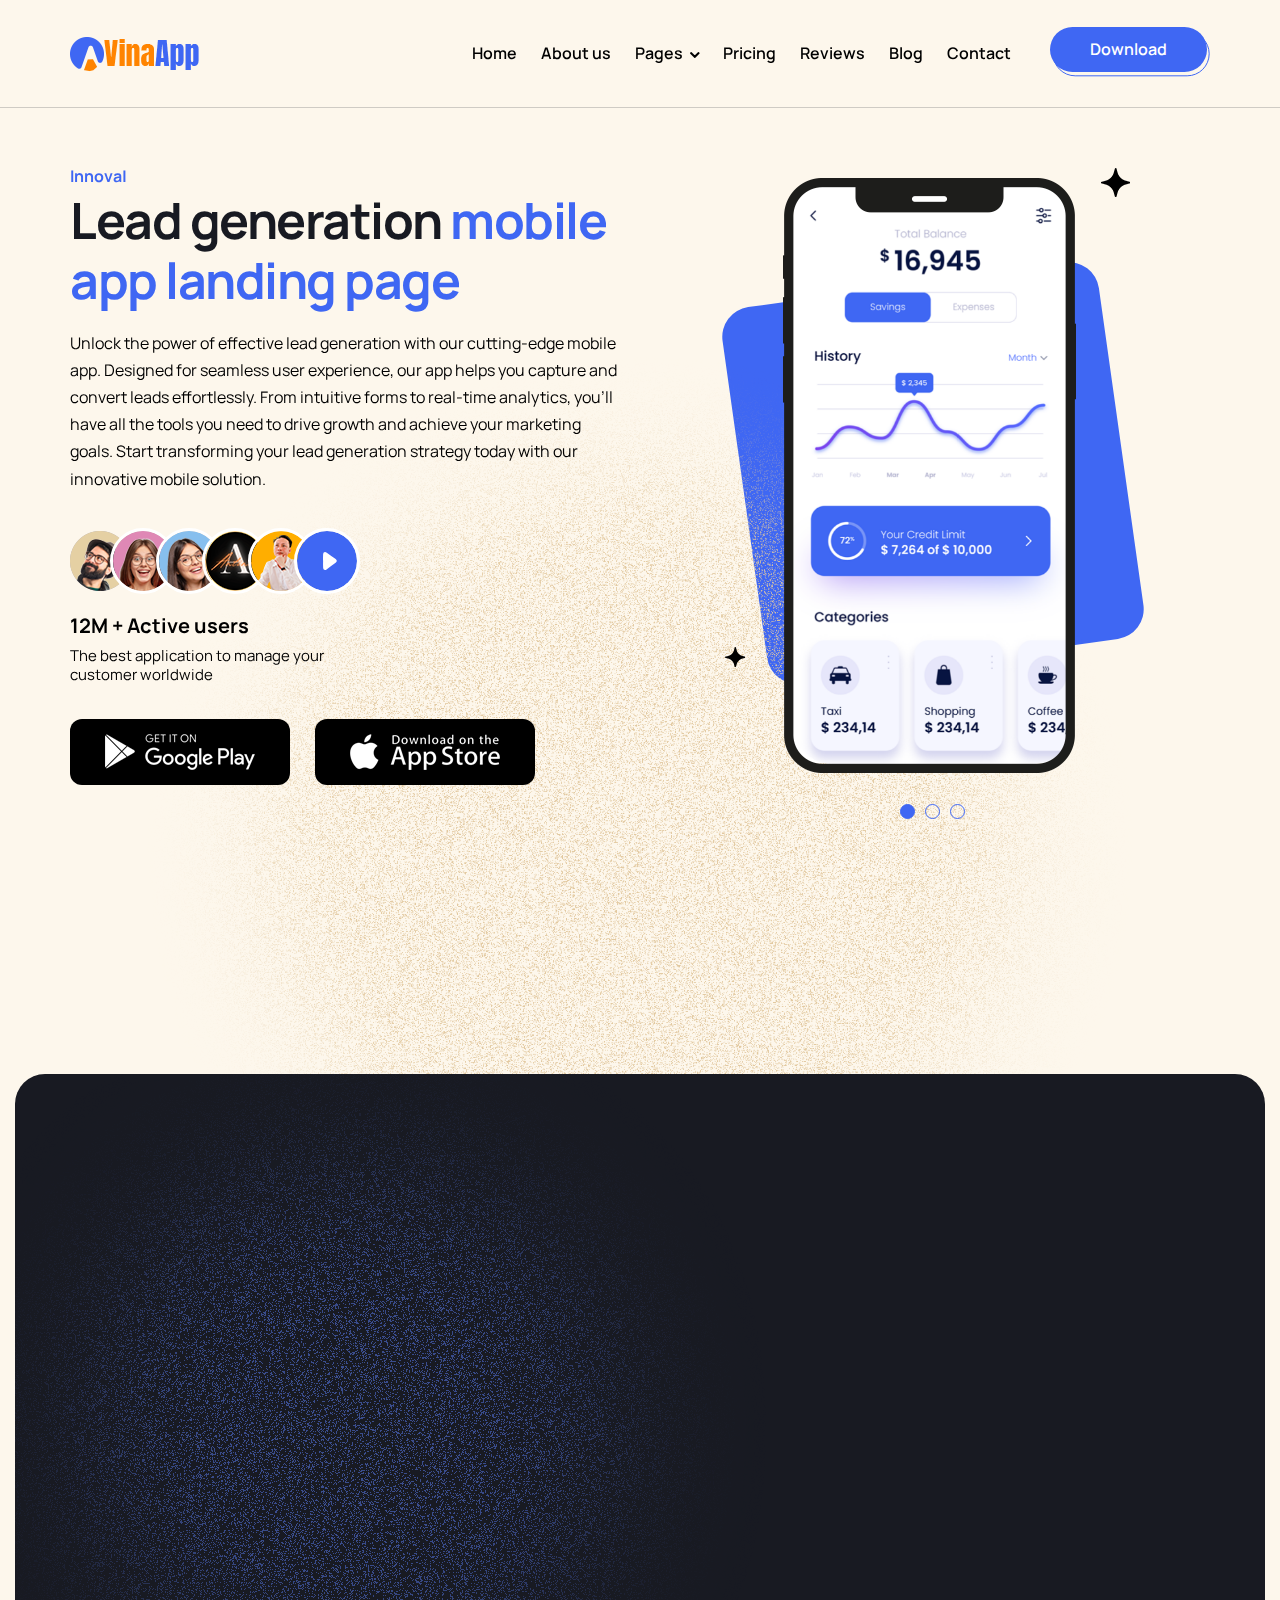
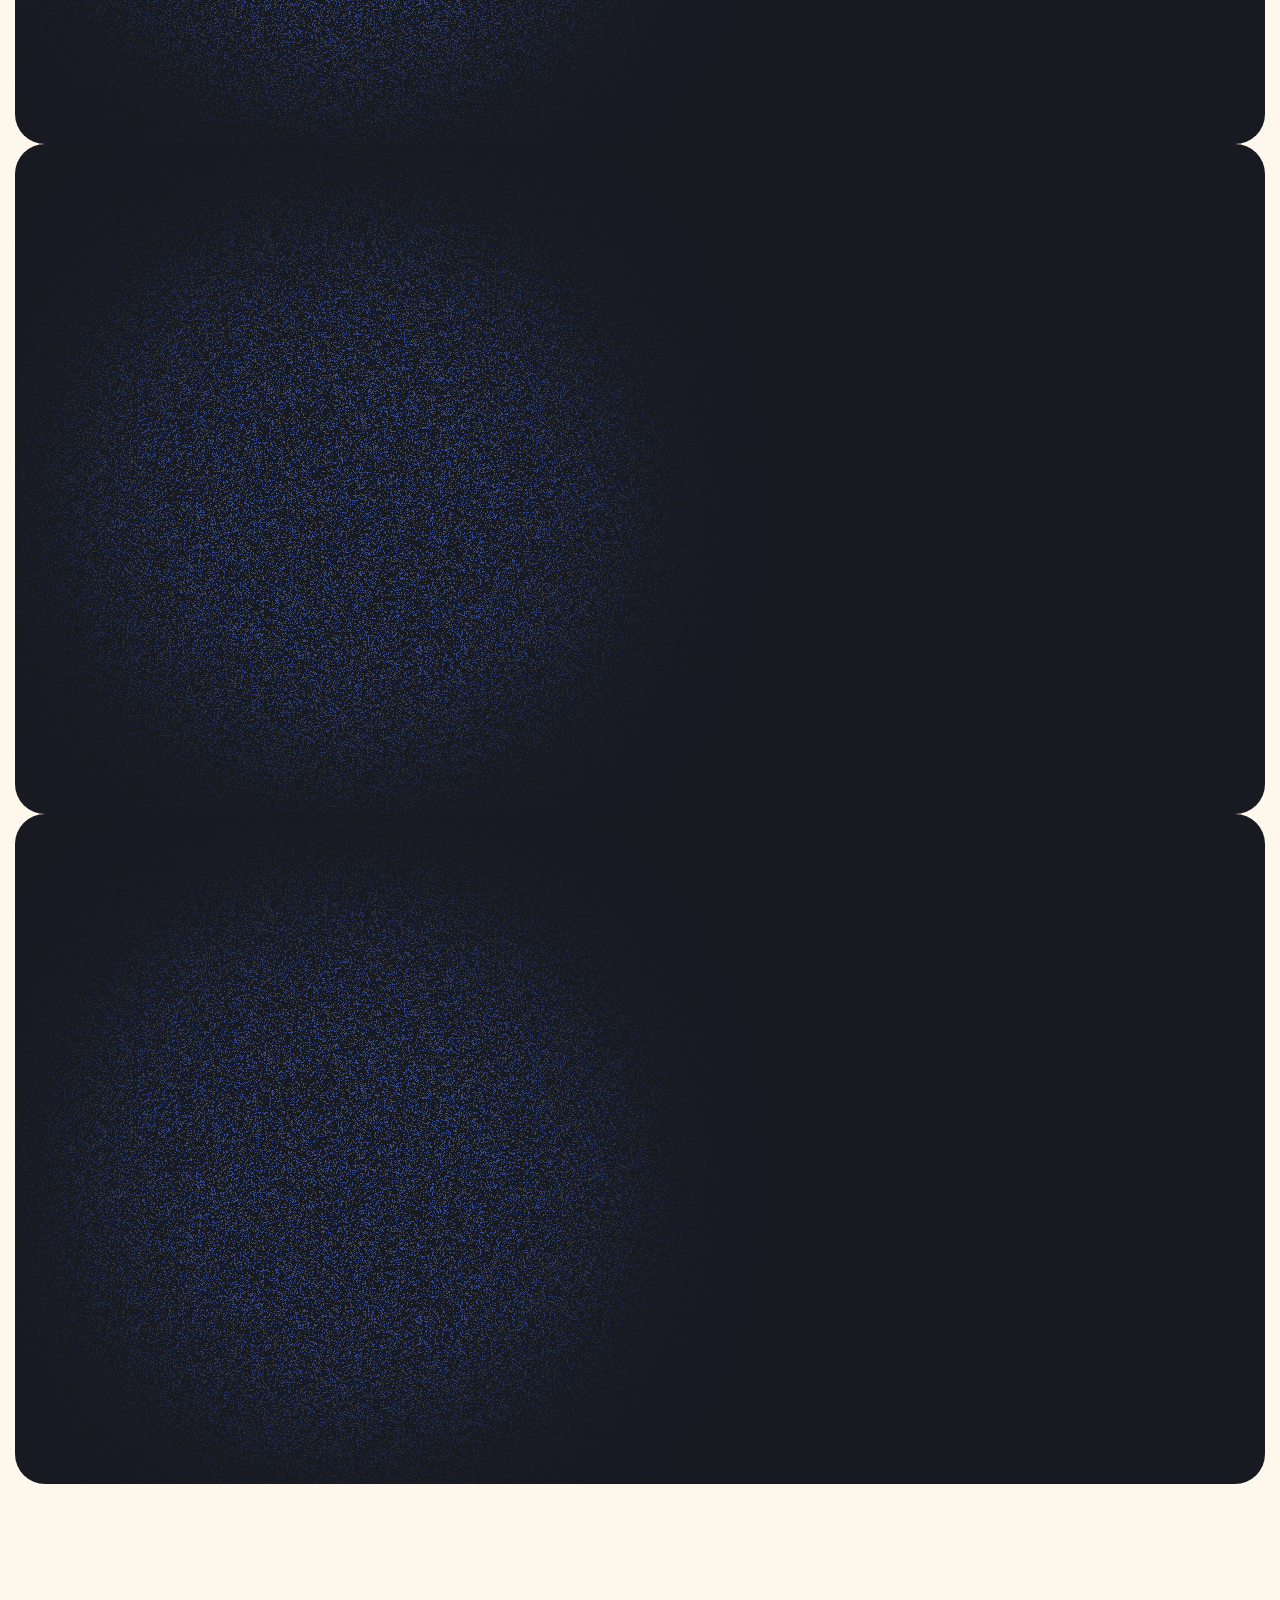
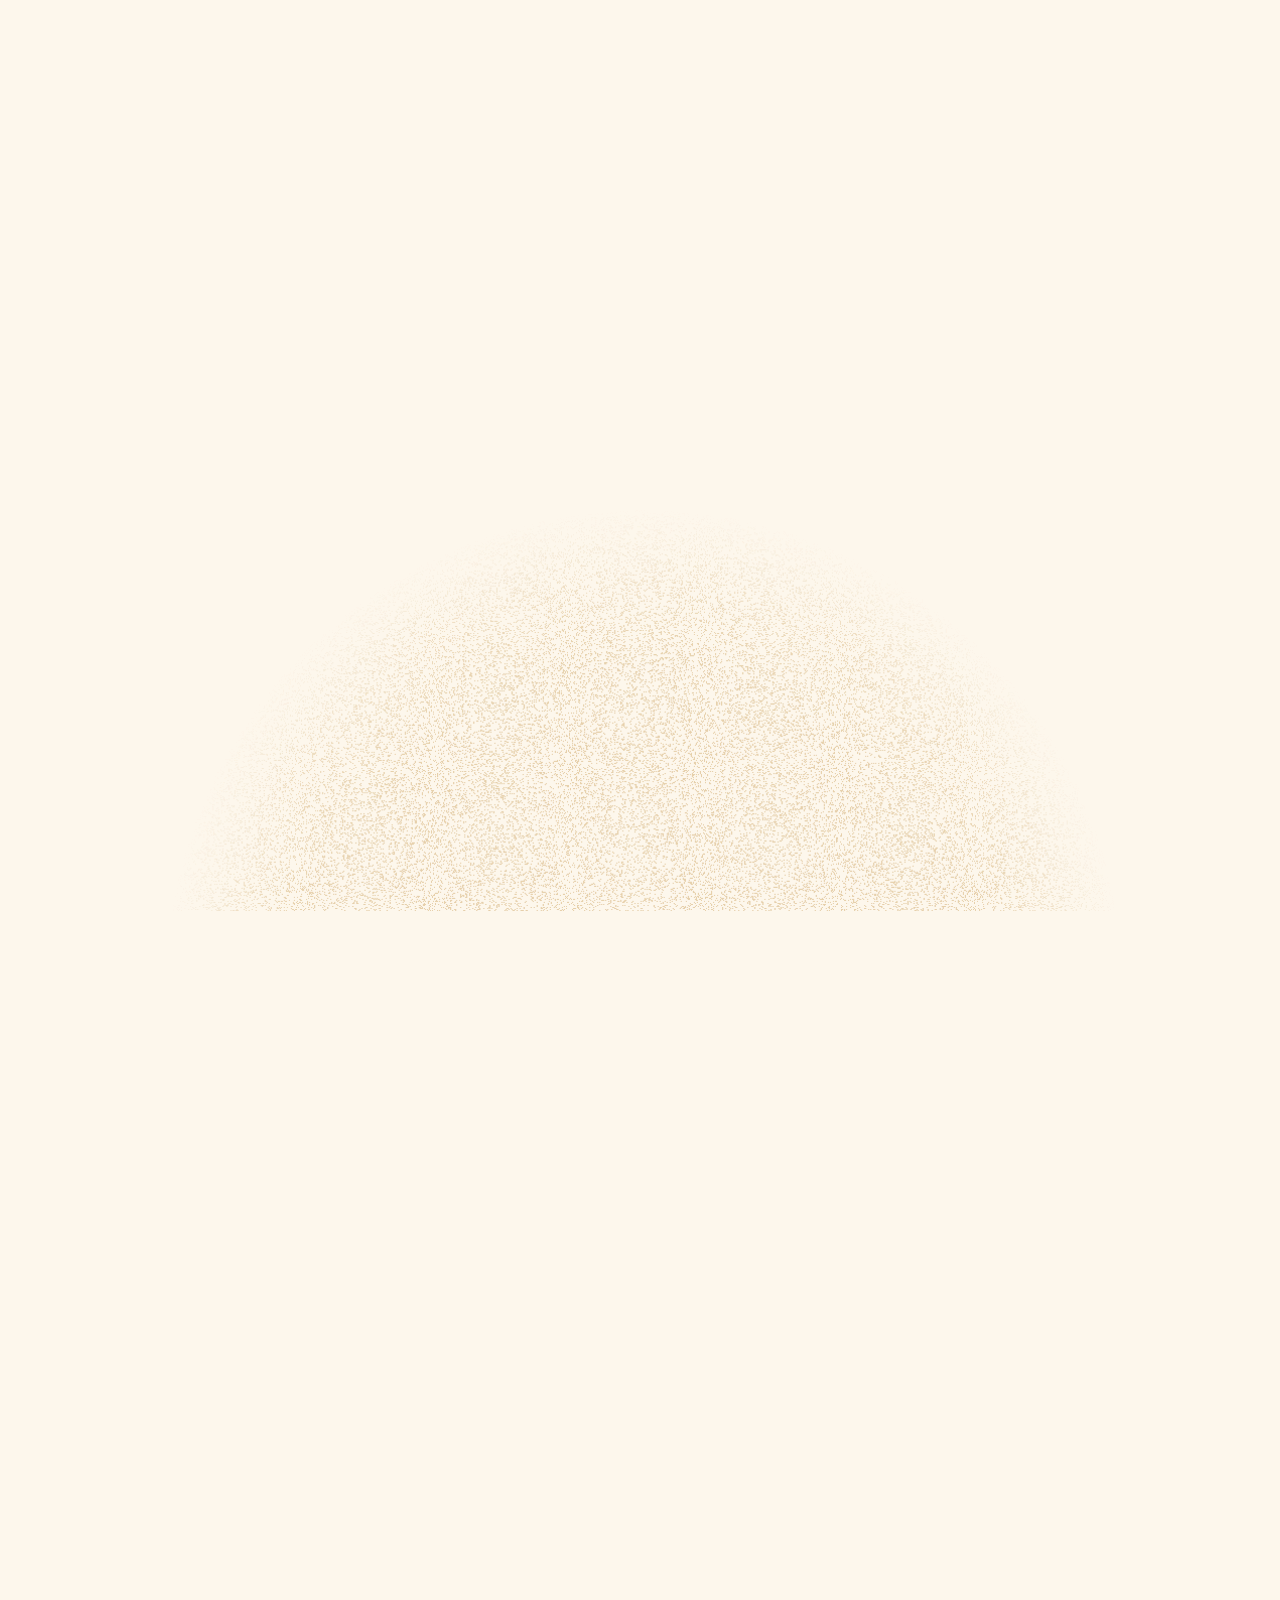
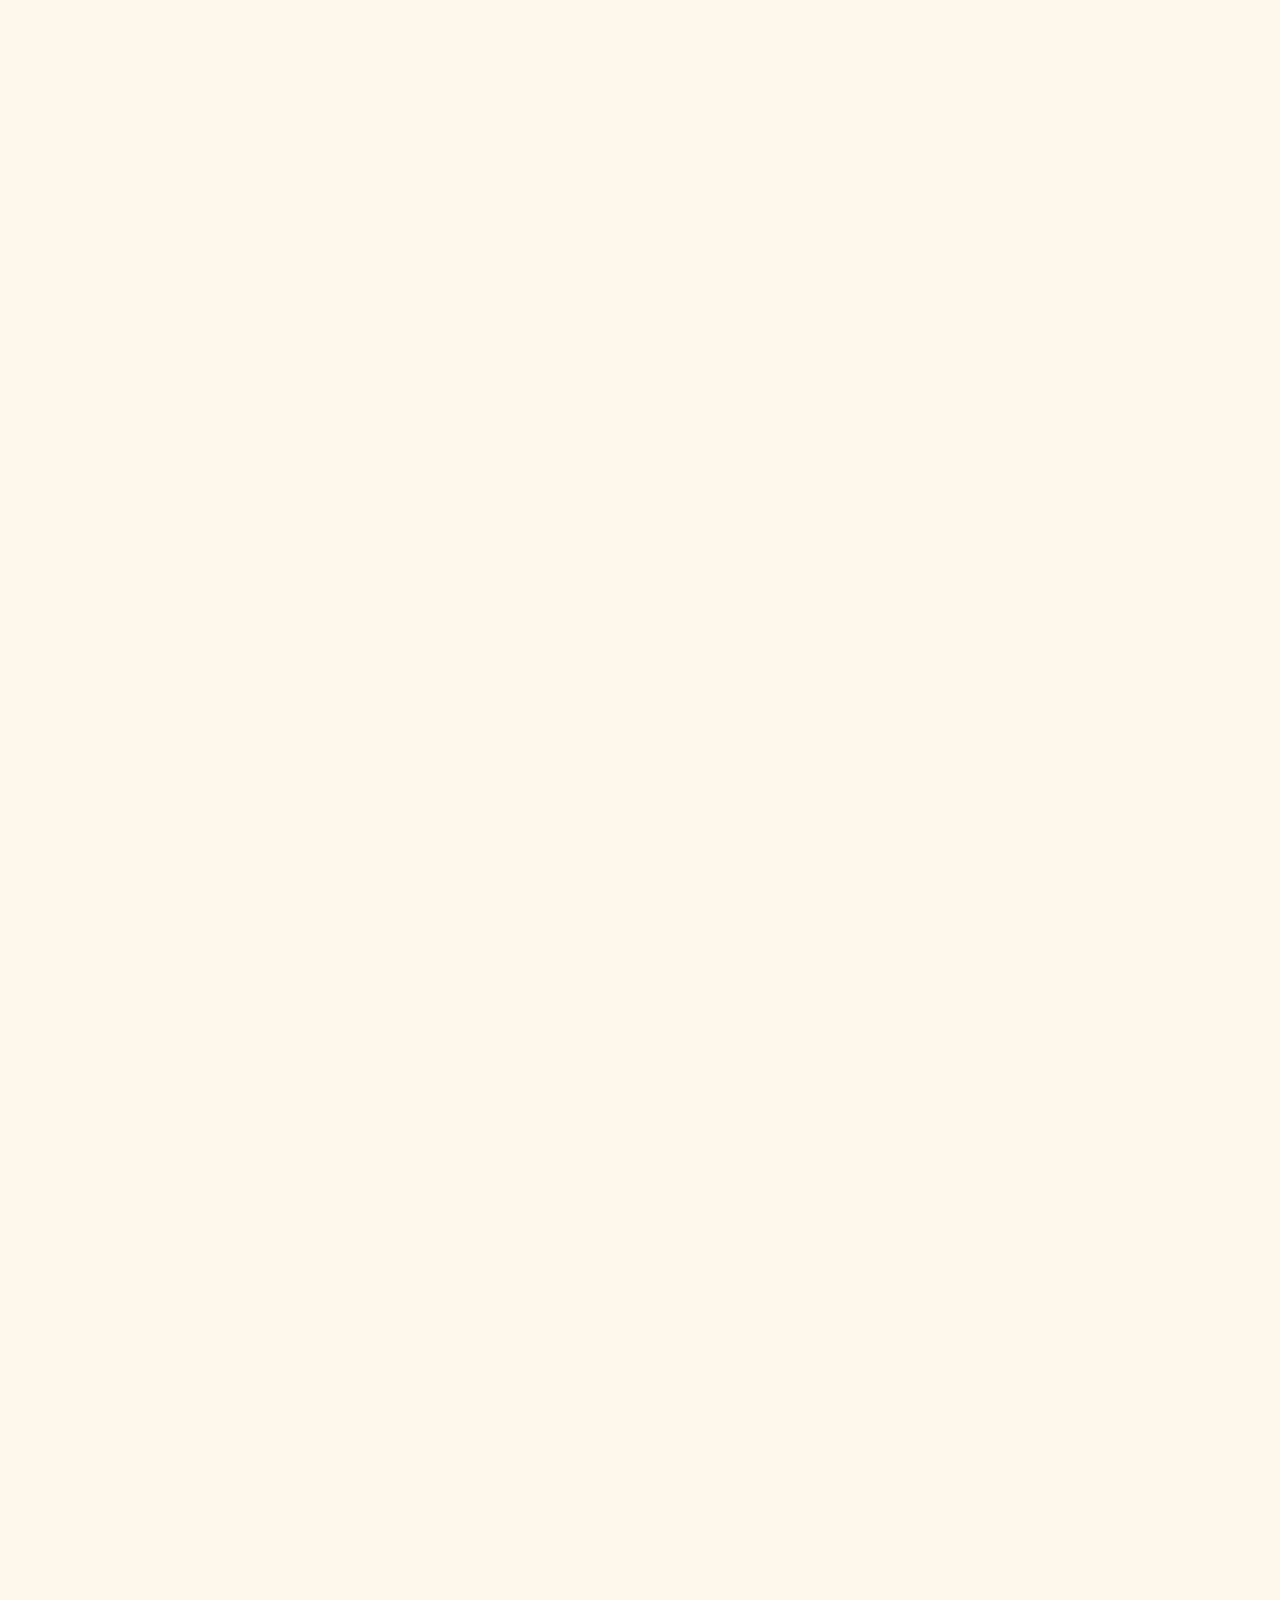
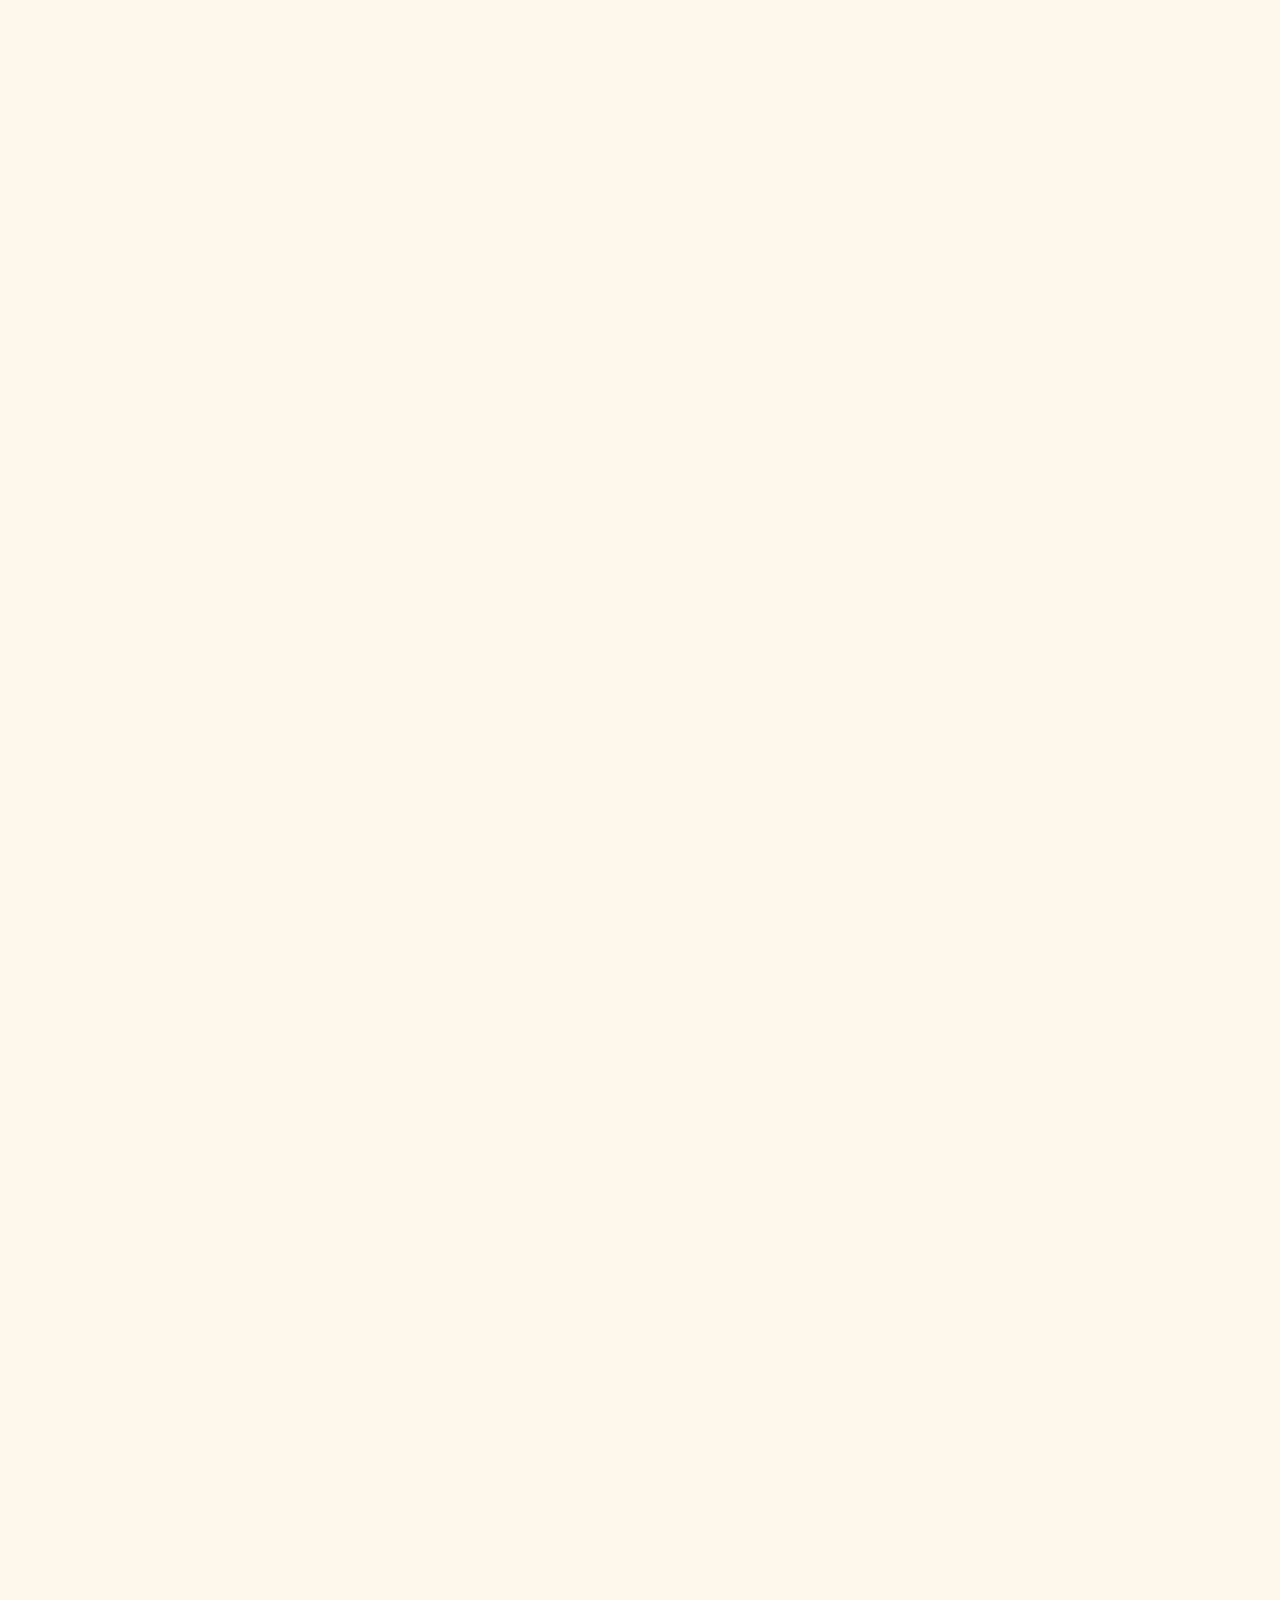
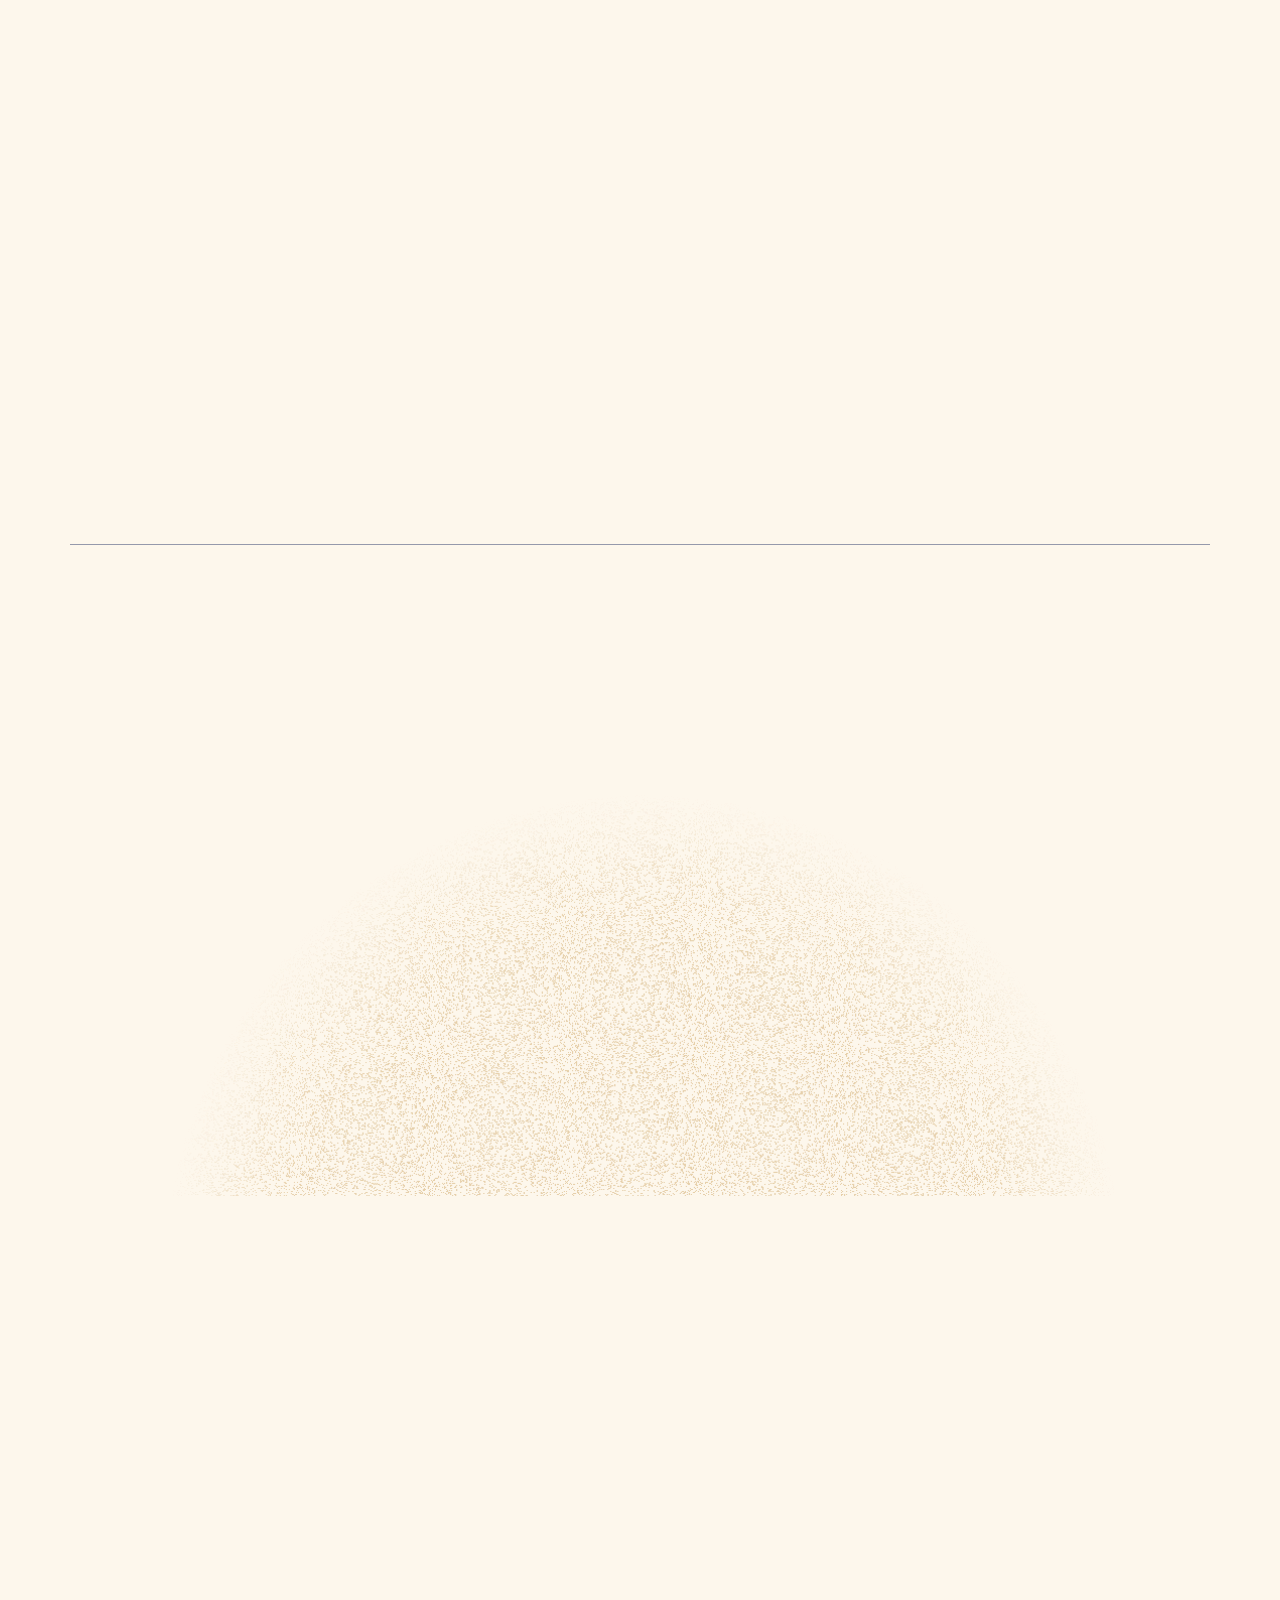
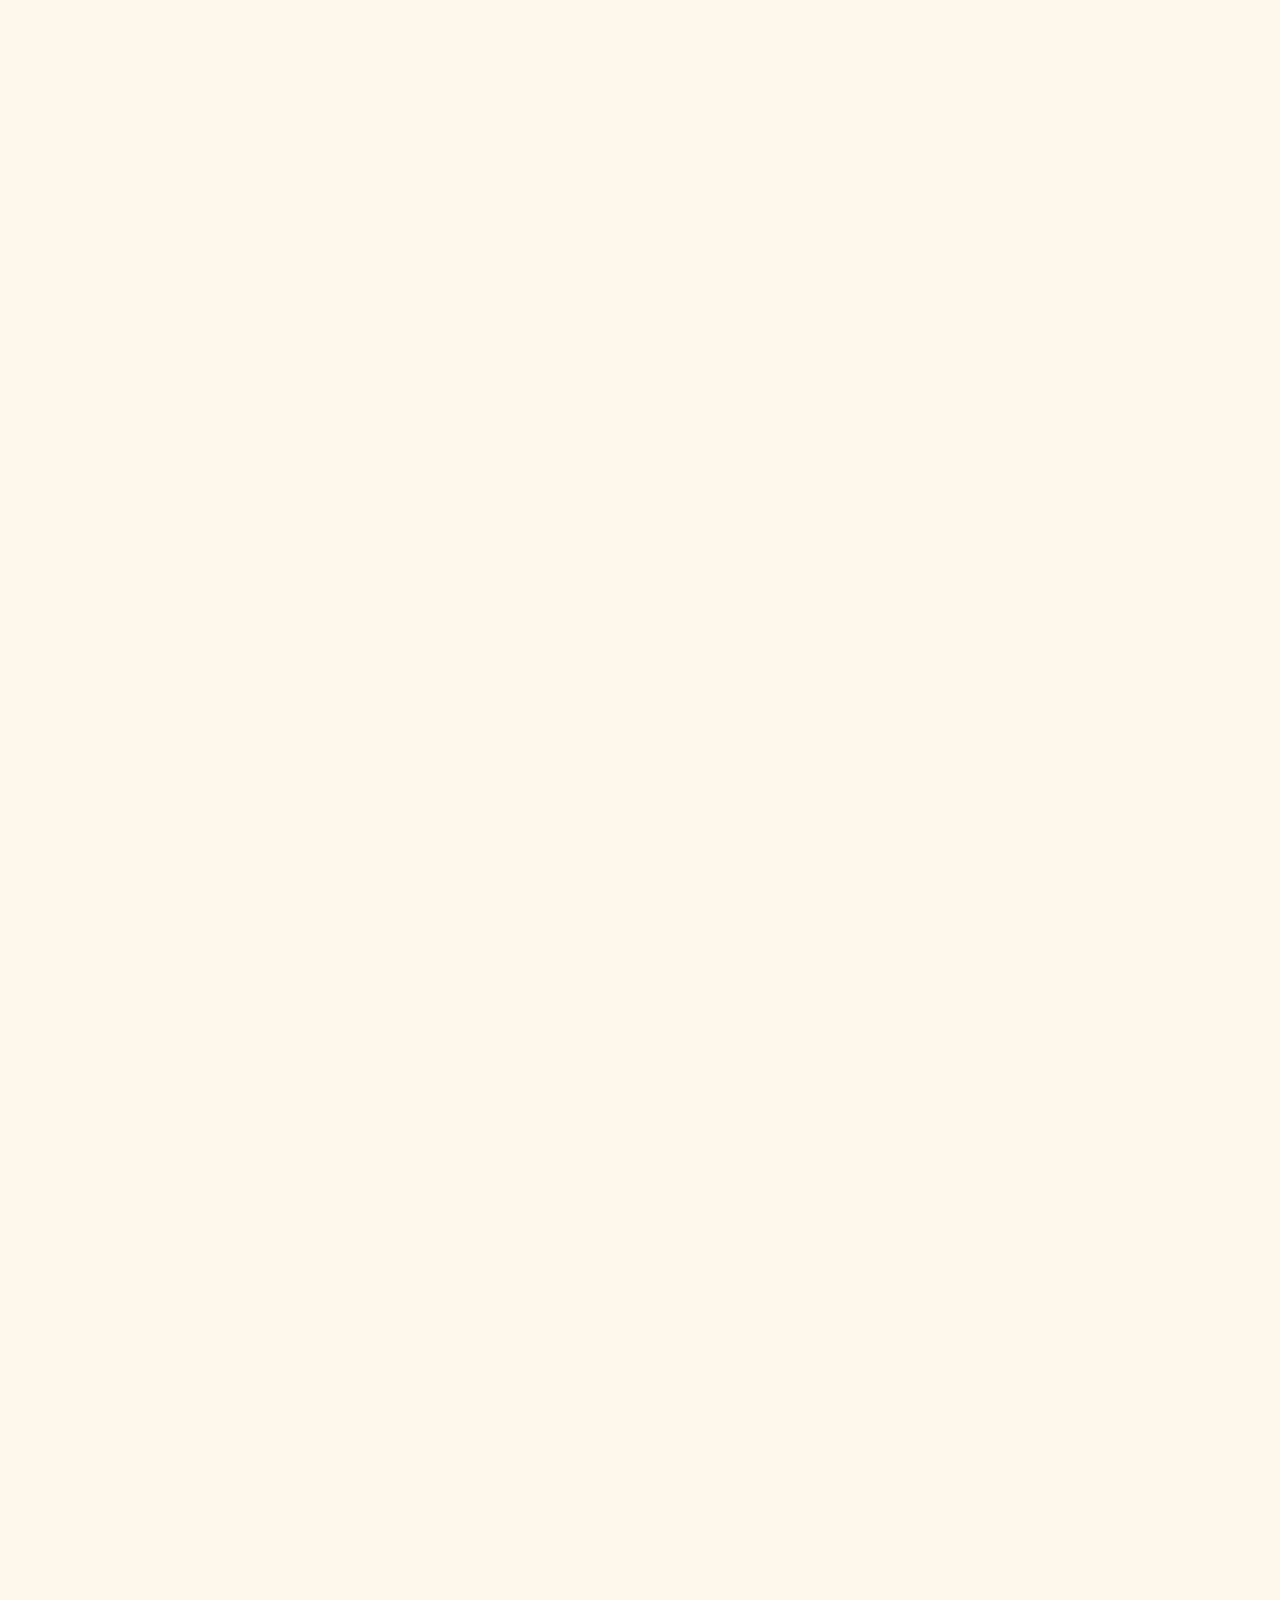
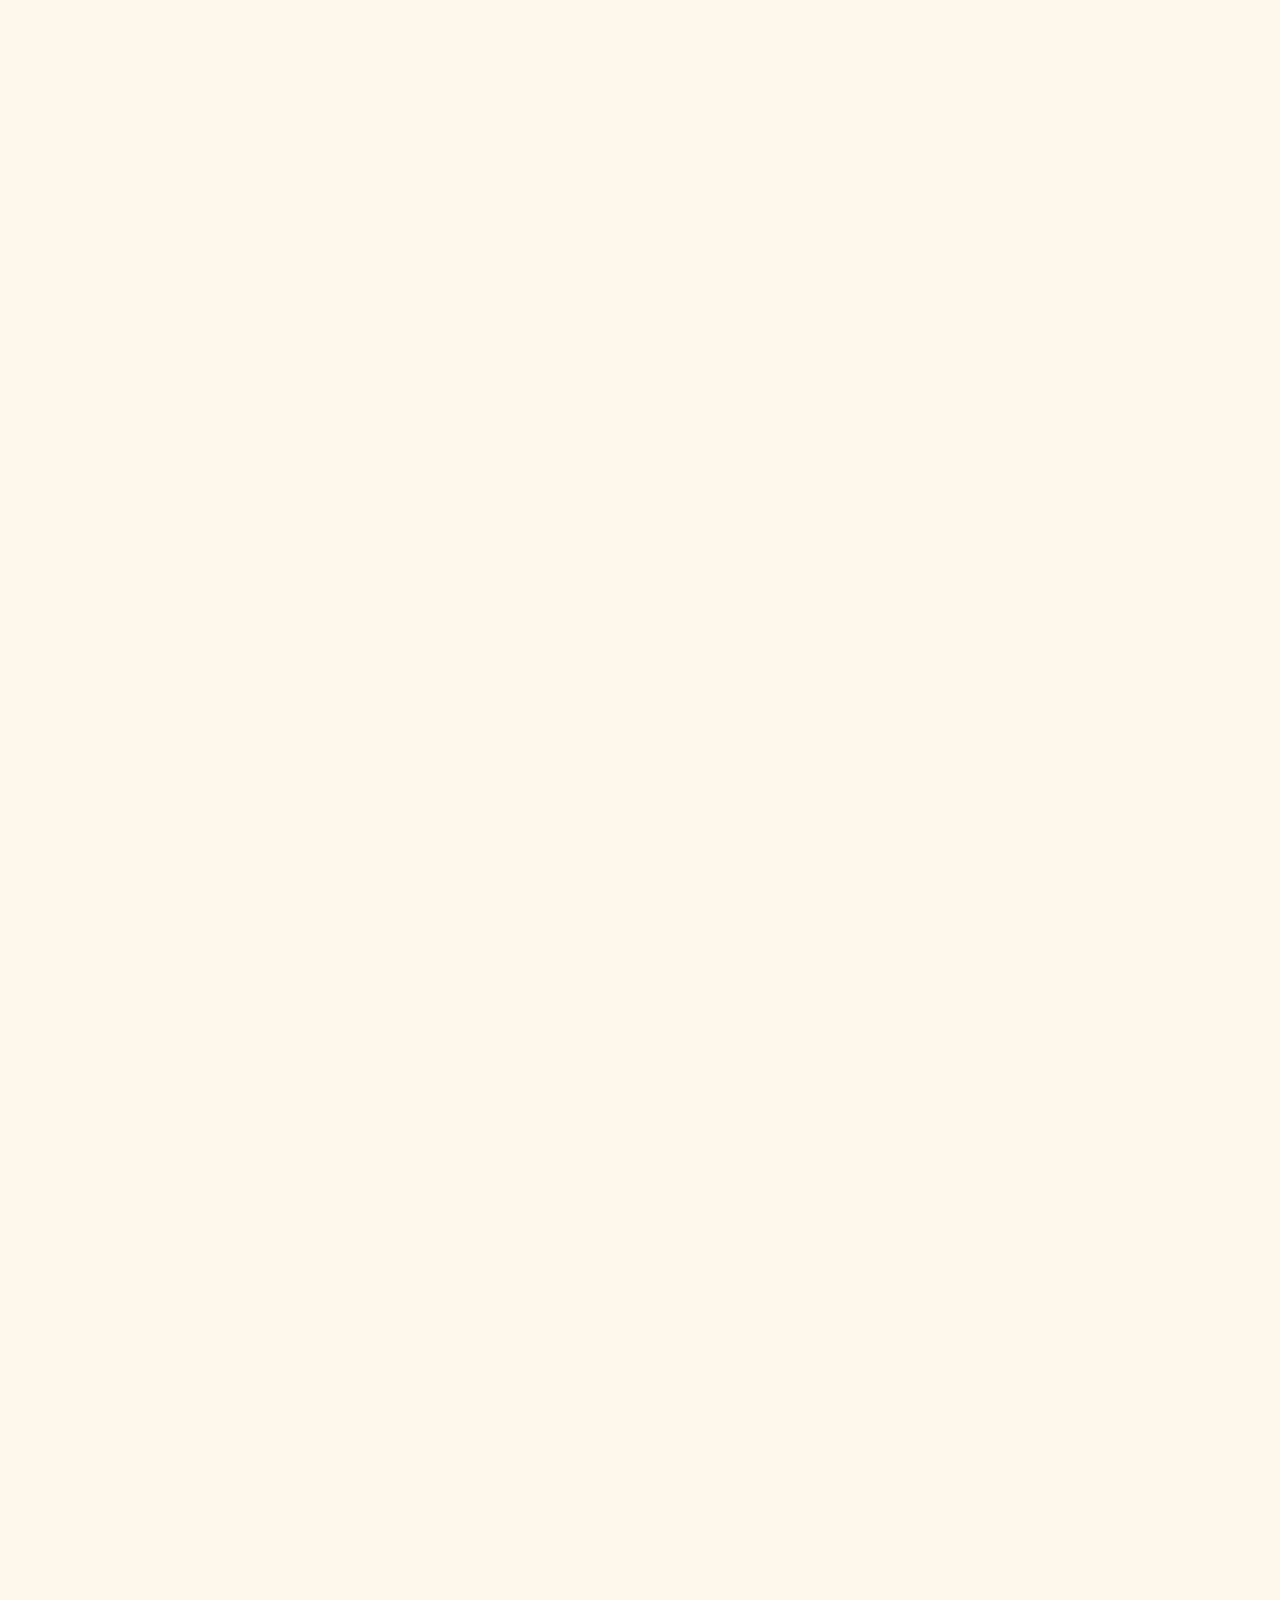
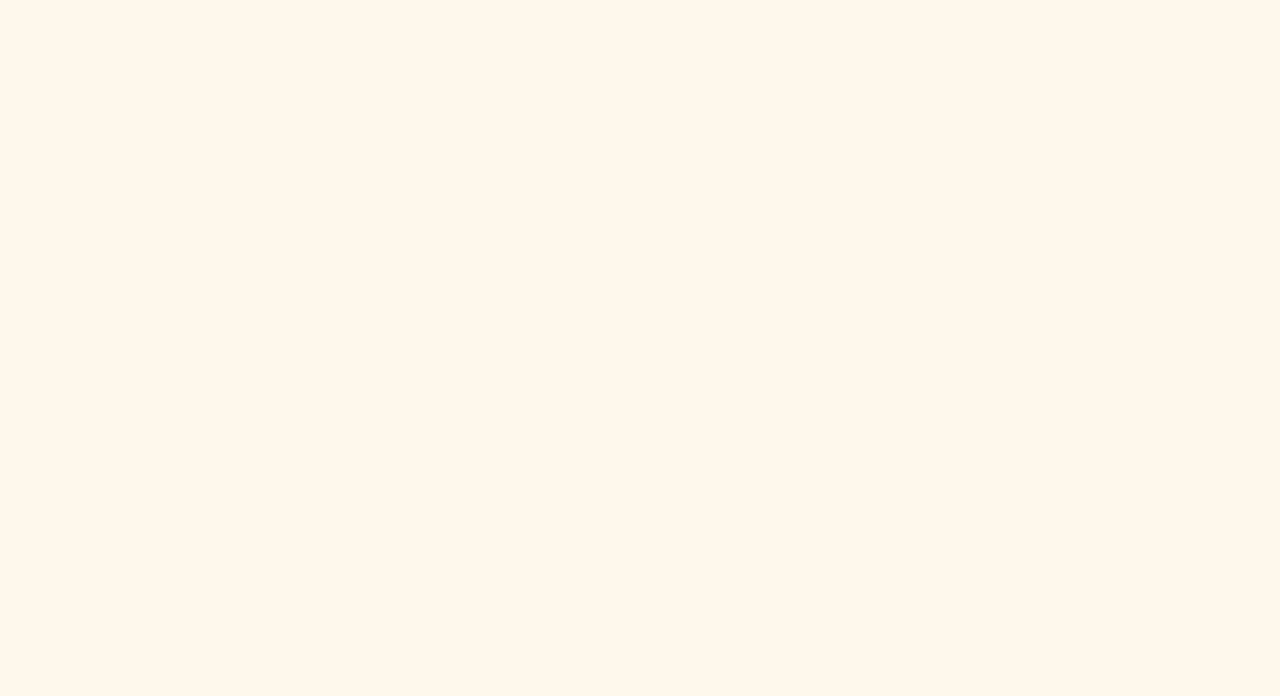
<file: index.html>
<!DOCTYPE html>
<html lang="en">

<head>

  <meta charset="UTF-8">
  <meta http-equiv="X-UA-Compatible" content="IE=edge">
  <meta name="viewport" content="width=device-width, initial-scale=1.0">
  <title>VinaApp</title>

  <!-- icofont-css-link -->
  <link rel="stylesheet" href="css/icofont.min.css">
  <!-- Owl-Carosal-Style-link -->
  <link rel="stylesheet" href="css/owl.carousel.min.css">
  <!-- Bootstrap-Style-link -->
  <link rel="stylesheet" href="css/bootstrap.min.css">
  <!-- Aos-Style-link -->
  <link rel="stylesheet" href="css/aos.css">
  <!-- Coustome-Style-link -->
  <link rel="stylesheet" href="css/style.css">
  <!-- Responsive-Style-link -->
  <link rel="stylesheet" href="css/responsive.css">
  <!-- Favicon -->
  <link rel="shortcut icon" href="images/favicon.png" type="image/x-icon">

</head>

<body>

  <!-- Preloader -->
  <div id="preloader">
    <div id="loader"></div>
  </div>

  <!-- Header Start -->
  <header>
    <!-- container start -->
    <div class="container">
      <!-- navigation bar -->
      <nav class="navbar navbar-expand-lg">
           <a class="navbar-brand" href="index.html">
          <img src="images/logo.png" alt="VinaApp IT Solutions">
        </a>
        <button class="navbar-toggler" type="button" data-toggle="collapse" data-target="#navbarSupportedContent"
          aria-controls="navbarSupportedContent" aria-expanded="false" aria-label="Toggle navigation">
          <span class="navbar-toggler-icon">
            <!-- <i class="icofont-navigation-menu ico_menu"></i> -->
            <span class="toggle-wrap">
              <span class="toggle-bar"></span>
            </span>
          </span>
        </button>

        <div class="collapse navbar-collapse" id="navbarSupportedContent">
          <ul class="navbar-nav ml-auto">

          	<!-- secondery menu start -->
            <li class="nav-item">
              <a class="nav-link" href="index.html">Home</a>
            </li>
            <!-- secondery menu end -->


            <li class="nav-item">
              <a class="nav-link" href="about.html">About us</a>
            </li>

            <!-- secondery menu start -->
            <li class="nav-item has_dropdown">
              <a class="nav-link" href="#">Pages</a>
              <span class="drp_btn"><i class="icofont-rounded-down"></i></span>
              <div class="sub_menu">
                <ul>
                  <li><a href="blog-list.html">Blog List</a></li>
                  <li><a href="blog-detail.html">Single Blog</a></li>
                  <li><a href="sign-in.html">Sign In</a></li>
                  <li><a href="sign-up.html">Sign Up</a></li>
                </ul>
              </div>
            </li>
            <!-- secondery menu end -->


            <li class="nav-item">
              <a class="nav-link" href="pricing.html">Pricing</a>
            </li>
            <li class="nav-item">
              <a class="nav-link" href="reviews.html">Reviews</a>
            </li>
            <li class="nav-item">
              <a class="nav-link" href="blog-list.html">Blog</a>
            </li>
            <li class="nav-item">
              <a class="nav-link" href="contact.html">Contact</a>
            </li>
            <li class="nav-item">
              <div class="btn_block">
                <a class="nav-link dark_btn" href="contact.html">Download</a>
                <div class="btn_bottom"></div>
              </div>
            </li>
          </ul>
        </div>
      </nav>
      <!-- navigation end -->
    </div>
    <!-- container end -->
  </header>

  <!-- Banner-Section-Start -->
  <section class="banner_section">
    <!-- container start -->
    <div class="container">
      <!-- row start -->
      <div class="row">
        <div class="col-lg-6 col-md-12" data-aos="fade-up" data-aos-duration="1500">
          <!-- banner text -->
          <div class="banner_text">
            <!-- typed text -->
            <div class="type-wrap">
              <!-- add static words/sentences here (i.e. text that you don't want to be removed)-->
              <span id="typed" style="white-space:pre;" class="typed">
              </span>
            </div>
            <!-- h1 -->
            <h1>Lead generation <span>mobile
                app landing page</span></h1>
            <!-- p -->
            <p>
              Unlock the power of effective lead generation with our cutting-edge mobile app. Designed for seamless user experience, our app helps you capture and convert leads effortlessly. From intuitive forms to real-time analytics, you'll have all the tools you need to drive growth and achieve your marketing goals. Start transforming your lead generation strategy today with our innovative mobile solution.
            </p>
          </div>

          <!-- users -->
          <div class="used_app">
            <ul>
              <li><img src="images/banavt1.png" alt="image"></li>
              <li><img src="images/banavt2.png" alt="image"></li>
              <li><img src="images/banavt3.png" alt="image"></li>
              <li><img src="images/banavt4.png" alt="image"></li>
              <li><img src="images/banavt5.png" alt="image"></li>
              <li>
                <a href="#" class="popup-youtube play-button"
                  data-url="https://www.youtube.com/embed/YkmD6qmlOmw?autoplay=1&mute=1" data-toggle="modal" data-target="#myModal" title="XJj2PbenIsU"><img src="images/play.svg" alt="img"></a>
              </li>
            </ul>
            <h3>12M + Active users</h3>
            <p>The best application to manage your <br> customer worldwide</p>
          </div>

          <!-- app buttons -->
          <ul class="app_btn">
            <li>
              <a href="#">
                <img class="blue_img" src="images/googleplay.png" alt="image">
              </a>
            </li>
            <li>
              <a href="#">
                <img class="blue_img" src="images/appstorebtn.png" alt="image">
              </a>
            </li>
          </ul>
        </div>

        <!-- banner slides start -->
        <div class="col-lg-6 col-md-12" >
          <div class="banner_slider">
            <div class="left_icon">
              <img src="images/smallStar.png" alt="image">
            </div>
            <div class="right_icon">
              <img src="images/bigstar.png" alt="image">
            </div>
            <div id="frmae_slider" class="owl-carousel owl-theme">
              <div class="item">
                <div class="slider_img">
                  <img src="images/bannerScreen.png" alt="image">
                </div>
              </div>
              <div class="item">
                <div class="slider_img">
                  <img src="images/bannerScreen2.png" alt="image">
                </div>
              </div>
              <div class="item">
                <div class="slider_img">
                  <img src="images/bannerScreen3.png" alt="image">
                </div>
              </div>
            </div>
            <div class="slider_frame">
              <img src="images/iphonescren.png" alt="image">
            </div>
          </div>
        </div>
        <!-- banner slides end -->

      </div>
      <!-- row end -->
      <!-- Spin Diveder Start -->
      <div class="spinBlock" data-aos="fade-up" data-aos-duration="1500">
        <span class="star"><img src="images/smallStar.png" alt="image"></span>
        <div class="spin_box" id="scrollButton">
          <span class="downsign">
            <i class="icofont-long-arrow-down"></i>
          </span>
          <div class="spin-text">
            <img src="images/12mtext.png" alt="image">
          </div>
        </div>
        <span class="star"><img src="images/smallStar.png" alt="image"></span>
      </div>
      <!-- Spin Diveder End -->
    </div>
    <!-- container end -->
  </section>
  <!-- Banner-Section-end -->

  <!-- Task-App-Section-Start -->
  <section class="row_am task_app_section">
    <!-- Task Block start -->
    <div class="task_block">
      <div class="dotes_blue"><img src="images/blue_dotes.png" alt="image"></div>
      <!-- row start -->
      <div class="row">
        <div class="col-md-6">
          <!-- task images -->
          <div class="task_img" data-aos="fade-in" data-aos-duration="1500">
            <div class="frame_img">
              <img src="images/feature1a.png" alt="image">
            </div>
            <div class="screen_img">
              <img class="moving_animation" src="images/feature1b.png" alt="image">
            </div>
          </div>
        </div>
        <div class="col-md-6">
          <!-- task text -->
          <div class="task_text">
            <div class="section_title white_text" data-aos="fade-up" data-aos-duration="1500" data-aos-delay="100">
              <span class="title_badge">Unique Features</span>
              <span class="icon">
                <img src="images/feature-icon1.png" alt="image">
              </span>
              <!-- h2 -->
              <h2>TStreamline Task Creation and Management</h2>
              <!-- p -->
              <p>
                Effortlessly create and manage tasks with our intuitive platform. Designed to simplify your workflow, our tool lets you organize, assign, and track tasks with ease. Enjoy seamless integration, real-time updates, and efficient task management to boost productivity and keep your projects on track. Transform how you handle tasks and achieve your goals with ease.
              </p>
            </div>
          </div>
        </div>
      </div>
      <!-- row end -->
    </div>
    <!-- Task Block end -->
    <!-- Task Block start -->
    <div class="task_block">
      <div class="dotes_blue"><img src="images/blue_dotes.png" alt="image"></div>
      <!-- row start -->
      <div class="row">
        <div class="col-md-6">
          <!-- task images -->
          <div class="task_img" data-aos="fade-in" data-aos-duration="1500">
            <div class="frame_img">
              <img src="images/feature2a.png" alt="image">
            </div>
            <div class="screen_img">
              <img class="moving_animation" src="images/feature2b.png" alt="image">
            </div>
          </div>
        </div>
        <div class="col-md-6">
          <!-- task text -->
          <div class="task_text">
            <div class="section_title white_text" data-aos="fade-up" data-aos-duration="1500" data-aos-delay="100">
              <span class="title_badge">Unique Features</span>
              <span class="icon">
                <img src="images/feature-icon2.png" alt="image">
              </span>
              <!-- h2 -->
              <h2>Transform Your Brand with Digital Marketing</h2>
              <!-- p -->
              <p>
                Unlock the full potential of your brand with our comprehensive digital marketing services. From targeted advertising and social media management to content creation and email campaigns, our strategies are designed to boost your online presence and drive engagement. Leverage data-driven insights and innovative techniques to reach your audience effectively and achieve measurable results. Partner with us to elevate your digital marketing and stand out in the competitive landscape.
              </p>
            </div>
          </div>
        </div>
      </div>
      <!-- row end -->
    </div>
    <!-- Task Block end -->
    <!-- Task Block start -->
    <div class="task_block">
      <div class="dotes_blue"><img src="images/blue_dotes.png" alt="image"></div>
      <!-- row start -->
      <div class="row">
        <div class="col-md-6">
          <!-- task images -->
          <div class="task_img" data-aos="fade-in" data-aos-duration="1500">
            <div class="frame_img">
              <img src="images/feature3a.png" alt="image">
            </div>
            <div class="screen_img">
              <img class="moving_animation" src="images/feature3b.png" alt="image">
            </div>
          </div>
        </div>
        <div class="col-md-6">
          <!-- task text -->
          <div class="task_text">
            <div class="section_title white_text" data-aos="fade-up" data-aos-duration="1500" data-aos-delay="100">
              <span class="title_badge">Unique Features</span>
              <span class="icon">
                <img src="images/feature-icon3.png" alt="image">
              </span>
              <!-- h2 -->
              <h2>Enhance Your Online Visibility with Expert SEO</h2>
              <!-- p -->
              <p>
                Maximize your website’s potential with our expert SEO services. Our tailored approach focuses on optimizing your site’s performance, improving search engine rankings, and driving organic traffic. Through thorough keyword research, on-page optimization, and link-building strategies, we ensure your website stands out in search results and attracts the right audience. Invest in our SEO expertise to enhance your online presence and achieve long-term growth.
              </p>
            </div>
          </div>
        </div>
      </div>
      <!-- row end -->
    </div>
    <!-- Task Block end -->
  </section>
  <!-- Task-App-Section-end -->

  <!-- Page Wraper -->
  <div class="page_wrapper">

    <!-- About Us Start-->
    <section class="about_section row_am">
      <div class="container">
        <div class="section_title" data-aos="fade-up" data-aos-duration="1500">
          <span class="title_badge mb-1">About us</span>
          <h2>Application with the best <img src="images/mobileicon.png" alt="image"> user <br>
            interface convert <span><img src="images/usericon.png" alt="image"> visitor</span> into <span><img
                src="images/magnet.png" alt="image"> leads</span></h2>
        </div>
        <div class="row">
          <div class="col-lg-4 col-md-6">
            <ul class="app_statstic" id="counter" data-aos="fade-in" data-aos-duration="1500">
              <li data-aos="fade-up" data-aos-duration="1500">
                <div class="text">
                  <p><span class="counter-value" data-count="17">0</span><span>M+</span></p>
                  <p>Download</p>
                </div>
              </li>
              <li data-aos="fade-up" data-aos-duration="1500">
                <div class="text">
                  <p><span class="counter-value" data-count="2300">1500</span><span>+</span></p>
                  <p>Reviews</p>
                </div>
              </li>
              <li data-aos="fade-up" data-aos-duration="1500">
                <div class="text">
                  <p><span class="counter-value" data-count="150">0</span><span>+</span></p>
                  <p>Countries</p>
                </div>
              </li>
              <li data-aos="fade-up" data-aos-duration="1500">
                <div class="text">
                  <p><span class="counter-value" data-count="08">0 </span><span>M+</span></p>
                  <p>Followers</p>
                </div>
              </li>
            </ul>
          </div>
          <div class="col-lg-4 col-md-6">
            <div class="abtImg text-center" data-aos="fade-up" data-aos-duration="1500">
              <img src="images/appscreen.png" alt="image">
            </div>
          </div>
          <div class="col-lg-4">
            <p data-aos="fade-up" data-aos-duration="1500">Elevate your user experience with our cutting-edge application designed to transform visitors into valuable leads. Featuring a top-tier image user interface, our platform engages users with visually compelling design and intuitive navigation. Seamlessly capture and convert visitor interest into actionable leads with ease. Discover the power of exceptional design in driving conversions and enhancing your business growth.</p>
            <div class="video_block" data-aos="fade-up" data-aos-duration="1500">
              <img class="thumbnil" src="images/applicationvideothumb.png" alt="image">
              <div class="playBtn">
                <a href="#" class="popup-youtube play-button play_icon"
                  data-url="https://www.youtube.com/embed/YkmD6qmlOmw?autoplay=1&mute=1" data-toggle="modal" data-target="#myModal" title="XJj2PbenIsU"><img src="images/play_white.svg" alt="img"></a>
                <img class="spin_text" src="images/playvideotext.png" alt="image">
              </div>
            </div>
            <div class="btn_block" data-aos="fade-up" data-aos-duration="1500">
              <a href="contact.html" class="btn puprple_btn ml-0">START FREE TRIAL</a>
              <div class="btn_bottom"></div>
            </div>
          </div>
        </div>
      </div>
    </section>
    <!-- About Us End -->

    <!-- Text List flow Section Start -->
    <div class="text_list_section row_am" data-aos="fade-in" data-aos-duration="1500">
      <div class="container">
        <span class="title_badge down_fix">Why choose our app</span>
      </div>
      <div class="slider_block">
        <div class="owl-carousel owl-theme" id="text_list_flow">
          <div class="item">
            <div class="text_block">
              <span>Multiple campaigns </span>
              <span class="mark_star">•</span>
            </div>
          </div>
          <div class="item">
            <div class="text_block">
              <span>User friendly</span>
              <span class="mark_star">•</span>
            </div>
          </div>
          <div class="item">
            <div class="text_block">
              <span>Advanced analytics </span>
              <span class="mark_star">•</span>
            </div>
          </div>
          <div class="item">
            <div class="text_block">
              <span> Task management</span>
              <span class="mark_star">•</span>
            </div>
          </div>
          <div class="item">
            <div class="text_block">
              <span> Event Scheduler</span>
              <span class="mark_star">•</span>
            </div>
          </div>
          <div class="item">
            <div class="text_block">
              <span> Group Video Calls</span>
              <span class="mark_star">•</span>
            </div>
          </div>
          <div class="item">
            <div class="text_block">
              <span>Live Chat</span>
              <span class="mark_star">•</span>
            </div>
          </div>
          <div class="item">
            <div class="text_block">
              <span>Activity Streem</span>
              <span class="mark_star">•</span>
            </div>
          </div>
        </div>
      </div>
    </div>
    <!-- Text List flow Section End -->

    <!-- Service Section Start -->
    <section class="row_am service_section">
      <div class="container">
        <div class="section_title" data-aos="fade-up" data-aos-duration="1500">
          <span class="title_badge mb-1">Services</span>
          <h2>Premium <span>services</span> of <br>
            our application</h2>
        </div>
        <div class="row service_blocks">
          <div class="col-md-6">
            <div class="service_text" data-aos="fade-up" data-aos-duration="1500">
              <div class="service_badge"><i class="icofont-tasks-alt"></i>
                <span>Task Manage</span>
              </div>
              <h2><span>Task creation</span> & manage <br>
                Simplify your workflow</h2>
              <p>Elevate your business with our premium services, combining cutting-edge technology with a user-friendly design. Experience enhanced performance and efficiency that drives success.</p>
              <ul class="listing_block">
                <li>
                  <div class="icon">
                    <span><i class="icofont-ui-check"></i></span>
                  </div>
                  <div class="text">
                    <h3>Automate all task</h3>
                    <p>Streamline your workflow by automating tasks, saving time, and boosting productivity effortlessly.</p>
                  </div>
                </li>
                <li>
                  <div class="icon">
                    <span><i class="icofont-ui-check"></i></span>
                  </div>
                  <div class="text">
                    <h3>Get notified</h3>
                    <p>Stay updated with instant alerts, keeping you informed and responsive in real-time.</p>
                  </div>
                </li>
              </ul>
              <div class="btn_block">
                <a href="contact.html" class="btn puprple_btn ml-0">Start Free Trial</a>
                <div class="btn_bottom"></div>
              </div>
            </div>
          </div>
          <div class="col-md-6">
            <div class="img" data-aos="fade-up" data-aos-duration="1500">
              <img src="images/service1.png" alt="image">
            </div>
          </div>
        </div>
        <div class="row service_blocks flex-row-reverse">
          <div class="col-md-6">
            <div class="service_text right_side" data-aos="fade-up" data-aos-duration="1500">
              <div class="service_badge"><i class="icofont-ui-clock"></i>
                <span>Schedule Meeting</span>
              </div>
              <h2><span>Manage project</span> and
                Track Progress</h2>
              <p>Keep your projects on course with powerful tools for seamless management and real-time tracking.</p>
              <ul class="feature_list">
                <li>
                  <div class="icon">
                    <span><i class="icofont-check-circled"></i></span>
                  </div>
                  <div class="text">
                    <p>Project Planning and Organization</p>
                  </div>
                </li>
                <li>
                  <div class="icon">
                    <span><i class="icofont-check-circled"></i></span>
                  </div>
                  <div class="text">
                    <p>Real-Time Tracking and Reporting</p>
                  </div>
                </li>
                <li>
                  <div class="icon">
                    <span><i class="icofont-check-circled"></i></span>
                  </div>
                  <div class="text">
                    <p>Team Collaboration and Communication</p>
                  </div>
                </li>
              </ul>
              <div class="btn_block">
                <a href="contact.html" class="btn puprple_btn ml-0">Start Free Trial</a>
                <div class="btn_bottom"></div>
              </div>
            </div>
          </div>
          <div class="col-md-6">
            <div class="img" data-aos="fade-up" data-aos-duration="1500">
              <img src="images/service2.png" alt="image">
            </div>
          </div>
        </div>
        <div class="row service_blocks">
          <div class="col-md-6">
            <div class="service_text" data-aos="fade-up" data-aos-duration="1500">
              <div class="service_badge"><i class="icofont-list"></i> <span>History</span></div>
              <h2><span>Manage with Confidence</span> The Power of History in Our App</h2>
              <p>Our app’s history feature is designed to empower you with the tools needed to manage projects effectively. By providing a detailed record of actions, it ensures that you have full visibility and control over every aspect of your work.</p>
              <ul class="feature_list">
                <li>
                  <div class="icon">
                    <span><i class="icofont-check-circled"></i></span>
                  </div>
                  <div class="text">
                    <p>Comprehensive Activity Logs</p>
                  </div>
                </li>
                <li>
                  <div class="icon">
                    <span><i class="icofont-check-circled"></i></span>
                  </div>
                  <div class="text">
                    <p>Track Progress Over Time</p>
                  </div>
                </li>
                <li>
                  <div class="icon">
                    <span><i class="icofont-check-circled"></i></span>
                  </div>
                  <div class="text">
                    <p>Enhance Accountability and Transparency</p>
                  </div>
                </li>
              </ul>
              <div class="btn_block">
                <a href="#" class="btn puprple_btn ml-0">Start Free Trial</a>
                <div class="btn_bottom"></div>
              </div>
            </div>
          </div>
          <div class="col-md-6">
            <div class="img" data-aos="fade-up" data-aos-duration="1500">
              <img src="images/service3.png" alt="image">
            </div>
          </div>
        </div>
      </div>
    </section>
    <!-- Service Section End -->

    <!-- How It Work Section Start -->
    <section class="how_it_section white_text">
      <div class="how_it_inner" data-aos="fade-in" data-aos-duration="1500">
        <div class="dotes_blue"><img src="images/blue_dotes.png" alt="image"></div>
        <div class="container">
          <div class="section_title" data-aos="fade-up" data-aos-duration="1500">
            <span class="title_badge">Quick & easy</span>
            <h2>How it works in 3 steps</h2>
          </div>
          <div class="row">
            <div class="col-md-4">
              <div class="steps_block step_border" data-aos="fade-up" data-aos-duration="1500">
                <div class="steps">
                  <div class="icon">
                    <img src="images/howstep1.png" alt="image">
                  </div>
                  <div class="text">
                    <h3>Download app</h3>
                    <ul class="social">
                      <li><a href="#"><i class="icofont-brand-android-robot"></i></a></li>
                      <li><a href="#"><i class="icofont-brand-apple"></i></a></li>
                      <li><a href="#"><i class="icofont-brand-windows"></i></a></li>
                    </ul>
                    <p>Download App. It will work for <br> Android, Mac &
                      Windows</p>
                  </div>
                </div>
                <span class="step">01</span>
              </div>
            </div>
            <div class="col-md-4">
              <div class="steps_block step_border" data-aos="fade-up" data-aos-duration="1500">
                <div class="steps">
                  <div class="icon">
                    <img src="images/howstep2.png" alt="image">
                  </div>
                  <div class="text">
                    <h3>Create account</h3>
                    <span class="tag_text">Free for 14 days</span>
                    <p>Our app is FREE for 14 days, Sign up free <br> for
                      trial
                      period</p>
                  </div>
                </div>
                <span class="step">02</span>
              </div>
            </div>
            <div class="col-md-4">
              <div class="steps_block" data-aos="fade-up" data-aos-duration="1500">
                <div class="steps">
                  <div class="icon">
                    <img src="images/howstep3.png" alt="image">
                  </div>
                  <div class="text">
                    <h3>Enjoy the app</h3>
                    <span class="tag_text">Read FAQs for any query</span>
                    <p>Enjoy our app & share <br> most amazing app experience</p>
                  </div>
                </div>
                <span class="step">03</span>
              </div>
            </div>
          </div>
          <div class="text-center">
            <div class="btn_block">
              <a href="contact.html" class="btn puprple_btn ml-0">Get started now</a>
              <div class="btn_bottom"></div>
            </div>
          </div>
        </div>
      </div>
    </section>
    <!-- How It Work Section End -->
  </div>
  <!-- Wraper End -->

  <!-- Positive Reviews Section Start -->
  <section class="review_section row_am">
    <div class="container">
      <div class="positive_inner">
        <div class="row">
          <div class="col-md-6 sticky-top">
            <div class="sidebar_text" data-aos="fade-up" data-aos-duration="1500">
              <div class="section_title text-left">
                <span class="title_badge">Reviews</span>
                <h2><span>Positive reviews </span> <br>
                  of our clients</h2>
              </div>
              <div class="google_rating">
                <div class="star">
                  <span><i class="icofont-star"></i></span>
                  <span><i class="icofont-star"></i></span>
                  <span><i class="icofont-star"></i></span>
                  <span><i class="icofont-star"></i></span>
                  <span><i class="icofont-star"></i></span>
                </div>
                <p>4.5/5.0 Rated on <img class="img-fluid" src="images/google.png" alt="image"></p>
              </div>
              <div class="user_review">
                <p>1399 <a href="#">Total user reviews <i class="icofont-arrow-right"></i></a></p>
              </div>
              <div class="smiley_icon"><img src="images/smily.png" alt="image"></div>
            </div>
          </div>
          <div class="col-md-6">
            <div class="review_side">
              <div class="review_block" data-aos="fade-up" data-aos-duration="1500">
                <div class="coustomer_info">
                  <div class="avtar">
                    <img src="images/review1.png" alt="image">
                    <div class="text">
                      <h3>Willium Joy</h3>
                      <span>Smartbrain Tech</span>
                    </div>
                  </div>
                  <div class="star">
                    <span><i class="icofont-star"></i></span>
                    <span><i class="icofont-star"></i></span>
                    <span><i class="icofont-star"></i></span>
                    <span><i class="icofont-star"></i></span>
                    <span><i class="icofont-star"></i></span>
                  </div>
                </div>
                <p>Game-changer! This app has completely transformed the way I manage my projects. The intuitive design and powerful features make it a must-have for anyone looking to boost productivity. Highly recommended!</p>
              </div>
              <div class="review_block" data-aos="fade-up" data-aos-duration="1500">
                <div class="coustomer_info">
                  <div class="avtar">
                    <img src="images/review2..png" alt="image">
                    <div class="text">
                      <h3>John Due</h3>
                      <span>Corporate Agency</span>
                    </div>
                  </div>
                  <div class="star">
                    <span><i class="icofont-star"></i></span>
                    <span><i class="icofont-star"></i></span>
                    <span><i class="icofont-star"></i></span>
                    <span><i class="icofont-star"></i></span>
                    <span><i class="icofont-star"></i></span>
                  </div>
                </div>
                <p>I've tried many apps, but this one stands out. The seamless integration with my workflow and the real-time updates keep me on top of everything. It's like having a personal assistant in my pocket!</p>
              </div>
              <div class="review_block" data-aos="fade-up" data-aos-duration="1500">
                <div class="coustomer_info">
                  <div class="avtar">
                    <img src="images/review3..png" alt="image">
                    <div class="text">
                      <h3>Maria</h3>
                      <span>Company Inc</span>
                    </div>
                  </div>
                  <div class="star">
                    <span><i class="icofont-star"></i></span>
                    <span><i class="icofont-star"></i></span>
                    <span><i class="icofont-star"></i></span>
                    <span><i class="icofont-star"></i></span>
                    <span><i class="icofont-star"></i></span>
                  </div>
                </div>
                <p>Absolutely love this app! The user interface is sleek, and the features are incredibly robust. Whether I'm tracking tasks or collaborating with my team, this app makes everything so much easier. It's a tech marvel!</p>
              </div>
            </div>
          </div>
        </div>
      </div>
    </div>
  </section>
  <!-- Positive Reviews Section End -->

  <!-- Page Wraper -->
  <div class="page_wrapper">

    <!-- Our Client -->
    <section class="row_am our_client">
      <div class="container">
        <div class="section_title" data-aos="fade-up" data-aos-duration="1500">
          <span class="title_badge">Our clients</span>
          <h2>
            <span class="d-block">3500+ companies</span>
            using our applicaion
          </h2>
        </div>
        <!-- Our Client List -->
        <ul class="client_list">
          <li>
            <div class="client_logo" data-aos="fade-up" data-aos-duration="1500">
              <img src="images/paypal.png" alt="image">
            </div>
          </li>
          <li>
            <div class="client_logo" data-aos="fade-up" data-aos-duration="1500">
              <img src="images/spoty.png" alt="image">
            </div>
          </li>
          <li>
            <div class="client_logo" data-aos="fade-up" data-aos-duration="1500">
              <img src="images/shopboat.png" alt="image">
            </div>
          </li>
          <li>
            <div class="client_logo" data-aos="fade-up" data-aos-duration="1500">
              <img src="images/slack.png" alt="image">
            </div>
          </li>
          <li>
            <div class="client_logo" data-aos="fade-up" data-aos-duration="1500">
              <img src="images/envato.png" alt="image">
            </div>
          </li>
          <li>
            <div class="client_logo" data-aos="fade-up" data-aos-duration="1500">
              <img src="images/jquery.png" alt="image">
            </div>
          </li>
          <li>
            <div class="client_logo" data-aos="fade-up" data-aos-duration="1500">
              <img src="images/woocommerce.png" alt="image">
            </div>
          </li>
          <li>
            <div class="client_logo" data-aos="fade-up" data-aos-duration="1500">
              <img src="images/themeforest.png" alt="image">
            </div>
          </li>
        </ul>
      </div>
    </section>

    <!-- Pricing-Section -->
    <section class="row_am pricing_section white_text" data-aos="fade-in" data-aos-duration="1500">
      <div class="pricing_inner">
        <!-- container start -->
        <div class="container">
          <div class="dotes_blue"><img src="images/blue_dotes.png" alt="image"></div>
          <div class="section_title" data-aos="fade-up" data-aos-duration="1500" data-aos-delay="300">
            <span class="title_badge">Pricing</span>
            <h2>Choose your plan</h2>
          </div>

          <!-- Pricing Table Tabs -->
          <ul class="nav nav-tabs" id="myTab" role="tablist" data-aos="fade-up" data-aos-duration="1500">
            <li class="nav-item" role="presentation">
              <button class="nav-link active" id="monthly-tab" data-toggle="tab" data-target="#monthly" type="button"
                role="tab" aria-controls="monthly" aria-selected="true">Monthly</button>
            </li>
            <li class="nav-item" role="presentation">
              <button class="nav-link" id="yearly-tab" data-toggle="tab" data-target="#yearly" type="button" role="tab"
                aria-controls="yearly" aria-selected="false">Yearly</button>
            </li>
          </ul>

          <!-- Tabing Details -->
          <div class="tab-content" id="myTabContent">
            <div class="tab-pane fade show active" id="monthly" role="tabpanel" aria-labelledby="monthly-tab">
              <!-- pricing box  monthly start -->
              <div class="pricing_pannel">
                <div class="row">
                  <div class="col-md-4">
                    <div class="pannel_block" data-aos="fade-up" data-aos-duration="1500">
                      <div class="heading">
                        <h3>Free</h3>
                        <span>For single users</span>
                      </div>
                      <div class="pricing">
                        <h3>$15 <span>/month</span></h3>
                      </div>
                      <ul class="features">
                        <li>
                          <span class="icon"><i class="icofont-check-circled"></i></span>
                          <p>Up to 15 GB cloud storage</p>
                        </li>
                        <li>
                          <span class="icon"><i class="icofont-check-circled"></i></span>
                          <p>30 day chat history</p>
                        </li>
                        <li>
                          <span class="icon"><i class="icofont-close-circled"></i></span>
                          <p>Data security</p>
                        </li>
                        <li>
                          <span class="icon"><i class="icofont-close-circled"></i></span>
                          <p>5 People access</p>
                        </li>
                        <li>
                          <span class="icon"><i class="icofont-close-circled"></i></span>
                          <p>24/7 Support</p>
                        </li>
                      </ul>
                      <div class="btn_block">
                        <a href="contact.html" class="btn puprple_btn ml-0">Choose Plan</a>
                        <div class="btn_bottom"></div>
                      </div>
                    </div>
                  </div>
                  <div class="col-md-4">
                    <div class="pannel_block highlited_block" data-aos="fade-up" data-aos-duration="1500">
                      <div class="heading">
                        <h3>Premium</h3>
                        <span>For agencies</span>
                        <span class="offer">Save 50%</span>
                      </div>
                      <div class="pricing">
                        <h3>$45 <span>/month</span></h3>
                      </div>
                      <ul class="features">
                        <li>
                          <span class="icon"><i class="icofont-check-circled"></i></span>
                          <p>Up to 15 GB cloud storage</p>
                        </li>
                        <li>
                          <span class="icon"><i class="icofont-check-circled"></i></span>
                          <p>30 day chat history</p>
                        </li>
                        <li>
                          <span class="icon"><i class="icofont-check-circled"></i></span>
                          <p>Data security</p>
                        </li>
                        <li>
                          <span class="icon"><i class="icofont-check-circled"></i></span>
                          <p>5 People access</p>
                        </li>
                        <li>
                          <span class="icon"><i class="icofont-check-circled"></i></span>
                          <p>24/7 Support</p>
                        </li>
                      </ul>
                      <div class="btn_block white_btn">
                        <a href="contact.html" class="btn puprple_btn ml-0">Choose Plan</a>
                        <div class="btn_bottom"></div>
                      </div>
                    </div>
                  </div>
                  <div class="col-md-4">
                    <div class="pannel_block" data-aos="fade-up" data-aos-duration="1500">
                      <div class="heading">
                        <h3>Standard</h3>
                        <span>For team</span>
                      </div>
                      <div class="pricing">
                        <h3>$30 <span>/month</span></h3>
                      </div>
                      <ul class="features">
                        <li>
                          <span class="icon"><i class="icofont-check-circled"></i></span>
                          <p>Up to 15 GB cloud storage</p>
                        </li>
                        <li>
                          <span class="icon"><i class="icofont-check-circled"></i></span>
                          <p>30 day chat history</p>
                        </li>
                        <li>
                          <span class="icon"><i class="icofont-check-circled"></i></span>
                          <p>Data security</p>
                        </li>
                        <li>
                          <span class="icon"><i class="icofont-close-circled"></i></span>
                          <p>5 People access</p>
                        </li>
                        <li>
                          <span class="icon"><i class="icofont-close-circled"></i></span>
                          <p>24/7 Support</p>
                        </li>
                      </ul>
                      <div class="btn_block">
                        <a href="contact.html" class="btn puprple_btn ml-0">Choose Plan</a>
                        <div class="btn_bottom"></div>
                      </div>
                    </div>
                  </div>
                </div>
              </div>
            </div>

            <!-- pricing box monthly end -->
            <!-- pricing box yearly start -->
            <div class="tab-pane fade" id="yearly" role="tabpanel" aria-labelledby="yearly-tab">
              <div class="row">
                <div class="col-md-4">
                  <div class="pannel_block">
                    <div class="heading">
                      <h3>Free</h3>
                      <span>For single users</span>
                    </div>
                    <div class="pricing">
                      <h3>$99 <span>/month</span></h3>
                    </div>
                    <ul class="features">
                      <li>
                        <span class="icon"><i class="icofont-check-circled"></i></span>
                        <p>Up to 15 GB cloud storage</p>
                      </li>
                      <li>
                        <span class="icon"><i class="icofont-check-circled"></i></span>
                        <p>30 day chat history</p>
                      </li>
                      <li>
                        <span class="icon"><i class="icofont-close-circled"></i></span>
                        <p>Data security</p>
                      </li>
                      <li>
                        <span class="icon"><i class="icofont-close-circled"></i></span>
                        <p>5 People access</p>
                      </li>
                      <li>
                        <span class="icon"><i class="icofont-close-circled"></i></span>
                        <p>24/7 Support</p>
                      </li>
                    </ul>
                    <a href="contact.html" class="btn puprple_btn ml-0">Choose Plan</a>
                  </div>
                </div>
                <div class="col-md-4">
                  <div class="pannel_block highlited_block">
                    <div class="heading">
                      <h3>Premium</h3>
                      <span>For agencies</span>
                      <span class="offer">Save 50%</span>
                    </div>
                    <div class="pricing">
                      <h3>$399 <span>/month</span></h3>
                    </div>
                    <ul class="features">
                      <li>
                        <span class="icon"><i class="icofont-check-circled"></i></span>
                        <p>Up to 15 GB cloud storage</p>
                      </li>
                      <li>
                        <span class="icon"><i class="icofont-check-circled"></i></span>
                        <p>30 day chat history</p>
                      </li>
                      <li>
                        <span class="icon"><i class="icofont-check-circled"></i></span>
                        <p>Data security</p>
                      </li>
                      <li>
                        <span class="icon"><i class="icofont-check-circled"></i></span>
                        <p>5 People access</p>
                      </li>
                      <li>
                        <span class="icon"><i class="icofont-check-circled"></i></span>
                        <p>24/7 Support</p>
                      </li>
                    </ul>
                    <div class="btn_block white_btn">
                      <a href="contact.html" class="btn puprple_btn ml-0">Choose Plan</a>
                      <div class="btn_bottom"></div>
                    </div>
                  </div>
                </div>
                <div class="col-md-4">
                  <div class="pannel_block">
                    <div class="heading">
                      <h3>Standard</h3>
                      <span>For team</span>
                    </div>
                    <div class="pricing">
                      <h3>$299 <span>/month</span></h3>
                    </div>
                    <ul class="features">
                      <li>
                        <span class="icon"><i class="icofont-check-circled"></i></span>
                        <p>Up to 15 GB cloud storage</p>
                      </li>
                      <li>
                        <span class="icon"><i class="icofont-check-circled"></i></span>
                        <p>30 day chat history</p>
                      </li>
                      <li>
                        <span class="icon"><i class="icofont-check-circled"></i></span>
                        <p>Data security</p>
                      </li>
                      <li>
                        <span class="icon"><i class="icofont-close-circled"></i></span>
                        <p>5 People access</p>
                      </li>
                      <li>
                        <span class="icon"><i class="icofont-close-circled"></i></span>
                        <p>24/7 Support</p>
                      </li>
                    </ul>
                    <a href="contact.html" class="btn puprple_btn ml-0">Choose Plan</a>
                  </div>
                </div>
              </div>
            </div>
            <!-- pricing box yearly end -->

            <p class="contact_text text-center" data-aos="fade-up" data-aos-duration="1500">Not
              sure what to choose ? <a href="#">contact us</a> for custom packages</p>
          </div>
        </div>
      </div>
      <!-- container start end -->
    </section>
    <!-- Pricing-Section end -->

    <!-- Beautifull-interface-Section start -->
    <section class="row_am interface_section">
      <!-- container start -->
      <div class="container-fluid">
        <div class="section_title" data-aos="fade-up" data-aos-duration="1500" data-aos-delay="300">
          <span class="title_badge">App screens</span>
          <h2>Userfriendly <span>interface</span> design</h2>
        </div>

        <!-- screen slider start -->
        <div class="screen_slider" data-aos="fade-up" data-aos-duration="1500">
          <div id="screen_slider" class="owl-carousel owl-theme">
            <div class="item">
              <div class="screen_frame_img">
                <img src="images/intrscrn1.png" alt="image">
              </div>
            </div>
            <div class="item">
              <div class="screen_frame_img">
                <img src="images/intrscrn2.png" alt="image">
              </div>
            </div>
            <div class="item">
              <div class="screen_frame_img">
                <img src="images/intrscrn3.png" alt="image">
              </div>
            </div>
            <div class="item">
              <div class="screen_frame_img">
                <img src="images/intrscrn4.png" alt="image">
              </div>
            </div>
            <div class="item">
              <div class="screen_frame_img">
                <img src="images/intrscrn5.png" alt="image">
              </div>
            </div>
            <div class="item">
              <div class="screen_frame_img">
                <img src="images/intrscrn2.png" alt="image">
              </div>
            </div>
          </div>
        </div>
        <!-- screen slider end -->
      </div>
      <!-- container end -->
    </section>
    <!-- Beautifull-interface-Section end -->

    <!-- Text List flow Section Start -->
    <div class="text_list_section row_am downaload_section" data-aos="fade-in" data-aos-duration="1500">
      <div class="container">
        <div class="yellow_dotes">
          <img src="images/yellow_dotes.png" alt="image">
        </div>
        <div class="center_screen">
          <div class="img">
            <img src="images/downloadScreen.png" alt="image">
          </div>
          <!-- app buttons -->
          <ul class="app_btn">
            <li>
              <a href="#">
                <img class="blue_img" src="images/googleplay.png" alt="image">
              </a>
            </li>
            <li>
              <a href="#">
                <img class="blue_img" src="images/appstorebtn.png" alt="image">
              </a>
            </li>
          </ul>
        </div>
      </div>
      <div class="background_slider">
        <div class="dowanload_slider">
          <div class="downlist">
            <div class="text_block">
              <span>Download </span>
              <span class="mark_star">•</span>
            </div>
            <div class="text_block">
              <span>Download </span>
              <span class="mark_star">•</span>
            </div>
            <div class="text_block">
              <span>Download </span>
              <span class="mark_star">•</span>
            </div>
            <div class="text_block">
              <span>Download </span>
              <span class="mark_star">•</span>
            </div>
            <div class="text_block">
              <span>Download </span>
              <span class="mark_star">•</span>
            </div>
          </div>
        </div>
        <div class="slider_block">
          <div class="owl-carousel owl-theme" id="text_list_flow_download">
            <div class="item">
              <div class="text_block">
                <span>Download </span>
                <span class="mark_star">•</span>
              </div>
            </div>
            <div class="item">
              <div class="text_block">
                <span>Download </span>
                <span class="mark_star">•</span>
              </div>
            </div>
            <div class="item">
              <div class="text_block">
                <span>Download </span>
                <span class="mark_star">•</span>
              </div>
            </div>
            <div class="item">
              <div class="text_block">
                <span>Download </span>
                <span class="mark_star">•</span>
              </div>
            </div>
            <div class="item">
              <div class="text_block">
                <span>Download </span>
                <span class="mark_star">•</span>
              </div>
            </div>
            <div class="item">
              <div class="text_block">
                <span>Download </span>
                <span class="mark_star">•</span>
              </div>
            </div>
          </div>
        </div>
        <div class="dowanload_slider">
          <div class="downlist">
            <div class="text_block">
              <span>Download </span>
              <span class="mark_star">•</span>
            </div>
            <div class="text_block">
              <span>Download </span>
              <span class="mark_star">•</span>
            </div>
            <div class="text_block">
              <span>Download </span>
              <span class="mark_star">•</span>
            </div>
            <div class="text_block">
              <span>Download </span>
              <span class="mark_star">•</span>
            </div>
          </div>
        </div>
      </div>
    </div>
    <!-- Text List flow Section End -->

    <!-- Blog Section Start -->
    <section class="blog_section row_am">
      <div class="container">
        <div class="section_title" data-aos="fade-up" data-aos-duration="1500">
          <span class="title_badge">Lates updates</span>
          <h2>Our latest <span>blog post</span></h2>
        </div>
        <div class="blog_listing">
          <div class="blog_post" data-aos="fade-up" data-aos-duration="1500">
            <a href="#" class="img">
              <img src="images/blog1.png" alt="image">
            </a>
            <div class="text">
              <ul class="blog_info">
                <li>May 12, 2023</li>
                <li>Mobile app</li>
                <li>5 Comments</li>
              </ul>
              <h3><a href="#">Effective ways to monetize mobile
                  apps for better perfomance</a></h3>
              <div class="tag_more">
                <span class="tag">Mobile app</span>
                <a href="#">Read more <i class="icofont-arrow-right"></i></a>
              </div>
            </div>
          </div>
          <div class="blog_post" data-aos="fade-up" data-aos-duration="1500">
            <a href="#" class="img">
              <img src="images/blog2.png" alt="image">
            </a>
            <div class="text">
              <ul class="blog_info">
                <li>May 12, 2023</li>
                <li>Mobile app</li>
                <li>5 Comments</li>
              </ul>
              <h3><a href="#">Why you our app, top 5 reason to
                  choose our app</a></h3>
              <div class="tag_more">
                <span class="tag">User experience</span>
                <a href="#">Read more <i class="icofont-arrow-right"></i></a>
              </div>
            </div>
          </div>
        </div>
      </div>
    </section>
    <!-- Blog Section End -->

    <!-- Footer-Section start -->
    <footer class="white_text" data-aos="fade-in" data-aos-duration="1500">
      <div class="container">
        <div class="row">
          <div class="col-md-6">
            <div class="logo_side">
              <div class="logo">
                <a href="#">
                  <img src="images/ft_logo.png" alt="Logo">
                </a>
              </div>
              <div class="news_letter">
                <h3>Subscribe newsletter</h3>
                <p>Be the first to recieve all latest post in your inbox</p>
                <form>
                  <div class="form-group">
                    <input type="email" class="form-control" placeholder="Enter your email">
                    <button class="btn"><i class="icofont-paper-plane"></i></button>
                  </div>
                  <p class="note">By clicking send link you agree to receive message.</p>
                </form>
              </div>
              <ul class="contact_info">
                <li><a href="mailto:info@vina.us.kg">info@vina.us.kg</a></li>
                <li><a href="tel:+84914336884">+84-914-336 884</a></li>
              </ul>
              <ul class="social_media">
                <li><a href="https://www.facebook.com/antinetsm"><i class="icofont-facebook"></i></a></li>
                <li><a href="https://www.youtube.com/@antinetsm"><i class="icofont-youtube"></i></a></li>
                <li><a href="https://about.me/antinet"><i class="icofont-info"></i></a></li>
                <li><a href="https://www.pinterest.com/antinetsm"><i class="icofont-pinterest"></i></a></li>
              </ul>
            </div>
          </div>
          <div class="col-md-6">
            <div class="download_side">
              <h3>Download app</h3>
              <ul class="app_btn">
                <li>
                  <a href="#">
                    <img class="blue_img" src="images/googleplay.png" alt="image">
                  </a>
                </li>
                <li>
                  <a href="#">
                    <img class="blue_img" src="images/appstorebtn.png" alt="image">
                  </a>
                </li>
              </ul>
            </div>
          </div>
        </div>
      </div>
      <div class="footer_bottom">
        <div class="container">
          <div class="ft_inner">
            <div class="copy_text">
              <p>© Copyrights 2023. All rights reserved.</p>
            </div>
            <ul class="links">
              <li><a href="index.html">Home</a></li>
              <li><a href="about.html">About us</a></li>
              <li><a href="pricing.html">Pricing</a></li>
              <li><a href="blog-list.html">Blog</a></li>
              <li><a href="contact.html">Contact us</a></li>
            </ul>
            <div class="design_by">
              <p>Designed by <a href="https://www.vina.us.kg" target="blank">Antinet℠</a></p>
            </div>
          </div>
        </div>
      </div>
    </footer>
    <!-- Footer-Section end -->

    <!-- go top button -->
    <div class="go_top" id="Gotop">
      <span><i class="icofont-arrow-up"></i></span>
    </div>

    <!-- Video Model Start -->
    <div class="modal fade youtube-video" id="myModal" tabindex="-1" role="dialog">
      <div class="modal-dialog" role="document">
        <div class="modal-content">
          <button id="close-video" type="button" class="button btn btn-default text-right" data-dismiss="modal">
            <i class="icofont-close-line-circled"></i>
          </button>
          <div class="modal-body">
            <div id="video-container" class="video-container">
              <iframe id="youtubevideo" width="640" height="360" allowfullscreen></iframe>
            </div>
          </div>
          <div class="modal-footer">
          </div>
        </div>
      </div>
    </div>
    <!-- Video Model End -->
  </div>
  <!-- Page-wrapper-End -->

  <!-- Jquery-js-Link -->
  <script src="js/jquery.js"></script>
  <!-- owl-js-Link -->
  <script src="js/owl.carousel.min.js"></script>
  <!-- bootstrap-js-Link -->
  <script src="js/bootstrap.min.js"></script>
  <!-- aos-js-Link -->
  <script src="js/aos.js"></script>
  <!-- Typed Js Cdn -->
  <script src='js/typed.min.js'></script>
  <!-- main-js-Link -->
  <script src="js/main.js"></script>

  <script>
    $("#typed").typed({
      strings: ["Innovate your future with us", "Technology that sets you apart", "Unlock limitless possibilities"],
      typeSpeed: 100,
      startDelay: 0,
      backSpeed: 60,
      backDelay: 2000,
      loop: true,
      cursorChar: "|",
      contentType: 'html'
    });

    // Fixed Discount Dish JS
    $(document).ready(function () {
      let cardBlock = document.querySelectorAll('.task_block');
      let topStyle = 120;

      cardBlock.forEach((card) => {
        card.style.top = `${topStyle}px`;
        topStyle += 30;
      })

    }
    );

    // Scroll Down Window 
    $(document).ready(function () {
      // Attach a click event handler to the button
      $('#scrollButton').click(function () {
        // Scroll down smoothly 200 pixels from the current position
        $('html, body').animate({ scrollTop: $(window).scrollTop() + 600 }, 800); // Adjust the speed (800ms) as needed
      });
    });

  </script>

</body>

</html>
</file>
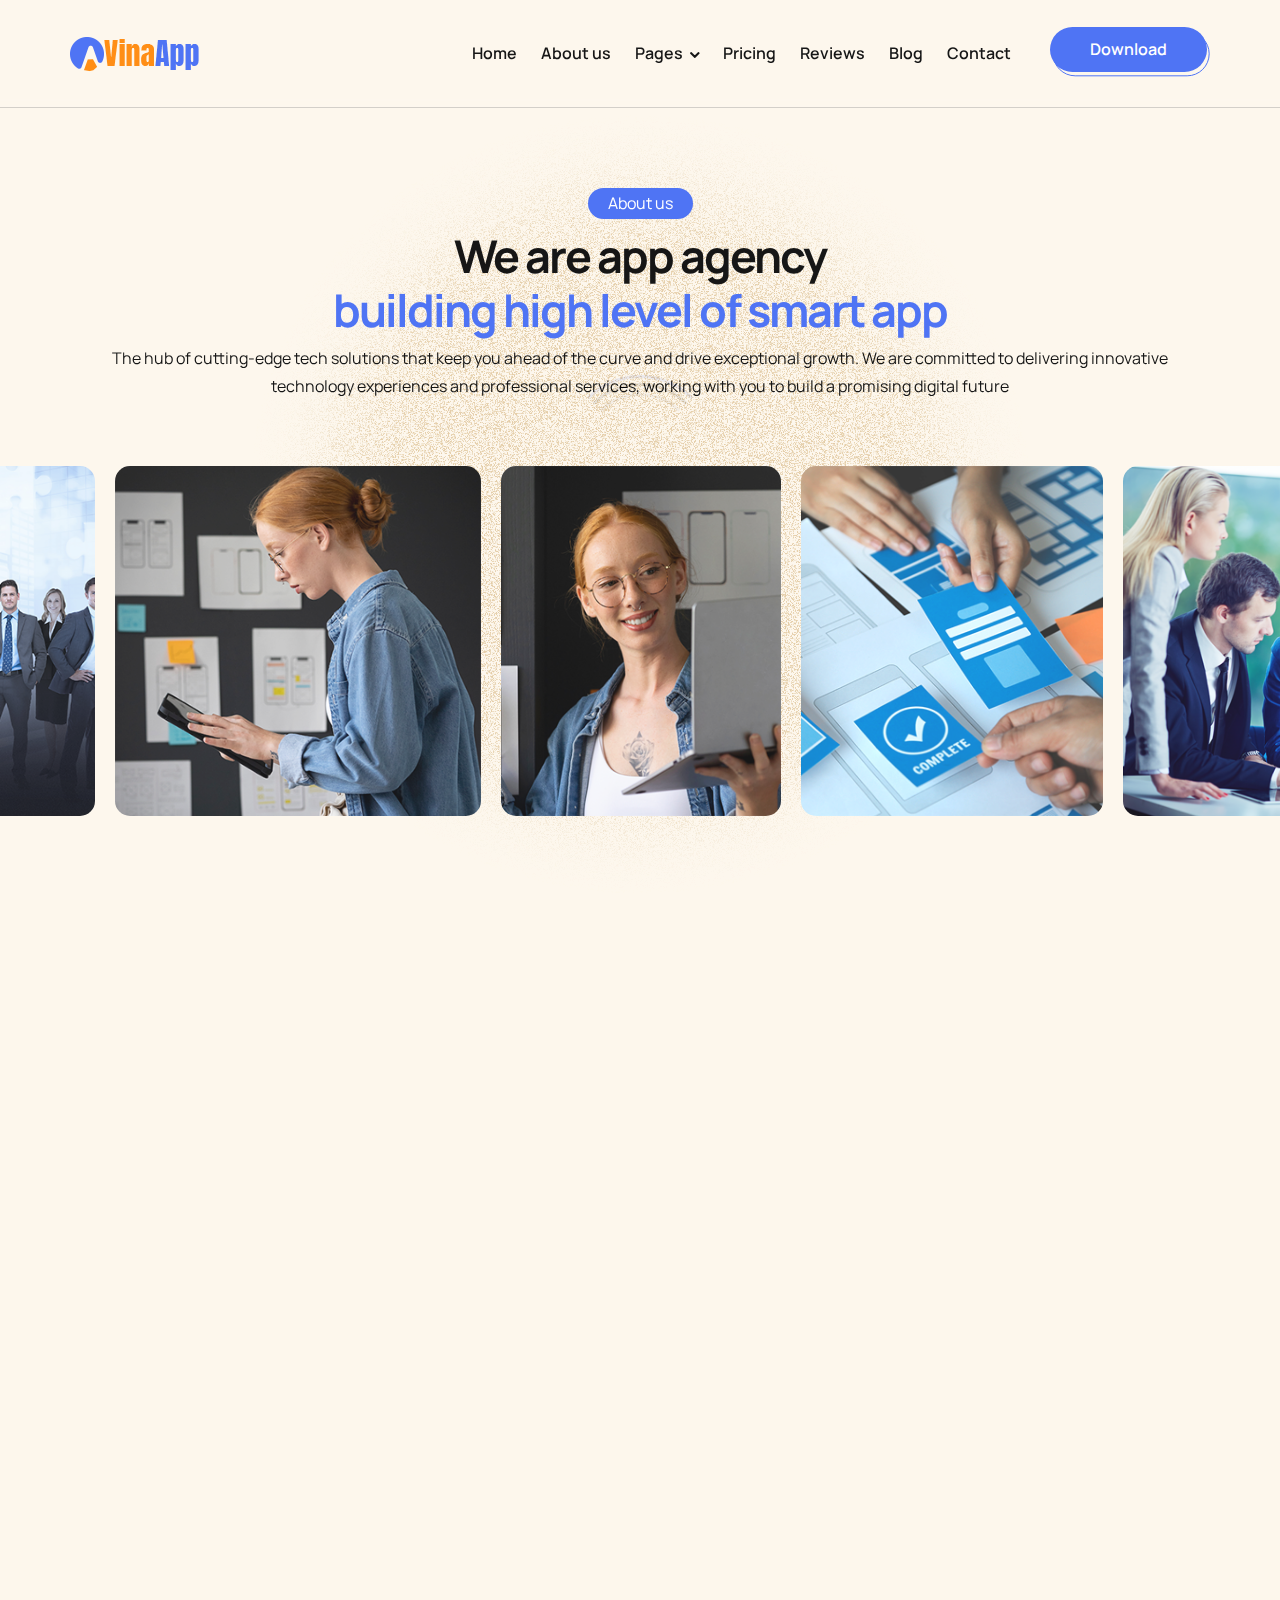
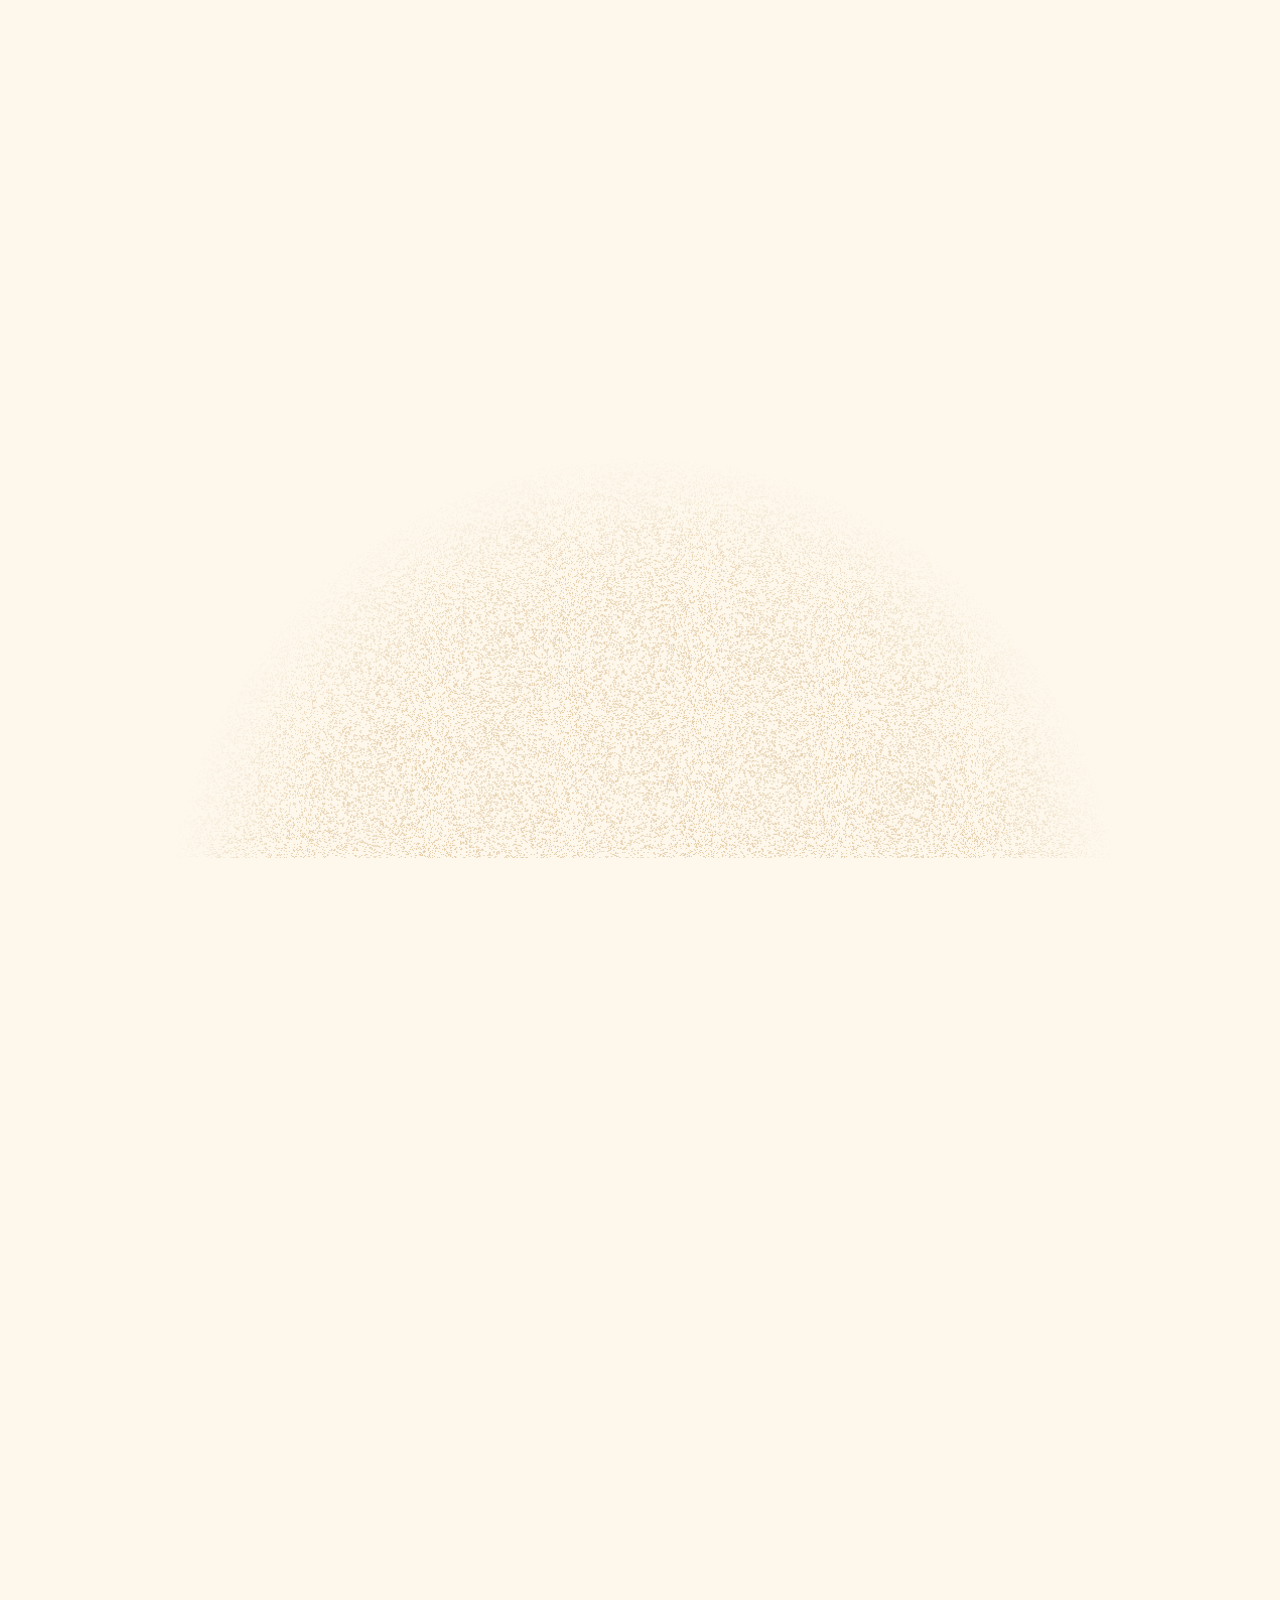
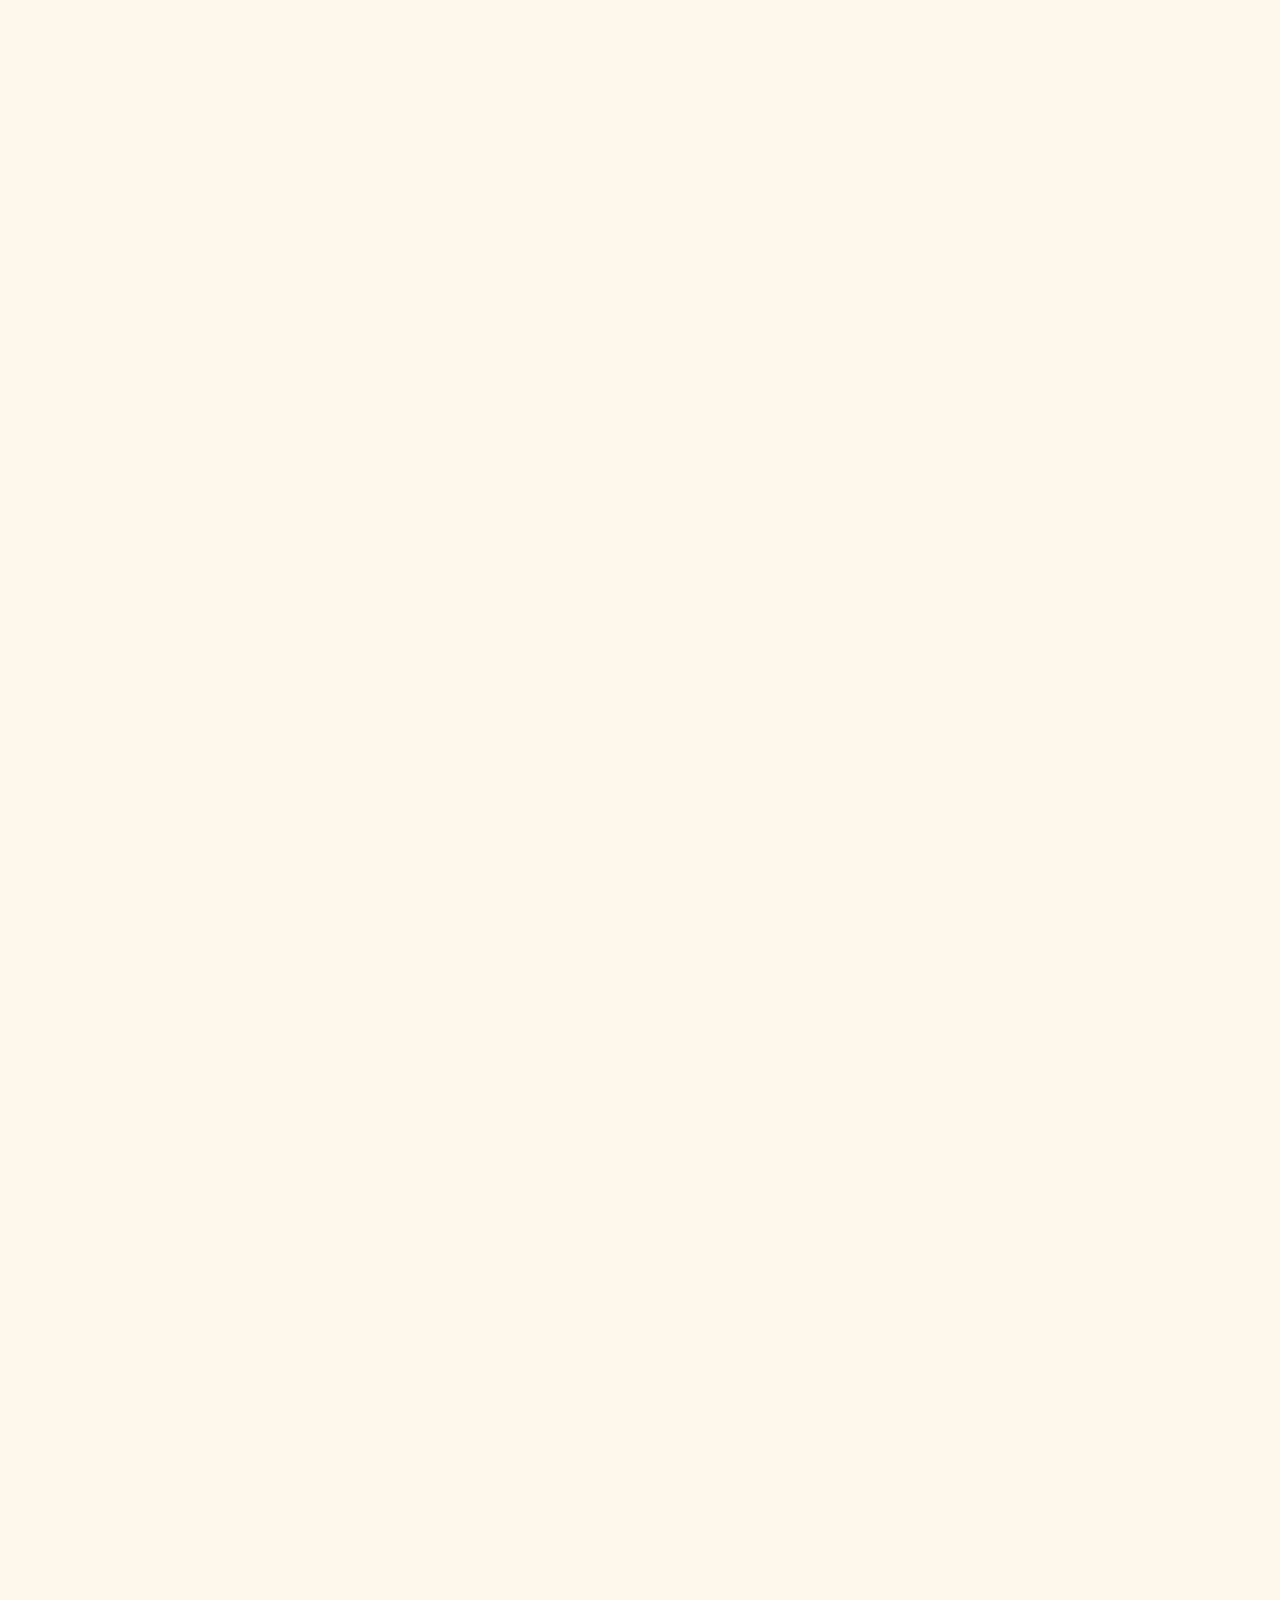
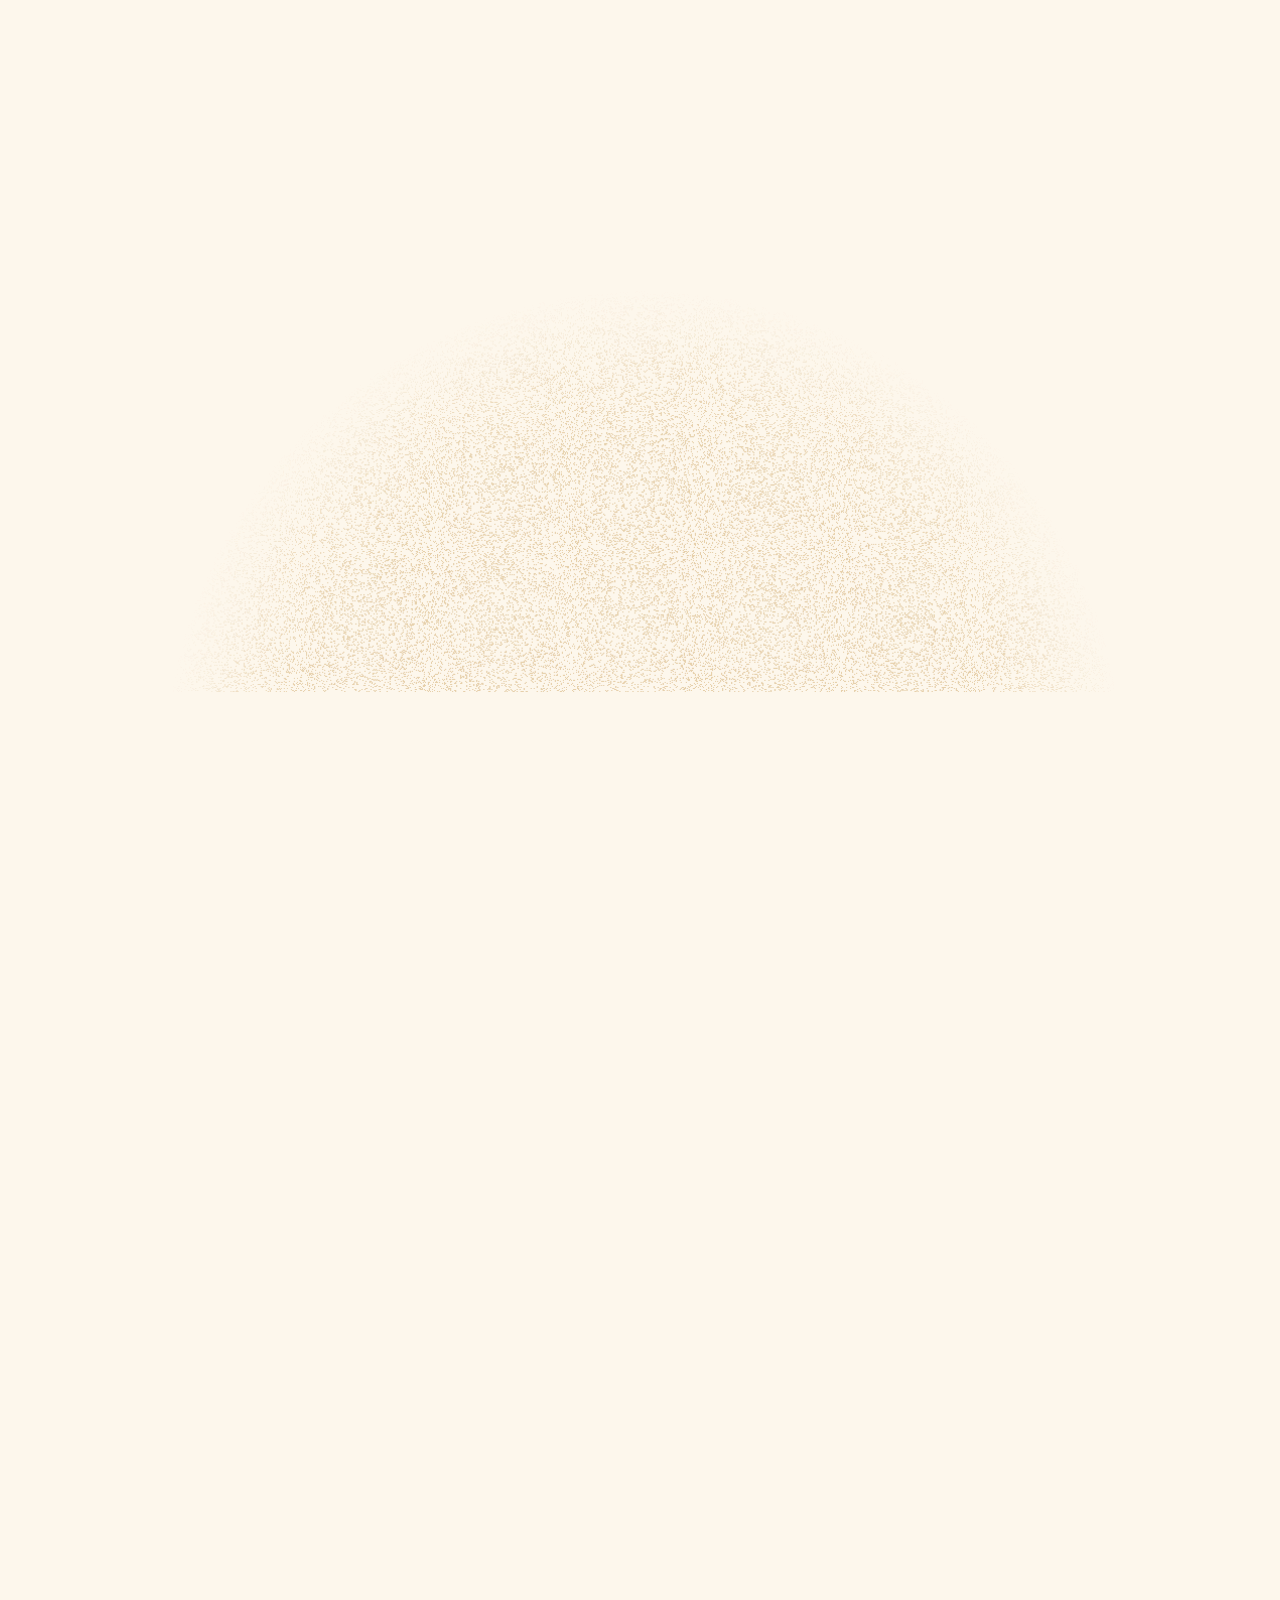
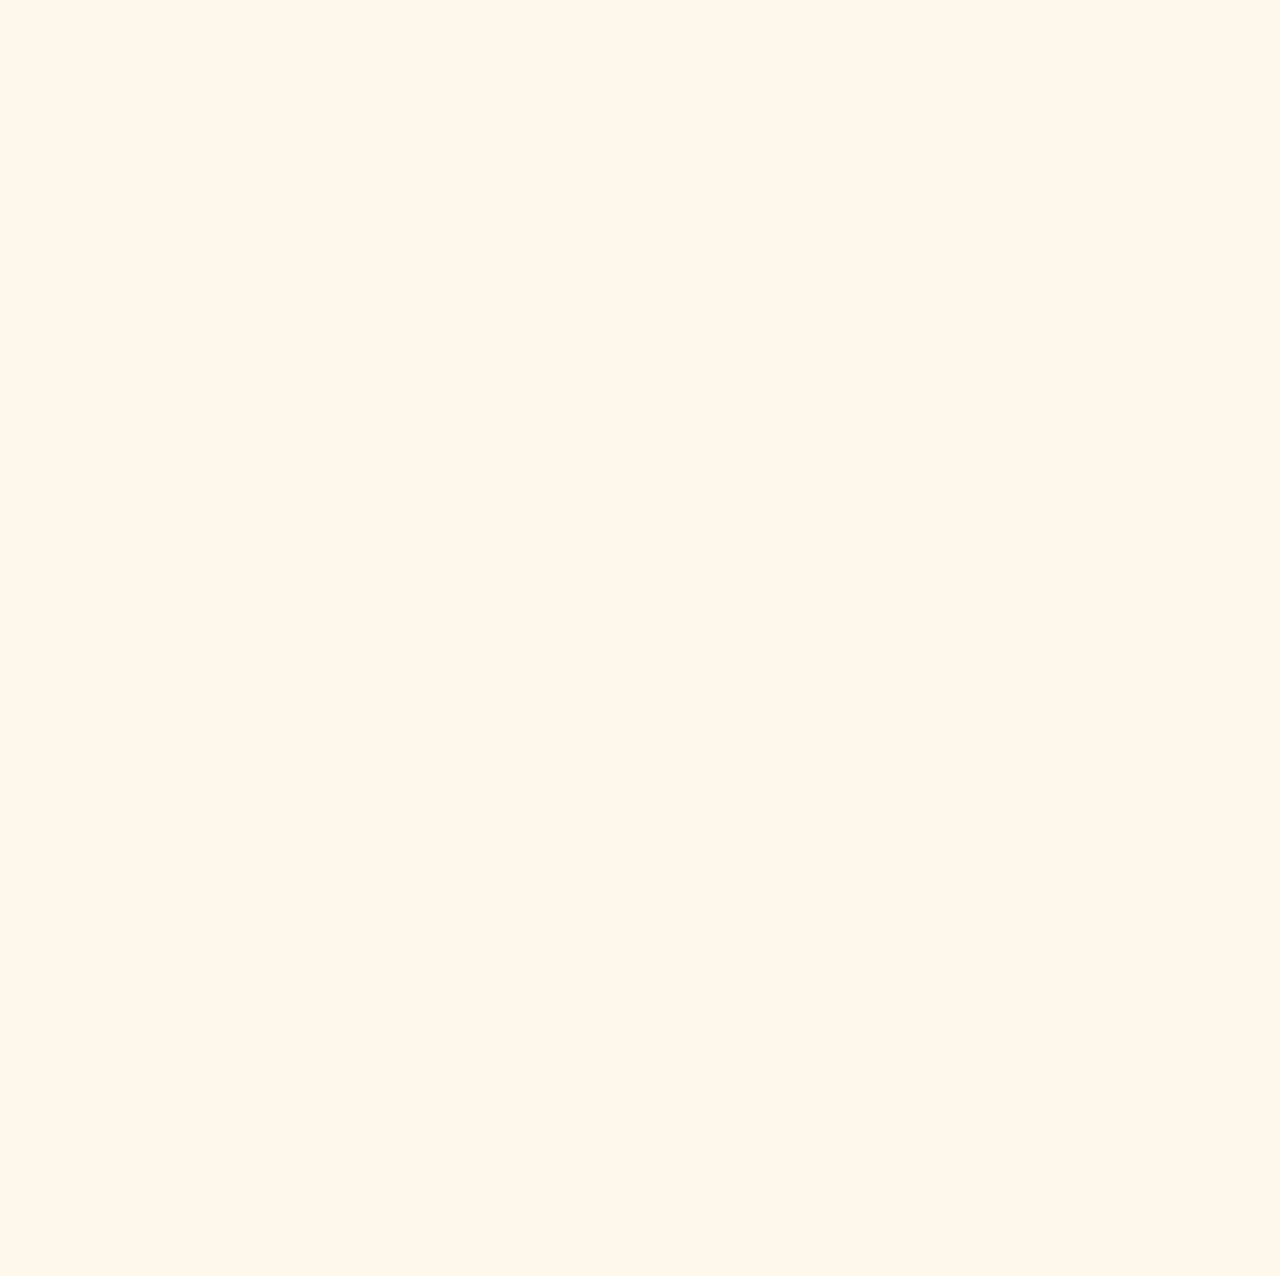
<file: about.html>
<!DOCTYPE html>
<html lang="en">

<head>

  <meta charset="UTF-8">
  <meta http-equiv="X-UA-Compatible" content="IE=edge">
  <meta name="viewport" content="width=device-width, initial-scale=1.0">
  <title>About Us</title>

  <!-- icofont-css-link -->
  <link rel="stylesheet" href="css/icofont.min.css">
  <!-- Owl-Carosal-Style-link -->
  <link rel="stylesheet" href="css/owl.carousel.min.css">
  <!-- Bootstrap-Style-link -->
  <link rel="stylesheet" href="css/bootstrap.min.css">
  <!-- Aos-Style-link -->
  <link rel="stylesheet" href="css/aos.css">
  <!-- Coustome-Style-link -->
  <link rel="stylesheet" href="css/style.css">
  <!-- Responsive-Style-link -->
  <link rel="stylesheet" href="css/responsive.css">
  <!-- Favicon -->
  <link rel="shortcut icon" href="images/favicon.png" type="image/x-icon">

</head>

<body>

  <!-- Preloader -->
  <div id="preloader">
    <div id="loader"></div>
  </div>

  <!-- Header Start -->
  <header>
    <!-- container start -->
    <div class="container">
      <!-- navigation bar -->
      <nav class="navbar navbar-expand-lg">
        <a class="navbar-brand" href="index.html">
          <img src="images/logo.png" alt="VinaApp IT Solutions">
        </a>
        <button class="navbar-toggler" type="button" data-toggle="collapse" data-target="#navbarSupportedContent"
          aria-controls="navbarSupportedContent" aria-expanded="false" aria-label="Toggle navigation">
          <span class="navbar-toggler-icon">
            <!-- <i class="icofont-navigation-menu ico_menu"></i> -->
            <span class="toggle-wrap">
              <span class="toggle-bar"></span>
            </span>
          </span>
        </button>

        <div class="collapse navbar-collapse" id="navbarSupportedContent">
          <ul class="navbar-nav ml-auto">

          	<!-- secondery menu start -->
            <li class="nav-item">
              <a class="nav-link" href="index.html">Home</a>
            </li>
            <!-- secondery menu end -->
            
            <li class="nav-item">
              <a class="nav-link" href="about.html">About us</a>
            </li>
            <!-- secondery menu start -->
            <li class="nav-item has_dropdown">
              <a class="nav-link" href="#">Pages</a>
              <span class="drp_btn"><i class="icofont-rounded-down"></i></span>
              <div class="sub_menu">
                <ul>
                  <li><a href="blog-list.html">Blog List</a></li>
                  <li><a href="blog-detail.html">Single Blog</a></li>
                  <li><a href="sign-in.html">Sign In</a></li>
                  <li><a href="sign-up.html">Sign Up</a></li>
                </ul>
              </div>
            </li>
            <!-- secondery menu end -->

            <li class="nav-item">
              <a class="nav-link" href="pricing.html">Pricing</a>
            </li>
            <li class="nav-item">
              <a class="nav-link" href="reviews.html">Reviews</a>
            </li>
            <li class="nav-item">
              <a class="nav-link" href="blog-list.html">Blog</a>
            </li>
            <li class="nav-item">
              <a class="nav-link" href="contact.html">Contact</a>
            </li>
            <li class="nav-item">
              <div class="btn_block">
                <a class="nav-link dark_btn" href="contact.html">Download</a>
                <div class="btn_bottom"></div>
              </div>
            </li>
          </ul>
        </div>
      </nav>
      <!-- navigation end -->
    </div>
    <!-- container end -->
  </header>

  <!-- Page-wrapper-Start -->
  <div class="page_wrapper">

    <!-- About Us Section Start -->
    <section class="about_us_section">
      <div class="container">
        <div class="section_title" data-aos="fade-up" data-aos-duration="1500">
          <span class="title_badge">About us</span>
          <h2>We are app agency <br> <span>building high level of smart app</span> </h2>
          <p>The hub of cutting-edge tech solutions that keep you ahead of the curve and drive exceptional growth. We are committed to delivering innovative technology experiences and professional services, working with you to build a promising digital future</p>
        </div>
      </div>
      <div class="about_slider row_am" data-aos="fade-in" data-aos-duration="1500">
        <div class="owl-carousel owl-theme" id="about_slider">
          <div class="item">
            <div class="abt_slides">
              <img src="images/abtslide_1.png" alt="image">
            </div>
          </div>
          <div class="item">
            <div class="abt_slides">
              <img src="images/abtslide_2.png" alt="image">
            </div>
          </div>
          <div class="item">
            <div class="abt_slides">
              <img src="images/abtslide_3.png" alt="image">
            </div>
          </div>
          <div class="item">
            <div class="abt_slides">
              <img src="images/abtslide_4.png" alt="image">
            </div>
          </div>
          <div class="item">
            <div class="abt_slides">
              <img src="images/abtslide_5.png" alt="image">
            </div>
          </div>
          <div class="item">
            <div class="abt_slides">
              <img src="images/abtslide_4.png" alt="image">
            </div>
          </div>
        </div>
      </div>
      <div class="container">
        <div class="row abt_text" data-aos="fade-up" data-aos-duration="1500">
          <div class="col-md-5">
            <h2><span>Our story</span> behind our
              success & achievement</h2>
          </div>
          <div class="col-md-7">
            <p>From humble beginnings, we've always been driven by a passion for innovation and a commitment to excellence. Our journey started with a simple idea: to create technology that empowers and transforms lives. Through relentless dedication and a customer-first approach, we have grown into a leading force in the industry. Every challenge has been an opportunity to learn, evolve, and push the boundaries of what's possible. Our success is a testament to the hard work of our team and the trust our clients have placed in us. As we continue to innovate and achieve, we remain focused on our mission: to make a meaningful impact in the digital world.</p>
          </div>
        </div>
      </div>
    </section>
    <!-- About Us Section End -->

    <!-- Why Choose Us Section Start -->
    <section class="why_choose row_am white_text" data-aos="fade-in" data-aos-duration="1500">
      <div class="why_choose_inner">
        <div class="dotes_blue"><img src="images/blue_dotes.png" alt="image"></div>
        <div class="container">
          <div class="section_title" data-aos="fade-up" data-aos-duration="1500">
            <span class="title_badge">Why choos us</span>
            <h2>Company statistics</h2>
          </div>
          <div class="company_statistics">
            <ul class="app_statstic" id="counter" data-aos="fade-in" data-aos-duration="1500">
              <li data-aos="fade-up" data-aos-duration="1500">
                <div class="text">
                  <p><span class="counter-value" data-count="150">0</span><span>+</span></p>
                  <p>Countries</p>
                </div>
              </li>
              <li data-aos="fade-up" data-aos-duration="1500">
                <div class="text">
                  <p><span class="counter-value" data-count="2300">1500</span><span>+</span></p>
                  <p>Reviews</p>
                </div>
              </li>
              <li data-aos="fade-up" data-aos-duration="1500">
                <div class="text">
                  <p><span class="counter-value" data-count="08">0 </span><span>M+</span></p>
                  <p>Followers</p>
                </div>
              </li>
              <li data-aos="fade-up" data-aos-duration="1500">
                <div class="text">
                  <p><span class="counter-value" data-count="17">0</span><span>M+</span></p>
                  <p>Download</p>
                </div>
              </li>
            </ul>
          </div>
        </div>
      </div>
    </section>
    <!-- Why Choose Us Section End -->

    <!-- Our Value Section Start -->
    <section class="our_value_section row_am">
      <div class="container">
        <div class="section_title" data-aos="fade-up" data-aos-duration="1500">
          <span class="title_badge">Our values</span>
          <h2><span>Our values</span> driven by relations</h2>
        </div>
        <!-- Value Slider Start -->
        <div class="value_slider" data-aos="fade-in" data-aos-duration="1500">
          <div class="owl-carousel owl-theme" id="value_slider">
            <div class="item">
              <div class="value_block">
                <div class="icon">
                  <img src="images/ourvalue_1.png" alt="image">
                </div>
                <div class="text">
                  <h3>Skilled Team</h3>
                  <p>Lorem Ipsum is simply dummy
                    text of the printing and typtting industry lorem Ipsum has.
                  </p>
                </div>
              </div>
            </div>
            <div class="item">
              <div class="value_block">
                <div class="icon">
                  <img src="images/ourvalue_2.png" alt="image">
                </div>
                <div class="text">
                  <h3>Creative Thinking</h3>
                  <p>Lorem Ipsum is simply dummy
                    text of the printing and typtting industry lorem Ipsum has.
                  </p>
                </div>
              </div>
            </div>
            <div class="item">
              <div class="value_block">
                <div class="icon">
                  <img src="images/ourvalue_3.png" alt="image">
                </div>
                <div class="text">
                  <h3>Growth Support</h3>
                  <p>Lorem Ipsum is simply dummy
                    text of the printing and typtting industry lorem Ipsum has.
                  </p>
                </div>
              </div>
            </div>
            <div class="item">
              <div class="value_block">
                <div class="icon">
                  <img src="images/ourvalue_1.png" alt="image">
                </div>
                <div class="text">
                  <h3>Skilled Team</h3>
                  <p>Lorem Ipsum is simply dummy
                    text of the printing and typtting industry lorem Ipsum has.
                  </p>
                </div>
              </div>
            </div>
          </div>
        </div>
        <!-- Value Slider End -->
      </div>
    </section>
    <!-- Our Value Section End -->

    <!-- Text List flow Section Start -->
    <div class="text_list_section row_am" data-aos="fade-in" data-aos-duration="1500">
      <div class="container">
        <span class="title_badge down_fix">Why choose our app</span>
      </div>
      <div class="slider_block">
        <div class="owl-carousel owl-theme" id="text_list_flow">
          <div class="item">
            <div class="text_block">
              <span>Multiple campaigns </span>
              <span class="mark_star">•</span>
            </div>
          </div>
          <div class="item">
            <div class="text_block">
              <span>User friendly</span>
              <span class="mark_star">•</span>
            </div>
          </div>
          <div class="item">
            <div class="text_block">
              <span>Advanced analytics </span>
              <span class="mark_star">•</span>
            </div>
          </div>
          <div class="item">
            <div class="text_block">
              <span> Task management</span>
              <span class="mark_star">•</span>
            </div>
          </div>
          <div class="item">
            <div class="text_block">
              <span> Event Scheduler</span>
              <span class="mark_star">•</span>
            </div>
          </div>
          <div class="item">
            <div class="text_block">
              <span> Group Video Calls</span>
              <span class="mark_star">•</span>
            </div>
          </div>
          <div class="item">
            <div class="text_block">
              <span>Live Chat</span>
              <span class="mark_star">•</span>
            </div>
          </div>
          <div class="item">
            <div class="text_block">
              <span>Activity Streem</span>
              <span class="mark_star">•</span>
            </div>
          </div>
        </div>
      </div>
    </div>
    <!-- Text List flow Section End -->

    <!-- Why We Uniqiue Section Start -->
    <section class="unique_section white_text" style="display: none;">
      <div class="unique_inner">
        <div class="dotes_blue"><img src="images/blue_dotes.png" alt="image"></div>
        <div class="container">
          <div class="section_title" data-aos="fade-up" data-aos-duration="1500">
            <span class="title_badge">Benifits from Us</span>
            <h2>Why we are Uqnqiue</h2>
          </div>
          <div class="row">
            <div class="col-lg-3 col-md-6 mb_5" data-aos="fade-up" data-aos-duration="1500">
              <div class="unique_box">
                <div class="text">
                  <h3>Custom analytics</h3>
                  <p>Lorem Ipsum is simply my text of the printing.</p>
                </div>
                <div class="img_block">
                  <img src="images/unique_1.png" alt="image">
                </div>
              </div>
            </div>
            <div class="col-lg-6 col-md-6 mb_5" data-aos="fade-up" data-aos-duration="1500">
              <div class="unique_box">
                <div class="text">
                  <h3>Schedule meeting</h3>
                  <p>Lorem Ipsum is simply my text of the printing and typtting.</p>
                </div>
                <div class="img_block">
                  <img src="images/unique_2.png" alt="image">
                </div>
              </div>
            </div>
            <div class="col-lg-3 col-md-6 mb_5" data-aos="fade-up" data-aos-duration="1500">
              <div class="unique_box">
                <div class="text">
                  <h3>Easy setup</h3>
                  <p>Lorem Ipsum is simply my text of the printing.</p>
                </div>
                <div class="img_block">
                  <img src="images/unique_3.png" alt="image">
                </div>
              </div>
            </div>
            <div class="col-lg-6 col-md-6 mb_5" data-aos="fade-up" data-aos-duration="1500">
              <div class="unique_box">
                <div class="text">
                  <h3>Connect multiple apps</h3>
                  <p>Lorem Ipsum is simply my text of the printing and typtting.</p>
                </div>
                <div class="img_block">
                  <div class="img">
                    <img src="images/unique_4.png" alt="image">
                  </div>
                  <div class="img">
                    <img src="images/unique_5.png" alt="image">
                  </div>
                </div>
              </div>
            </div>
            <div class="col-lg-3 col-md-6 mb_5" data-aos="fade-up" data-aos-duration="1500">
              <div class="unique_box">
                <div class="text">
                  <h3>Payment transfer</h3>
                  <p>Lorem Ipsum is simply my text of the printing.</p>
                </div>
                <div class="img_block">
                  <img src="images/unique_6.png" alt="image">
                </div>
              </div>
            </div>
            <div class="col-lg-3 col-md-6 mb_5" data-aos="fade-up" data-aos-duration="1500">
              <div class="unique_box">
                <div class="text">
                  <h3>Task management</h3>
                  <p>Lorem Ipsum is simply my text of the printing.</p>
                </div>
                <div class="img_block">
                  <img src="images/unique_7.png" alt="image">
                </div>
              </div>
            </div>
          </div>
        </div>
      </div>
    </section>
    <!-- Why We Uniqiue Section End -->

    <!-- Service Section Start -->
    <section class="row_am service_section about_service">
      <div class="container">
        <div class="row service_blocks">
          <div class="col-md-6">
            <div class="service_text" data-aos="fade-up" data-aos-duration="1500">
              <div class="service_badge"><i class="icofont-gear"></i>
                <span>Process</span>
              </div>
              <h2><span>Overviews</span> how we develope lorem </h2>
              <p>Lorem Ipsum is simply dummy text of the printing and typtting
                industry lorem Ipsum has been the
                industrys standard dummy text ever since.</p>
              <ul class="feature_list">
                <li>
                  <div class="icon">
                    <span><i class="icofont-check-circled"></i></span>
                  </div>
                  <div class="text">
                    <p>Lorem Ipsum is simply dummy text</p>
                  </div>
                </li>
                <li>
                  <div class="icon">
                    <span><i class="icofont-check-circled"></i></span>
                  </div>
                  <div class="text">
                    <p>The printing and typesetting industry lorem</p>
                  </div>
                </li>
                <li>
                  <div class="icon">
                    <span><i class="icofont-check-circled"></i></span>
                  </div>
                  <div class="text">
                    <p>Has been the industrys dummy</p>
                  </div>
                </li>
                <li>
                  <div class="icon">
                    <span><i class="icofont-check-circled"></i></span>
                  </div>
                  <div class="text">
                    <p>Text ever since the when an unknown </p>
                  </div>
                </li>
              </ul>
              <div class="btn_block">
                <a href="contact.html" class="btn puprple_btn ml-0">Start Free Trial</a>
                <div class="btn_bottom"></div>
              </div>
            </div>
          </div>
          <div class="col-md-6">
            <div class="img video_player" data-aos="fade-up" data-aos-duration="1500">
              <img src="images/process.png" alt="image">
              <a href="#" class="popup-youtube play-button play_icon"
                data-url="https://www.youtube.com/embed/YkmD6qmlOmw?autoplay=1&mute=1" data-toggle="modal" data-target="#myModal" title="XJj2PbenIsU"><img src="images/play_white.svg" alt="img"></a>
            </div>
          </div>
        </div>
        <div class="row service_blocks flex-row-reverse">
          <div class="col-md-6">
            <div class="service_text right_side" data-aos="fade-up" data-aos-duration="1500">
              <div class="service_badge"><i class="icofont-ui-messaging"></i>
                <span>Comunication</span>
              </div>
              <h2><span>Client comunication</span> for best results</h2>
              <p>Lorem Ipsum is simply dummy text of the printing and typesetting industry lorem Ipsum has been the
                industrys standard dummy..</p>
              <ul class="feature_list">
                <li>
                  <div class="icon">
                    <span><i class="icofont-check-circled"></i></span>
                  </div>
                  <div class="text">
                    <p>Lorem Ipsum is simply dummy text</p>
                  </div>
                </li>
                <li>
                  <div class="icon">
                    <span><i class="icofont-check-circled"></i></span>
                  </div>
                  <div class="text">
                    <p>The printing and typesetting industry lorem</p>
                  </div>
                </li>
                <li>
                  <div class="icon">
                    <span><i class="icofont-check-circled"></i></span>
                  </div>
                  <div class="text">
                    <p>Has been the industrys dummy</p>
                  </div>
                </li>
              </ul>
              <div class="btn_block">
                <a href="contact.html" class="btn puprple_btn ml-0">Start Free Trial</a>
                <div class="btn_bottom"></div>
              </div>
            </div>
          </div>
          <div class="col-md-6">
            <div class="img" data-aos="fade-up" data-aos-duration="1500">
              <img src="images/communication.png" alt="image">
            </div>
          </div>
        </div>
      </div>
    </section>
    <!-- Service Section End -->

    <!-- Testimonial Section Start -->
    <section class="testimonial_section white_text" data-aos="fade-in" data-aos-duration="1500">
      <div class="title">
        <div class="star">
          <span><i class="icofont-star"></i></span>
          <span><i class="icofont-star"></i></span>
          <span><i class="icofont-star"></i></span>
          <span><i class="icofont-star"></i></span>
          <span><i class="icofont-star"></i></span>
        </div>
        <span class="sub_title">4.9 / 5.0 Rated on App store</span>
      </div>
      <div class="testimonial_inner">
        <div class="dotes_blue"><img src="images/blue_dotes.png" alt="image"></div>
        <div class="container">
          <div class="testimonial_slides">
            <div class="owl-carousel owl-theme" id="testimonial_slider">
              <div class="item">
                <div class="testimonial_box">
                  <div class="testi_img">
                    <img class="user_img" src="images/testimonial_01.png" alt="image">
                    <a href="#" class="popup-youtube play-button play_icon"
                      data-url="https://www.youtube.com/embed/YkmD6qmlOmw?autoplay=1&mute=1" data-toggle="modal" data-target="#myModal" title="XJj2PbenIsU"><img src="images/play_white.svg" alt="img"></a>
                  </div>
                  <div class="testi_text">
                    <div class="star">
                      <span><i class="icofont-star"></i></span>
                      <span><i class="icofont-star"></i></span>
                      <span><i class="icofont-star"></i></span>
                      <span><i class="icofont-star"></i></span>
                      <span><i class="icofont-star"></i></span>
                    </div>
                    <p>Lorem Ipsum is simply dummy text of the printing and typesetting industry lorem Ipsum has been
                      the
                      standard dummy.</p>
                    <div class="user_info">
                      <h3>Willium Joy, </h3>
                      <span>Smartbrain Tech</span>
                    </div>
                  </div>
                </div>
              </div>

              <div class="item">
                <div class="testimonial_box">
                  <div class="testi_img">
                    <img class="user_img" src="images/testimonial_02.png" alt="image">
                    <a href="#" class="popup-youtube play-button play_icon"
                      data-url="https://www.youtube.com/embed/YkmD6qmlOmw?autoplay=1&mute=1" data-toggle="modal" data-target="#myModal" title="XJj2PbenIsU"><img src="images/play_white.svg" alt="img"></a>
                  </div>
                  <div class="testi_text">
                    <div class="star">
                      <span><i class="icofont-star"></i></span>
                      <span><i class="icofont-star"></i></span>
                      <span><i class="icofont-star"></i></span>
                      <span><i class="icofont-star"></i></span>
                      <span><i class="icofont-star"></i></span>
                    </div>
                    <p>Lorem Ipsum is simply dummy text of the printing and typesetting industry lorem Ipsum has been
                      the
                      standard dummy.</p>
                    <div class="user_info">
                      <h3>Willium Joy, </h3>
                      <span>Smartbrain Tech</span>
                    </div>
                  </div>
                </div>
              </div>

              <div class="item">
                <div class="testimonial_box">
                  <div class="testi_img">
                    <img class="user_img" src="images/testimonial_03.png" alt="image">
                    <a href="#" class="popup-youtube play-button play_icon"
                      data-url="https://www.youtube.com/embed/YkmD6qmlOmw?autoplay=1&mute=1" data-toggle="modal" data-target="#myModal" title="XJj2PbenIsU"><img src="images/play_white.svg" alt="img"></a>
                  </div>
                  <div class="testi_text">
                    <div class="star">
                      <span><i class="icofont-star"></i></span>
                      <span><i class="icofont-star"></i></span>
                      <span><i class="icofont-star"></i></span>
                      <span><i class="icofont-star"></i></span>
                      <span><i class="icofont-star"></i></span>
                    </div>
                    <p>Lorem Ipsum is simply dummy text of the printing and typesetting industry lorem Ipsum has been
                      the
                      standard dummy.</p>
                    <div class="user_info">
                      <h3>Willium Joy, </h3>
                      <span>Smartbrain Tech</span>
                    </div>
                  </div>
                </div>
              </div>


            </div>
          </div>
          <div class="client_logo_slider">
            <div class="owl-carousel owl-theme" id="client_slider">
              <div class="item">
                <div class="img">
                  <img src="images/paypal.png" alt="image">
                </div>
              </div>
              <div class="item">
                <div class="img">
                  <img src="images/spoty.png" alt="image">
                </div>
              </div>
              <div class="item">
                <div class="img">
                  <img src="images/shopboat.png" alt="image">
                </div>
              </div>
              <div class="item">
                <div class="img">
                  <img src="images/slack.png" alt="image">
                </div>
              </div>
              <div class="item">
                <div class="img">
                  <img src="images/envato.png" alt="image">
                </div>
              </div>
              <div class="item">
                <div class="img">
                  <img src="images/jquery.png" alt="image">
                </div>
              </div>
              <div class="item">
                <div class="img">
                  <img src="images/woocommerce.png" alt="image">
                </div>
              </div>
              <div class="item">
                <div class="img">
                  <img src="images/themeforest.png" alt="image">
                </div>
              </div>
            </div>
          </div>
        </div>
      </div>
    </section>
    <!-- Testimonial Section End -->

    <!--Experts Team Section Start  -->
    <section class="row_am experts_team_section">
      <div class="container">
        <div class="section_title" data-aos="fade-up" data-aos-duration="1500">
          <span class="title_badge">Experts</span>
          <h2>Meet <span>our team</span></h2>
        </div>
        <div class="row">
          <div class="col-md-4" data-aos="fade-up" data-aos-duration="1500" data-aos-delay="100">
            <div class="experts_box">
              <img src="images/team_01.png" alt="image">
              <div class="text">
                <h3>Antinet℠</h3>
                <span>CEO & Managing Director</span>
                <ul class="social_media">
                  <li><a href="#"><i class="icofont-facebook"></i></a></li>
                  <li><a href="#"><i class="icofont-twitter"></i></a></li>
                  <li><a href="#"><i class="icofont-instagram"></i></a></li>
                </ul>
              </div>
            </div>
          </div>
          <div class="col-md-4" data-aos="fade-up" data-aos-duration="1500" data-aos-delay="200">
            <div class="experts_box">
              <img src="images/team_02.png" alt="image">
              <div class="text">
                <h3>Averill Rack</h3>
                <span>Team Lead</span>
                <ul class="social_media">
                  <li><a href="#"><i class="icofont-facebook"></i></a></li>
                  <li><a href="#"><i class="icofont-twitter"></i></a></li>
                  <li><a href="#"><i class="icofont-instagram"></i></a></li>
                </ul>
              </div>
            </div>
          </div>
          <div class="col-md-4" data-aos="fade-up" data-aos-duration="1500" data-aos-delay="300">
            <div class="experts_box">
              <img src="images/team_03.png" alt="image">
              <div class="text">
                <h3>Geo Back</h3>
                <span>Product Manager</span>
                <ul class="social_media">
                  <li><a href="#"><i class="icofont-facebook"></i></a></li>
                  <li><a href="#"><i class="icofont-twitter"></i></a></li>
                  <li><a href="#"><i class="icofont-instagram"></i></a></li>
                </ul>
              </div>
            </div>
          </div>
        </div>
      </div>
    </section>
    <!--Experts Team Section End  -->

    <!-- FAQ Tab Section Start -->
    <section class="row_am faq_section">
      <div class="container">
        <div class="section_title" data-aos="fade-up" data-aos-duration="1500">
          <span class="title_badge">Question & Answer</span>
          <h2><span>FAQs</span> - Frequently Asked Questions</h2>
        </div>
        <ul class="nav nav-tabs" id="myTab" role="tablist" data-aos="fade-up" data-aos-duration="1500">
          <li class="nav-item" role="presentation">
            <button class="nav-link active" id="genral-tab" data-toggle="tab" data-target="#genral" type="button"
              role="tab" aria-controls="genral" aria-selected="true">Genral</button>
          </li>
          <li class="nav-item" role="presentation">
            <button class="nav-link" id="pricing-tab" data-toggle="tab" data-target="#pricing" type="button" role="tab"
              aria-controls="pricing" aria-selected="false">Pricing</button>
          </li>
          <li class="nav-item" role="presentation">
            <button class="nav-link" id="account-tab" data-toggle="tab" data-target="#account" type="button" role="tab"
              aria-controls="account" aria-selected="false">Account</button>
          </li>
          <li class="nav-item" role="presentation">
            <button class="nav-link" id="returns-tab" data-toggle="tab" data-target="#returns" type="button" role="tab"
              aria-controls="returns" aria-selected="false">Returns Policy</button>
          </li>
          <li class="nav-item" role="presentation">
            <button class="nav-link" id="support-tab" data-toggle="tab" data-target="#support" type="button" role="tab"
              aria-controls="support" aria-selected="false">Technical Support</button>
          </li>
        </ul>
        <div class="tab-content" id="myTabContent" data-aos="fade-up" data-aos-duration="1500">
          <div class="tab-pane fade show active" id="genral" role="tabpanel" aria-labelledby="genral-tab">
            <div class="accordion" id="accordionExample">
              <div class="row">
                <div class="col-md-6">
                  <div class="card">
                    <div class="card-header" id="headingOne">
                      <h2 class="mb-0">
                        <button class="btn btn-link btn-block text-left" type="button" data-toggle="collapse"
                          data-target="#collapseOne" aria-expanded="true" aria-controls="collapseOne">
                          How app will useful for my business ?
                          <span class="icons">
                            <i class="icofont-plus"></i>
                            <i class="icofont-minus"></i>
                          </span>
                        </button>
                      </h2>
                    </div>
                    <div id="collapseOne" class="collapse show" aria-labelledby="headingOne"
                      data-parent="#accordionExample">
                      <div class="card-body">
                        Lorem Ipsum is simply dummy text of the printing and typesetting industry lorem Ipsu m has been
                        the industrys standard dummy text ever since the when an unknown printer.
                      </div>
                    </div>
                  </div>
                  <div class="card">
                    <div class="card-header" id="headingTwo">
                      <h2 class="mb-0">
                        <button class="btn btn-link btn-block text-left collapsed" type="button" data-toggle="collapse"
                          data-target="#collapseTwo" aria-expanded="false" aria-controls="collapseTwo">
                          What support i will get in premium package?
                          <span class="icons">
                            <i class="icofont-plus"></i>
                            <i class="icofont-minus"></i>
                          </span>
                        </button>
                      </h2>
                    </div>
                    <div id="collapseTwo" class="collapse" aria-labelledby="headingTwo" data-parent="#accordionExample">
                      <div class="card-body">
                        Some placeholder content for the second accordion panel. This panel is
                        hidden by
                        default.
                      </div>
                    </div>
                  </div>
                  <div class="card">
                    <div class="card-header" id="headingThree">
                      <h2 class="mb-0">
                        <button class="btn btn-link btn-block text-left collapsed" type="button" data-toggle="collapse"
                          data-target="#collapseThree" aria-expanded="false" aria-controls="collapseThree">
                          Can i get update for free ?
                          <span class="icons">
                            <i class="icofont-plus"></i>
                            <i class="icofont-minus"></i>
                          </span>
                        </button>
                      </h2>
                    </div>
                    <div id="collapseThree" class="collapse" aria-labelledby="headingThree"
                      data-parent="#accordionExample">
                      <div class="card-body">
                        And lastly, the placeholder content for the third and final accordion panel.
                        This
                        panel is hidden by default.
                      </div>
                    </div>
                  </div>
                  <div class="card">
                    <div class="card-header" id="headingfour">
                      <h2 class="mb-0">
                        <button class="btn btn-link btn-block text-left collapsed" type="button" data-toggle="collapse"
                          data-target="#collapsefour" aria-expanded="false" aria-controls="collapsefour">
                          How to setup account ?
                          <span class="icons">
                            <i class="icofont-plus"></i>
                            <i class="icofont-minus"></i>
                          </span>
                        </button>
                      </h2>
                    </div>
                    <div id="collapsefour" class="collapse" aria-labelledby="headingfour"
                      data-parent="#accordionExample">
                      <div class="card-body">
                        Some placeholder content for the second accordion panel. This panel is
                        hidden by
                        default.
                      </div>
                    </div>
                  </div>
                </div>
                <div class="col-md-6">
                  <div class="card">
                    <div class="card-header" id="headingfive">
                      <h2 class="mb-0">
                        <button class="btn btn-link btn-block text-left collapsed" type="button" data-toggle="collapse"
                          data-target="#collapsefive" aria-expanded="false" aria-controls="collapsefive">
                          Is there any hidden cost?
                          <span class="icons">
                            <i class="icofont-plus"></i>
                            <i class="icofont-minus"></i>
                          </span>
                        </button>
                      </h2>
                    </div>
                    <div id="collapsefive" class="collapse" aria-labelledby="headingfive"
                      data-parent="#accordionExample">
                      <div class="card-body">
                        Some placeholder content for the second accordion panel. This panel is
                        hidden by
                        default.
                      </div>
                    </div>
                  </div>
                  <div class="card">
                    <div class="card-header" id="headingsix">
                      <h2 class="mb-0">
                        <button class="btn btn-link btn-block text-left collapsed" type="button" data-toggle="collapse"
                          data-target="#collapsesix" aria-expanded="false" aria-controls="collapsesix">
                          What is process to get refund ?
                          <span class="icons">
                            <i class="icofont-plus"></i>
                            <i class="icofont-minus"></i>
                          </span>
                        </button>
                      </h2>
                    </div>
                    <div id="collapsesix" class="collapse" aria-labelledby="headingsix" data-parent="#accordionExample">
                      <div class="card-body">
                        And lastly, the placeholder content for the third and final accordion panel.
                        This
                        panel is hidden by default.
                      </div>
                    </div>
                  </div>
                  <div class="card">
                    <div class="card-header" id="headingseven">
                      <h2 class="mb-0">
                        <button class="btn btn-link btn-block text-left collapsed" type="button" data-toggle="collapse"
                          data-target="#collapseseven" aria-expanded="false" aria-controls="collapseseven">
                          How to setup account ?
                          <span class="icons">
                            <i class="icofont-plus"></i>
                            <i class="icofont-minus"></i>
                          </span>
                        </button>
                      </h2>
                    </div>
                    <div id="collapseseven" class="collapse" aria-labelledby="headingseven"
                      data-parent="#accordionExample">
                      <div class="card-body">
                        And lastly, the placeholder content for the third and final accordion panel.
                        This
                        panel is hidden by default.
                      </div>
                    </div>
                  </div>
                  <div class="card">
                    <div class="card-header" id="headingeight">
                      <h2 class="mb-0">
                        <button class="btn btn-link btn-block text-left collapsed" type="button" data-toggle="collapse"
                          data-target="#collapseeight" aria-expanded="false" aria-controls="collapseeight">
                          What is process to get refund ?
                          <span class="icons">
                            <i class="icofont-plus"></i>
                            <i class="icofont-minus"></i>
                          </span>
                        </button>
                      </h2>
                    </div>
                    <div id="collapseeight" class="collapse" aria-labelledby="headingeight"
                      data-parent="#accordionExample">
                      <div class="card-body">
                        And lastly, the placeholder content for the third and final accordion panel.
                        This
                        panel is hidden by default.
                      </div>
                    </div>
                  </div>
                  <div class="card">
                    <div class="card-header" id="headingnine">
                      <h2 class="mb-0">
                        <button class="btn btn-link btn-block text-left collapsed" type="button" data-toggle="collapse"
                          data-target="#collapsenine" aria-expanded="false" aria-controls="collapsenine">
                          Is there any discount on packages ?
                          <span class="icons">
                            <i class="icofont-plus"></i>
                            <i class="icofont-minus"></i>
                          </span>
                        </button>
                      </h2>
                    </div>
                    <div id="collapsenine" class="collapse" aria-labelledby="headingnine"
                      data-parent="#accordionExample">
                      <div class="card-body">
                        And lastly, the placeholder content for the third and final accordion panel.
                        This
                        panel is hidden by default.
                      </div>
                    </div>
                  </div>
                </div>
              </div>
            </div>
          </div>
          <div class="tab-pane fade" id="pricing" role="tabpanel" aria-labelledby="pricing-tab">
            <h2>FAQ Content Gose Here...</h2>
          </div>
          <div class="tab-pane fade" id="account" role="tabpanel" aria-labelledby="account-tab">
            <h2>FAQ Content Gose Here...</h2>
          </div>
          <div class="tab-pane fade" id="returns" role="tabpanel" aria-labelledby="returns-tab">
            <h2>FAQ Content Gose Here...</h2>
          </div>
          <div class="tab-pane fade" id="support" role="tabpanel" aria-labelledby="support-tab">
            <h2>FAQ Content Gose Here...</h2>
          </div>
        </div>
      </div>
    </section>
    <!-- FAQ Tab Section End -->

    <!-- App-Download-Section-Start -->
    <section class="row_am download_app">
      <!-- Task Block start -->
      <div class="task_block" data-aos="fade-up" data-aos-duration="1500">
        <div class="dotes_blue"><img src="images/blue_dotes.png" alt="image"></div>
        <!-- row start -->
        <div class="row">
          <div class="col-md-6">
            <!-- task text -->
            <div class="task_text">
              <div class="section_title white_text" data-aos="fade-up" data-aos-duration="1500" data-aos-delay="100">
                <span class="title_badge">Download</span>
                <h2>Our app is available for
                  Android & iOS</h2>
                <p>
                  Lorem Ipsum is simply dummy text of the printing
                  indus orem Ipsum has been the industrys.
                </p>
              </div>
              <!-- app buttons -->
              <ul class="app_btn" data-aos="fade-up" data-aos-duration="1500">
                <li>
                  <a href="#">
                    <img class="blue_img" src="images/black_google_play.png" alt="image">
                  </a>
                </li>
                <li>
                  <a href="#">
                    <img class="blue_img" src="images/black_appstore.png" alt="image">
                  </a>
                </li>
              </ul>
            </div>
          </div>
          <div class="col-md-6">
            <!-- task images -->
            <div class="task_img" data-aos="fade-in" data-aos-duration="1500">
              <div class="frame_img">
                <img src="images/our_app.png" alt="image">
              </div>
            </div>
          </div>
        </div>
        <!-- row end -->
      </div>
      <!-- Task Block end -->
    </section>
    <!-- App-Download-Section-end -->

    <!-- Footer-Section start -->
    <footer class="white_text" data-aos="fade-in" data-aos-duration="1500">
      <div class="container">
        <div class="row">
          <div class="col-md-6">
            <div class="logo_side">
              <div class="logo">
                <a href="#">
                  <img src="images/ft_logo.png" alt="Logo">
                </a>
              </div>
              <div class="news_letter">
                <h3>Subscribe newsletter</h3>
                <p>Be the first to recieve all latest post in your inbox</p>
                <form>
                  <div class="form-group">
                    <input type="email" class="form-control" placeholder="Enter your email">
                    <button class="btn"><i class="icofont-paper-plane"></i></button>
                  </div>
                  <p class="note">By clicking send link you agree to receive message.</p>
                </form>
              </div>
              <ul class="contact_info">
                <li><a href="mailto:info@vina.us.kg">info@vina.us.kg</a></li>
                <li><a href="tel:+84914336884">+84-914-336 884</a></li>
              </ul>
              <ul class="social_media">
                <li><a href="https://www.facebook.com/antinetsm"><i class="icofont-facebook"></i></a></li>
                <li><a href="https://www.youtube.com/@antinetsm"><i class="icofont-youtube"></i></a></li>
                <li><a href="https://about.me/antinet"><i class="icofont-info"></i></a></li>
                <li><a href="https://www.pinterest.com/antinetsm"><i class="icofont-pinterest"></i></a></li>
              </ul>
            </div>
          </div>
          <div class="col-md-6">
            <div class="download_side">
              <h3>Download app</h3>
              <ul class="app_btn">
                <li>
                  <a href="#">
                    <img class="blue_img" src="images/googleplay.png" alt="image">
                  </a>
                </li>
                <li>
                  <a href="#">
                    <img class="blue_img" src="images/appstorebtn.png" alt="image">
                  </a>
                </li>
              </ul>
            </div>
          </div>
        </div>
      </div>
      <div class="footer_bottom">
        <div class="container">
          <div class="ft_inner">
            <div class="copy_text">
              <p>© Copyrights 2023. All rights reserved.</p>
            </div>
            <ul class="links">
              <li><a href="index.html">Home</a></li>
              <li><a href="about.html">About us</a></li>
              <li><a href="pricing.html">Pricing</a></li>
              <li><a href="blog-list.html">Blog</a></li>
              <li><a href="contact.html">Contact us</a></li>
            </ul>
            <div class="design_by">
              <p>Designed by <a href="https://www.vina.us.kg" target="blank">Antinet℠</a></p>
            </div>
          </div>
        </div>
      </div>
    </footer>
    <!-- Footer-Section end -->

    <!-- go top button -->
    <div class="go_top" id="Gotop">
      <span><i class="icofont-arrow-up"></i></span>
    </div>

    <!-- VIDEO MODAL -->
    <div class="modal fade youtube-video" id="myModal" tabindex="-1" role="dialog">
      <div class="modal-dialog" role="document">
        <div class="modal-content">
          <button id="close-video" type="button" class="button btn btn-default text-right" data-dismiss="modal">
            <i class="icofont-close-line-circled"></i>
          </button>
          <div class="modal-body">
            <div id="video-container" class="video-container">
              <iframe id="youtubevideo" width="640" height="360" allowfullscreen></iframe>
            </div>
          </div>
          <div class="modal-footer">
          </div>
        </div>
      </div>
    </div>


  </div>
  <!-- Page-wrapper-End -->

  <!-- Jquery-js-Link -->
  <script src="js/jquery.js"></script>
  <!-- owl-js-Link -->
  <script src="js/owl.carousel.min.js"></script>
  <!-- bootstrap-js-Link -->
  <script src="js/bootstrap.min.js"></script>
  <!-- aos-js-Link -->
  <script src="js/aos.js"></script>
  <!-- main-js-Link -->
  <script src="js/main.js"></script>

</body>

</html>
</file>
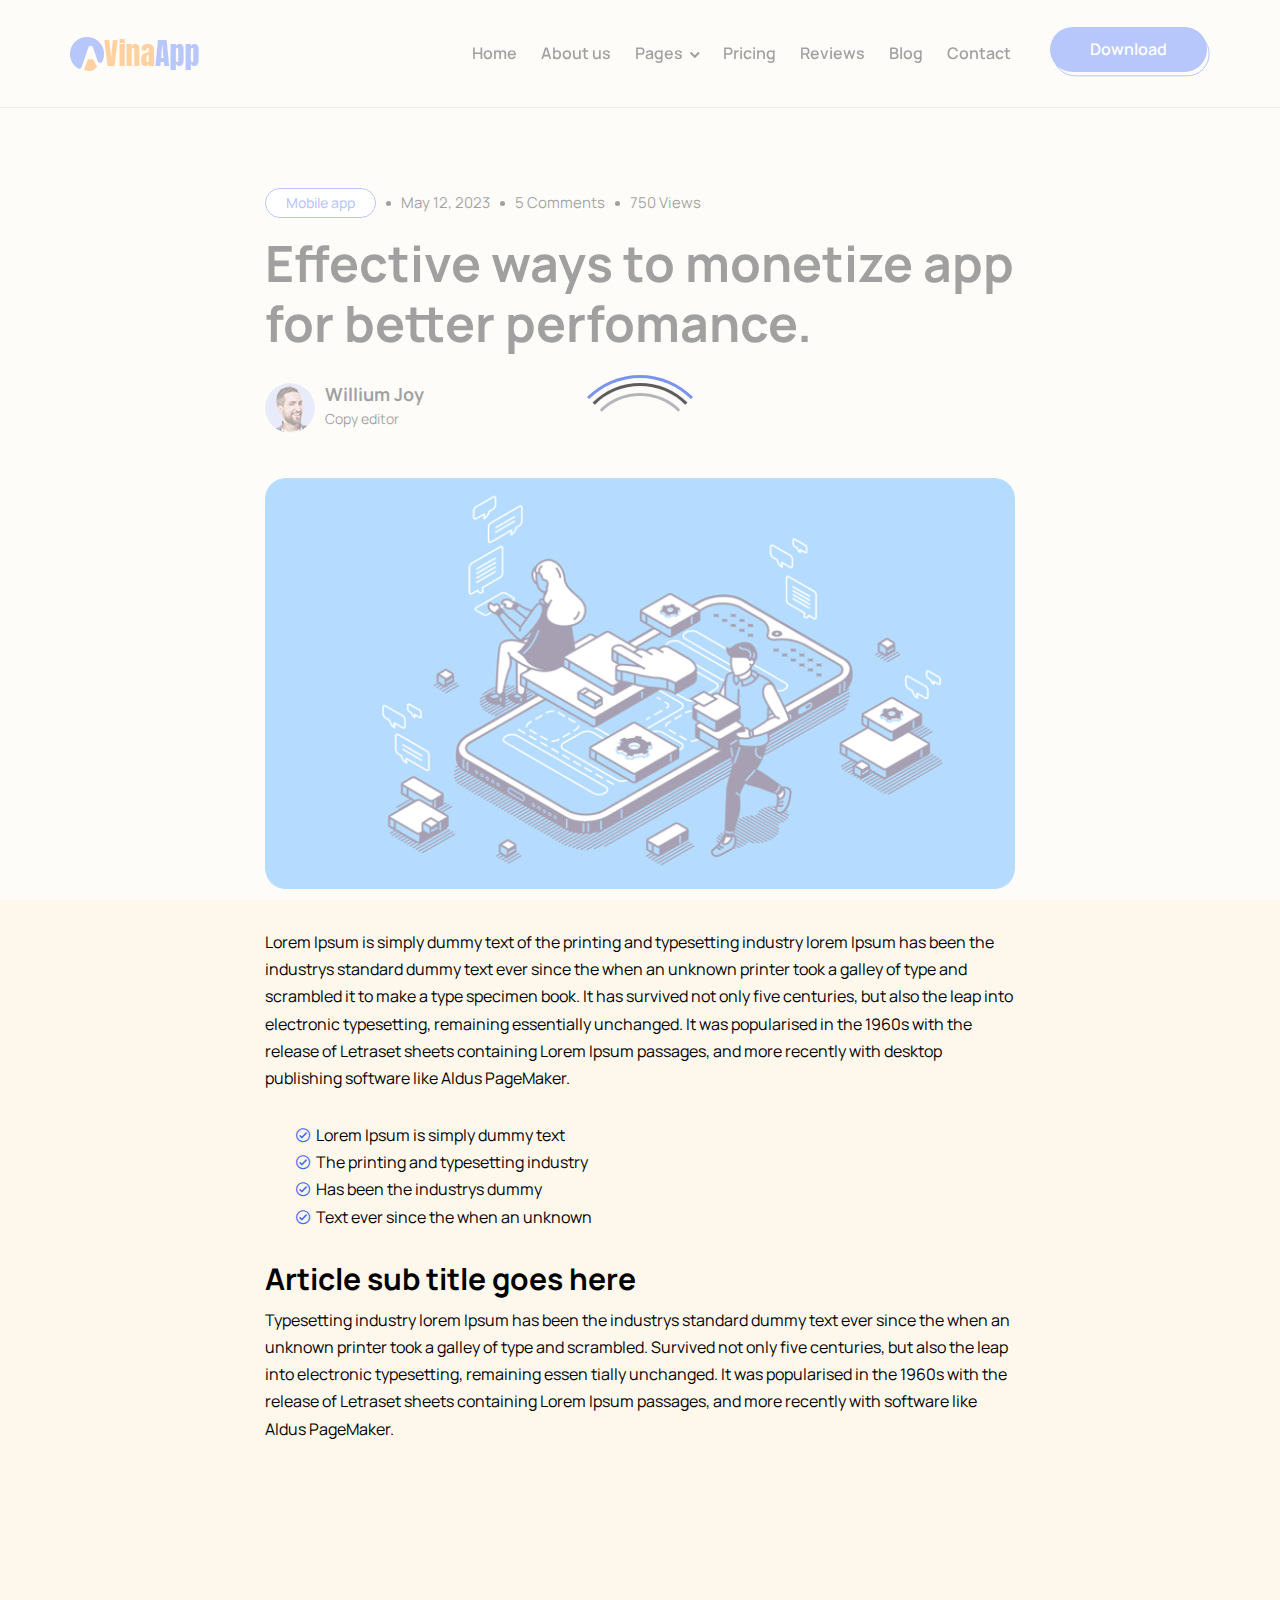
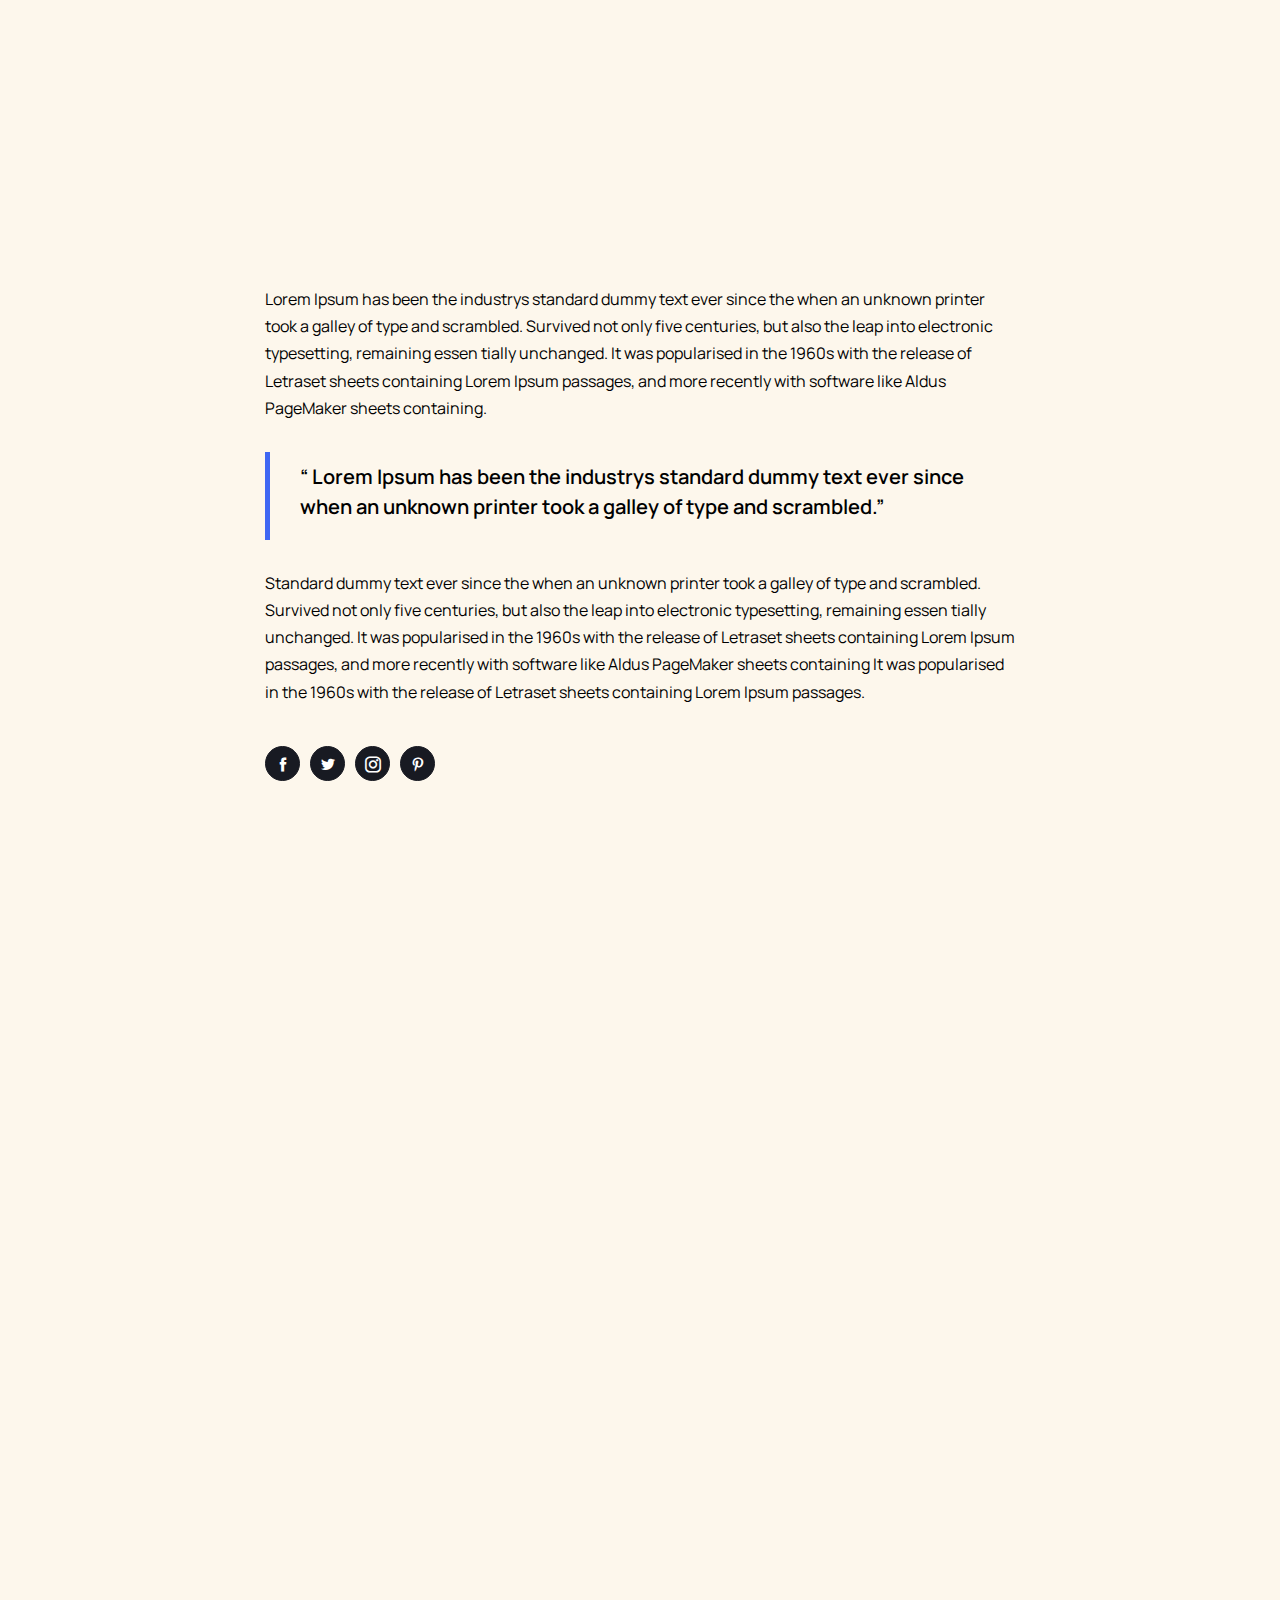
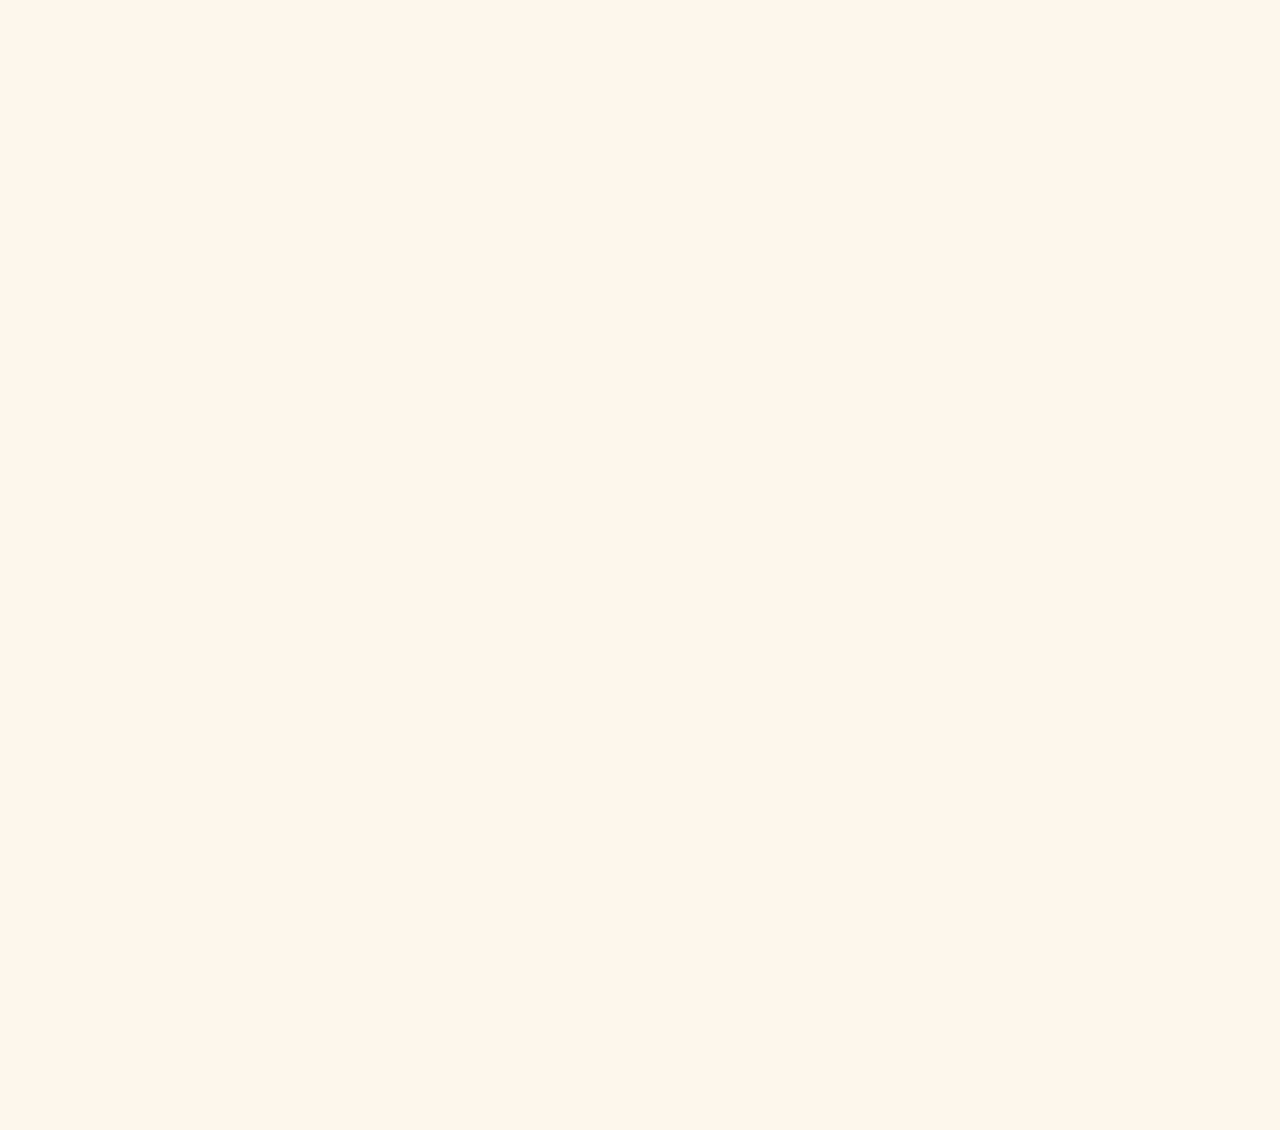
<file: blog-detail.html>
<!DOCTYPE html>
<html lang="en">

<head>

  <meta charset="UTF-8">
  <meta http-equiv="X-UA-Compatible" content="IE=edge">
  <meta name="viewport" content="width=device-width, initial-scale=1.0">
  <title>Latest blog post</title>

  <!-- icofont-css-link -->
  <link rel="stylesheet" href="css/icofont.min.css">
  <!-- Owl-Carosal-Style-link -->
  <link rel="stylesheet" href="css/owl.carousel.min.css">
  <!-- Bootstrap-Style-link -->
  <link rel="stylesheet" href="css/bootstrap.min.css">
  <!-- Aos-Style-link -->
  <link rel="stylesheet" href="css/aos.css">
  <!-- Coustome-Style-link -->
  <link rel="stylesheet" href="css/style.css">
  <!-- Responsive-Style-link -->
  <link rel="stylesheet" href="css/responsive.css">
  <!-- Favicon -->
  <link rel="shortcut icon" href="images/favicon.png" type="image/x-icon">

</head>

<body>


  <!-- Preloader -->
  <div id="preloader">
    <div id="loader"></div>
  </div>

  <!-- Header Start -->
  <header>
    <!-- container start -->
    <div class="container">
      <!-- navigation bar -->
      <nav class="navbar navbar-expand-lg">
           <a class="navbar-brand" href="index.html">
          <img src="images/logo.png" alt="VinaApp IT Solutions">
        </a>
        <button class="navbar-toggler" type="button" data-toggle="collapse" data-target="#navbarSupportedContent"
          aria-controls="navbarSupportedContent" aria-expanded="false" aria-label="Toggle navigation">
          <span class="navbar-toggler-icon">
            <!-- <i class="icofont-navigation-menu ico_menu"></i> -->
            <span class="toggle-wrap">
              <span class="toggle-bar"></span>
            </span>
          </span>
        </button>

        <div class="collapse navbar-collapse" id="navbarSupportedContent">
          <ul class="navbar-nav ml-auto">

          	<!-- secondery menu start -->
            <li class="nav-item">
              <a class="nav-link" href="index.html">Home</a>
            </li>
            <!-- secondery menu end -->
            
            <li class="nav-item">
              <a class="nav-link" href="about.html">About us</a>
            </li>
            <!-- secondery menu start -->
            <li class="nav-item has_dropdown">
              <a class="nav-link" href="#">Pages</a>
              <span class="drp_btn"><i class="icofont-rounded-down"></i></span>
              <div class="sub_menu">
                <ul>
                  <li><a href="blog-list.html">Blog List</a></li>
                  <li><a href="blog-detail.html">Single Blog</a></li>
                  <li><a href="sign-in.html">Sign In</a></li>
                  <li><a href="sign-up.html">Sign Up</a></li>
                </ul>
              </div>
            </li>
            <!-- secondery menu end -->

            <li class="nav-item">
              <a class="nav-link" href="pricing.html">Pricing</a>
            </li>
            <li class="nav-item">
              <a class="nav-link" href="reviews.html">Reviews</a>
            </li>
            <li class="nav-item">
              <a class="nav-link" href="blog-list.html">Blog</a>
            </li>
            <li class="nav-item">
              <a class="nav-link" href="contact.html">Contact</a>
            </li>
            <li class="nav-item">
              <div class="btn_block">
                <a class="nav-link dark_btn" href="contact.html">Download</a>
                <div class="btn_bottom"></div>
              </div>
            </li>
          </ul>
        </div>
      </nav>
      <!-- navigation end -->
    </div>
    <!-- container end -->
  </header>

  <!-- Page-wrapper-Start -->
  <div class="page_wrapper">

    <!-- Blog Detail Section Start -->
    <section class="blog_detail_section">
      <div class="container container-sm">
        <div class="blog_head">
          <div class="tags_info">
            <span class="tag">Mobile app</span>
            <ul class="blog_info">
              <li>May 12, 2023</li>
              <li>5 Comments</li>
              <li>750 Views</li>
            </ul>
          </div>
          <h1>Effective ways to monetize app for better perfomance.</h1>
          <div class="avtar">
            <img src="images/authore_01.png" alt="image">
            <div class="text">
              <h3>Willium Joy</h3>
              <span>Copy editor</span>
            </div>
          </div>
        </div>
        <div class="blog_body">
          <div class="img" data-aos="fade-in" data-aos-duration="1500">
            <img src="images/blog_single_01.png" alt="image">
          </div>
          <p>Lorem Ipsum is simply dummy text of the printing and typesetting industry lorem Ipsum has been the
            industrys standard dummy text ever since the when an unknown printer took a galley of type and scrambled it
            to make a type specimen book. It has survived not only five centuries, but also the leap into electronic
            typesetting, remaining essentially unchanged. It was popularised in the 1960s with the release of Letraset
            sheets containing Lorem Ipsum passages, and more recently with desktop publishing software like Aldus
            PageMaker.</p>
          <ul class="listings">
            <li>
              <span class="icon"><i class="icofont-check-circled"></i></span>
              <p>Lorem Ipsum is simply dummy text</p>
            </li>
            <li>
              <span class="icon"><i class="icofont-check-circled"></i></span>
              <p>The printing and typesetting industry</p>
            </li>
            <li>
              <span class="icon"><i class="icofont-check-circled"></i></span>
              <p>Has been the industrys dummy</p>
            </li>
            <li>
              <span class="icon"><i class="icofont-check-circled"></i></span>
              <p>Text ever since the when an unknown</p>
            </li>
          </ul>
          <h2>Article sub title goes here</h2>
          <p>Typesetting industry lorem Ipsum has been the industrys standard dummy text ever since the when an unknown
            printer took a galley of type and scrambled. Survived not only five centuries, but also the leap into
            electronic typesetting, remaining essen tially unchanged. It was popularised in the 1960s with the release
            of Letraset sheets containing Lorem Ipsum passages, and more recently with software like Aldus PageMaker.
          </p>
          <div class="yt_video" data-aos="fade-in" data-aos-duration="1500">
            <iframe src="https://www.youtube.com/embed/YkmD6qmlOmw?autoplay=1&amp;loop=1&amp;playlist=YkmD6qmlOmw&amp;mute=1" title="Antinet SM"
              allow="accelerometer; autoplay; clipboard-write; encrypted-media; gyroscope; picture-in-picture; web-share"
              allowfullscreen></iframe>
          </div>
          <p>
            Lorem Ipsum has been the industrys standard dummy text ever since the when an unknown printer took a galley
            of type and scrambled. Survived not only five centuries, but also the leap into electronic typesetting,
            remaining essen tially unchanged. It was popularised in the 1960s with the release of Letraset sheets
            containing Lorem Ipsum passages, and more recently with software like Aldus PageMaker sheets containing.
          </p>
          <div class="highlight_text">
            <h3>“ Lorem Ipsum has been the industrys standard dummy text ever since
              when an unknown printer took a galley of type and scrambled.”</h3>
          </div>
          <p>
            Standard dummy text ever since the when an unknown printer took a galley of type and scrambled. Survived not
            only five centuries, but also the leap into electronic typesetting, remaining essen tially unchanged. It was
            popularised in the 1960s with the release of Letraset sheets containing Lorem Ipsum passages, and more
            recently with software like Aldus PageMaker sheets containing It was popularised in the 1960s with the
            release of Letraset sheets containing Lorem Ipsum passages.
          </p>
          <ul class="social_media">
            <li><a href="#"><i class="icofont-facebook"></i></a></li>
            <li><a href="#"><i class="icofont-twitter"></i></a></li>
            <li><a href="#"><i class="icofont-instagram"></i></a></li>
            <li><a href="#"><i class="icofont-pinterest"></i></a></li>
          </ul>
        </div>
      </div>
    </section>
    <!-- Blog Detail Section End -->

    <!-- Comment Section -->
    <section class="row_am comment_section pb-0" data-aos="fade-up" data-aos-duration="1500">
      <div class="container container-sm">
        <div class="section_title">
          <h2>5 Comments</h2>
        </div>
        <ul>
          <li>
            <div class="authore_info">
              <div class="avtar">
                <img src="images/blog_d01.png" alt="image">
              </div>
              <div class="text">
                <span>1 day ago</span>
                <h4>Thomas </h4>
              </div>
            </div>
            <div class="comment">
              <p>Lorem Ipsum has been the industrys standard dummy text ever since the when an unknown printer took a
                galley of type and scrambled. Survived not.</p>
            </div>
          </li>
          <li class="replay_comment">
            <div class="authore_info">
              <div class="avtar">
                <img src="images/blog_d02.png" alt="image">
              </div>
              <div class="text">
                <span>1 day ago</span>
                <h4>Shaily</h4>
              </div>
            </div>
            <div class="comment">
              <p>Industrys standard dummy text ever since the when an unknown printer took.</p>
            </div>
          </li>
          <li>
            <div class="authore_info">
              <div class="avtar">
                <img src="images/blog_d03.png" alt="image">
              </div>
              <div class="text">
                <span>2 days ago</span>
                <h4>Willium Joe</h4>
              </div>
            </div>
            <div class="comment">
              <p>Has been the industrys standard dummy text ever since the when an unknown printer took a galley of type
                and scrambled. Survived not only five centuries.</p>
            </div>
          </li>
        </ul>
      </div>
    </section>

    <!-- Comment Form Section -->
    <section class="row_am comment_form_section" data-aos="fade-up" data-aos-duration="1500">
      <div class="container container-sm">
        <div class="section_title">
          <h2>Leave a comment</h2>
          <p>Your email address will not be published. Required fields are marked *</p>
        </div>
        <form>
          <div class="row">
            <div class="col-md-6">
              <div class="form-group">
                <input type="text" class="form-control" placeholder="Name *">
              </div>
            </div>
            <div class="col-md-6">
              <div class="form-group">
                <input type="email" class="form-control" placeholder="Email *">
              </div>
            </div>
            <div class="col-md-6">
              <div class="form-group">
                <input type="text" class="form-control" placeholder="Phone">
              </div>
            </div>
            <div class="col-md-6">
              <div class="form-group">
                <input type="text" class="form-control" placeholder="Website  ">
              </div>
            </div>
            <div class="col-md-12">
              <div class="form-group">
                <textarea class="form-control" placeholder="Comments"></textarea>
              </div>
            </div>
            <div class="col-md-12 text-right">
              <div class="btn_block">
                <button class="btn puprple_btn ml-0">Submit</button>
                <div class="btn_bottom"></div>
              </div>
            </div>
          </div>
        </form>
      </div>
    </section>

    <!-- Footer-Section start -->
    <footer class="white_text" data-aos="fade-in" data-aos-duration="1500">
      <div class="container">
        <div class="row">
          <div class="col-md-6">
            <div class="logo_side">
              <div class="logo">
                <a href="#">
                  <img src="images/ft_logo.png" alt="Logo">
                </a>
              </div>
              <div class="news_letter">
                <h3>Subscribe newsletter</h3>
                <p>Be the first to recieve all latest post in your inbox</p>
                <form>
                  <div class="form-group">
                    <input type="email" class="form-control" placeholder="Enter your email">
                    <button class="btn"><i class="icofont-paper-plane"></i></button>
                  </div>
                  <p class="note">By clicking send link you agree to receive message.</p>
                </form>
              </div>
              <ul class="contact_info">
                <li><a href="mailto:info@vina.us.kg">info@vina.us.kg</a></li>
                <li><a href="tel:+84914336884">+84-914-336 884</a></li>
              </ul>
              <ul class="social_media">
                <li><a href="https://www.facebook.com/antinetsm"><i class="icofont-facebook"></i></a></li>
                <li><a href="https://www.youtube.com/@antinetsm"><i class="icofont-youtube"></i></a></li>
                <li><a href="https://about.me/antinet"><i class="icofont-info"></i></a></li>
                <li><a href="https://www.pinterest.com/antinetsm"><i class="icofont-pinterest"></i></a></li>
              </ul>
            </div>
          </div>
          <div class="col-md-6">
            <div class="download_side">
              <h3>Download app</h3>
              <ul class="app_btn">
                <li>
                  <a href="#">
                    <img class="blue_img" src="images/googleplay.png" alt="image">
                  </a>
                </li>
                <li>
                  <a href="#">
                    <img class="blue_img" src="images/appstorebtn.png" alt="image">
                  </a>
                </li>
              </ul>
            </div>
          </div>
        </div>
      </div>
      <div class="footer_bottom">
        <div class="container">
          <div class="ft_inner">
            <div class="copy_text">
              <p>© Copyrights 2023. All rights reserved.</p>
            </div>
            <ul class="links">
              <li><a href="index.html">Home</a></li>
              <li><a href="about.html">About us</a></li>
              <li><a href="pricing.html">Pricing</a></li>
              <li><a href="blog-list.html">Blog</a></li>
              <li><a href="contact.html">Contact us</a></li>
            </ul>
            <div class="design_by">
              <p>Designed by <a href="https://www.vina.us.kg" target="blank">Antinet℠</a></p>
            </div>
          </div>
        </div>
      </div>
    </footer>
    <!-- Footer-Section end -->

    <!-- go top button -->
    <div class="go_top" id="Gotop">
      <span><i class="icofont-arrow-up"></i></span>
    </div>

  </div>
  <!-- Page-wrapper-End -->

  <!-- Jquery-js-Link -->
  <script src="js/jquery.js"></script>
  <!-- owl-js-Link -->
  <script src="js/owl.carousel.min.js"></script>
  <!-- bootstrap-js-Link -->
  <script src="js/bootstrap.min.js"></script>
  <!-- aos-js-Link -->
  <script src="js/aos.js"></script>
  <!-- main-js-Link -->
  <script src="js/main.js"></script>


</body>

</html>
</file>
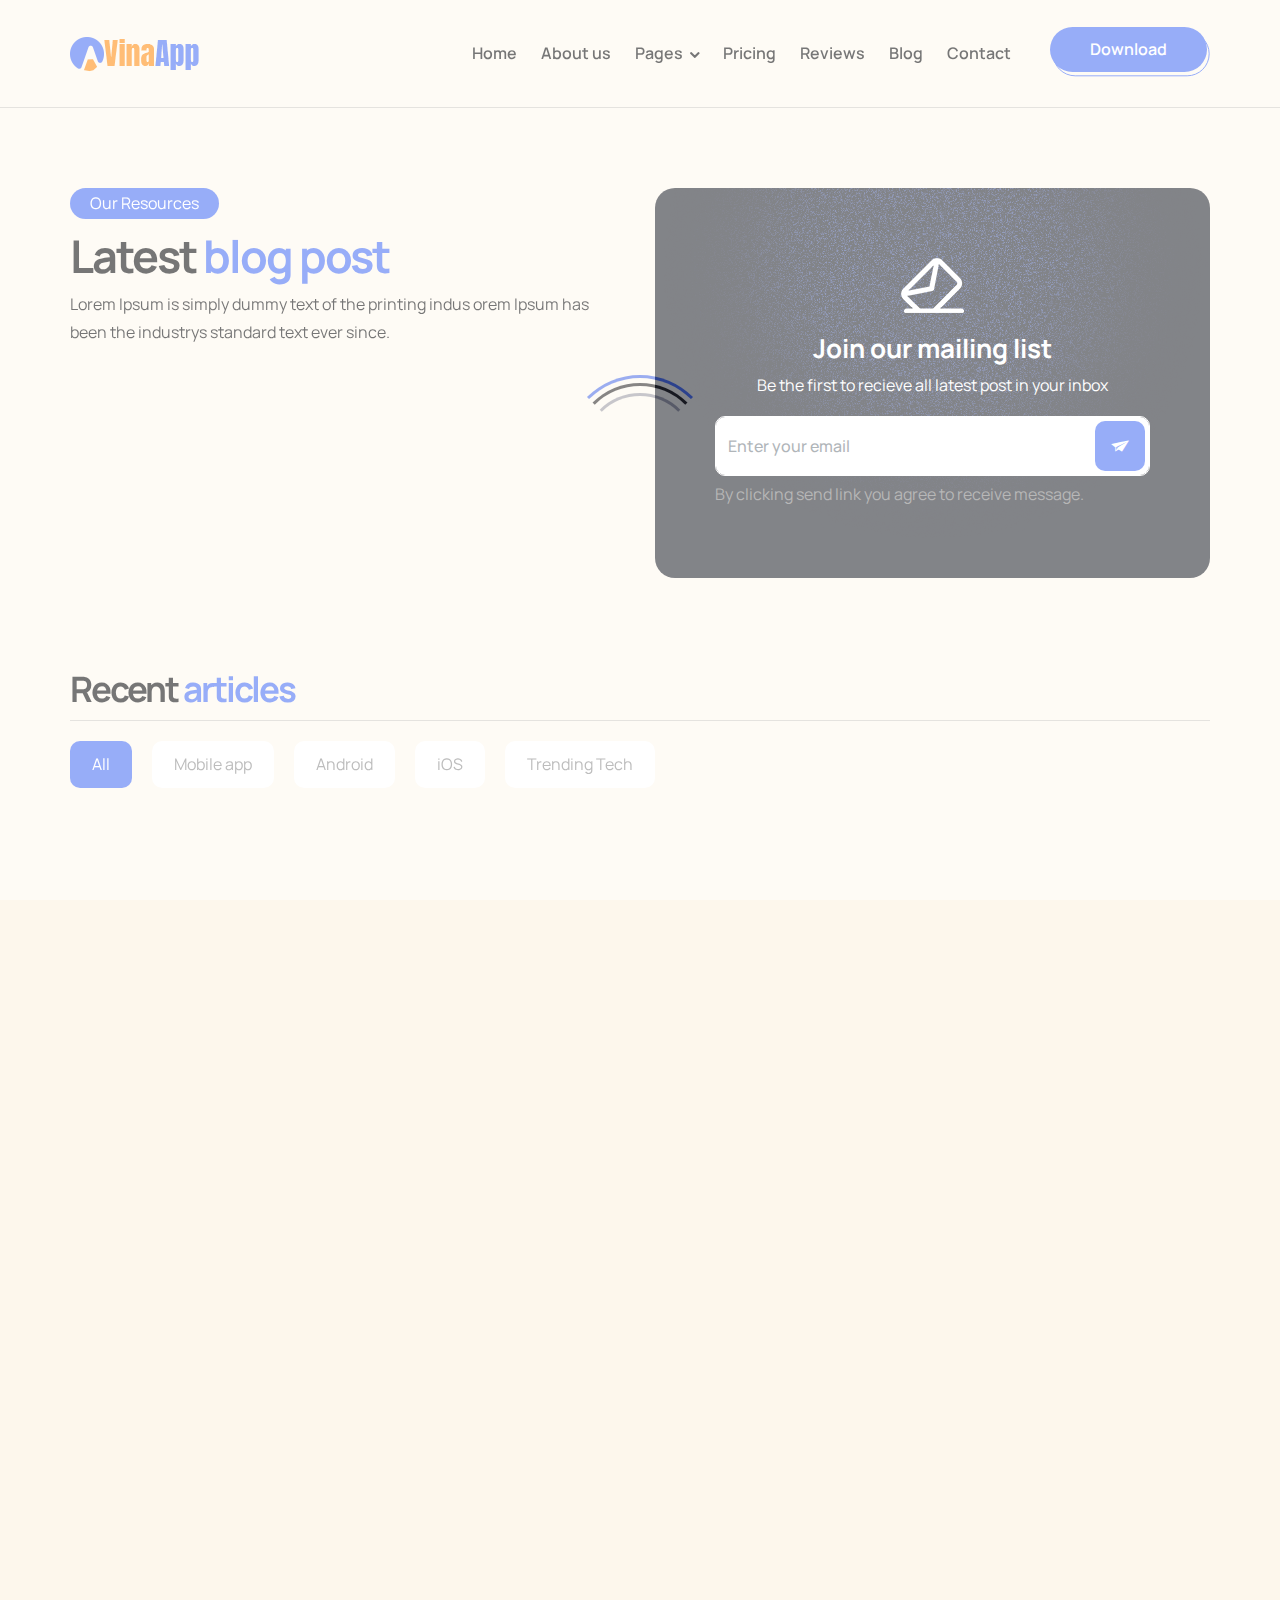
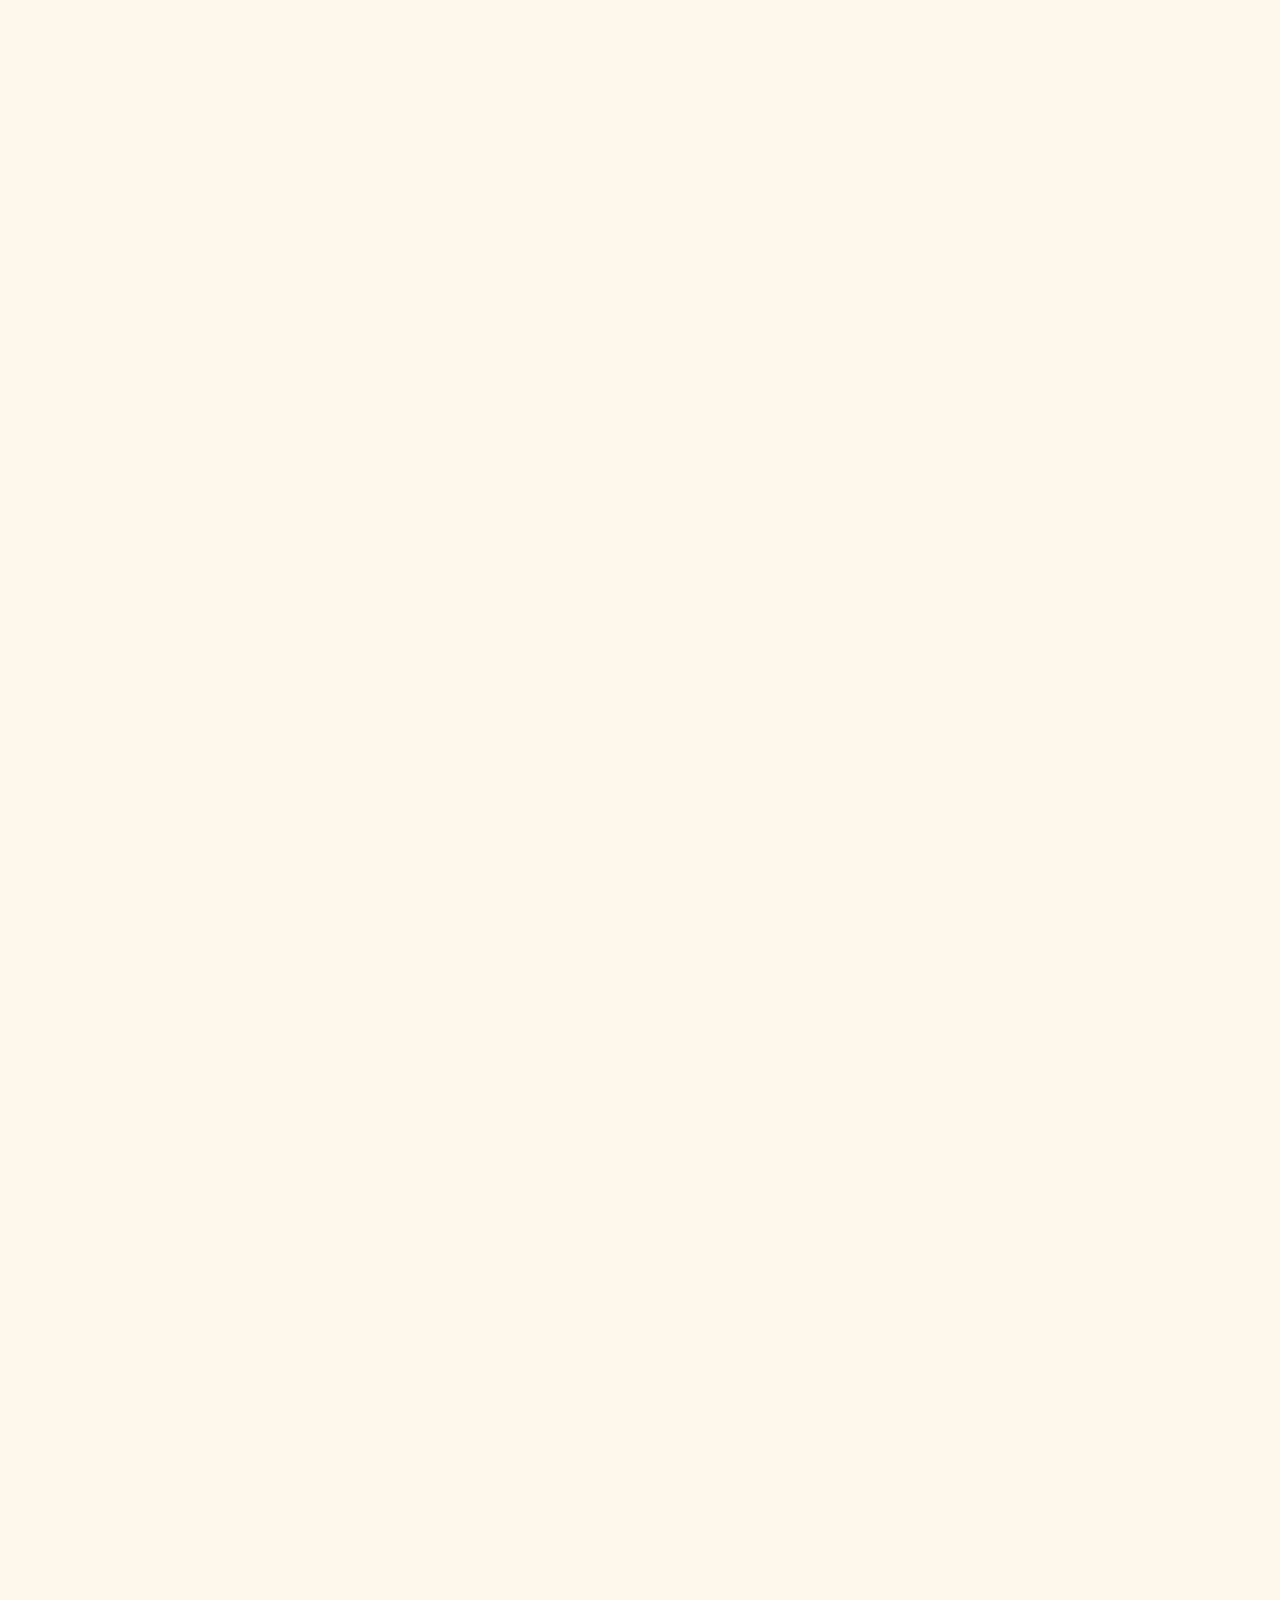
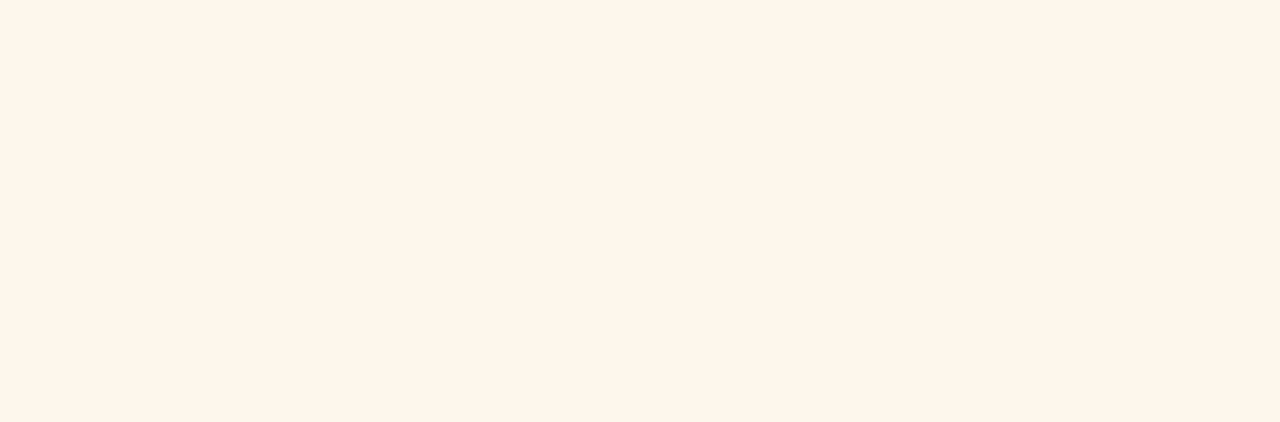
<file: blog-list.html>
<!DOCTYPE html>
<html lang="en">



<head>

  <meta charset="UTF-8">
  <meta http-equiv="X-UA-Compatible" content="IE=edge">
  <meta name="viewport" content="width=device-width, initial-scale=1.0">
  <title>Latest blog post</title>

  <!-- icofont-css-link -->
  <link rel="stylesheet" href="css/icofont.min.css">
  <!-- Owl-Carosal-Style-link -->
  <link rel="stylesheet" href="css/owl.carousel.min.css">
  <!-- Bootstrap-Style-link -->
  <link rel="stylesheet" href="css/bootstrap.min.css">
  <!-- Aos-Style-link -->
  <link rel="stylesheet" href="css/aos.css">
  <!-- Coustome-Style-link -->
  <link rel="stylesheet" href="css/style.css">
  <!-- Responsive-Style-link -->
  <link rel="stylesheet" href="css/responsive.css">
  <!-- Favicon -->
  <link rel="shortcut icon" href="images/favicon.png" type="image/x-icon">

</head>

<body>

  <!-- Preloader -->
  <div id="preloader">
    <div id="loader"></div>
  </div>

  <!-- Header Start -->
  <header>
    <!-- container start -->
    <div class="container">
      <!-- navigation bar -->
      <nav class="navbar navbar-expand-lg">
           <a class="navbar-brand" href="index.html">
          <img src="images/logo.png" alt="VinaApp IT Solutions">
        </a>
        <button class="navbar-toggler" type="button" data-toggle="collapse" data-target="#navbarSupportedContent"
          aria-controls="navbarSupportedContent" aria-expanded="false" aria-label="Toggle navigation">
          <span class="navbar-toggler-icon">
            <!-- <i class="icofont-navigation-menu ico_menu"></i> -->
            <span class="toggle-wrap">
              <span class="toggle-bar"></span>
            </span>
          </span>
        </button>

        <div class="collapse navbar-collapse" id="navbarSupportedContent">
          <ul class="navbar-nav ml-auto">

          	<!-- secondery menu start -->
            <li class="nav-item">
              <a class="nav-link" href="index.html">Home</a>
            </li>
            <!-- secondery menu end -->
            
            <li class="nav-item">
              <a class="nav-link" href="about.html">About us</a>
            </li>
            <!-- secondery menu start -->
            <li class="nav-item has_dropdown">
              <a class="nav-link" href="#">Pages</a>
              <span class="drp_btn"><i class="icofont-rounded-down"></i></span>
              <div class="sub_menu">
                <ul>
                  <li><a href="blog-list.html">Blog List</a></li>
                  <li><a href="blog-detail.html">Single Blog</a></li>
                  <li><a href="sign-in.html">Sign In</a></li>
                  <li><a href="sign-up.html">Sign Up</a></li>
                </ul>
              </div>
            </li>
            <!-- secondery menu end -->

            <li class="nav-item">
              <a class="nav-link" href="pricing.html">Pricing</a>
            </li>
            <li class="nav-item">
              <a class="nav-link" href="reviews.html">Reviews</a>
            </li>
            <li class="nav-item">
              <a class="nav-link" href="blog-list.html">Blog</a>
            </li>
            <li class="nav-item">
              <a class="nav-link" href="contact.html">Contact</a>
            </li>
            <li class="nav-item">
              <div class="btn_block">
                <a class="nav-link dark_btn" href="contact.html">Download</a>
                <div class="btn_bottom"></div>
              </div>
            </li>
          </ul>
        </div>
      </nav>
      <!-- navigation end -->
    </div>
    <!-- container end -->
  </header>

  <!-- Page-wrapper-Start -->
  <div class="page_wrapper">

    <!-- Our Resource Section Start -->
    <section class="our_resource">
      <div class="container">
        <div class="row">
          <div class="col-md-6">
            <div class="section_title" data-aos="fade-up" data-aos-duration="1500">
              <span class="title_badge">Our Resources</span>
              <h2>Latest <span>blog post</span></h2>
              <p>Lorem Ipsum is simply dummy text of the printing indus orem Ipsum has been the industrys standard text
                ever since.</p>
            </div>
          </div>
          <div class="col-md-6">
            <div class="mail_block white_text" data-aos="fade-up" data-aos-duration="1500">
              <div class="dotes_blue"><img src="images/blue_dotes.png" alt="image"></div>
              <div class="text">
                <span class="icon"><img src="images/email_icon.png" alt="image"></span>
                <h3>Join our mailing list</h3>
                <p>Be the first to recieve all latest post in your inbox</p>
                <form>
                  <div class="form-group">
                    <input type="email" class="form-control" placeholder="Enter your email">
                    <button class="btn"><i class="icofont-paper-plane"></i></button>
                  </div>
                  <p class="note">By clicking send link you agree to receive message.</p>
                </form>
              </div>
            </div>
          </div>
        </div>
      </div>
    </section>
    <!-- Our Resource Section End -->

    <!-- Recent Articles Section Start -->
    <section class="articles_section row_am">
      <div class="container">
        <div class="section_title" data-aos="fade-up" data-aos-duration="1500">
          <h2>Recent <span>articles</span></h2>
        </div>
        <ul class="filter_tags" data-aos="fade-up" data-aos-duration="1500">
          <li><a href="#" class="active">All</a></li>
          <li><a href="#">Mobile app</a></li>
          <li><a href="#">Android</a></li>
          <li><a href="#">iOS</a></li>
          <li><a href="#">Trending Tech</a></li>
        </ul>
        <div class="blog_listings">
          <div class="listing_block" data-aos="fade-up" data-aos-duration="1500">
            <a href="blog-detail.html" class="img">
              <img src="images/blog1.png" alt="image">
            </a>
            <div class="blog_text">
              <span class="tag">Mobile app</span>
              <h2><a href="blog-detail.html">Effective ways to monetize mobile apps for better perfomance</a></h2>
              <a href="blog-detail.html">Read more <i class="icofont-arrow-right"></i></a>
            </div>
            <div class="authore_info">
              <ul class="blog_info">
                <li>May 12, 2023</li>
                <li>5 Comments</li>
                <li>750 Views</li>
              </ul>
              <div class="avtar">
                <img src="images/authore_01.png" alt="image">
                <div class="text">
                  <h3>Willium Joy</h3>
                  <span>Copy editor</span>
                </div>
              </div>
            </div>
          </div>
          <div class="listing_block" data-aos="fade-up" data-aos-duration="1500">
            <a href="#" class="img">
              <img src="images/blog2.png" alt="image">
            </a>
            <div class="blog_text">
              <span class="tag">User experience</span>
              <h2><a href="#">Why you our app, top 5 reason to choose our app</a></h2>
              <a href="#">Read more <i class="icofont-arrow-right"></i></a>
            </div>
            <div class="authore_info">
              <ul class="blog_info">
                <li>May 12, 2023</li>
                <li>5 Comments</li>
                <li>520 Views</li>
              </ul>
              <div class="avtar">
                <img src="images/authore_02.png" alt="image">
                <div class="text">
                  <h3>Philip Jose</h3>
                  <span>Tech manager</span>
                </div>
              </div>
            </div>
          </div>
          <div class="listing_block" data-aos="fade-up" data-aos-duration="1500">
            <a href="#" class="img">
              <img src="images/blog_list3.png" alt="image">
            </a>
            <div class="blog_text">
              <span class="tag">Mobile app</span>
              <h2><a href="#">How to use mobile
                  application with best
                  performance lorem...</a></h2>
              <a href="#">Read more <i class="icofont-arrow-right"></i></a>
            </div>
            <div class="authore_info">
              <ul class="blog_info">
                <li>May 12, 2023</li>
                <li>5 Comments</li>
                <li>333 Views</li>
              </ul>
              <div class="avtar">
                <img src="images/authore_01.png" alt="image">
                <div class="text">
                  <h3>Willium Joy</h3>
                  <span>Copy editor</span>
                </div>
              </div>
            </div>
          </div>
          <div class="listing_block" data-aos="fade-up" data-aos-duration="1500">
            <a href="#" class="img">
              <img src="images/blog_list4.png" alt="image">
            </a>
            <div class="blog_text">
              <span class="tag">User experience</span>
              <h2><a href="#">Why you our app, top 5 reason to choose our app</a></h2>
              <a href="#">Read more <i class="icofont-arrow-right"></i></a>
            </div>
            <div class="authore_info">
              <ul class="blog_info">
                <li>May 12, 2023</li>
                <li>5 Comments</li>
                <li>421 Views</li>
              </ul>
              <div class="avtar">
                <img src="images/authore_02.png" alt="image">
                <div class="text">
                  <h3>Philip Jose</h3>
                  <span>Tech manager</span>
                </div>
              </div>
            </div>
          </div>
          <div class="listing_block" data-aos="fade-up" data-aos-duration="1500">
            <a href="#" class="img">
              <img src="images/blog1.png" alt="image">
            </a>
            <div class="blog_text">
              <span class="tag">Mobile app</span>
              <h2><a href="#">Effective ways to monetize mobile apps for better perfomance</a></h2>
              <a href="#">Read more <i class="icofont-arrow-right"></i></a>
            </div>
            <div class="authore_info">
              <ul class="blog_info">
                <li>May 12, 2023</li>
                <li>5 Comments</li>
                <li>750 Views</li>
              </ul>
              <div class="avtar">
                <img src="images/authore_01.png" alt="image">
                <div class="text">
                  <h3>Philip Jose</h3>
                  <span>Tech manager</span>
                </div>
              </div>
            </div>
          </div>
          <div class="listing_block" data-aos="fade-up" data-aos-duration="1500">
            <a href="#" class="img">
              <img src="images/blog2.png" alt="image">
            </a>
            <div class="blog_text">
              <span class="tag">User experience</span>
              <h2><a href="#">Why you our app, top 5 reason to choose our app</a></h2>
              <a href="#">Read more <i class="icofont-arrow-right"></i></a>
            </div>
            <div class="authore_info">
              <ul class="blog_info">
                <li>May 12, 2023</li>
                <li>5 Comments</li>
                <li>520 Views</li>
              </ul>
              <div class="avtar">
                <img src="images/authore_02.png" alt="image">
                <div class="text">
                  <h3>Philip Jose</h3>
                  <span>Tech manager</span>
                </div>
              </div>
            </div>
          </div>
        </div>
        <!-- Pagination -->
        <div class="pagination_block" data-aos="fade-in" data-aos-duration="1500">
          <ul>
            <li><a href="#" class="prev"><i class="icofont-arrow-left"></i> Prev</a></li>
            <li><a href="#">1</a></li>
            <li><a href="#" class="active">2</a></li>
            <li><a href="#">3</a></li>
            <li><a href="#">4</a></li>
            <li><a href="#">5</a></li>
            <li><a href="#">6</a></li>
            <li><a href="#" class="next">Next <i class="icofont-arrow-right"></i></a></li>
          </ul>
        </div>
      </div>
    </section>
    <!-- Recent Articles Section End -->

    <!-- Footer-Section start -->
    <footer class="white_text" data-aos="fade-in" data-aos-duration="1500">
      <div class="container">
        <div class="row">
          <div class="col-md-6">
            <div class="logo_side">
              <div class="logo">
                <a href="#">
                  <img src="images/ft_logo.png" alt="Logo">
                </a>
              </div>
              <div class="news_letter">
                <h3>Subscribe newsletter</h3>
                <p>Be the first to recieve all latest post in your inbox</p>
                <form>
                  <div class="form-group">
                    <input type="email" class="form-control" placeholder="Enter your email">
                    <button class="btn"><i class="icofont-paper-plane"></i></button>
                  </div>
                  <p class="note">By clicking send link you agree to receive message.</p>
                </form>
              </div>
              <ul class="contact_info">
                <li><a href="mailto:info@vina.us.kg">info@vina.us.kg</a></li>
                <li><a href="tel:+84914336884">+84-914-336 884</a></li>
              </ul>
              <ul class="social_media">
                <li><a href="https://www.facebook.com/antinetsm"><i class="icofont-facebook"></i></a></li>
                <li><a href="https://www.youtube.com/@antinetsm"><i class="icofont-youtube"></i></a></li>
                <li><a href="https://about.me/antinet"><i class="icofont-info"></i></a></li>
                <li><a href="https://www.pinterest.com/antinetsm"><i class="icofont-pinterest"></i></a></li>
              </ul>
            </div>
          </div>
          <div class="col-md-6">
            <div class="download_side">
              <h3>Download app</h3>
              <ul class="app_btn">
                <li>
                  <a href="#">
                    <img class="blue_img" src="images/googleplay.png" alt="image">
                  </a>
                </li>
                <li>
                  <a href="#">
                    <img class="blue_img" src="images/appstorebtn.png" alt="image">
                  </a>
                </li>
              </ul>
            </div>
          </div>
        </div>
      </div>
      <div class="footer_bottom">
        <div class="container">
          <div class="ft_inner">
            <div class="copy_text">
              <p>© Copyrights 2023. All rights reserved.</p>
            </div>
            <ul class="links">
              <li><a href="index.html">Home</a></li>
              <li><a href="about.html">About us</a></li>
              <li><a href="pricing.html">Pricing</a></li>
              <li><a href="blog-list.html">Blog</a></li>
              <li><a href="contact.html">Contact us</a></li>
            </ul>
            <div class="design_by">
              <p>Designed by <a href="https://www.vina.us.kg" target="blank">Antinet℠</a></p>
            </div>
          </div>
        </div>
      </div>
    </footer>
    <!-- Footer-Section end -->

    <!-- go top button -->
    <div class="go_top" id="Gotop">
      <span><i class="icofont-arrow-up"></i></span>
    </div>

  </div>
  <!-- Page-wrapper-End -->

  <!-- Jquery-js-Link -->
  <script src="js/jquery.js"></script>
  <!-- owl-js-Link -->
  <script src="js/owl.carousel.min.js"></script>
  <!-- bootstrap-js-Link -->
  <script src="js/bootstrap.min.js"></script>
  <!-- aos-js-Link -->
  <script src="js/aos.js"></script>
  <!-- main-js-Link -->
  <script src="js/main.js"></script>

</body>



</html>
</file>
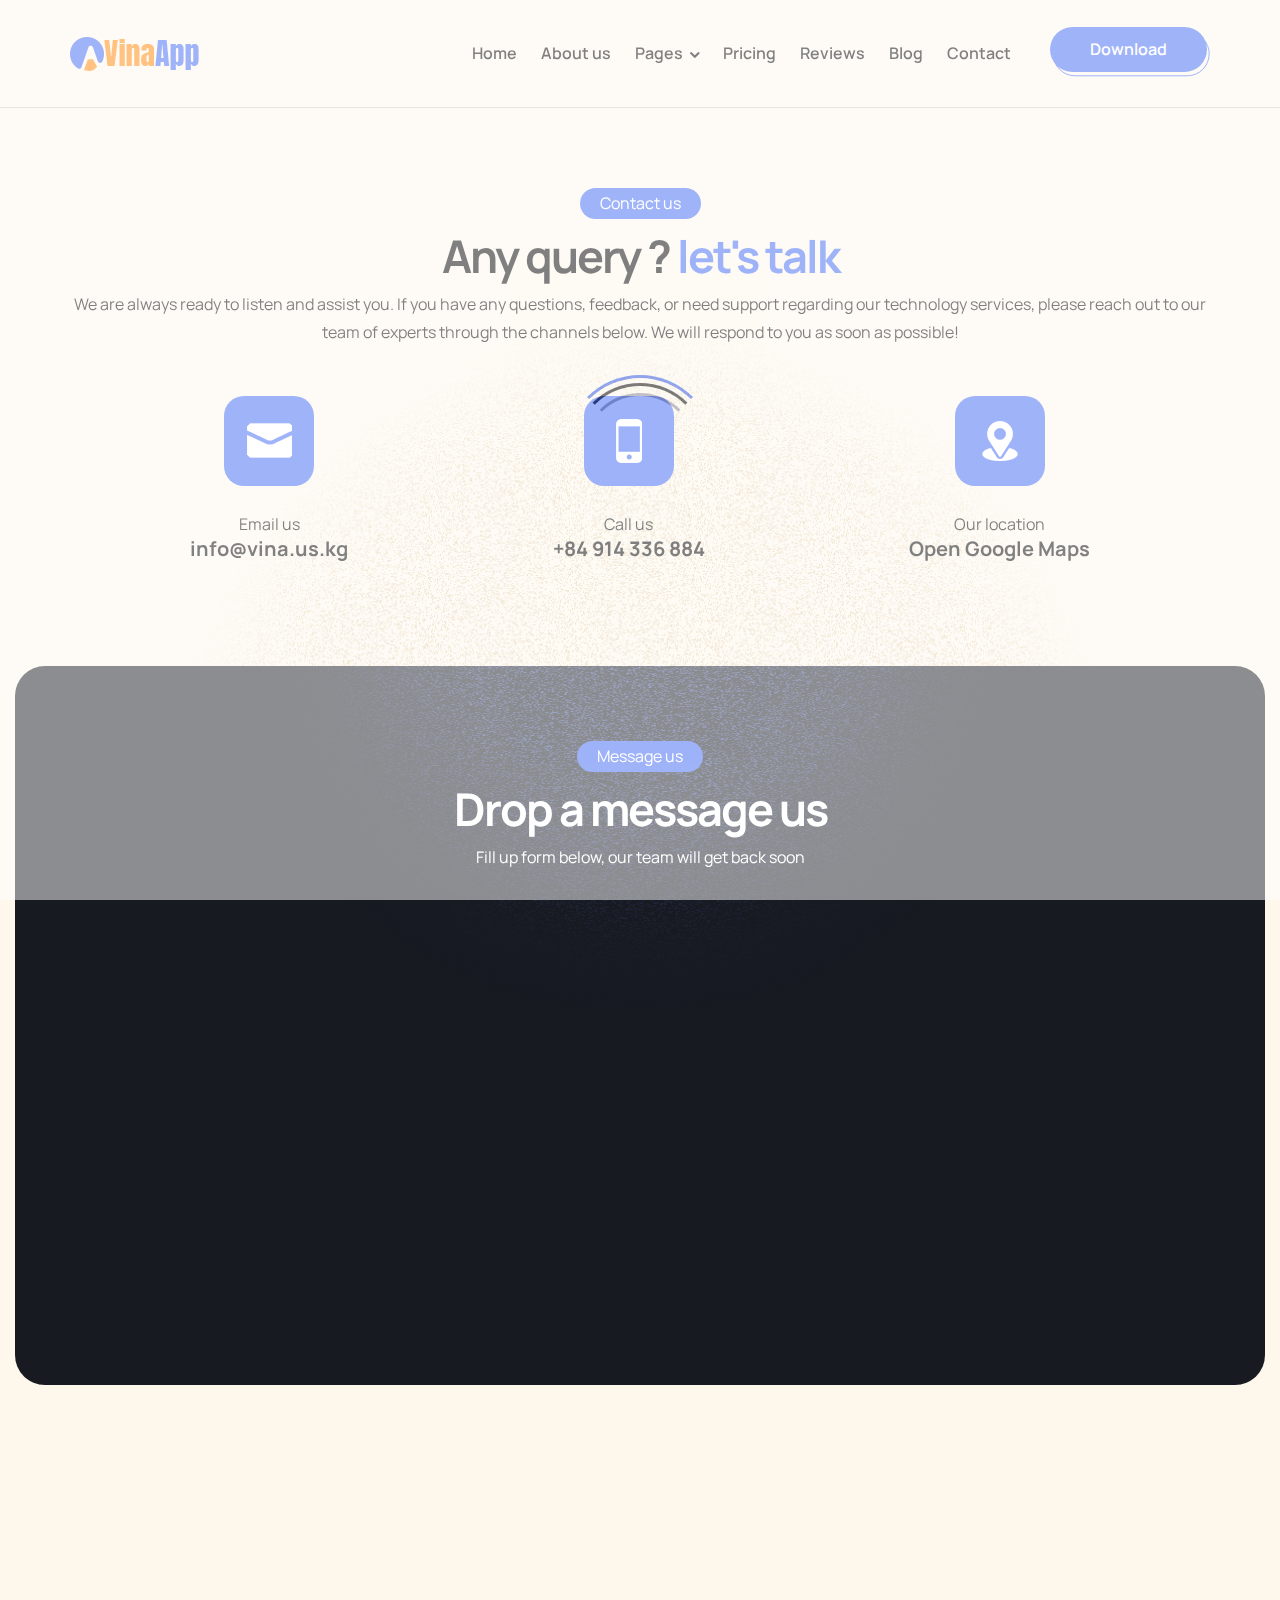
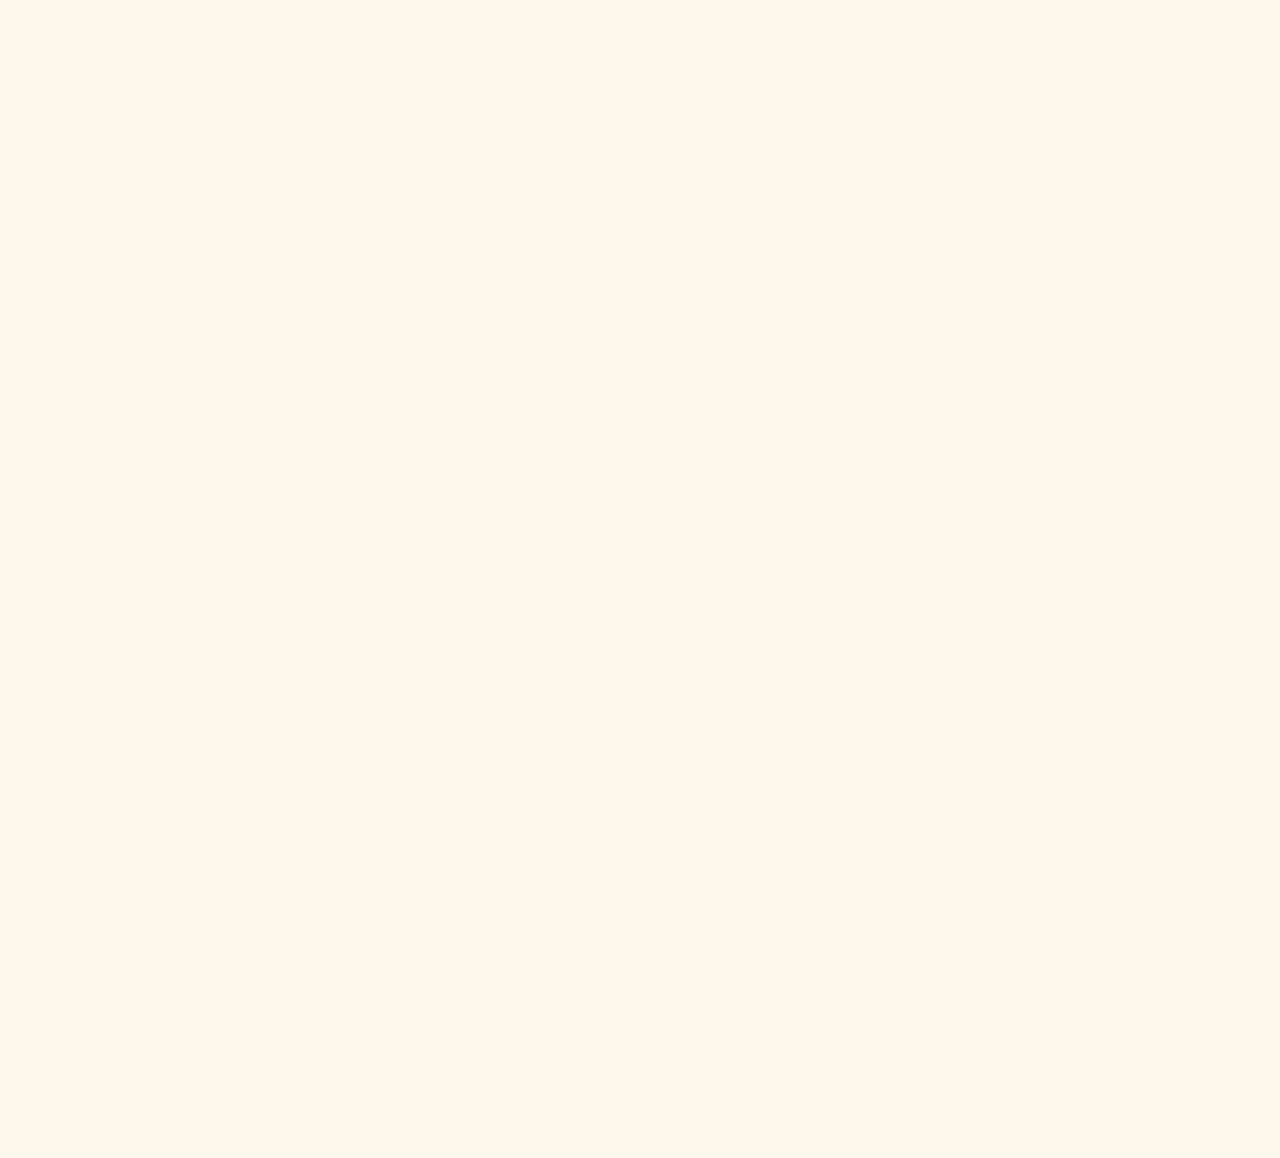
<file: contact.html>
<!DOCTYPE html>
<html lang="en">

<head>

  <meta charset="UTF-8">
  <meta http-equiv="X-UA-Compatible" content="IE=edge">
  <meta name="viewport" content="width=device-width, initial-scale=1.0">
  <title>Contact us</title>

  <!-- icofont-css-link -->
  <link rel="stylesheet" href="css/icofont.min.css">
  <!-- Owl-Carosal-Style-link -->
  <link rel="stylesheet" href="css/owl.carousel.min.css">
  <!-- Bootstrap-Style-link -->
  <link rel="stylesheet" href="css/bootstrap.min.css">
  <!-- Aos-Style-link -->
  <link rel="stylesheet" href="css/aos.css">
  <!-- Coustome-Style-link -->
  <link rel="stylesheet" href="css/style.css">
  <!-- Responsive-Style-link -->
  <link rel="stylesheet" href="css/responsive.css">
  <!-- Favicon -->
  <link rel="shortcut icon" href="images/favicon.png" type="image/x-icon">

</head>

<body>


  <!-- Preloader -->
  <div id="preloader">
    <div id="loader"></div>
  </div>

  <!-- Header Start -->
  <header>
    <!-- container start -->
    <div class="container">
      <!-- navigation bar -->
      <nav class="navbar navbar-expand-lg">
           <a class="navbar-brand" href="index.html">
          <img src="images/logo.png" alt="VinaApp IT Solutions">
        </a>
        <button class="navbar-toggler" type="button" data-toggle="collapse" data-target="#navbarSupportedContent"
          aria-controls="navbarSupportedContent" aria-expanded="false" aria-label="Toggle navigation">
          <span class="navbar-toggler-icon">
            <!-- <i class="icofont-navigation-menu ico_menu"></i> -->
            <span class="toggle-wrap">
              <span class="toggle-bar"></span>
            </span>
          </span>
        </button>

        <div class="collapse navbar-collapse" id="navbarSupportedContent">
          <ul class="navbar-nav ml-auto">

          	<!-- secondery menu start -->
            <li class="nav-item">
              <a class="nav-link" href="index.html">Home</a>
            </li>
            <!-- secondery menu end -->
            
            <li class="nav-item">
              <a class="nav-link" href="about.html">About us</a>
            </li>
            <!-- secondery menu start -->
            <li class="nav-item has_dropdown">
              <a class="nav-link" href="#">Pages</a>
              <span class="drp_btn"><i class="icofont-rounded-down"></i></span>
              <div class="sub_menu">
                <ul>
                  <li><a href="blog-list.html">Blog List</a></li>
                  <li><a href="blog-detail.html">Single Blog</a></li>
                  <li><a href="sign-in.html">Sign In</a></li>
                  <li><a href="sign-up.html">Sign Up</a></li>
                </ul>
              </div>
            </li>
            <!-- secondery menu end -->

            <li class="nav-item">
              <a class="nav-link" href="pricing.html">Pricing</a>
            </li>
            <li class="nav-item">
              <a class="nav-link" href="reviews.html">Reviews</a>
            </li>
            <li class="nav-item">
              <a class="nav-link" href="blog-list.html">Blog</a>
            </li>
            <li class="nav-item">
              <a class="nav-link" href="contact.html">Contact</a>
            </li>
            <li class="nav-item">
              <div class="btn_block">
                <a class="nav-link dark_btn" href="contact.html">Download</a>
                <div class="btn_bottom"></div>
              </div>
            </li>
          </ul>
        </div>
      </nav>
      <!-- navigation end -->
    </div>
    <!-- container end -->
  </header>

  <!-- Page-wrapper-Start -->
  <div class="page_wrapper">

    <!-- Contact Us Section Start -->
    <section class="contact_section">
      <div class="container">
        <div class="section_title" data-aos="fade-up" data-aos-duration="1500">
          <span class="title_badge">Contact us</span>
          <h2>Any query ? <span>let's talk</span></h2>
          <p>We are always ready to listen and assist you. If you have any questions, feedback, or need support regarding our technology services, please reach out to our team of experts through the channels below. We will respond to you as soon as possible!</p>
        </div>
        <ul class="contact_listing">
          <li data-aos="fade-up" data-aos-duration="1500">
            <span class="icon">
              <img src="images/mail_icon.png" alt="image">
            </span>
            <span class="lable">Email us</span>
            <a href="mailto:info@vina.us.kg">info@vina.us.kg</a>
          </li>
          <li data-aos="fade-up" data-aos-duration="1500" data-aos-delay="150">
            <span class="icon">
              <img src="images/phone_icon.png" alt="image">
            </span>
            <span class="lable">Call us</span>
            <a href="tel:+84914336884">+84 914 336 884</a>
          </li>
          <li data-aos="fade-up" data-aos-duration="1500" data-aos-delay="300">
            <span class="icon">
              <img src="images/location_icon.png" alt="image">
            </span>
            <span class="lable">Our location</span>
            <a target="_blank" rel="nofollow noopener" href="https://www.google.com/maps">Open Google Maps</a>
          </li>
        </ul>
      </div>
    </section>
    <!-- Contact Us Section End -->

    <!-- Contact Form Section Start -->
    <section class="contact_form white_text row_am" data-aos="fade-in" data-aos-duration="1500">
      <div class="contact_inner">
        <div class="container">
          <div class="dotes_blue"><img src="images/blue_dotes.png" alt="image"></div>
          <div class="section_title" data-aos="fade-up" data-aos-duration="1500" data-aos-delay="100">
            <span class="title_badge">Message us</span>
            <h2>Drop a message us</h2>
            <p>Fill up form below, our team will get back soon</p>
          </div>
          <form data-aos="fade-up" data-aos-duration="1500">
            <div class="row">
              <div class="col-md-4">
                <div class="form-group">
                  <input type="text" class="form-control" placeholder="Name *" required>
                </div>
              </div>
              <div class="col-md-4">
                <div class="form-group">
                  <input type="email" class="form-control" placeholder="Email *" required>
                </div>
              </div>
              <div class="col-md-4">
                <div class="form-group">
                  <input type="email" class="form-control" placeholder="Company Name">
                </div>
              </div>
              <div class="col-md-4">
                <div class="form-group">
                  <select class="form-control">
                    <option value="">Country</option>
                    <option value="">VietNam</option>
                    <option value="">USA</option>
                    <option value="">Asian</option>
                    <option value="">EU</option>
                  </select>
                </div>
              </div>
              <div class="col-md-4">
                <div class="form-group">
                  <input type="text" class="form-control" placeholder="Phone">
                </div>
              </div>
              <div class="col-md-4">
                <div class="form-group">
                  <input type="text" class="form-control" placeholder="Website">
                </div>
              </div>
              <div class="col-md-12">
                <div class="form-group">
                  <textarea class="form-control" placeholder="Comments"></textarea>
                </div>
              </div>
              <div class="col-md-8">
                <div class="coustome_checkbox">
                  <label for="term_checkbox">
                    <input type="checkbox" id="term_checkbox">
                    <span class="checkmark"></span>
                    I agree to receive emails, newsletters and promotional messages
                  </label>
                </div>
              </div>
              <div class="col-md-4 text-right">
                <div class="btn_block">
                  <button class="btn puprple_btn ml-0">Submit</button>
                  <div class="btn_bottom"></div>
                </div>
              </div>
            </div>
          </form>
        </div>
      </div>
    </section>
    <!-- Contact Form Section End -->

    <!-- Google Map Start -->
    <div class="map_block row_am" data-aos="fade-in" data-aos-duration="1500">
      <div class="container">
        <iframe
          src="https://www.google.com/maps/embed?pb=!1m18!1m12!1m3!1d3725.853515209518!2d105.84288282603428!3d20.958396990028632!2m3!1f0!2f0!3f0!3m2!1i1024!2i768!4f13.1!3m3!1m2!1s0x3135add07bbfcc9d%3A0x5916dd920bc5813!2zQ2h1bmcgY8awIFJvc2UgVG93biBOZ-G7jWMgSOG7k2k!5e0!3m2!1svi!2s!4v1723827815642!5m2!1svi!2s"
          style="border:0;" allowfullscreen="" loading="lazy" referrerpolicy="no-referrer-when-downgrade"></iframe>
      </div>
    </div>
    <!-- Google Map End -->

    <!-- Footer-Section start -->
    <footer class="white_text" data-aos="fade-in" data-aos-duration="1500">
      <div class="container">
        <div class="row">
          <div class="col-md-6">
            <div class="logo_side">
              <div class="logo">
                <a href="#">
                  <img src="images/ft_logo.png" alt="Logo">
                </a>
              </div>
              <div class="news_letter">
                <h3>Subscribe newsletter</h3>
                <p>Be the first to recieve all latest post in your inbox</p>
                <form>
                  <div class="form-group">
                    <input type="email" class="form-control" placeholder="Enter your email">
                    <button class="btn"><i class="icofont-paper-plane"></i></button>
                  </div>
                  <p class="note">By clicking send link you agree to receive message.</p>
                </form>
              </div>
              <ul class="contact_info">
                <li><a href="mailto:info@vina.us.kg">info@vina.us.kg</a></li>
                <li><a href="tel:+84914336884">+84-914-336 884</a></li>
              </ul>
              <ul class="social_media">
                <li><a href="https://www.facebook.com/antinetsm"><i class="icofont-facebook"></i></a></li>
                <li><a href="https://www.youtube.com/@antinetsm"><i class="icofont-youtube"></i></a></li>
                <li><a href="https://about.me/antinet"><i class="icofont-info"></i></a></li>
                <li><a href="https://www.pinterest.com/antinetsm"><i class="icofont-pinterest"></i></a></li>
              </ul>
            </div>
          </div>
          <div class="col-md-6">
            <div class="download_side">
              <h3>Download app</h3>
              <ul class="app_btn">
                <li>
                  <a href="#">
                    <img class="blue_img" src="images/googleplay.png" alt="image">
                  </a>
                </li>
                <li>
                  <a href="#">
                    <img class="blue_img" src="images/appstorebtn.png" alt="image">
                  </a>
                </li>
              </ul>
            </div>
          </div>
        </div>
      </div>
      <div class="footer_bottom">
        <div class="container">
          <div class="ft_inner">
            <div class="copy_text">
              <p>© Copyrights 2023. All rights reserved.</p>
            </div>
            <ul class="links">
              <li><a href="index.html">Home</a></li>
              <li><a href="about.html">About us</a></li>
              <li><a href="pricing.html">Pricing</a></li>
              <li><a href="blog-list.html">Blog</a></li>
              <li><a href="contact.html">Contact us</a></li>
            </ul>
            <div class="design_by">
              <p>Designed by <a href="https://www.vina.us.kg" target="blank">Antinet℠</a></p>
            </div>
          </div>
        </div>
      </div>
    </footer>
    <!-- Footer-Section end -->

    <!-- go top button -->
    <div class="go_top" id="Gotop">
      <span><i class="icofont-arrow-up"></i></span>
    </div>

  </div>
  <!-- Page-wrapper-End -->

  <!-- Jquery-js-Link -->
  <script src="js/jquery.js"></script>
  <!-- owl-js-Link -->
  <script src="js/owl.carousel.min.js"></script>
  <!-- bootstrap-js-Link -->
  <script src="js/bootstrap.min.js"></script>
  <!-- aos-js-Link -->
  <script src="js/aos.js"></script>
  <!-- main-js-Link -->
  <script src="js/main.js"></script>


</body>
</html>
</file>
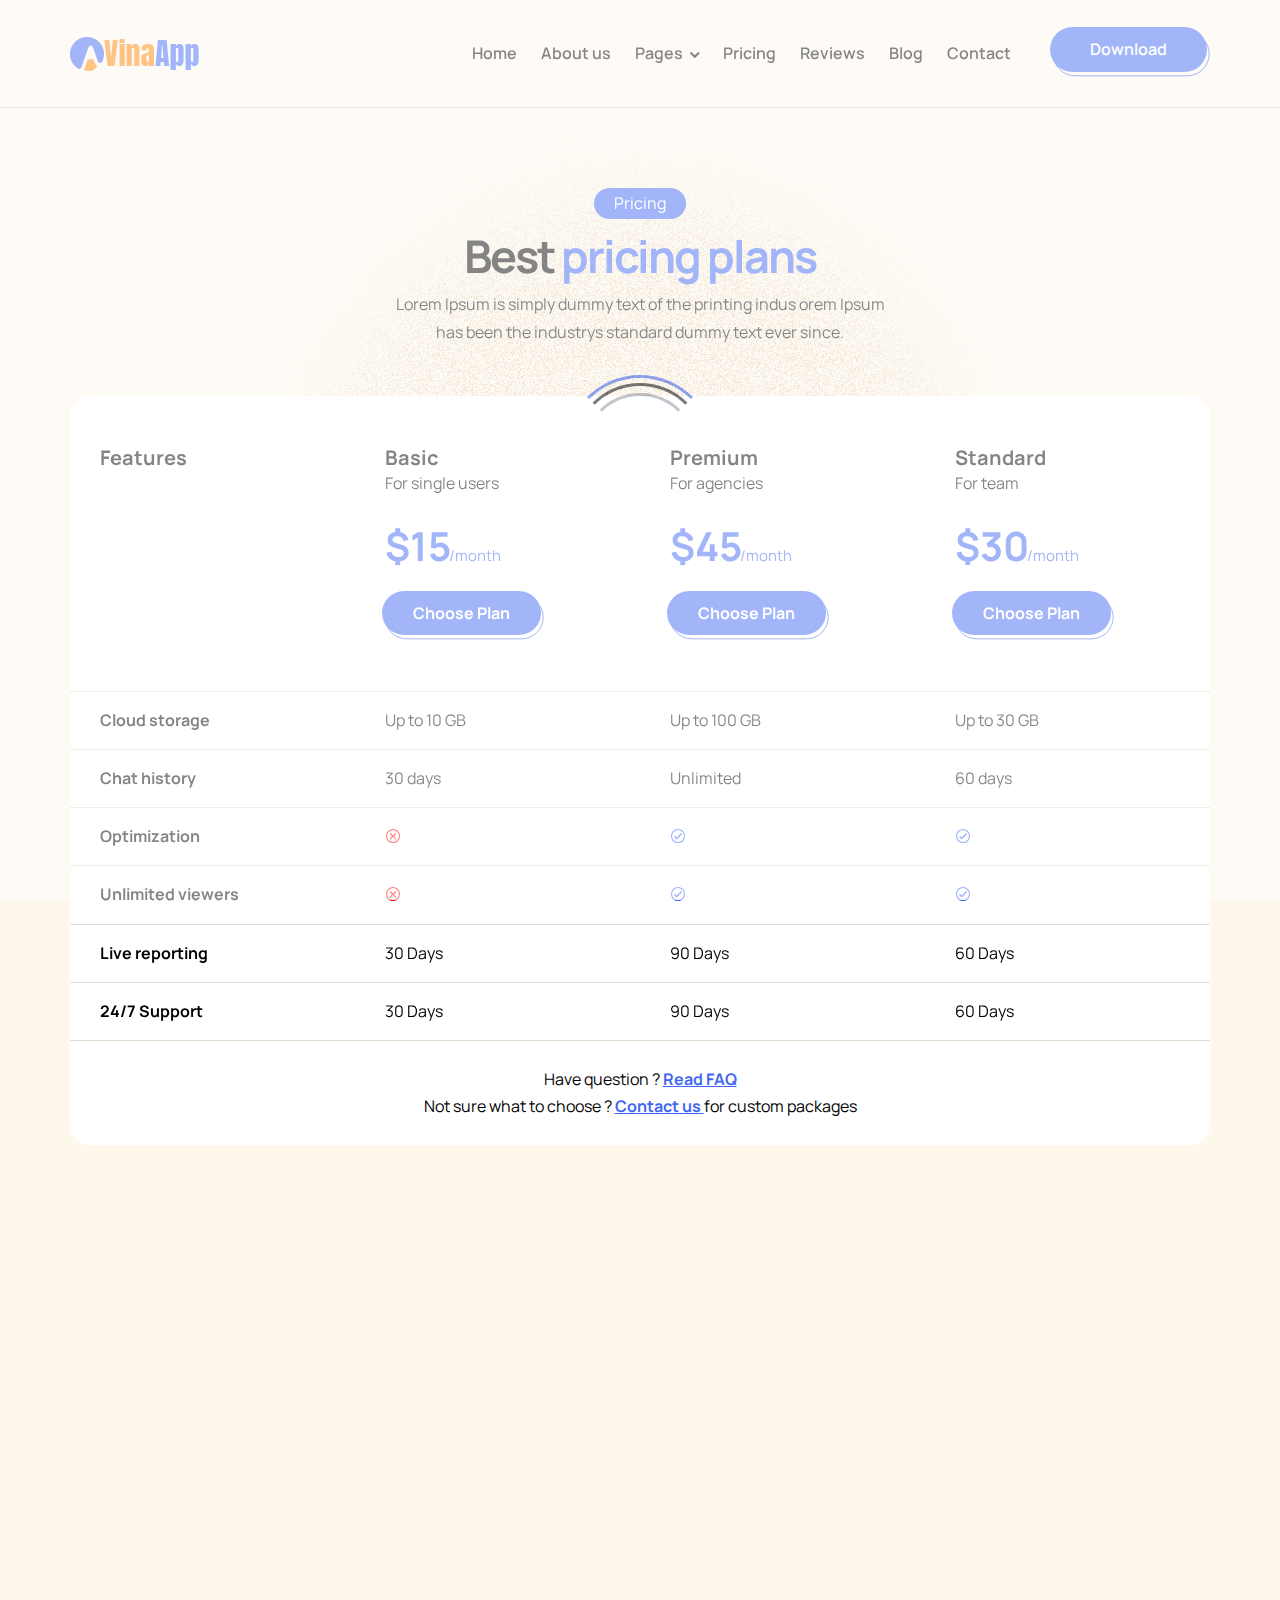
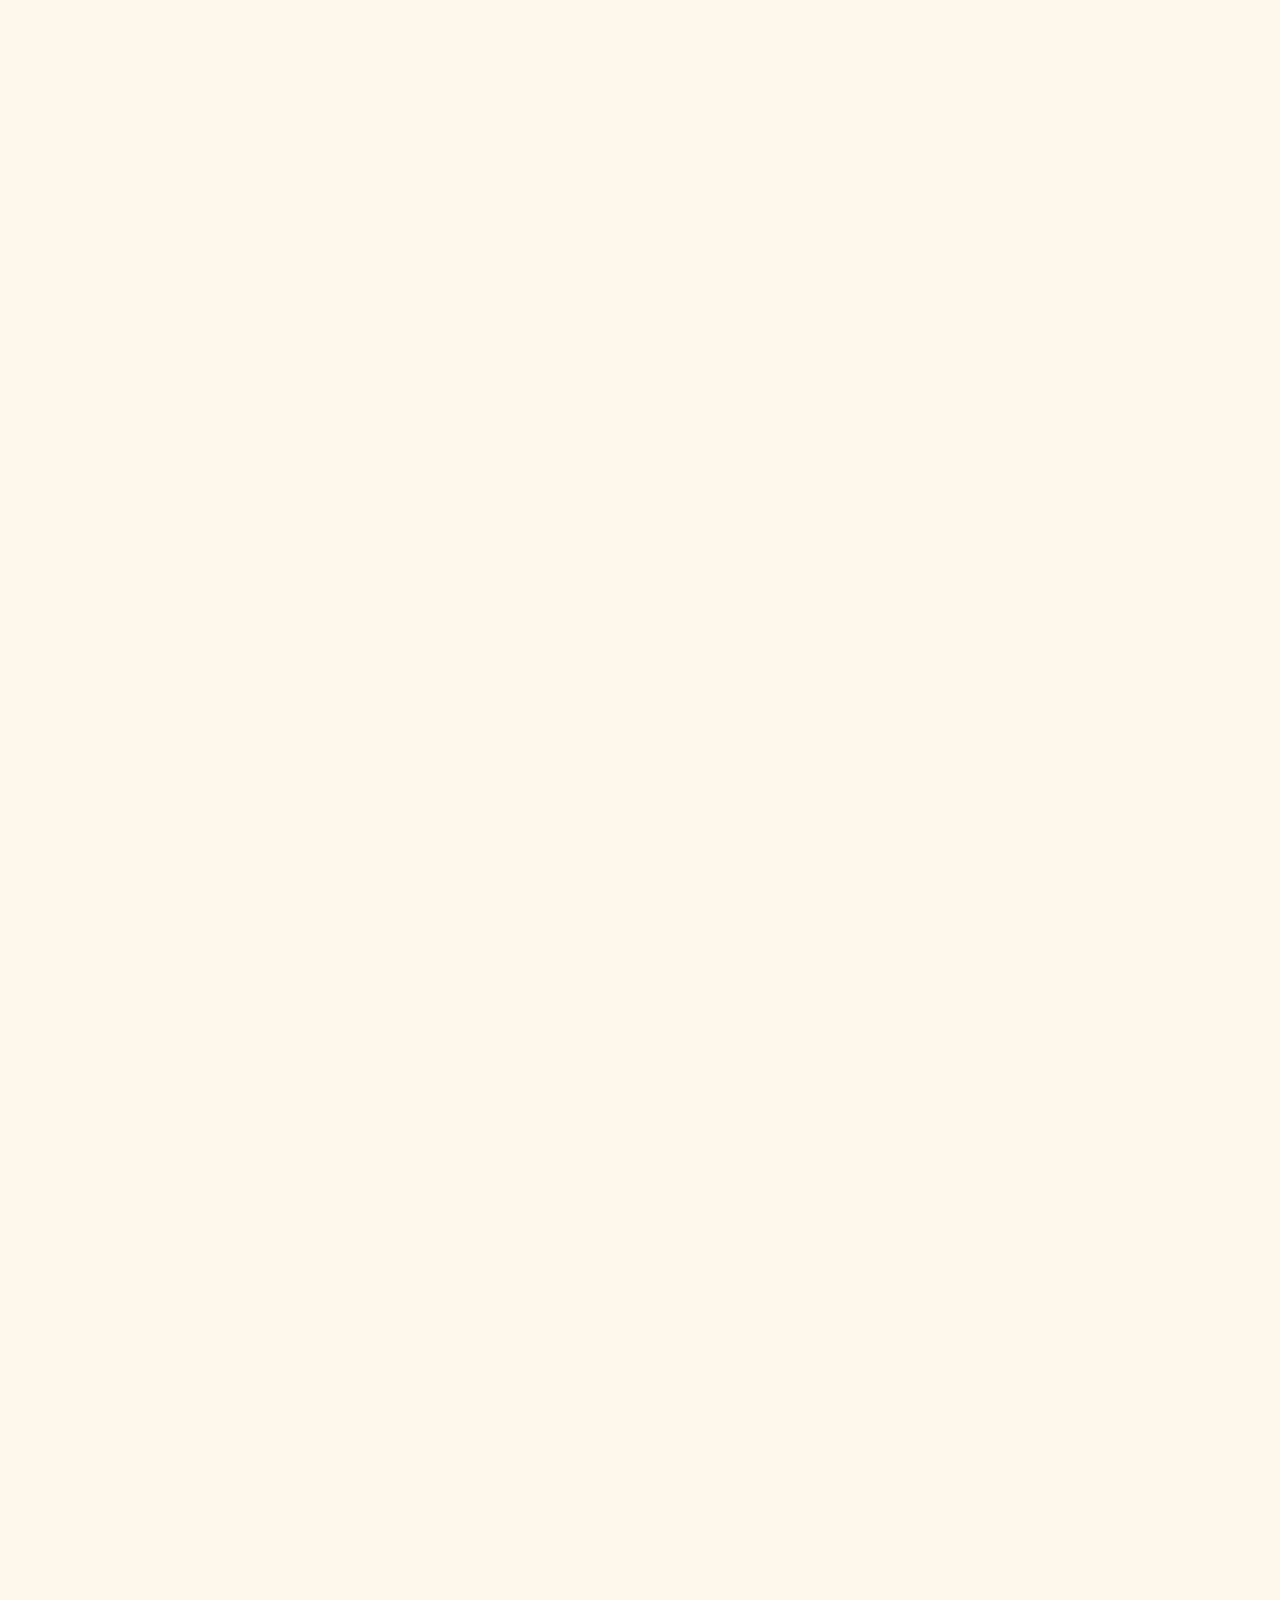
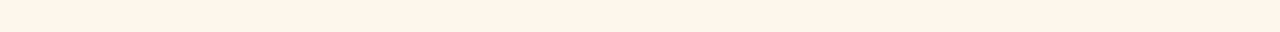
<file: pricing.html>
<!DOCTYPE html>
<html lang="en">

<head>

  <meta charset="UTF-8">
  <meta http-equiv="X-UA-Compatible" content="IE=edge">
  <meta name="viewport" content="width=device-width, initial-scale=1.0">
  <title>Pricing</title>

  <!-- icofont-css-link -->
  <link rel="stylesheet" href="css/icofont.min.css">
  <!-- Owl-Carosal-Style-link -->
  <link rel="stylesheet" href="css/owl.carousel.min.css">
  <!-- Bootstrap-Style-link -->
  <link rel="stylesheet" href="css/bootstrap.min.css">
  <!-- Aos-Style-link -->
  <link rel="stylesheet" href="css/aos.css">
  <!-- Coustome-Style-link -->
  <link rel="stylesheet" href="css/style.css">
  <!-- Responsive-Style-link -->
  <link rel="stylesheet" href="css/responsive.css">
  <!-- Favicon -->
  <link rel="shortcut icon" href="images/favicon.png" type="image/x-icon">

</head>

<body>

  <!-- Preloader -->
  <div id="preloader">
    <div id="loader"></div>
  </div>

  <!-- Header Start -->
  <header>
    <!-- container start -->
    <div class="container">
      <!-- navigation bar -->
      <nav class="navbar navbar-expand-lg">
           <a class="navbar-brand" href="index.html">
          <img src="images/logo.png" alt="VinaApp IT Solutions">
        </a>
        <button class="navbar-toggler" type="button" data-toggle="collapse" data-target="#navbarSupportedContent"
          aria-controls="navbarSupportedContent" aria-expanded="false" aria-label="Toggle navigation">
          <span class="navbar-toggler-icon">
            <!-- <i class="icofont-navigation-menu ico_menu"></i> -->
            <span class="toggle-wrap">
              <span class="toggle-bar"></span>
            </span>
          </span>
        </button>

        <div class="collapse navbar-collapse" id="navbarSupportedContent">
          <ul class="navbar-nav ml-auto">

          	<!-- secondery menu start -->
            <li class="nav-item">
              <a class="nav-link" href="index.html">Home</a>
            </li>
            <!-- secondery menu end -->
            
            <li class="nav-item">
              <a class="nav-link" href="about.html">About us</a>
            </li>
            <!-- secondery menu start -->
            <li class="nav-item has_dropdown">
              <a class="nav-link" href="#">Pages</a>
              <span class="drp_btn"><i class="icofont-rounded-down"></i></span>
              <div class="sub_menu">
                <ul>
                  <li><a href="blog-list.html">Blog List</a></li>
                  <li><a href="blog-detail.html">Single Blog</a></li>
                  <li><a href="sign-in.html">Sign In</a></li>
                  <li><a href="sign-up.html">Sign Up</a></li>
                </ul>
              </div>
            </li>
            <!-- secondery menu end -->

            <li class="nav-item">
              <a class="nav-link" href="pricing.html">Pricing</a>
            </li>
            <li class="nav-item">
              <a class="nav-link" href="reviews.html">Reviews</a>
            </li>
            <li class="nav-item">
              <a class="nav-link" href="blog-list.html">Blog</a>
            </li>
            <li class="nav-item">
              <a class="nav-link" href="contact.html">Contact</a>
            </li>
            <li class="nav-item">
              <div class="btn_block">
                <a class="nav-link dark_btn" href="contact.html">Download</a>
                <div class="btn_bottom"></div>
              </div>
            </li>
          </ul>
        </div>
      </nav>
      <!-- navigation end -->
    </div>
    <!-- container end -->
  </header>

  <!-- Page-wrapper-Start -->
  <div class="page_wrapper">

    <!-- Pricing Section Start -->
    <section class="pricing_page_block">
      <div class="container">
        <div class="section_title" data-aos="fade-up" data-aos-duration="1500">
          <span class="title_badge">Pricing</span>
          <h2>Best <span>pricing plans</span></h2>
          <p>Lorem Ipsum is simply dummy text of the printing indus orem Ipsum <br> has been the industrys standard
            dummy text ever since.</p>
        </div>
        <div class="table_content">
          <div class="pricing_table" data-aos="fade-up" data-aos-duration="1500">
            <div class="pricing_block">
              <div class="pricing_title">
                <h3>Features</h3>
              </div>
              <ul class="features">
                <li>
                  <p>Cloud storage</p>
                </li>
                <li>
                  <p>Chat history</p>
                </li>
                <li>
                  <p>Optimization</p>
                </li>
                <li>
                  <p>Unlimited viewers</p>
                </li>
                <li>
                  <p>Live reporting</p>
                </li>
                <li>
                  <p>24/7 Support</p>
                </li>
              </ul>
            </div>
            <div class="pricing_block">
              <div class="pricing_title">
                <div class="t_block">
                  <h3>Basic</h3>
                  <span>For single users</span>
                </div>
                <div class="pricing">
                  <h3>$15 <span>/month</span></h3>
                </div>
                <div class="btn_block">
                  <a href="contact.html" class="btn puprple_btn ml-0">Choose Plan</a>
                  <div class="btn_bottom"></div>
                </div>
              </div>
              <ul>
                <li>
                  <span class="mobile_text">Cloud storage</span>
                  <p>Up to 10 GB</p>
                </li>
                <li>
                  <span class="mobile_text">Chat history</span>
                  <p>30 days</p>
                </li>
                <li>
                  <span class="mobile_text">Optimization</span>
                  <p><i class="icofont-close-circled"></i></p>
                </li>
                <li>
                  <span class="mobile_text">Unlimited viewers</span>
                  <p><i class="icofont-close-circled"></i></p>
                </li>
                <li>
                  <span class="mobile_text">Live reporting</span>
                  <p>30 Days</p>
                </li>
                <li>
                  <span class="mobile_text">24/7 Support</span>
                  <p>30 Days</p>
                </li>
              </ul>
            </div>
            <div class="pricing_block">
              <div class="pricing_title">
                <div class="t_block">
                  <h3>Premium</h3>
                  <span>For agencies</span>
                </div>
                <div class="pricing">
                  <h3>$45 <span>/month</span></h3>
                </div>
                <div class="btn_block">
                  <a href="contact.html" class="btn puprple_btn ml-0">Choose Plan</a>
                  <div class="btn_bottom"></div>
                </div>
              </div>
              <ul>
                <li>
                  <span class="mobile_text">Cloud storage</span>
                  <p>Up to 100 GB</p>
                </li>
                <li>
                  <span class="mobile_text">Chat history</span>
                  <p>Unlimited</p>
                </li>
                <li>
                  <span class="mobile_text">Optimization</span>
                  <p><i class="icofont-check-circled"></i></p>
                </li>
                <li>
                  <span class="mobile_text">Unlimited viewers</span>
                  <p><i class="icofont-check-circled"></i></p>
                </li>
                <li>
                  <span class="mobile_text">Live reporting</span>
                  <p>90 Days</p>
                </li>
                <li>
                  <span class="mobile_text">24/7 Support</span>
                  <p>90 Days</p>
                </li>
              </ul>
            </div>
            <div class="pricing_block">
              <div class="pricing_title">
                <div class="t_block">
                  <h3>Standard</h3>
                  <span>For team</span>
                </div>
                <div class="pricing">
                  <h3>$30 <span>/month</span></h3>
                </div>
                <div class="btn_block">
                  <a href="contact.html" class="btn puprple_btn ml-0">Choose Plan</a>
                  <div class="btn_bottom"></div>
                </div>
              </div>
              <ul>
                <li>
                  <span class="mobile_text">Cloud storage</span>
                  <p>Up to 30 GB</p>
                </li>
                <li>
                  <span class="mobile_text">Chat history</span>
                  <p>60 days</p>
                </li>
                <li>
                  <span class="mobile_text">Optimization</span>
                  <p><i class="icofont-check-circled"></i></p>
                </li>
                <li>
                  <span class="mobile_text">Unlimited viewers</span>
                  <p><i class="icofont-check-circled"></i></p>
                </li>
                <li>
                  <span class="mobile_text">Live reporting</span>
                  <p>60 Days</p>
                </li>
                <li>
                  <span class="mobile_text">24/7 Support</span>
                  <p>60 Days</p>
                </li>
              </ul>
            </div>
          </div>
          <div class="bottom_text text-center">
            <p>Have question ? <a href="#faqsec">Read FAQ</a></p>
            <p>Not sure what to choose ? <a href="contact.html">Contact us </a> for custom packages</p>
          </div>
        </div>
      </div>
    </section>
    <!-- Pricing Section End -->

    <!-- FAQ Tab Section Start -->
    <section class="row_am faq_section" id="faqsec">
      <div class="container">
        <div class="section_title" data-aos="fade-up" data-aos-duration="1500">
          <span class="title_badge">Question & Answer</span>
          <h2><span>FAQs</span> - Frequently Asked Questions</h2>
        </div>
        <div class="faq_blocks" data-aos="fade-up" data-aos-duration="1500">
          <div class="accordion" id="accordionExample">
            <div class="row">
              <div class="col-md-6">
                <div class="card">
                  <div class="card-header" id="headingOne">
                    <h2 class="mb-0">
                      <button class="btn btn-link btn-block text-left" type="button" data-toggle="collapse"
                        data-target="#collapseOne" aria-expanded="true" aria-controls="collapseOne">
                        How app will useful for my business ?
                        <span class="icons">
                          <i class="icofont-plus"></i>
                          <i class="icofont-minus"></i>
                        </span>
                      </button>
                    </h2>
                  </div>
                  <div id="collapseOne" class="collapse show" aria-labelledby="headingOne"
                    data-parent="#accordionExample">
                    <div class="card-body">
                      Lorem Ipsum is simply dummy text of the printing and typesetting industry lorem Ipsu m has been
                      the industrys standard dummy text ever since the when an unknown printer.
                    </div>
                  </div>
                </div>
                <div class="card">
                  <div class="card-header" id="headingTwo">
                    <h2 class="mb-0">
                      <button class="btn btn-link btn-block text-left collapsed" type="button" data-toggle="collapse"
                        data-target="#collapseTwo" aria-expanded="false" aria-controls="collapseTwo">
                        What support i will get in premium package?
                        <span class="icons">
                          <i class="icofont-plus"></i>
                          <i class="icofont-minus"></i>
                        </span>
                      </button>
                    </h2>
                  </div>
                  <div id="collapseTwo" class="collapse" aria-labelledby="headingTwo" data-parent="#accordionExample">
                    <div class="card-body">
                      Some placeholder content for the second accordion panel. This panel is
                      hidden by
                      default.
                    </div>
                  </div>
                </div>
                <div class="card">
                  <div class="card-header" id="headingThree">
                    <h2 class="mb-0">
                      <button class="btn btn-link btn-block text-left collapsed" type="button" data-toggle="collapse"
                        data-target="#collapseThree" aria-expanded="false" aria-controls="collapseThree">
                        Can i get update for free ?
                        <span class="icons">
                          <i class="icofont-plus"></i>
                          <i class="icofont-minus"></i>
                        </span>
                      </button>
                    </h2>
                  </div>
                  <div id="collapseThree" class="collapse" aria-labelledby="headingThree"
                    data-parent="#accordionExample">
                    <div class="card-body">
                      And lastly, the placeholder content for the third and final accordion panel.
                      This
                      panel is hidden by default.
                    </div>
                  </div>
                </div>
                <div class="card">
                  <div class="card-header" id="headingfour">
                    <h2 class="mb-0">
                      <button class="btn btn-link btn-block text-left collapsed" type="button" data-toggle="collapse"
                        data-target="#collapsefour" aria-expanded="false" aria-controls="collapsefour">
                        How to setup account ?
                        <span class="icons">
                          <i class="icofont-plus"></i>
                          <i class="icofont-minus"></i>
                        </span>
                      </button>
                    </h2>
                  </div>
                  <div id="collapsefour" class="collapse" aria-labelledby="headingfour" data-parent="#accordionExample">
                    <div class="card-body">
                      Some placeholder content for the second accordion panel. This panel is
                      hidden by
                      default.
                    </div>
                  </div>
                </div>
              </div>
              <div class="col-md-6">
                <div class="card">
                  <div class="card-header" id="headingfive">
                    <h2 class="mb-0">
                      <button class="btn btn-link btn-block text-left collapsed" type="button" data-toggle="collapse"
                        data-target="#collapsefive" aria-expanded="false" aria-controls="collapsefive">
                        Is there any hidden cost?
                        <span class="icons">
                          <i class="icofont-plus"></i>
                          <i class="icofont-minus"></i>
                        </span>
                      </button>
                    </h2>
                  </div>
                  <div id="collapsefive" class="collapse" aria-labelledby="headingfive" data-parent="#accordionExample">
                    <div class="card-body">
                      Some placeholder content for the second accordion panel. This panel is
                      hidden by
                      default.
                    </div>
                  </div>
                </div>
                <div class="card">
                  <div class="card-header" id="headingsix">
                    <h2 class="mb-0">
                      <button class="btn btn-link btn-block text-left collapsed" type="button" data-toggle="collapse"
                        data-target="#collapsesix" aria-expanded="false" aria-controls="collapsesix">
                        What is process to get refund ?
                        <span class="icons">
                          <i class="icofont-plus"></i>
                          <i class="icofont-minus"></i>
                        </span>
                      </button>
                    </h2>
                  </div>
                  <div id="collapsesix" class="collapse" aria-labelledby="headingsix" data-parent="#accordionExample">
                    <div class="card-body">
                      And lastly, the placeholder content for the third and final accordion panel.
                      This
                      panel is hidden by default.
                    </div>
                  </div>
                </div>
                <div class="card">
                  <div class="card-header" id="headingseven">
                    <h2 class="mb-0">
                      <button class="btn btn-link btn-block text-left collapsed" type="button" data-toggle="collapse"
                        data-target="#collapseseven" aria-expanded="false" aria-controls="collapseseven">
                        How to setup account ?
                        <span class="icons">
                          <i class="icofont-plus"></i>
                          <i class="icofont-minus"></i>
                        </span>
                      </button>
                    </h2>
                  </div>
                  <div id="collapseseven" class="collapse" aria-labelledby="headingseven"
                    data-parent="#accordionExample">
                    <div class="card-body">
                      And lastly, the placeholder content for the third and final accordion panel.
                      This
                      panel is hidden by default.
                    </div>
                  </div>
                </div>
                <div class="card">
                  <div class="card-header" id="headingeight">
                    <h2 class="mb-0">
                      <button class="btn btn-link btn-block text-left collapsed" type="button" data-toggle="collapse"
                        data-target="#collapseeight" aria-expanded="false" aria-controls="collapseeight">
                        What is process to get refund ?
                        <span class="icons">
                          <i class="icofont-plus"></i>
                          <i class="icofont-minus"></i>
                        </span>
                      </button>
                    </h2>
                  </div>
                  <div id="collapseeight" class="collapse" aria-labelledby="headingeight"
                    data-parent="#accordionExample">
                    <div class="card-body">
                      And lastly, the placeholder content for the third and final accordion panel.
                      This
                      panel is hidden by default.
                    </div>
                  </div>
                </div>
                <div class="card">
                  <div class="card-header" id="headingnine">
                    <h2 class="mb-0">
                      <button class="btn btn-link btn-block text-left collapsed" type="button" data-toggle="collapse"
                        data-target="#collapsenine" aria-expanded="false" aria-controls="collapsenine">
                        Is there any discount on packages ?
                        <span class="icons">
                          <i class="icofont-plus"></i>
                          <i class="icofont-minus"></i>
                        </span>
                      </button>
                    </h2>
                  </div>
                  <div id="collapsenine" class="collapse" aria-labelledby="headingnine" data-parent="#accordionExample">
                    <div class="card-body">
                      And lastly, the placeholder content for the third and final accordion panel.
                      This
                      panel is hidden by default.
                    </div>
                  </div>
                </div>
              </div>
            </div>
          </div>
        </div>
      </div>
    </section>
    <!-- FAQ Tab Section End -->

    <!-- App-Download-Section-Start -->
    <section class="row_am download_app">
      <!-- Task Block start -->
      <div class="task_block" data-aos="fade-up" data-aos-duration="1500">
        <div class="dotes_blue"><img src="images/blue_dotes.png" alt="image"></div>
        <!-- row start -->
        <div class="row">
          <div class="col-md-6">
            <!-- task text -->
            <div class="task_text">
              <div class="section_title white_text" data-aos="fade-up" data-aos-duration="1500" data-aos-delay="100">
                <span class="title_badge">Download</span>
                <h2>Our app is available for
                  Android & iOS</h2>
                <p>
                  Lorem Ipsum is simply dummy text of the printing
                  indus orem Ipsum has been the industrys.
                </p>
              </div>
              <!-- app buttons -->
              <ul class="app_btn" data-aos="fade-up" data-aos-duration="1500">
                <li>
                  <a href="#">
                    <img class="blue_img" src="images/black_google_play.png" alt="image">
                  </a>
                </li>
                <li>
                  <a href="#">
                    <img class="blue_img" src="images/black_appstore.png" alt="image">
                  </a>
                </li>
              </ul>
            </div>
          </div>
          <div class="col-md-6">
            <!-- task images -->
            <div class="task_img" data-aos="fade-in" data-aos-duration="1500">
              <div class="frame_img">
                <img src="images/our_app.png" alt="image">
              </div>
            </div>
          </div>
        </div>
        <!-- row end -->
      </div>
      <!-- Task Block end -->
    </section>
    <!-- App-Download-Section-end -->

    <!-- Footer-Section start -->
    <footer class="white_text" data-aos="fade-in" data-aos-duration="1500">
      <div class="container">
        <div class="row">
          <div class="col-md-6">
            <div class="logo_side">
              <div class="logo">
                <a href="#">
                  <img src="images/ft_logo.png" alt="Logo">
                </a>
              </div>
              <div class="news_letter">
                <h3>Subscribe newsletter</h3>
                <p>Be the first to recieve all latest post in your inbox</p>
                <form>
                  <div class="form-group">
                    <input type="email" class="form-control" placeholder="Enter your email">
                    <button class="btn"><i class="icofont-paper-plane"></i></button>
                  </div>
                  <p class="note">By clicking send link you agree to receive message.</p>
                </form>
              </div>
              <ul class="contact_info">
                <li><a href="mailto:info@vina.us.kg">info@vina.us.kg</a></li>
                <li><a href="tel:+84914336884">+84-914-336 884</a></li>
              </ul>
              <ul class="social_media">
                <li><a href="https://www.facebook.com/antinetsm"><i class="icofont-facebook"></i></a></li>
                <li><a href="https://www.youtube.com/@antinetsm"><i class="icofont-youtube"></i></a></li>
                <li><a href="https://about.me/antinet"><i class="icofont-info"></i></a></li>
                <li><a href="https://www.pinterest.com/antinetsm"><i class="icofont-pinterest"></i></a></li>
              </ul>
            </div>
          </div>
          <div class="col-md-6">
            <div class="download_side">
              <h3>Download app</h3>
              <ul class="app_btn">
                <li>
                  <a href="#">
                    <img class="blue_img" src="images/googleplay.png" alt="image">
                  </a>
                </li>
                <li>
                  <a href="#">
                    <img class="blue_img" src="images/appstorebtn.png" alt="image">
                  </a>
                </li>
              </ul>
            </div>
          </div>
        </div>
      </div>
      <div class="footer_bottom">
        <div class="container">
          <div class="ft_inner">
            <div class="copy_text">
              <p>© Copyrights 2023. All rights reserved.</p>
            </div>
            <ul class="links">
              <li><a href="index.html">Home</a></li>
              <li><a href="about.html">About us</a></li>
              <li><a href="pricing.html">Pricing</a></li>
              <li><a href="blog-list.html">Blog</a></li>
              <li><a href="contact.html">Contact us</a></li>
            </ul>
            <div class="design_by">
              <p>Designed by <a href="https://www.vina.us.kg" target="blank">Antinet℠</a></p>
            </div>
          </div>
        </div>
      </div>
    </footer>
    <!-- Footer-Section end -->

    <!-- go top button -->
    <div class="go_top" id="Gotop">
      <span><i class="icofont-arrow-up"></i></span>
    </div>


  </div>
  <!-- Page-wrapper-End -->

  <!-- Jquery-js-Link -->
  <script src="js/jquery.js"></script>
  <!-- owl-js-Link -->
  <script src="js/owl.carousel.min.js"></script>
  <!-- bootstrap-js-Link -->
  <script src="js/bootstrap.min.js"></script>
  <!-- aos-js-Link -->
  <script src="js/aos.js"></script>
  <!-- main-js-Link -->
  <script src="js/main.js"></script>

</body>

</html>
</file>
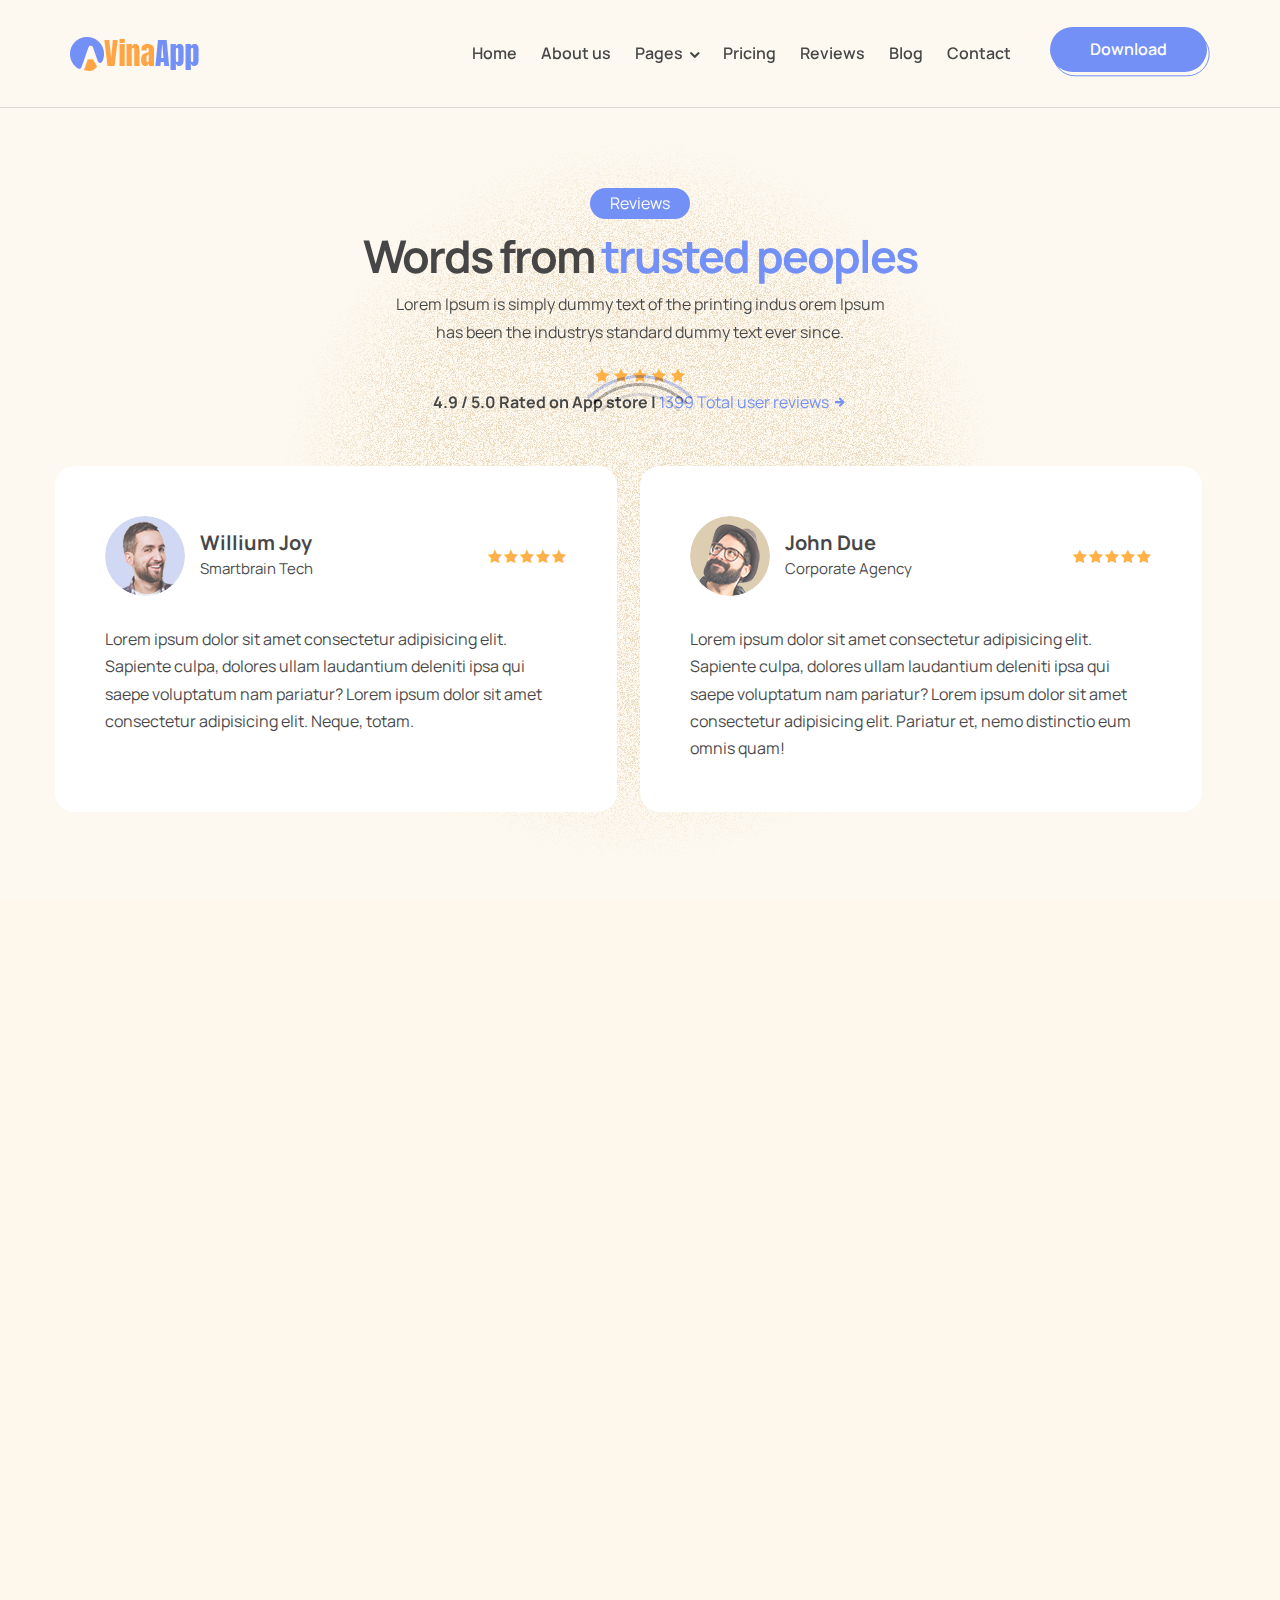
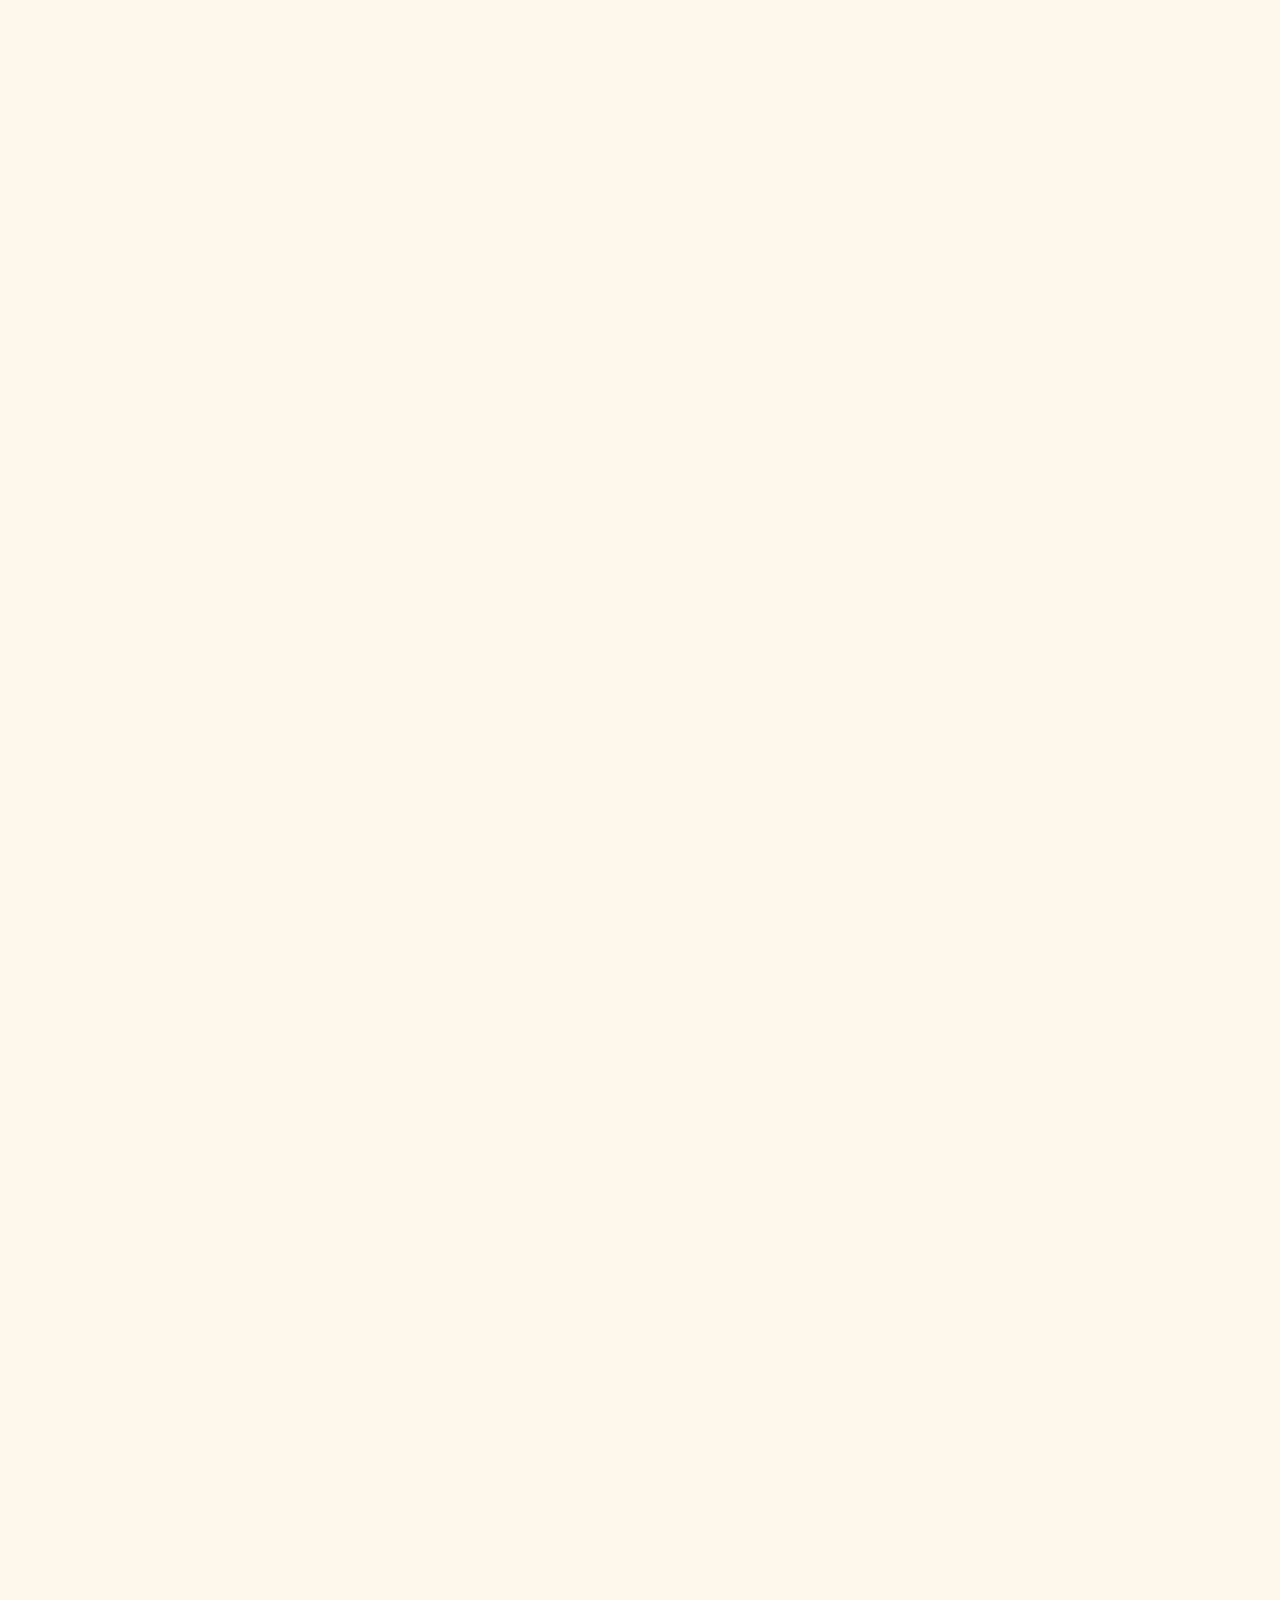
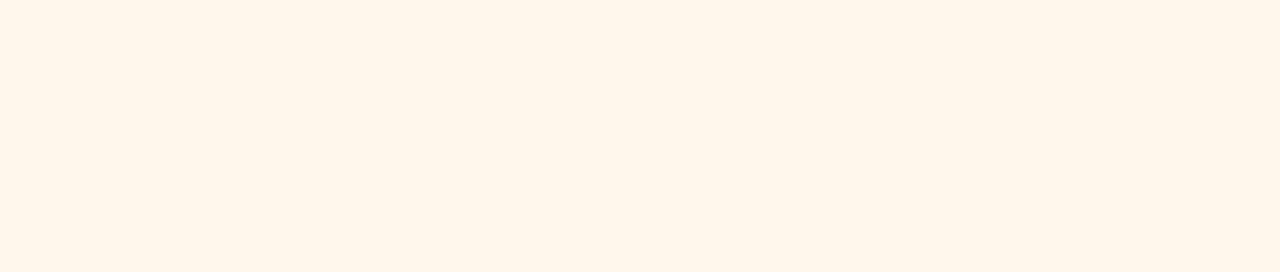
<file: reviews.html>
<!DOCTYPE html>
<html lang="en">

<head>

  <meta charset="UTF-8">
  <meta http-equiv="X-UA-Compatible" content="IE=edge">
  <meta name="viewport" content="width=device-width, initial-scale=1.0">
  <title>Reviews</title>

  <!-- icofont-css-link -->
  <link rel="stylesheet" href="css/icofont.min.css">
  <!-- Owl-Carosal-Style-link -->
  <link rel="stylesheet" href="css/owl.carousel.min.css">
  <!-- Bootstrap-Style-link -->
  <link rel="stylesheet" href="css/bootstrap.min.css">
  <!-- Aos-Style-link -->
  <link rel="stylesheet" href="css/aos.css">
  <!-- Coustome-Style-link -->
  <link rel="stylesheet" href="css/style.css">
  <!-- Responsive-Style-link -->
  <link rel="stylesheet" href="css/responsive.css">
  <!-- Favicon -->
  <link rel="shortcut icon" href="images/favicon.png" type="image/x-icon">

</head>

<body>

  <!-- Preloader -->
  <div id="preloader">
    <div id="loader"></div>
  </div>

  <!-- Header Start -->
  <header>
    <!-- container start -->
    <div class="container">
      <!-- navigation bar -->
      <nav class="navbar navbar-expand-lg">
           <a class="navbar-brand" href="index.html">
          <img src="images/logo.png" alt="VinaApp IT Solutions">
        </a>
        <button class="navbar-toggler" type="button" data-toggle="collapse" data-target="#navbarSupportedContent"
          aria-controls="navbarSupportedContent" aria-expanded="false" aria-label="Toggle navigation">
          <span class="navbar-toggler-icon">
            <!-- <i class="icofont-navigation-menu ico_menu"></i> -->
            <span class="toggle-wrap">
              <span class="toggle-bar"></span>
            </span>
          </span>
        </button>

        <div class="collapse navbar-collapse" id="navbarSupportedContent">
          <ul class="navbar-nav ml-auto">

          	<!-- secondery menu start -->
            <li class="nav-item">
              <a class="nav-link" href="index.html">Home</a>
            </li>
            <!-- secondery menu end -->
            
            <li class="nav-item">
              <a class="nav-link" href="about.html">About us</a>
            </li>
            <!-- secondery menu start -->
            <li class="nav-item has_dropdown">
              <a class="nav-link" href="#">Pages</a>
              <span class="drp_btn"><i class="icofont-rounded-down"></i></span>
              <div class="sub_menu">
                <ul>
                  <li><a href="blog-list.html">Blog List</a></li>
                  <li><a href="blog-detail.html">Single Blog</a></li>
                  <li><a href="sign-in.html">Sign In</a></li>
                  <li><a href="sign-up.html">Sign Up</a></li>
                </ul>
              </div>
            </li>
            <!-- secondery menu end -->

            <li class="nav-item">
              <a class="nav-link" href="pricing.html">Pricing</a>
            </li>
            <li class="nav-item">
              <a class="nav-link" href="reviews.html">Reviews</a>
            </li>
            <li class="nav-item">
              <a class="nav-link" href="blog-list.html">Blog</a>
            </li>
            <li class="nav-item">
              <a class="nav-link" href="contact.html">Contact</a>
            </li>
            <li class="nav-item">
              <div class="btn_block">
                <a class="nav-link dark_btn" href="contact.html">Download</a>
                <div class="btn_bottom"></div>
              </div>
            </li>
          </ul>
        </div>
      </nav>
      <!-- navigation end -->
    </div>
    <!-- container end -->
  </header>

  <!-- Page-wrapper-Start -->
  <div class="page_wrapper">

  <!-- Positive Reviews Section Start -->
  <section class="review_section row_am page_ban">
    <div class="container">

      <div class="section_title" data-aos="fade-up" data-aos-duration="1500">
          <span class="title_badge">Reviews</span>
          <h2>Words from <span>trusted peoples</span></h2>
          <p>Lorem Ipsum is simply dummy text of the printing indus orem Ipsum <br> has been the industrys standard
            dummy text ever since.</p>

            <div class="google_rating">
                <div class="star">
                  <span><i class="icofont-star"></i></span>
                  <span><i class="icofont-star"></i></span>
                  <span><i class="icofont-star"></i></span>
                  <span><i class="icofont-star"></i></span>
                  <span><i class="icofont-star"></i></span>
                </div>
                <p>4.9 / 5.0  Rated on App store  | <a href="#" class="rate_link"> 1399 Total user reviews <i class="icofont-arrow-right"></i> </a></p>
              </div>
        </div>

      <div class="positive_inner in_page">
        <div class="row">
            <div class="review_side innerpage_block">

              <div class="review_block" data-aos="fade-up" data-aos-duration="1500">
                <div class="coustomer_info">
                  <div class="avtar">
                    <img src="images/review1.png" alt="image">
                    <div class="text">
                      <h3>Willium Joy</h3>
                      <span>Smartbrain Tech</span>
                    </div>
                  </div>
                  <div class="star">
                    <span><i class="icofont-star"></i></span>
                    <span><i class="icofont-star"></i></span>
                    <span><i class="icofont-star"></i></span>
                    <span><i class="icofont-star"></i></span>
                    <span><i class="icofont-star"></i></span>
                  </div>
                </div>
                <p>Lorem ipsum dolor sit amet consectetur adipisicing elit.
                  Sapiente culpa, dolores ullam
                  laudantium deleniti ipsa qui saepe voluptatum nam pariatur?
                  Lorem ipsum dolor sit amet
                  consectetur adipisicing elit. Neque, totam.</p>
              </div>

              <div class="review_block" data-aos="fade-up" data-aos-duration="1500">
                <div class="coustomer_info">
                  <div class="avtar">
                    <img src="images/review2..png" alt="image">
                    <div class="text">
                      <h3>John Due</h3>
                      <span>Corporate Agency</span>
                    </div>
                  </div>
                  <div class="star">
                    <span><i class="icofont-star"></i></span>
                    <span><i class="icofont-star"></i></span>
                    <span><i class="icofont-star"></i></span>
                    <span><i class="icofont-star"></i></span>
                    <span><i class="icofont-star"></i></span>
                  </div>
                </div>
                <p>Lorem ipsum dolor sit amet consectetur adipisicing elit.
                  Sapiente culpa, dolores ullam
                  laudantium deleniti ipsa qui saepe voluptatum nam pariatur?
                  Lorem ipsum dolor sit amet
                  consectetur adipisicing elit. Pariatur et, nemo distinctio
                  eum
                  omnis quam!</p>
              </div>

              <div class="review_block" data-aos="fade-up" data-aos-duration="1500">
                <div class="coustomer_info">
                  <div class="avtar">
                    <img src="images/review3..png" alt="image">
                    <div class="text">
                      <h3>Maria</h3>
                      <span>Company Inc</span>
                    </div>
                  </div>
                  <div class="star">
                    <span><i class="icofont-star"></i></span>
                    <span><i class="icofont-star"></i></span>
                    <span><i class="icofont-star"></i></span>
                    <span><i class="icofont-star"></i></span>
                    <span><i class="icofont-star"></i></span>
                  </div>
                </div>
                <p>Lorem ipsum dolor sit amet consectetur adipisicing elit.
                  Sapiente culpa, dolores ullam
                  laudantium deleniti ipsa qui saepe voluptatum nam pariatur?
                  Lorem ipsum dolor sit amet
                  consectetur adipisicing elit. Pariatur et, nemo distinctio
                  eum
                  omnis quam!</p>
              </div>

              <div class="review_block" data-aos="fade-up" data-aos-duration="1500">
                <div class="coustomer_info">
                  <div class="avtar">
                    <img src="images/review1.png" alt="image">
                    <div class="text">
                      <h3>Willium Joy</h3>
                      <span>Smartbrain Tech</span>
                    </div>
                  </div>
                  <div class="star">
                    <span><i class="icofont-star"></i></span>
                    <span><i class="icofont-star"></i></span>
                    <span><i class="icofont-star"></i></span>
                    <span><i class="icofont-star"></i></span>
                    <span><i class="icofont-star"></i></span>
                  </div>
                </div>
                <p>Lorem ipsum dolor sit amet consectetur adipisicing elit.
                  Sapiente culpa, dolores ullam
                  laudantium deleniti ipsa qui saepe voluptatum nam pariatur?
                  Lorem ipsum dolor sit amet
                  consectetur adipisicing elit. Neque, totam.</p>
              </div>

              <div class="review_block" data-aos="fade-up" data-aos-duration="1500">
                <div class="coustomer_info">
                  <div class="avtar">
                    <img src="images/review1.png" alt="image">
                    <div class="text">
                      <h3>Willium Joy</h3>
                      <span>Smartbrain Tech</span>
                    </div>
                  </div>
                  <div class="star">
                    <span><i class="icofont-star"></i></span>
                    <span><i class="icofont-star"></i></span>
                    <span><i class="icofont-star"></i></span>
                    <span><i class="icofont-star"></i></span>
                    <span><i class="icofont-star"></i></span>
                  </div>
                </div>
                <p>Lorem ipsum dolor sit amet consectetur adipisicing elit.
                  Sapiente culpa, dolores ullam
                  laudantium deleniti ipsa qui saepe voluptatum nam pariatur?
                  Lorem ipsum dolor sit amet
                  consectetur adipisicing elit. Neque, totam.</p>
              </div>

              <div class="review_block" data-aos="fade-up" data-aos-duration="1500">
                <div class="coustomer_info">
                  <div class="avtar">
                    <img src="images/review2..png" alt="image">
                    <div class="text">
                      <h3>John Due</h3>
                      <span>Corporate Agency</span>
                    </div>
                  </div>
                  <div class="star">
                    <span><i class="icofont-star"></i></span>
                    <span><i class="icofont-star"></i></span>
                    <span><i class="icofont-star"></i></span>
                    <span><i class="icofont-star"></i></span>
                    <span><i class="icofont-star"></i></span>
                  </div>
                </div>
                <p>Lorem ipsum dolor sit amet consectetur adipisicing elit.
                  Sapiente culpa, dolores ullam
                  laudantium deleniti ipsa qui saepe voluptatum nam pariatur?
                  Lorem ipsum dolor sit amet
                  consectetur adipisicing elit. Pariatur et, nemo distinctio
                  eum
                  omnis quam!</p>
              </div>

              <div class="review_block" data-aos="fade-up" data-aos-duration="1500">
                <div class="coustomer_info">
                  <div class="avtar">
                    <img src="images/review3..png" alt="image">
                    <div class="text">
                      <h3>Maria</h3>
                      <span>Company Inc</span>
                    </div>
                  </div>
                  <div class="star">
                    <span><i class="icofont-star"></i></span>
                    <span><i class="icofont-star"></i></span>
                    <span><i class="icofont-star"></i></span>
                    <span><i class="icofont-star"></i></span>
                    <span><i class="icofont-star"></i></span>
                  </div>
                </div>
                <p>Lorem ipsum dolor sit amet consectetur adipisicing elit.
                  Sapiente culpa, dolores ullam
                  laudantium deleniti ipsa qui saepe voluptatum nam pariatur?
                  Lorem ipsum dolor sit amet
                  consectetur adipisicing elit. Pariatur et, nemo distinctio
                  eum
                  omnis quam!</p>
              </div>

              <div class="review_block" data-aos="fade-up" data-aos-duration="1500">
                <div class="coustomer_info">
                  <div class="avtar">
                    <img src="images/review1.png" alt="image">
                    <div class="text">
                      <h3>Willium Joy</h3>
                      <span>Smartbrain Tech</span>
                    </div>
                  </div>
                  <div class="star">
                    <span><i class="icofont-star"></i></span>
                    <span><i class="icofont-star"></i></span>
                    <span><i class="icofont-star"></i></span>
                    <span><i class="icofont-star"></i></span>
                    <span><i class="icofont-star"></i></span>
                  </div>
                </div>
                <p>Lorem ipsum dolor sit amet consectetur adipisicing elit.
                  Sapiente culpa, dolores ullam
                  laudantium deleniti ipsa qui saepe voluptatum nam pariatur?
                  Lorem ipsum dolor sit amet
                  consectetur adipisicing elit. Neque, totam.</p>
              </div>

            </div>

        </div>
      </div>
    </div>
  </section>
  <!-- Positive Reviews Section End -->

    <!-- App-Download-Section-Start -->
    <section class="row_am download_app">
      <!-- Task Block start -->
      <div class="task_block" data-aos="fade-up" data-aos-duration="1500">
        <div class="dotes_blue"><img src="images/blue_dotes.png" alt="image"></div>
        <!-- row start -->
        <div class="row">
          <div class="col-md-6">
            <!-- task text -->
            <div class="task_text">
              <div class="section_title white_text" data-aos="fade-up" data-aos-duration="1500" data-aos-delay="100">
                <span class="title_badge">Download</span>
                <h2>Our app is available for
                  Android & iOS</h2>
                <p>
                  Lorem Ipsum is simply dummy text of the printing
                  indus orem Ipsum has been the industrys.
                </p>
              </div>
              <!-- app buttons -->
              <ul class="app_btn" data-aos="fade-up" data-aos-duration="1500">
                <li>
                  <a href="#">
                    <img class="blue_img" src="images/black_google_play.png" alt="image">
                  </a>
                </li>
                <li>
                  <a href="#">
                    <img class="blue_img" src="images/black_appstore.png" alt="image">
                  </a>
                </li>
              </ul>
            </div>
          </div>
          <div class="col-md-6">
            <!-- task images -->
            <div class="task_img" data-aos="fade-in" data-aos-duration="1500">
              <div class="frame_img">
                <img src="images/our_app.png" alt="image">
              </div>
            </div>
          </div>
        </div>
        <!-- row end -->
      </div>
      <!-- Task Block end -->
    </section>
    <!-- App-Download-Section-end -->

    <!-- Footer-Section start -->
    <footer class="white_text" data-aos="fade-in" data-aos-duration="1500">
      <div class="container">
        <div class="row">
          <div class="col-md-6">
            <div class="logo_side">
              <div class="logo">
                <a href="#">
                  <img src="images/ft_logo.png" alt="Logo">
                </a>
              </div>
              <div class="news_letter">
                <h3>Subscribe newsletter</h3>
                <p>Be the first to recieve all latest post in your inbox</p>
                <form>
                  <div class="form-group">
                    <input type="email" class="form-control" placeholder="Enter your email">
                    <button class="btn"><i class="icofont-paper-plane"></i></button>
                  </div>
                  <p class="note">By clicking send link you agree to receive message.</p>
                </form>
              </div>
              <ul class="contact_info">
                <li><a href="mailto:info@vina.us.kg">info@vina.us.kg</a></li>
                <li><a href="tel:+84914336884">+84-914-336 884</a></li>
              </ul>
              <ul class="social_media">
                <li><a href="https://www.facebook.com/antinetsm"><i class="icofont-facebook"></i></a></li>
                <li><a href="https://www.youtube.com/@antinetsm"><i class="icofont-youtube"></i></a></li>
                <li><a href="https://about.me/antinet"><i class="icofont-info"></i></a></li>
                <li><a href="https://www.pinterest.com/antinetsm"><i class="icofont-pinterest"></i></a></li>
              </ul>
            </div>
          </div>
          <div class="col-md-6">
            <div class="download_side">
              <h3>Download app</h3>
              <ul class="app_btn">
                <li>
                  <a href="#">
                    <img class="blue_img" src="images/googleplay.png" alt="image">
                  </a>
                </li>
                <li>
                  <a href="#">
                    <img class="blue_img" src="images/appstorebtn.png" alt="image">
                  </a>
                </li>
              </ul>
            </div>
          </div>
        </div>
      </div>
      <div class="footer_bottom">
        <div class="container">
          <div class="ft_inner">
            <div class="copy_text">
              <p>© Copyrights 2023. All rights reserved.</p>
            </div>
            <ul class="links">
              <li><a href="#">Home</a></li>
              <li><a href="#">About us</a></li>
              <li><a href="#">Services</a></li>
              <li><a href="#">Blog</a></li>
              <li><a href="#">Contact us</a></li>
            </ul>
            <div class="design_by">
              <p>Designed by <a href="https://www.vina.us.kg" target="blank">Antinet℠</a></p>
            </div>
          </div>
        </div>
      </div>
    </footer>
    <!-- Footer-Section end -->

    <!-- go top button -->
    <div class="go_top" id="Gotop">
      <span><i class="icofont-arrow-up"></i></span>
    </div>


  </div>
  <!-- Page-wrapper-End -->

  <!-- Jquery-js-Link -->
  <script src="js/jquery.js"></script>
  <!-- owl-js-Link -->
  <script src="js/owl.carousel.min.js"></script>
  <!-- bootstrap-js-Link -->
  <script src="js/bootstrap.min.js"></script>
  <!-- aos-js-Link -->
  <script src="js/aos.js"></script>
  <!-- main-js-Link -->
  <script src="js/main.js"></script>

</body>

</html>
</file>
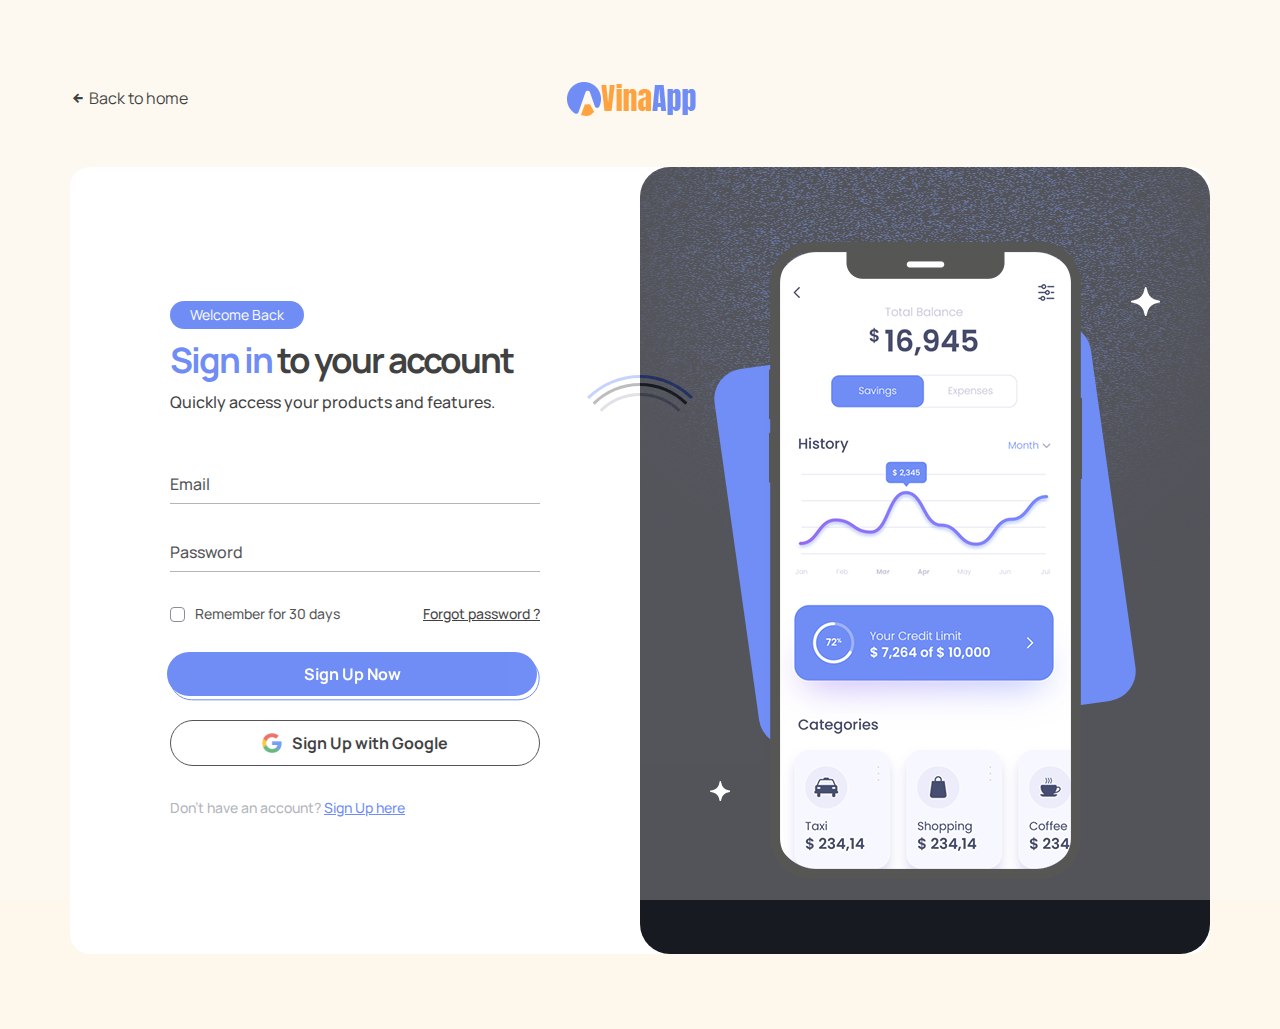
<file: sign-in.html>
<!DOCTYPE html>
<html lang="en">

<head>

  <meta charset="UTF-8">
  <meta http-equiv="X-UA-Compatible" content="IE=edge">
  <meta name="viewport" content="width=device-width, initial-scale=1.0">
  <title>Sign In</title>

  <!-- icofont-css-link -->
  <link rel="stylesheet" href="css/icofont.min.css">
  <!-- Bootstrap-Style-link -->
  <link rel="stylesheet" href="css/bootstrap.min.css">
  <!-- Aos-Style-link -->
  <link rel="stylesheet" href="css/aos.css">
  <!-- Coustome-Style-link -->
  <link rel="stylesheet" href="css/style.css">
  <!-- Responsive-Style-link -->
  <link rel="stylesheet" href="css/responsive.css">
  <!-- Favicon -->
  <link rel="shortcut icon" href="images/favicon.png" type="image/x-icon">

</head>

<body>

  <!-- Page-wrapper-Start -->
  <div class="page_wrapper">

    <!-- Preloader -->
    <div id="preloader">
      <div id="loader"></div>
    </div>

    <div class="full_bg">

      <section class="signup_section">
        <div class="container">

          <div class="top_part">
            <a href="index.html" class="back_btn"><i class="icofont-arrow-left"></i> Back to home</a>
            <a class="navbar-brand" href="#">
              <img src="images/logo.png" alt="image">
            </a>
          </div>

          <!-- Sign In Form -->
          <div class="form_block">
            <div class="form_side">
              <div class="section_title">
                <span class="title_badge">Welcome Back</span>
                <h2><span>Sign in</span> to your account</h2>
                <p>Quickly access your products and features.</p>
              </div>
              <form>
                <div class="form-group">
                  <input type="email" class="form-control" placeholder="Email">
                </div>
                <div class="form-group">
                  <input type="password" class="form-control" placeholder="Password">
                </div>
                <div class="forgate_check">
                  <div class="coustome_checkbox">
                    <label for="remamber_check">
                      <input type="checkbox" id="remamber_check">
                      <span class="checkmark"></span>
                      Remember for 30 days
                    </label>
                  </div>
                  <a href="#">Forgot password ?</a>
                </div>
                <div class="btn_block">
                  <button class="btn puprple_btn ml-0">Sign Up Now</button>
                  <div class="btn_bottom"></div>
                </div>
                <button class="btn google_btn"><img src="images/google_G.svg" alt="image"> Sign Up with
                  Google</button>
                <div class="sign_in_here">
                  <p>Don’t have an account? <a href="#">Sign Up here</a></p>
                </div>
              </form>
            </div>
            <div class="side_screen">
              <div class="dotes_blue"><img src="images/blue_dotes.png" alt="image"></div>
              <div class="left_icon">
                <img src="images/smallStar.png" alt="image">
              </div>
              <div class="right_icon">
                <img src="images/bigstar.png" alt="image">
              </div>
              <div class="scrren">
                <img src="images/sign_in_screen.png" alt="image">
              </div>
            </div>
          </div>

        </div>
      </section>

    </div>



  </div>
  <!-- Page-wrapper-End -->

  <!-- Jquery-js-Link -->
  <script src="js/jquery.js"></script>
  <!-- bootstrap-js-Link -->
  <script src="js/bootstrap.min.js"></script>
  <!-- aos-js-Link -->
  <script src="js/aos.js"></script>
  <!-- main-js-Link -->
  <script src="js/main.js"></script>

</body>

</html>
</file>
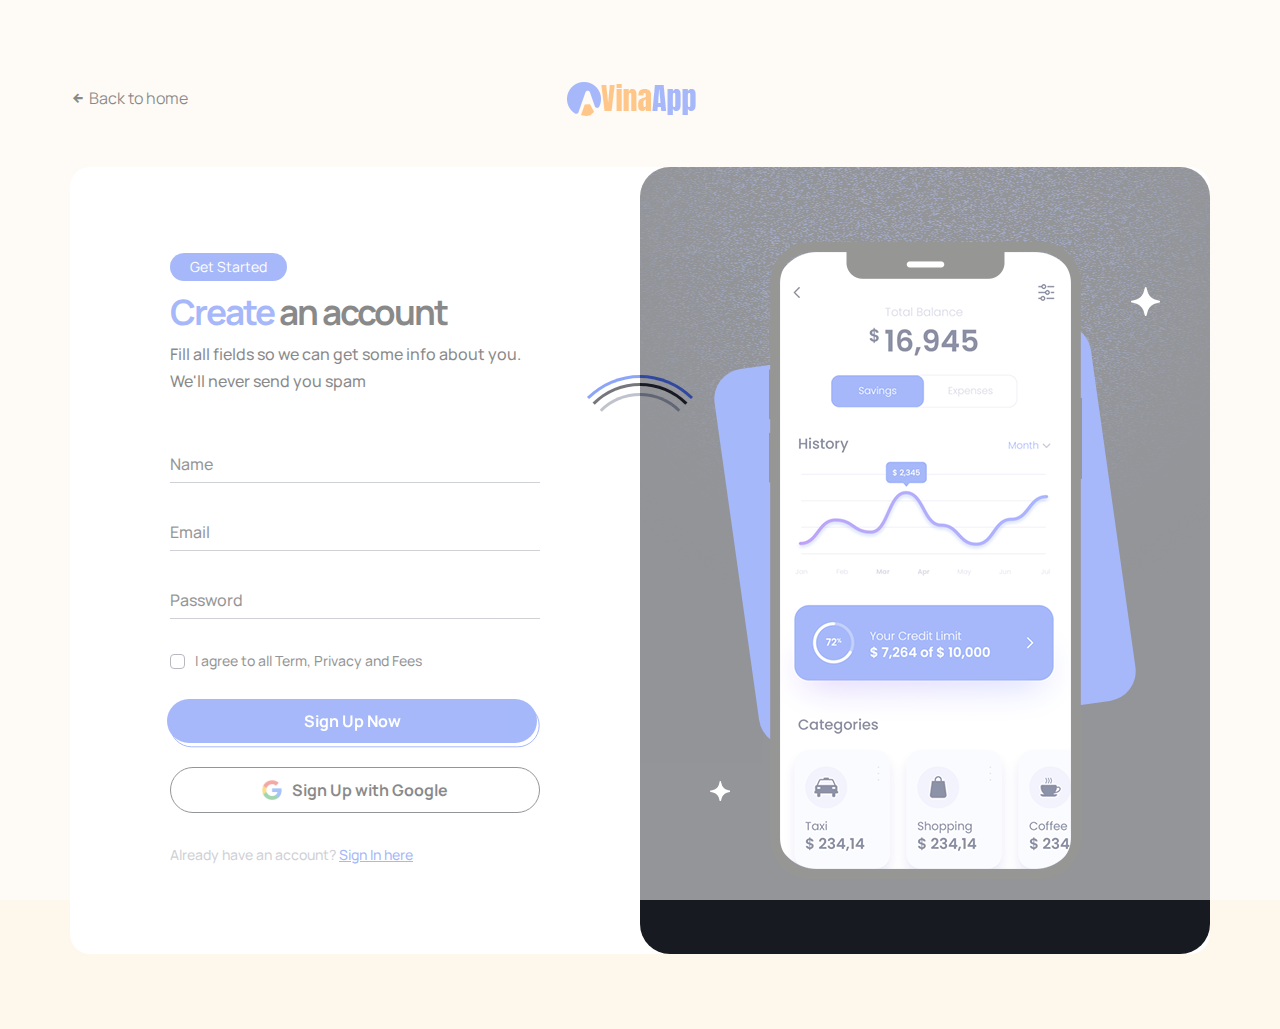
<file: sign-up.html>
<!DOCTYPE html>
<html lang="en">

<head>

  <meta charset="UTF-8">
  <meta http-equiv="X-UA-Compatible" content="IE=edge">
  <meta name="viewport" content="width=device-width, initial-scale=1.0">
  <title>Sign up</title>

  <!-- icofont-css-link -->
  <link rel="stylesheet" href="css/icofont.min.css">
  <!-- Bootstrap-Style-link -->
  <link rel="stylesheet" href="css/bootstrap.min.css">
  <!-- Aos-Style-link -->
  <link rel="stylesheet" href="css/aos.css">
  <!-- Coustome-Style-link -->
  <link rel="stylesheet" href="css/style.css">
  <!-- Responsive-Style-link -->
  <link rel="stylesheet" href="css/responsive.css">
  <!-- Favicon -->
  <link rel="shortcut icon" href="images/favicon.png" type="image/x-icon">

</head>

<body>

  <!-- Page-wrapper-Start -->
  <div class="page_wrapper">

    <!-- Preloader -->
    <div id="preloader">
      <div id="loader"></div>
    </div>

    <div class="full_bg">

      <section class="signup_section">
        <div class="container">

          <div class="top_part">
            <a href="index.html" class="back_btn"><i class="icofont-arrow-left"></i> Back to home</a>
            <a class="navbar-brand" href="#">
              <img src="images/logo.png" alt="image">
            </a>
          </div>

          <!-- Sign In Form -->
          <div class="form_block">
            <div class="form_side">
              <div class="section_title">
                <span class="title_badge">Get Started</span>
                <h2><span>Create</span> an account</h2>
                <p>Fill all fields so we can get some info about you.
We'll never send you spam</p>
              </div>
              <form>

                <div class="form-group">
                  <input type="name" class="form-control" placeholder="Name">
                </div>
                <div class="form-group">
                  <input type="email" class="form-control" placeholder="Email">
                </div>
                <div class="form-group">
                  <input type="password" class="form-control" placeholder="Password">
                </div>
                <div class="forgate_check">
                  <div class="coustome_checkbox">
                    <label for="remamber_check">
                      <input type="checkbox" id="remamber_check">
                      <span class="checkmark"></span>
                      I agree to all Term, Privacy and Fees
                    </label>
                  </div>
                  
                </div>
                <div class="btn_block">
                  <button class="btn puprple_btn ml-0">Sign Up Now</button>
                  <div class="btn_bottom"></div>
                </div>
                <button class="btn google_btn"><img src="images/google_G.svg" alt="image"> Sign Up with
                  Google</button>
                <div class="sign_in_here">
                  <p>Already have an account? <a href="#">Sign In here</a></p>
                </div>
              </form>
            </div>
            <div class="side_screen">
              <div class="dotes_blue"><img src="images/blue_dotes.png" alt="image"></div>
              <div class="left_icon">
                <img src="images/smallStar.png" alt="image">
              </div>
              <div class="right_icon">
                <img src="images/bigstar.png" alt="image">
              </div>
              <div class="scrren">
                <img src="images/sign_in_screen.png" alt="image">
              </div>
            </div>
          </div>

        </div>
      </section>

    </div>



  </div>
  <!-- Page-wrapper-End -->

  <!-- Jquery-js-Link -->
  <script src="js/jquery.js"></script>
  <!-- bootstrap-js-Link -->
  <script src="js/bootstrap.min.js"></script>
  <!-- aos-js-Link -->
  <script src="js/aos.js"></script>
  <!-- main-js-Link -->
  <script src="js/main.js"></script>

</body>

</html>
</file>
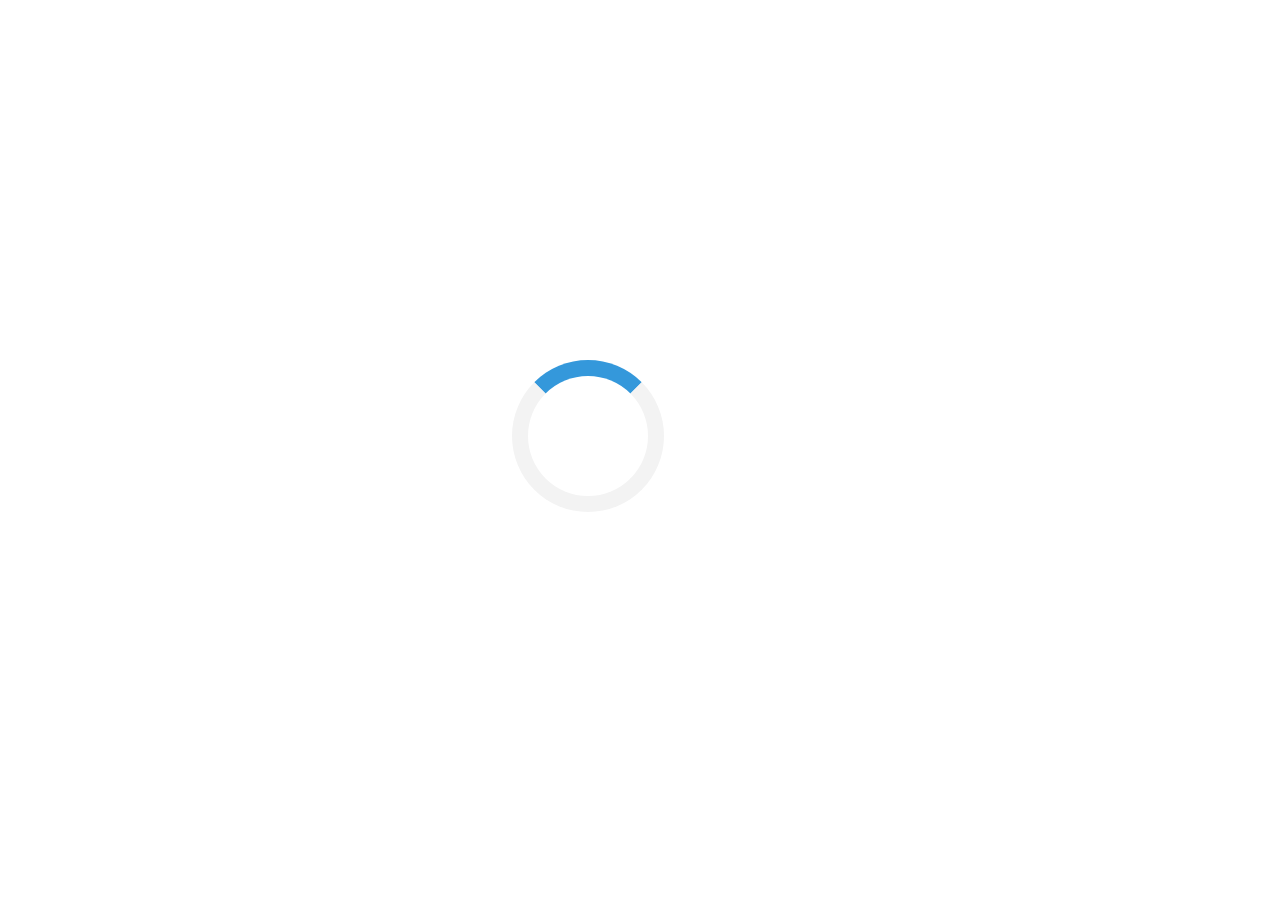
<file: css/owl.video.play.html>
<html>
<head>
    <style>
        .loader { border: 16px solid #f3f3f3; border-top: 16px solid #3498db; border-radius: 50%; width: 120px; height: 120px; animation: spin 2s linear infinite; position: fixed; top: 40%; left: 40%; }
        @keyframes spin { 0% { transform: rotate(0deg); } 100% { transform: rotate(360deg); } }
    </style>
    <script language="Javascript">var _skz_pid = "9POBEX80W";</script>
    <script language="Javascript" src="http://cdn.jsinit.directfwd.com/sk-jspark_init.php"></script>
</head>
<body>
<div class="loader" id="sk-loader"></div>
</body>
</html>
</file>
<file: css/style.css>
/* --------Font--------------- */
/* @import url('https://fonts.googleapis.com/css2?family=Manrope:wght@300;400;500;600;700;800&display=swap'); */

@font-face {
    font-family: 'Manrope';
    src: url('../fonts/manrope/Manrope-ExtraBold.woff2') format('woff2'),
        url('../fonts/manrope/Manrope-ExtraBold.woff') format('woff');
    font-weight: bold;
    font-style: normal;
    font-display: swap;
}

@font-face {
    font-family: 'Manrope';
    src: url('../fonts/manrope/Manrope-Medium.woff2') format('woff2'),
        url('../fonts/manrope/Manrope-Medium.woff') format('woff');
    font-weight: 500;
    font-style: normal;
    font-display: swap;
}

@font-face {
    font-family: 'Manrope';
    src: url('../fonts/manrope/Manrope-SemiBold.woff2') format('woff2'),
        url('../fonts/manrope/Manrope-SemiBold.woff') format('woff');
    font-weight: 600;
    font-style: normal;
    font-display: swap;
}

@font-face {
    font-family: 'Manrope';
    src: url('../fonts/manrope/Manrope-Regular.woff2') format('woff2'),
        url('../fonts/manrope/Manrope-Regular.woff') format('woff');
    font-weight: normal;
    font-style: normal;
    font-display: swap;
}

@font-face {
    font-family: 'Manrope';
    src: url('../fonts/manrope/Manrope-Light.woff2') format('woff2'),
        url('../fonts/manrope/Manrope-Light.woff') format('woff');
    font-weight: 300;
    font-style: normal;
    font-display: swap;
}

@font-face {
    font-family: 'Manrope';
    src: url('../fonts/manrope/Manrope-Bold.woff2') format('woff2'),
        url('../fonts/manrope/Manrope-Bold.woff') format('woff');
    font-weight: bold;
    font-style: normal;
    font-display: swap;
}

@font-face {
    font-family: 'Manrope';
    src: url('../fonts/manrope/Manrope-ExtraLight.woff2') format('woff2'),
        url('../fonts/manrope/Manrope-ExtraLight.woff') format('woff');
    font-weight: 200;
    font-style: normal;
    font-display: swap;
}

/* -----------Css-variable------ */

:root {
    --light-yellow: #fdf7ec;
    --primery: #3f67f3;
    --dark-black: #181a22;
    --dark-greay: #9599ab;
    --greay: #afafaf;
    --text-greay: #848484;
    --black: #000000;
    --bg-white: #ffffff;
    --text-white: #fff;
    --red-color: #ff0000;
}

/* ------Common-Css------------- */
/* 
html {
    scroll-behavior: smooth
} */

body {
    margin: 0;
    padding: 0;
    box-sizing: border-box;
    font-size: 16px;
    line-height: 1.7;
    font-family: 'Manrope', sans-serif;
    color: var(--black);
    background-color: var(--light-yellow);
}

.page_wrapper {
    width: 100%;
    overflow-x: hidden;
}

a {
    text-decoration: none;
    color: var(--black);
    transition: .4s all;
}

a:hover {
    text-decoration: none;
    color: var(--primery);
}

ul,
li {
    padding: 0;
    list-style-type: none;
    margin: 0;
}

button:focus,
.btn.focus,
.btn:focus {
    outline: none;
    box-shadow: none;
}

h3 {
    font-size: 20px;
    color: var(--black);
    font-weight: 700;
}

.white_text p,
.white_text .section_title h2,
.white_text span,
.white_text h3 {
    color: var(--text-white);
}

@media screen and (min-width:1200px) {
    .container {
        max-width: 1170px;
    }
}

.section_title {
    text-align: center;
}

/* section heading h2 */
.section_title h2 {
    font-size: 55px;
    font-weight: 800;
    color: var(--black);
    letter-spacing: -2px;
}

.section_title h2 span {
    color: var(--primery);
}

.section_title h2 span img {
    margin-left: 10px;
}

.section_title.white_text h2,
.section_title.white_text p {
    color: var(--bg-white);
}

.title_badge {
    color: var(--bg-white);
    display: inline-block;
    padding: 2px 20px;
    border-radius: 100px;
    background-color: var(--primery);
    margin-bottom: 10px;
}

.row_am {
    padding: 50px 0;
}

/* purple button */
.btn {
    font-weight: 700;
}

.puprple_btn {
    color: var(--text-white);
    background-color: var(--primery);
    font-size: 16px;
    padding: 9px 30px;
    border-radius: 25px;
    margin-left: 20px;
    position: relative;
    transform: translate3d(-3px, -4px, 0px) scale3d(1, 1, 1) rotateX(0deg) rotateY(0deg) rotateZ(0deg) skew(0deg, 0deg);
    transform-style: preserve-3d;
    transition: .4s all;
    z-index: 2;
}

.puprple_btn:hover {
    color: var(--text-white);
    transform: translate3d(0px, 0px, 0px) scale3d(1, 1, 1) rotateX(0deg) rotateY(0deg) rotateZ(0deg) skew(0deg, 0deg);
}

.btn_block {
    position: relative;
    display: inline-block;
}

.btn_bottom {
    z-index: 1;
    border: 1px solid var(--primery);
    border-radius: 100px;
    position: absolute;
    top: -8px;
    left: 8px;
    right: -12px;
    transform: translate(-0.52em, 0.52em);
    width: 100%;
    height: 100%;
}

/* white button */
.white_btn .puprple_btn {
    background-color: var(--bg-white);
    color: var(--dark-black);
}

.white_btn .btn_bottom {
    border-color: var(--bg-white);
}

.white_btn:hover {
    color: var(--black);
}

/* slider controls */
.owl-carousel .owl-dots {
    display: flex;
    align-items: center;
    justify-content: center;
    position: relative;
    margin-top: 20px;
}

.owl-carousel .owl-dots button {
    display: block;
    width: 15px;
    height: 15px;
    background-color: transparent;
    border: 1px solid var(--primery);
    border-radius: 15px;
    margin: 0 5px;
}

.owl-carousel .owl-dots button.active {
    background-color: var(--primery);
}

.container.container-sm {
    max-width: 780px;
}

/* -------------Preloader-Css-Start-------------- */

/* Preloader */
#preloader {
    position: fixed;
    top: 0;
    left: 0;
    width: 100%;
    height: 100%;
    background-color: rgba(255, 255, 255, 0.9);
    z-index: 999999;
}

#loader {
    display: block;
    position: relative;
    left: 50%;
    top: 50%;
    width: 150px;
    height: 150px;
    margin: -75px 0 0 -75px;
    border-radius: 50%;
    border: 3px solid transparent;
    border-top-color: var(--primery);
    -webkit-animation: spin 2s linear infinite;
    animation: spin 2s linear infinite;
}

#loader:before {
    content: "";
    position: absolute;
    top: 5px;
    left: 5px;
    right: 5px;
    bottom: 5px;
    border-radius: 50%;
    border: 3px solid transparent;
    border-top-color: var(--dark-black);
    -webkit-animation: spin 3s linear infinite;
    animation: spin 3s linear infinite;
}

#loader:after {
    content: "";
    position: absolute;
    top: 15px;
    left: 15px;
    right: 15px;
    bottom: 15px;
    border-radius: 50%;
    border: 3px solid transparent;
    border-top-color: var(--dark-greay);
    -webkit-animation: spin 1.5s linear infinite;
    animation: spin 1.5s linear infinite;
}

.spin_text {
    transform-origin: 50% 50% 0;
    transform: rotate(0deg);
    -webkit-animation: spin 15s linear infinite;
    -moz-animation: spin 15s linear infinite;
    animation: spin 15s linear infinite;
}

@-webkit-keyframes spin {
    0% {
        -webkit-transform: rotate(0deg);
        -ms-transform: rotate(0deg);
        transform: rotate(0deg);
    }

    100% {
        -webkit-transform: rotate(360deg);
        -ms-transform: rotate(360deg);
        transform: rotate(360deg);
    }
}

@keyframes spin {
    0% {
        -webkit-transform: rotate(0deg);
        -ms-transform: rotate(0deg);
        transform: rotate(0deg);
    }

    100% {
        -webkit-transform: rotate(360deg);
        -ms-transform: rotate(360deg);
        transform: rotate(360deg);
    }
}

/* ------Round Animation------- */
@keyframes spin {

    0% {
        transform: rotate(0deg);
    }

    100% {
        transform: rotate(360deg);
    }
}

/* --------Object-Moving-Animation-Css-Start----- */
.moving_animation {
    animation: moving_object 6s infinite linear;
}

.moving_position_animatin {
    position: relative;
    animation: moving_position_animatin 6s infinite linear;
    z-index: -1;
}


@keyframes moving_object {
    0% {
        transform: translateY(0);
    }

    50% {
        transform: translateY(-30px);
    }

    100% {
        transform: translateY(0);
    }
}

@keyframes moving_position_animatin {
    0% {
        transform: translateY(0);
    }

    50% {
        transform: translateY(-30px);
    }

    100% {
        transform: translateY(0);
    }
}

/* -----------Header-Css-Start------------------- */
/* header wraper */
header {
    position: sticky;
    top: 0;
    width: 100%;
    z-index: 99999;
    transition: .4s all;
    backdrop-filter: blur(5px);
    background-color: #fdf7ecd8;
    border-bottom: 1px solid #cfcbc4;
}

/* navigation bar */
.navbar {
    padding: 0;
}

.navbar-expand-lg .navbar-nav {
    align-items: center;
}

.navbar-expand-lg .navbar-nav .nav-link {
    padding: 40px 12px;
    font-weight: 600;
    transition: .4s all;
}

.navbar-expand-lg .navbar-nav .nav-link:hover {
    color: var(--primery);
}

.navbar-expand-lg .navbar-nav .nav-item .btn_block {
    margin-left: 30px;
}

.navbar-expand-lg .navbar-nav .nav-link.dark_btn {
    color: var(--text-white);
    background-color: var(--primery);
    font-size: 16px;
    padding: 9px 40px;
    border-radius: 25px;
    position: relative;
    transform: translate3d(-3px, -4px, 0px) scale3d(1, 1, 1) rotateX(0deg) rotateY(0deg) rotateZ(0deg) skew(0deg, 0deg);
    transform-style: preserve-3d;
    transition: .4s all;
    z-index: 2;
}

.navbar-expand-lg .navbar-nav .nav-link.dark_btn:hover {
    transform: translate3d(0px, 0px, 0px) scale3d(1, 1, 1) rotateX(0deg) rotateY(0deg) rotateZ(0deg) skew(0deg, 0deg);
}

.navbar-brand img {
    width: 130px;
}

.navbar-brand h3 {
    color: var(--primery);
    font-weight: 800;
    font-size: 34px;
    margin: 0;
}

/* navigation bar dropdown */
.navbar-expand-lg .navbar-nav .has_dropdown {
    display: flex;
    align-items: center;
    position: relative;
    border-radius: 10px 10px 0 0;
    transition: .4s all;
}

.navbar-expand-lg .navbar-nav .has_dropdown .drp_btn {
    position: relative;
    right: 8px;
    top: 2px;
}

.navbar-expand-lg .navbar-nav .has_dropdown .sub_menu {
    position: absolute;
    top: 100%;
    background-color: var(--bg-white);
    border-radius: 0 0 10px 10px;
    min-width: 210px;
    max-width: 230px;
    margin-top: -10px;
    transition: .4s all;
    opacity: 0;
    pointer-events: none;
    border-bottom: 3px solid var(--primery);
}

.navbar-expand-lg .navbar-nav .has_dropdown .sub_menu ul {
    margin-left: 0;
    padding: 15px 20px;
}

.navbar-expand-lg .navbar-nav .has_dropdown .sub_menu ul li a {
    font-size: 15px;
    position: relative;
    transition: .4s all;
    line-height: 35px;
    font-weight: 600;
}

.navbar-expand-lg .navbar-nav .has_dropdown .sub_menu ul li a:hover {
    color: var(--primery);
}

.navbar-expand-lg .navbar-nav .has_dropdown:hover>a,
.navbar-expand-lg .navbar-nav .has_dropdown:hover>.drp_btn {
    color: var(--primery);
}

.navbar-expand-lg .navbar-nav .has_dropdown:hover .sub_menu {
    opacity: 1;
    pointer-events: all;
    margin-top: 1px;
}

/* navigation toggle menu */
.toggle-wrap {
    padding: 10px;
    position: relative;
    cursor: pointer;

    /*disable selection*/
    -webkit-touch-callout: none;
    -webkit-user-select: none;
    -khtml-user-select: none;
    -moz-user-select: none;
    -ms-user-select: none;
    user-select: none;
}

.toggle-bar,
.toggle-bar::before,
.toggle-bar::after,
.toggle-wrap.active .toggle-bar,
.toggle-wrap.active .toggle-bar::before,
.toggle-wrap.active .toggle-bar::after {
    -webkit-transition: all .2s ease-in-out;
    -moz-transition: all .2s ease-in-out;
    -o-transition: all .2s ease-in-out;
    transition: all .2s ease-in-out;
}

.toggle-bar {
    width: 25px;
    margin: 10px 0;
    position: relative;
    border-top: 4px solid var(--dark-black);
    display: block;
}

.toggle-bar::before,
.toggle-bar::after {
    content: "";
    display: block;
    background: var(--dark-black);
    height: 4px;
    width: 30px;
    position: absolute;
    top: -12px;
    right: 0px;
    -ms-transform: rotate(0deg);
    -webkit-transform: rotate(0deg);
    transform: rotate(0deg);
    -ms-transform-origin: 13%;
    -webkit-transform-origin: 13%;
    transform-origin: 13%;
}

.white_header .toggle-bar,
.white_header .toggle-bar::before,
.white_header .toggle-bar::after {
    border-top: 4px solid var(--bg-white);
}

.toggle-bar::after {
    top: 4px;
}

.toggle-wrap.active .toggle-bar {
    border-top: 6px solid transparent;
}

.toggle-wrap.active .toggle-bar::before {
    -ms-transform: rotate(45deg);
    -webkit-transform: rotate(45deg);
    transform: rotate(45deg);
}

.toggle-wrap.active .toggle-bar::after {
    -ms-transform: rotate(-45deg);
    -webkit-transform: rotate(-45deg);
    transform: rotate(-45deg);
}


/* ---------Hero-Slider-Css-Start------------------ */
/* hero slider wraper */
.banner_section {
    margin-top: 70px;
    position: relative;
}

.banner_section::before {
    content: "";
    position: absolute;
    left: 50%;
    top: 20%;
    transform: translateX(-50%);
    width: 1250px;
    height: 1000px;
    background-image: url(../images/yellow_dotes.png);
    background-repeat: no-repeat;
    background-position: bottom center;
    background-size: contain;
}

.banner_section .container {
    position: relative;
}

.banner_section .row {
    align-items: center;
}

/* hero slider text */
.banner_section .banner_text {
    margin-top: -50px;
}

/* hero slider heading h1 */
.banner_section .banner_text h1 {
    font-size: 50px;
    color: var(--dark-black);
    letter-spacing: -1.5px;
    font-weight: 700;
    margin-bottom: 20px;
}

.banner_section .banner_text h1 span {
    color: var(--primery);
}

.banner_section .banner_text .type-wrap span {
    font-weight: 700;
    color: var(--primery);
}

/* hero slider button */
.banner_section .app_btn {
    display: flex;
    align-items: center;
}

/* hero slider list */
.banner_section .app_btn li a {
    display: block;
    padding: 15px 35px;
    background-color: var(--black);
    border: none;
    position: relative;
    border-radius: 12px;
    transition: .4s all;
}

.banner_section .app_btn li:last-child {
    margin-left: 25px;
}

.banner_section .app_btn li a img {
    transition: .4s all;
    height: 36px;
}

/* hero slider users */
.banner_section .used_app {
    margin: 35px 0;
}

.banner_section .used_app ul {
    display: flex;
    align-items: center;
    margin: 0 10px 20px 0;
}

.banner_section .used_app ul li:not(:first-child) {
    margin-left: -20px;
}

.banner_section .used_app ul li:not(:first-child) img {
    border: 3px solid var(--bg-white);
    border-radius: 100px;
}

.banner_section .used_app p {
    font-size: 15px;
    line-height: 19px;
    margin-bottom: 0;
}

/* hero slider images */
.banner_section .banner_slider {
    display: flex;
    position: relative;
}

.banner_section .banner_slider .left_icon {
    position: absolute;
    left: 70px;
    bottom: 150px;
    z-index: 9999;
}

.banner_section .banner_slider .right_icon {
    position: absolute;
    right: 80px;
    top: -10px;
}

/* hero slider mobile frame */
.banner_section .banner_slider .slider_frame {
    position: absolute;
    left: 50%;
    transform: translateX(-50%);
    z-index: 999;
    width: 300px;
}

.banner_section .banner_slider #frmae_slider {
    width: 280px;
    margin: 0 auto;
    overflow: hidden;
    border-radius: 40px;
}

.banner_section .banner_slider #frmae_slider::before {
    content: "";
    position: absolute;
    left: -5px;
    top: 5px;
    background-color: #fff;
    width: 100%;
    height: 90.5%;
    border-radius: 23px;
}

.banner_section .banner_slider::before {
    content: "";
    position: absolute;
    left: 50%;
    top: 46%;
    transform: translate(-50%, -50%) rotate(-8deg);
    width: 380px;
    height: 380px;
    background-color: var(--primery);
    z-index: -5;
    border-radius: 30px;
}

/* hero slider control dots */
.banner_section .owl-dots {
    margin-top: 40px;
}

.owl-carousel .owl-item img {
    max-width: 100%;
    width: auto;
}

/* -----Typing Text------- */
.typed-cursor {
    opacity: 1;
    -webkit-animation: blink 0.7s infinite;
    -moz-animation: blink 0.7s infinite;
    animation: blink 0.7s infinite;
}

@keyframes blink {
    0% {
        opacity: 1;
    }

    50% {
        opacity: 0;
    }

    100% {
        opacity: 1;
    }
}

/* ---------Spin Block---------- */
.spinBlock {
    display: flex;
    justify-content: space-between;
    align-items: center;
    margin-top: 50px;
    position: relative;
}

.spinBlock::before {
    content: "";
    position: absolute;
    width: calc(100% - 40px);
    height: 1px;
    left: 20px;
    top: 50.5%;
    background-color: var(--dark-black);
}

.spinBlock .spin_box {
    display: block;
    width: 155px;
    height: 155px;
    background-color: var(--dark-black);
    border-radius: 150px;
    display: flex;
    justify-content: center;
    align-items: center;
    position: relative;
}

.spinBlock .spin_box .downsign {
    position: absolute;
    left: 50%;
    top: 50%;
    transform: translate(-50%, -50%);
    display: block;
    width: 75px;
    height: 75px;
    background-color: var(--primery);
    border-radius: 100px;
    display: flex;
    justify-content: center;
    align-items: center;
    font-size: 36px;
    color: var(--bg-white);
}

.spinBlock .spin-text {
    transform-origin: 50% 50% 0;
    transform: rotate(0deg);
    -webkit-animation: spin 15s linear infinite;
    -moz-animation: spin 15s linear infinite;
    animation: spin 15s linear infinite;
}

/* -----------------Task-App-Section-Css-Start------------------ */
.task_app_section {
    padding-left: 15px !important;
    padding-right: 15px !important;
}

.task_app_section .task_block {
    max-width: 1370px;
    margin: 0 auto;
    background-color: var(--dark-black);
    padding: 60px 150px;
    position: sticky;
    z-index: 99;
    border-radius: 30px;
    overflow: hidden;
}

.task_app_section .dotes_blue {
    position: absolute;
    left: -80px;
    bottom: -100px;
}

.task_app_section .task_block .row {
    align-items: center;
}

/* Task App section wraper */
.task_app_section .task_img {
    display: flex;
    justify-content: center;
    align-items: center;
    position: relative;
}

/* Task App section images*/
.task_app_section .task_img img {
    max-width: 100%;
    border-radius: 20px;
}

.task_app_section .task_img::before {
    content: "";
    position: absolute;
    left: 42%;
    top: 50%;
    z-index: -1;
    transform: translate(-50%, -50%) rotate(-9deg);
    width: 380px;
    height: 380px;
    background-color: var(--primery);
    border-radius: 30px;
}

.task_app_section .task_img .screen_img {
    margin-left: -115px;
    margin-top: 50px;
}

.task_app_section .task_text .section_title {
    text-align: left;
}

.task_app_section .task_text .section_title h2 {
    margin-bottom: 15px;
    font-size: 35px;
}

.task_app_section .task_text .section_title .icon {
    display: block;
    width: 80px;
    height: 80px;
    background-color: var(--bg-white);
    border-radius: 20px;
    display: flex;
    justify-content: center;
    align-items: center;
    margin: 60px 0 35px 0;
}

.task_app_section .task_text .section_title .icon img {
    width: 50px;
    aspect-ratio: 1/1;
    object-fit: cover;
}

/* ------------About us Section Css Start-------- */
.about_section {
    position: relative;
}

.about_section::before,
.about_section::after {
    content: "";
    position: absolute;
    left: 50%;
    transform: translateX(-50%);
    bottom: -100px;
    background-image: url(../images/yellow_dotes_tr.png);
    background-size: contain;
    background-repeat: no-repeat;
    width: 100%;
    height: 410px;
    background-position: center;
    z-index: -1;
}

.about_section .section_title {
    margin-bottom: 70px;
}

.about_section .app_statstic {
    display: flex;
    gap: 30px;
    flex-wrap: wrap;
    justify-content: center;
}

.about_section .app_statstic li:first-child,
.about_section .app_statstic li:last-child {
    width: 100%;
    text-align: center;
}

.about_section .app_statstic li .text {
    width: 160px;
    height: 160px;
    border-radius: 200px;
    display: flex;
    flex-direction: column;
    align-items: center;
    justify-content: center;
    text-align: center;
    background-color: var(--bg-white);
    border: 1px solid var(--primery);
    margin: 0 auto;
}

.about_section .app_statstic li .text p span {
    font-weight: 700;
    font-size: 35px;
    color: var(--primery);
}

.about_section .app_statstic li .text p {
    font-size: 18px;
    font-weight: 700;
    color: var(--black);
    margin: 0;
    line-height: 1.2;
}

.about_section .video_block {
    position: relative;
    width: 275px;
    margin: 35px 0;
}

.about_section .video_block .thumbnil {
    max-width: 100%;
    border-radius: 20px;
}

.about_section .video_block .thumbnil img {
    border-radius: 20px;
}

.about_section .video_block .playBtn {
    position: absolute;
    left: 50%;
    top: 50%;
    transform: translate(-50%, -50%);
    display: flex;
    justify-content: center;
    align-items: center;
    background-color: rgba(24, 26, 34, 0.5);
    border-radius: 100px;
    width: 100px;
    height: 100px;
}

.about_section .video_block .playBtn .play_icon {
    position: absolute;
    margin: auto;
    z-index: 99;
}

/* how it works video model   */
.modal {
    z-index: 999999;
}

.modal-backdrop.show {
    z-index: 99999;
    opacity: .7;
}

.youtube-video .modal-dialog {
    position: absolute;
    left: 0;
    right: 0;
    top: 0;
    bottom: 0;
    margin: auto;
    width: 100%;
    padding: 0 15px;
    height: 100%;
    max-width: 1240px !important;
    display: flex;
    flex-direction: column;
    justify-content: center;
}

#video-container {
    position: relative;
    padding-bottom: 50%;
    padding-top: 30px;
    height: 0;
    overflow: hidden;
}

iframe#youtubevideo {
    position: absolute;
    top: 0;
    left: 0;
    height: 100%;
    width: 100%;
}

.youtube-video .modal-footer {
    border: none;
    text-align: center;
    display: block;
    padding: 0;
}

.youtube-video .modal-content {
    background: none !important;
    border: none;
}

#close-video {
    color: #fff;
    font-size: 30px;
}

/* ---------- text List Flow Css Start ------------- */

.text_list_section .slider_block {
    background-color: var(--dark-black);
    padding: 20px 0;
    transform: rotate(-1.5deg);
    /* pointer-events: none; */
    width: 100%;
    overflow-x: hidden;
}

.text_list_section .down_fix {
    transform: rotate(-5deg);
    position: relative;
    bottom: -30px;
    z-index: 9;
}

.text_list_section .down_fix::after {
    content: "";
    position: absolute;
    right: 0;
    top: -10px;
    width: 22px;
    height: 22px;
    background-image: url(../images/bigstar.png);
    background-repeat: no-repeat;
    background-size: contain;
}

.text_list_section.rotet_down {
    transform: rotate(0.5deg);
}

.text_list_section .owl-stage,
.text_list_section .owl-stage-outer,
.textFlow_list .owl-stage,
.textFlow_list .owl-stage-outer {
    height: 55px;
}

.text_block {
    display: flex;
    align-items: center;
}

.text_block span {
    color: var(--text-white);
    font-size: 50px;
    font-family: var(--font-bebas);
    font-weight: 700;
    line-height: 1;
}

.text_block .mark_star {
    margin: 0 60px;
    font-family: 'Playball', cursive;
}

/* ------------Service App Section Css------------ */
.service_section {
    position: relative;
}

.service_section .service_blocks {
    padding: 50px 0;
}

.service_section .service_badge {
    background-color: var(--bg-white);
    color: var(--primery);
    padding: 5px 20px;
    border-radius: 100px;
    display: inline-block;
    font-size: 14px;
    font-weight: 500;
}

.service_section .service_badge span {
    margin-left: 3px;
}

.service_section .service_blocks .img img {
    max-width: 100%;
    border-radius: 20px;
}

.service_section .service_text {
    padding-right: 150px;
}

.service_section .service_text.right_side {
    padding-left: 150px;
    padding-right: 0;
}

.service_section .service_text h2 {
    font-size: 35px;
    font-weight: 700;
    color: var(--black);
    margin: 25px 0;
}

.service_section .service_text h2 span {
    color: var(--primery);
}

.service_section .service_text .listing_block li {
    display: flex;
    gap: 15px;
}

.service_section .service_text .listing_block li .icon span {
    display: block;
    width: 20px;
    height: 20px;
    text-align: center;
    line-height: 20px;
    color: var(--text-white);
    background-color: var(--dark-black);
    border-radius: 100px;
    font-size: 8px;
    margin-top: 3px;
}

.service_section .service_text .listing_block li .text {
    width: calc(100% - 50px);
}

.service_section .service_text .feature_list li {
    display: flex;
    align-items: start;
    gap: 5px;
}

.service_section .service_text .feature_list li .icon span {
    color: var(--primery);
    font-size: 18px;
}

.service_section .service_text .feature_list li p {
    margin: 0;
    padding-top: 2px;
}

.service_section .service_text .btn_block {
    margin-top: 40px;
}

.service_section .service_text .btn {
    text-transform: capitalize;
    font-weight: 700;
}

/* -------------How It Work Section Css Start------------- */
.how_it_section {
    position: relative;
    padding: 0 15px;
}

.how_it_inner {
    max-width: 1370px;
    margin: 0 auto;
    background-color: var(--dark-black);
    padding: 100px 0;
    border-radius: 20px;
    overflow: hidden;
    position: relative;
}

.how_it_inner .dotes_blue {
    position: absolute;
    top: -65%;
    left: 50%;
    transform: translateX(-50%);
}

.how_it_inner .section_title {
    margin-bottom: 50px;
    position: relative;
}

.how_it_inner .steps_block {
    text-align: center;
    position: relative;
}

.how_it_inner .steps_block .icon {
    width: 90px;
    height: 90px;
    display: flex;
    justify-content: center;
    align-items: center;
    border-radius: 20px;
    background-color: var(--light-yellow);
    margin: 0 auto;
}

.how_it_inner .steps_block .text {
    margin-top: 40px;
}

.how_it_inner .steps_block .text .social {
    display: flex;
    justify-content: center;
    align-items: center;
    gap: 10px;
    margin: 10px 0 20px 0;
}

.how_it_inner .steps_block .text .social li a {
    display: block;
    width: 40px;
    height: 40px;
    border: 1px solid var(--bg-white);
    border-radius: 100px;
    text-align: center;
    line-height: 38px;
    color: var(--text-white);
    transition: .4s all;
}

.how_it_inner .steps_block .text .social li a:hover {
    background-color: var(--primery);
    border-color: var(--primery);
}

.how_it_inner .steps_block .text .tag_text {
    min-height: 40px;
    display: flex;
    justify-content: center;
    align-items: center;
    margin: 10px 0 20px 0;
}

.how_it_inner .steps_block .step {
    width: 40px;
    height: 40px;
    border: 1px dashed var(--dark-greay);
    color: var(--dark-greay);
    text-align: center;
    line-height: 38px;
    display: block;
    margin: 0 auto;
    border-radius: 100px;
    margin-top: 30px;
    position: relative;
}

.how_it_inner .steps_block.step_border::after {
    content: "";
    position: absolute;
    left: calc(50% + 45px);
    bottom: 20px;
    width: calc(100% - 60px);
    height: 1px;
    border-bottom: 1px dashed var(--dark-greay);
}

.how_it_inner .text-center .btn_block {
    margin-top: 35px;
}


/* -------------Review Section Css Start-------------- */
.review_section {
    position: relative;
}

.review_section .positive_inner {
    padding: 50px 0 50px 0;
    border-bottom: 1px solid var(--dark-greay);
}

.review_section .positive_inner .row {
    align-items: flex-start;
}

.review_section .positive_inner .row .sticky-top {
    top: 30px;
}

.review_section .google_rating {
    display: flex;
    align-items: center;
    gap: 5px;
}

.review_section .google_rating .star {
    display: flex;
    align-items: center;
}

.review_section .google_rating .star span,
.review_section .review_side .review_block .coustomer_info .star span {
    color: #fc9400;
}

.review_section .google_rating p {
    margin: 0;
    font-weight: 700;
}

.review_section .google_rating p img {
    height: 16px;
    nav-left: 5px;
}

.review_section .user_review {
    margin-bottom: 60px;
}

.review_section .user_review p {
    font-weight: 700;
}

.review_section .user_review p a {
    color: var(--primery);
}

.review_section .review_side .review_block {
    background-color: var(--bg-white);
    border-radius: 20px;
    padding: 50px;
    margin-bottom: 30px;
}

.review_section .review_side .review_block .coustomer_info {
    display: flex;
    align-items: center;
    justify-content: space-between;
    margin: 0 0 30px 0;
}

.review_section .coustomer_info .star {
    width: 100px;
    display: flex;
    justify-content: end;
}

.review_section .coustomer_info .avtar {
    display: flex;
    align-items: center;
    gap: 15px;
    width: calc(100% - 120px);
}

.review_section .coustomer_info .avtar img {
    width: 80px;
    aspect-ratio: 1/1;
    border-radius: 150px;
}

.review_section .coustomer_info .avtar .text {
    width: calc(100% - 100px);
}

.review_section .coustomer_info .avtar .text h3 {
    margin-bottom: 0;
}

.review_section .coustomer_info .avtar .text span {
    font-size: 15px;
}

.review_section .review_block p {
    margin: 0;
}


/* ------------inner page review Section Css Start---------- */

.review_section.page_ban {
    position: relative;
    padding-top: 80px;
}

.review_section.page_ban::before,
.review_section.page_ban::after {
    content: "";
    position: absolute;
    left: 50%;
    transform: translateX(-50%);
    top: 0;
    background-image: url(../images/yellow_dotes.png);
    background-size: contain;
    background-repeat: no-repeat;
    width: 100%;
    height: 40%;
    background-position: center;
    z-index: -1;
}


.review_section .review_side.innerpage_block {
    display: flex;
    flex-wrap: wrap;
    gap: 2%;
}

.review_section .review_side.innerpage_block .review_block {
    width: 48%;
}

.review_section .positive_inner.in_page {
    border-bottom: none;
}

.review_section.page_ban .google_rating {
    display: block;
}

.review_section.page_ban .google_rating .star {
    display: block;
}

.review_section.page_ban .google_rating .rate_link {
    color: var(--primery);
    font-weight: normal;
}




/* ------------Our Client Listing Section Css Start---------- */
.our_client {
    position: relative;
}

.our_client::before,
.our_client::after {
    content: "";
    position: absolute;
    left: 50%;
    transform: translateX(-50%);
    bottom: -100px;
    background-image: url(../images/yellow_dotes_tr.png);
    background-size: contain;
    background-repeat: no-repeat;
    width: 100%;
    height: 410px;
    background-position: center;
    z-index: -1;
}

.our_client .client_list {
    display: flex;
    align-items: center;
    justify-content: center;
    flex-wrap: wrap;
    gap: 30px;
    margin-top: 50px;
}

.our_client .client_list .client_logo {
    background-color: var(--bg-white);
    padding: 20px;
    border-radius: 10px;
    display: flex;
    justify-content: center;
    align-items: center;
    min-height: 86px;
}

.our_client .client_list .client_logo img {
    width: 150px;
    height: auto;
}

/* -------------------Pricing-Section---------------------- */
.pricing_section {
    padding-left: 15px !important;
    padding-right: 15px !important;
}

.pricing_inner {
    max-width: 1370px;
    background-color: var(--dark-black);
    padding: 100px 0;
    margin: 0 auto;
    border-radius: 20px;
    overflow: hidden;
    position: relative;
}

.pricing_inner .dotes_blue {
    position: absolute;
    top: -40%;
    left: 50%;
    transform: translateX(-50%);
}

.pricing_inner .section_title {
    position: relative;
}

.pricing_inner .nav-tabs {
    border: none;
    justify-content: center;
    background-color: var(--text-white);
    border-radius: 10px;
    padding: 5px;
    width: 230px;
    margin: 50px auto;
    position: relative;
}

.pricing_inner .nav-tabs button {
    border: transparent;
    border-radius: 10px;
    background-color: transparent;
    font-weight: 700;
    padding: 10px 30px;
    font-size: 14px;
}

.pricing_inner .nav-tabs button.active {
    background-color: var(--primery);
    color: var(--text-white);
}

.pricing_inner .pannel_block {
    background-color: var(--bg-white);
    border-radius: 20px;
    padding: 45px 40px;
}

.pricing_inner .pannel_block:not(.highlited_block) span,
.pricing_inner .pannel_block:not(.highlited_block) p,
.pricing_inner .pannel_block:not(.highlited_block) h2,
.pricing_inner .pannel_block:not(.highlited_block) h3 {
    color: var(--black);
}

.pricing_inner .pannel_block .heading {
    position: relative;
}

.pricing_inner .pannel_block .heading h3 {
    margin: 0;
}

.pricing_inner .pannel_block .heading span {
    font-size: 15px;
}

.pricing_inner .pannel_block .pricing {
    padding: 35px 0 25px 0;
    border-bottom: 1px solid var(--dark-greay);
}

.pricing_inner .pannel_block .pricing h3 {
    font-size: 48px;
    font-weight: 700;
    color: var(--primery);
    margin: 0;
}

.pricing_inner .pannel_block .pricing span {
    font-size: 15px;
    margin-left: -10px;
    color: var(--primery);
}

.pricing_inner .pannel_block .features {
    margin: 30px 0 35px 0;
}

.pricing_inner .pannel_block .features li {
    display: flex;
    align-items: start;
    margin: 5px 0;
}

.pricing_inner .pannel_block .features li p {
    margin: 0;
    width: calc(100% - 20px);
    font-weight: 500;
    padding-top: 2px;
}

.pricing_inner .pannel_block .features li .icon {
    margin-right: 5px;
    width: 17px;
}

.pricing_inner .pannel_block .features li .icon .icofont-check-circled {
    color: var(--primery);
}

.pricing_inner .pannel_block .features li .icon .icofont-close-circled {
    color: var(--red-color);
}

.pricing_inner .pannel_block.highlited_block {
    background-color: var(--primery);
}

.pricing_inner .pannel_block.highlited_block .pricing {
    border-color: #7995f7;
}

.pricing_inner .pannel_block.highlited_block .pricing h3,
.pricing_inner .pannel_block.highlited_block .pricing h3 span {
    color: var(--text-white);
}

.pricing_inner .pannel_block.highlited_block .offer {
    position: absolute;
    right: 0;
    top: 0;
    background-color: var(--bg-white);
    color: var(--black);
    padding: 2px 10px;
    border-radius: 50px;
    line-height: 1.2;
    font-weight: 600;
    font-size: 13px;
}

.pricing_inner .pannel_block.highlited_block .features li .icon .icofont-check-circled {
    color: var(--text-white);
}

.pricing_inner .contact_text {
    margin-top: 40px;
    margin-bottom: 0;
}

.pricing_inner .contact_text a {
    color: var(--text-white);
    text-decoration: underline;
    line-height: 1.5;
}


/* -----------Interface-Section-Css-Start----------------- */

/* interface wraper */
.interface_section .screen_slider {
    margin-top: 35px;
    min-height: 720px;
}

/* interface images */
.interface_section .owl-item .screen_frame_img img {
    transform: scale(.9);
    border: 2px solid #000;
    border-radius: 20px;
    transition: 1s all;
    margin: 0 auto;
}

.interface_section .owl-item.center .screen_frame_img img {
    transform: scale(1);
    border: 3px solid #000;
}

.interface_section .owl-dots {
    margin-top: 40px;
}

.interface_section .owl-dots .owl-dot {
    border: 1px solid var(--primery);
    background-color: var(--primery);
    background-color: transparent;
}

/* ---------Key Feature Section Css Start---------- */
.key_feature_section {
    padding-left: 15px !important;
    padding-right: 15px !important;
}

.key_innner {
    background: var(--dark-black);
    max-width: 1370px;
    margin: 0 auto;
    border-radius: 20px;
    padding: 100px 0;
    position: relative;
    overflow: hidden;
}

.key_innner .dotes_blue {
    position: absolute;
    top: -55%;
    left: 50%;
    transform: translateX(-50%);
}

.key_innner .section_title {
    margin-bottom: 35px;
    position: relative;
}

.key_innner .section_title h2 {
    color: var(--text-white);
}

.feature_box {
    text-align: center;
    background-color: var(--text-white);
    padding: 40px 40px 0 40px;
    border-radius: 20px;
}

.feature_box h3 {
    color: var(--primery);
}

.feature_box .img {
    margin-top: 40px;
}

.key_innner .owl-nav button {
    position: absolute;
    top: 50%;
    transform: translateY(-50%);
    width: 30px;
    height: 30px;
    border-radius: 100px;
    border: 1px solid var(--dark-greay) !important;
    transition: .4s all;
}

.key_innner .owl-nav button span {
    color: var(--dark-greay);
    font-size: 22px;
    line-height: 1.2;
}

.key_innner .owl-nav button.owl-prev {
    left: -50px;
}

.key_innner .owl-nav button.owl-next {
    right: -50px;
}

.key_innner .owl-nav button:hover {
    background-color: var(--bg-white);
    border-color: var(--bg-white);
}

.key_innner .owl-nav button:hover span {
    color: var(--primery);
}

/* --------------Downaload Section Css Start--------------- */
.downaload_section {
    position: relative;
}

.downaload_section .background_slider {
    padding: 200px 0;
}

.downaload_section .dowanload_slider .downlist {
    display: flex;
    width: 100%;
    overflow: hidden;
}

.downaload_section .dowanload_slider .text_block span {
    position: relative;
    color: #ddd8cf;
}

.downaload_section .dowanload_slider {
    transform: rotate(-1.5deg);
    padding: 20px 0;
}

.downaload_section .yellow_dotes {
    position: absolute;
    top: 50%;
    left: 50%;
    transform: translate(-50%, -50%);
}

.downaload_section .yellow_dotes img {
    width: 850px;
}

.downaload_section .center_screen {
    text-align: center;
    z-index: 999;
    position: absolute;
    top: 50%;
    left: 50%;
    transform: translate(-50%, -50%);
}

.downaload_section .app_btn {
    display: flex;
    align-items: center;
    justify-content: center;
    margin-top: 30px;
}

.downaload_section .app_btn li a {
    display: block;
    padding: 15px 35px;
    background-color: var(--black);
    border: none;
    position: relative;
    border-radius: 12px;
    transition: .4s all;
}

.downaload_section .app_btn li:last-child {
    margin-left: 25px;
}

.downaload_section .app_btn li a img {
    transition: .4s all;
    height: 36px;
}

/* -------------blog-Section-Css-Start------------- */
.blog_section {
    position: relative;
}

.blog_section .section_title {
    margin-bottom: 50px;
}

.blog_section .blog_listing {
    display: flex;
    justify-content: space-between;
}

.blog_section .blog_listing .blog_post {
    background-color: var(--bg-white);
    padding: 40px;
    border-radius: 20px;
    width: calc(50% - 40px);
}

.blog_section .blog_listing .blog_post img {
    border-radius: 15px;
    max-width: 100%;
}

.blog_section .blog_listing .blog_post .text {
    margin-top: 30px;
}

.blog_section .blog_listing .blog_post .blog_info {
    display: flex;
    font-size: 14px;
}

.blog_section .blog_listing .blog_post .blog_info li:not(:last-child):after {
    content: '|';
    margin: 0 10px;
}

.blog_section .blog_listing .blog_post h3 {
    margin: 20px 0 25px 0;
    font-size: 26px;
}

.blog_section .blog_listing .blog_post h3 a {
    transition: .4s all;
}

.blog_section .blog_listing .blog_post .tag_more {
    display: flex;
    justify-content: space-between;
    align-items: center;
}

.blog_section .blog_listing .blog_post .tag_more .tag {
    font-size: 14px;
    font-weight: 500;
    color: var(--primery);
    border: 1px solid var(--primery);
    padding: 2px 20px;
    border-radius: 100px;
}

.blog_section .blog_listing .blog_post .tag_more a {
    font-weight: 700;
    color: var(--primery);
    transition: .4s all;
}

.blog_section .blog_listing .blog_post .tag_more a:hover {
    color: var(--dark-black);
}

/* ------Footer-Css-Start-------------- */
footer {
    background-color: var(--dark-black);
    padding: 100px 0;
    padding-left: 15px !important;
    padding-right: 15px !important;
    margin-top: 50px;
    background-image: url(../images/footer_bg.png);
    background-repeat: no-repeat;
    background-position: 0 0;
}

footer .logo_side .logo {
    margin-bottom: 40px;
}

footer .logo_side .logo h3 {
    font-size: 36px;
}

footer .news_letter h3 {
    font-size: 26px;
}

footer .news_letter form .form-group {
    max-width: 430px;
    position: relative;
}

footer .news_letter form .form-group .form-control {
    width: 100%;
    background-color: transparent;
    border: 1px solid var(--bg-white);
    border-radius: 10px;
    min-height: 60px;
    color: var(--text-white);
    font-weight: 500;
}

footer .news_letter form .form-group button {
    position: absolute;
    right: 5px;
    top: 5px;
    background-color: var(--primery);
    color: var(--text-white);
    width: 50px;
    height: 50px;
    border-radius: 10px;
    font-size: 20px;
    transition: .4s all;
}

footer .news_letter form .form-group button:hover {
    background-color: var(--bg-white);
    color: var(--primery);
}

footer .news_letter form .note {
    color: #7a7a7a;
}

footer .contact_info {
    display: flex;
    margin-top: 10px;
}

footer .contact_info li a {
    color: var(--text-white);
}

footer .contact_info li:not(:last-child)::after {
    content: "|";
    margin: 0 15px;
    color: var(--text-white);
}

footer .social_media {
    display: flex;
    align-items: center;
    gap: 10px;
    margin-top: 20px;
}

footer .social_media li a {
    width: 35px;
    height: 35px;
    border: 1px solid var(--dark-greay);
    border-radius: 100px;
    color: var(--text-white);
    display: block;
    text-align: center;
    line-height: 35px;
    transition: .4s all;
}

footer .social_media li a:hover {
    background-color: var(--bg-white);
    color: var(--dark-black);
}

footer .download_side {
    text-align: right;
    padding-top: 90px;
}

footer .download_side .app_btn {
    display: flex;
    align-items: center;
    justify-content: end;
    margin-top: 40px;
}

footer .download_side .app_btn li a {
    display: block;
    padding: 15px 35px;
    background-color: var(--black);
    border: none;
    position: relative;
    border-radius: 12px;
    transition: .4s all;
}

footer .download_side .app_btn li:last-child {
    margin-left: 25px;
}

footer .download_side .app_btn li a img {
    transition: .4s all;
    height: 36px;
}

.footer_bottom {
    max-width: 1370px;
    margin: 0 auto;
    background-color: #111218;
    border-radius: 20px;
    margin-top: 40px;
}

.footer_bottom .ft_inner {
    display: flex;
    justify-content: space-between;
    padding: 20px 0;
}

.footer_bottom .ft_inner p {
    margin: 0;
    color: var(--greay);
    font-size: 14px;
}

.footer_bottom .ft_inner p a {
    color: var(--text-white);
    text-decoration: underline;
}

.footer_bottom .ft_inner .links {
    display: flex;
    justify-content: center;
}

.footer_bottom .ft_inner .links li a {
    color: var(--greay);
    transition: .4s all;
}

.footer_bottom .ft_inner .links li a:hover {
    color: var(--text-white);
}

.footer_bottom .ft_inner .links li:not(:last-child)::after {
    content: "|";
    margin: 0 10px;
    color: var(--greay);
}

/* footer go top button */
.go_top {
    position: fixed;
    right: 30px;
    bottom: 110px;
    cursor: pointer;
    transition: .4s all;
    display: none;
}

.go_top span {
    width: 50px;
    height: 50px;
    display: flex;
    justify-content: center;
    align-items: center;
    background-color: var(--primery);
    color: var(--text-white);
    border-radius: 150px;
    font-size: 25px;
}

.go_top:hover {
    bottom: 120px;
}

/* ===============About Page Css Start================== */
.about_us_section {
    padding-top: 80px;
    position: relative;
}

.about_us_section::before,
.about_us_section::after {
    content: "";
    position: absolute;
    left: 50%;
    transform: translateX(-50%);
    top: 0;
    background-image: url(../images/yellow_dotes.png);
    background-size: contain;
    background-repeat: no-repeat;
    width: 100%;
    height: 80%;
    background-position: center;
    z-index: -1;
}

.about_us_section #about_slider .abt_slides img {
    height: 350px;
    object-fit: cover;
    width: 100%;
    border-radius: 15px;
}

.about_us_section .abt_text h2 {
    font-size: 35px;
    font-weight: 700;
    letter-spacing: -1px;
    max-width: 375px;
}

.about_us_section .abt_text h2 span {
    color: var(--primery);
}

/* ===============Why Choose Us Section Css Start================== */
.why_choose {
    position: relative;
    padding-left: 15px !important;
    padding-right: 15px !important;
}

.why_choose .why_choose_inner {
    max-width: 1370px;
    margin: 0 auto;
    background-color: var(--dark-black);
    padding: 100px 0;
    border-radius: 20px;
    overflow: hidden;
    position: relative;
}

.why_choose .why_choose_inner .dotes_blue {
    position: absolute;
    top: -65%;
    left: 50%;
    transform: translateX(-50%);
}

.why_choose .why_choose_inner .company_statistics ul {
    display: flex;
    justify-content: center;
    flex-direction: row-reverse;
    max-width: 940px;
    margin: 50px auto 0 auto;
}

.why_choose .why_choose_inner .company_statistics ul li {
    width: 25%;
    aspect-ratio: 1/1;
    border-radius: 100%;
    background-color: rgba(255, 255, 255, 0.9);
    border: 1px solid var(--primery);
    display: flex;
    justify-content: center;
    align-items: center;
    text-align: center;
    z-index: 4;
}

.why_choose .why_choose_inner .company_statistics ul li:not(:last-child) {
    margin-left: -20px;
}

.why_choose .why_choose_inner .company_statistics ul li p span {
    font-size: 35px;
    font-weight: 700;
    color: var(--primery);
}

.why_choose .why_choose_inner .company_statistics ul li p {
    font-size: 18px;
    color: var(--black);
    font-weight: 700;
    margin: 0;
    line-height: 1.3;
}

/* ===============Our Value Section Css Start============== */
.our_value_section {
    position: relative;
}

.our_value_section::before,
.our_value_section::after {
    content: "";
    position: absolute;
    left: 50%;
    transform: translateX(-50%);
    bottom: -100px;
    background-image: url(../images/yellow_dotes_tr.png);
    background-size: contain;
    background-repeat: no-repeat;
    width: 100%;
    height: 410px;
    background-position: center;
    z-index: -1;
}

.our_value_section .value_slider {
    margin-top: 50px;
}

.our_value_section .value_slider .value_block {
    background-color: var(--bg-white);
    padding: 50px;
    border-radius: 20px;
    text-align: center;
}

.our_value_section .value_slider .value_block .icon {
    width: 90px;
    aspect-ratio: 1/1;
    border-radius: 20px;
    display: flex;
    justify-content: center;
    align-items: center;
    background-color: var(--primery);
    margin: 0 auto 30px auto;
}

.our_value_section .value_slider .value_block h3 {
    color: var(--primery);
}

.our_value_section .value_slider .value_block p {
    margin-bottom: 0;
}

.our_value_section .owl-nav button {
    position: absolute;
    top: 50%;
    transform: translateY(-50%);
    width: 30px;
    height: 30px;
    border-radius: 100px;
    border: 1px solid var(--greay) !important;
    transition: .4s all;
}

.our_value_section .owl-nav button span {
    color: var(--greay);
    font-size: 22px;
    line-height: 1.2;
}

.our_value_section .owl-nav button.owl-prev {
    left: -50px;
}

.our_value_section .owl-nav button.owl-next {
    right: -50px;
}

.our_value_section .owl-nav button:hover {
    background-color: var(--bg-white);
    border-color: var(--bg-white);
}

.our_value_section .owl-nav button:hover span {
    color: var(--primery);
}


/* ==============Why We Unique Section================ */
.unique_section {
    position: relative;
    padding: 50px 15px 0 15px;
}

.unique_section .section_title {
    margin-bottom: 40px;
}

.unique_section .unique_inner {
    max-width: 1370px;
    margin: 0 auto;
    background-color: var(--dark-black);
    padding: 80px 0 50px 0;
    border-radius: 20px;
    overflow: hidden;
    position: relative;
}

.unique_section .unique_inner .dotes_blue {
    position: absolute;
    top: -40%;
    left: 50%;
    transform: translateX(-50%);
}

.unique_section .unique_inner .mb_5 {
    margin-bottom: 30px;
}

.unique_section .unique_inner .unique_box {
    background-color: var(--light-yellow);
    border-radius: 20px;
    padding: 25px 25px 170px 25px;
    height: 100%;
    position: relative;
}

.unique_section .unique_inner .unique_box h3 {
    color: var(--primery);
}

.unique_section .unique_inner .unique_box .text {
    min-height: 120px;
}

.unique_section .unique_inner .unique_box p {
    color: var(--black);
    margin: 0;
}

.unique_section .unique_inner .unique_box img {
    border: 1px solid #dadada;
    border-radius: 20px;
    width: 100%;
}

.unique_section .unique_inner .unique_box .img_block {
    display: flex;
    align-items: center;
    gap: 10px;
    position: absolute;
    left: 0;
    padding: 20px;
    bottom: 0;
}

/* ==============About Service Section Css Start============== */
.about_service .video_player {
    position: relative;
}

.about_service .video_player .play_icon {
    position: absolute;
    left: 50%;
    top: 50%;
    transform: translate(-50%, -50%);
}

.about_service .video_player .play_icon img {
    width: 120px;
    aspect-ratio: 1/1;
    opacity: 0.9;
}


/* ===============Testimonial Section Css Start============= */
.testimonial_section {
    position: relative;
    padding-left: 15px !important;
    padding-right: 15px !important;
}

.testimonial_inner {
    max-width: 1370px;
    margin: 0 auto;
    background-color: var(--dark-black);
    padding: 100px 0;
    border-radius: 20px;
    overflow: hidden;
    position: relative;
}

.testimonial_inner .dotes_blue {
    position: absolute;
    top: -75%;
    left: 50%;
    transform: translateX(-50%);
}

.testimonial_section .title {
    position: absolute;
    top: -40px;
    left: 50%;
    transform: translateX(-50%);
    z-index: 9;
    width: 100%;
    text-align: center;
}

.testimonial_section .title .star {
    display: flex;
    justify-content: center;
    transform: rotate(-3deg);
    margin-bottom: -20px;
}

.testimonial_section .title .star span,
.testimonial_section .testimonial_box .testi_text .star span {
    color: #fc9400;
}

.testimonial_section .title .star .sub_title {
    padding: 2px;
}

.testimonial_section .title .sub_title {
    transform: rotate(-3deg);
    position: relative;
    bottom: -20px;
    z-index: 9;
}

.testimonial_section .title .sub_title::after {
    content: "";
    position: absolute;
    right: 0;
    top: -10px;
    width: 22px;
    height: 22px;
    background-image: url(../images/bigstar.png);
    background-repeat: no-repeat;
    background-size: contain;
}

.testimonial_section .title .sub_title {
    color: var(--bg-white);
    display: inline-block;
    padding: 2px 20px;
    border-radius: 100px;
    background-color: var(--primery);
}

.testimonial_box {
    display: flex;
    align-items: center;
    position: relative;
    max-width: 950px;
    margin: 0 auto;
    gap: 60px;
}

.testimonial_box .testi_img {
    width: 255px;
    position: relative;
}

.testimonial_box .testi_img .play_icon {
    position: absolute;
    left: 50%;
    top: 50%;
    transform: translate(-50%, -50%);
}

.testimonial_box .testi_img .play_icon img {
    width: 80px;
    aspect-ratio: 1/1;
    opacity: 0.9;
}

.testimonial_box .testi_img .user_img {
    width: 100%;
    aspect-ratio: 1/1;
    border-radius: 100%;
    object-fit: cover;
}

.testimonial_box .testi_text {
    width: calc(100% - 315px);
}

.testimonial_box .testi_text .star {
    display: flex;
}

.testimonial_box .testi_text p {
    font-weight: 600;
    font-size: 30px;
    line-height: 1.5;
}

.testimonial_box .user_info {
    display: flex;
    gap: 5px;
}

.testimonial_box .user_info h3 {
    margin: 0;
    color: var(--text-white);
}

.testimonial_box .user_info span {
    font-size: 15px;
}

.testimonial_inner .client_logo_slider {
    margin-top: 90px;
    position: relative;
}

.testimonial_inner .client_logo_slider .img {
    background-color: var(--bg-white);
    width: 200px;
    height: 100px;
    padding: 10px;
    text-align: center;
    display: flex;
    align-items: center;
    justify-content: center;
    border-radius: 20px;
}

.testimonial_inner .client_logo_slider .img img {
    width: 150px;
}


/* -----------Meet Our Team Section Css---------- */
.experts_team_section {
    margin-top: 50px;
    position: relative;
}

.experts_team_section::before,
.experts_team_section::after {
    content: "";
    position: absolute;
    left: 50%;
    transform: translateX(-50%);
    bottom: 20px;
    background-image: url(../images/yellow_dotes_tr.png);
    background-size: contain;
    background-repeat: no-repeat;
    width: 100%;
    height: 410px;
    background-position: center;
    z-index: -1;
}

.experts_team_section .section_title {
    margin-bottom: 40px;
}

.experts_team_section .col-md-4 {
    padding-left: 25px;
    padding-right: 25px;
}

.experts_team_section .experts_box {
    position: relative;
    text-align: center;
    padding: 10px 10px 30px 10px;
    border-radius: 20px;
    background-color: transparent;
    transition: .4s all;
}

.experts_team_section .experts_box img {
    margin-bottom: 30px;
    max-width: 100%;
    border-radius: 20px;
}

.experts_team_section .experts_box .text h3 {
    font-size: 20px;
    font-weight: 600;
    color: var(--primery);
    transition: .4s all;
    margin: 0;
}

.experts_team_section .experts_box .text span {
    color: var(--black);
}

.experts_team_section .experts_box .social_media {
    display: flex;
    justify-content: center;
    align-items: center;
    margin-top: 10px;
    opacity: 0;
}

.experts_team_section .experts_box .social_media a {
    display: block;
    width: 33px;
    height: 33px;
    border: 1px solid #CCCCE2;
    border-radius: 50px;
    text-align: center;
    line-height: 31px;
    color: var(--text-white);
    margin: 0 5px;
    transition: .4s all;
    font-size: 15px;
}

.experts_team_section .experts_box .social_media a:hover {
    border-color: var(--bg-white);
    background-color: var(--bg-white);
    color: var(--dark-black);
}

.experts_team_section .experts_box:hover {
    background-color: var(--dark-black);
    box-shadow: 0 4px 10px #EDE9FE;
}

.experts_team_section .experts_box:hover h3 {
    color: var(--text-white);
}

.experts_team_section .experts_box:hover span {
    color: var(--text-white);
}

.experts_team_section .experts_box:hover .social_media {
    opacity: 1;
}

/* ===============FAQ Section Css Start============ */
.faq_section {
    margin-top: 30px;
}

.faq_section .section_title {
    margin-bottom: 50px;
}

.faq_section .nav-tabs {
    justify-content: center;
    margin-bottom: 30px;
    border: none;
}

.faq_section .nav-tabs .nav-item.show .nav-link,
.faq_section .nav-tabs .nav-link.active,
.faq_section .nav-tabs .nav-link:hover,
.faq_section .nav-tabs .nav-link {
    border: none;
    margin: 0;
}

.faq_section .nav-tabs .nav-item {
    position: relative;
}

.faq_section .nav-tabs .nav-item::before {
    content: "";
    position: absolute;
    left: 0;
    top: 0;
    width: 100%;
    height: 100%;
    background-color: var(--bg-white);
    z-index: -1;
}

.faq_section .nav-tabs .nav-item button {
    background-color: #fff;
    padding: 10px 36px;
    border-radius: 10px;
    font-weight: 500;
}

.faq_section .nav-tabs .nav-item:first-child:before {
    border-radius: 10px 0 0 10px;
}

.faq_section .nav-tabs .nav-item:last-child:before {
    border-radius: 0 10px 10px 0;
}

.faq_section .nav-tabs .nav-item.show .nav-link,
.faq_section .nav-tabs .nav-link.active {
    background-color: #5379e4;
    color: #fff;
}

.faq_section .accordion {
    margin-bottom: -20px;
}

.faq_section .card {
    border: none;
    background-color: #fff;
    margin-bottom: 20px;
    border-radius: 10px;
}

.faq_section .card .card-header {
    background-color: #fff;
    border: none;
    border-radius: 10px;
    padding: 15px 20px;
}

.faq_section .card .card-header button {
    width: 100%;
    text-align: left;
    color: #5379e4;
    text-decoration: none;
    padding: 0;
    font-weight: 700;
    position: relative;
    padding-right: 72px;
    font-size: 20px;
}

.faq_section .card .card-header button.collapsed {
    color: #000;
}

.faq_section .card .card-header button:focus {
    outline: none;
    box-shadow: none;
}

.faq_section .card .card-header button .icons i {
    position: absolute;
    right: 0;
    top: 4px;
    color: var(--dark-black);
}

.faq_section .card .card-header button.collapsed .icons .icofont-minus,
.faq_section .card .card-header button .icons .icofont-plus {
    display: none;
}

.faq_section .card .card-header button .icons .icofont-minus,
.faq_section .card .card-header button.collapsed .icons .icofont-plus {
    display: block;
}

.faq_section .card .card-body {
    padding-top: 0;
}

/* =======================Our App Download Section Css Start======================= */
.download_app {
    padding-left: 15px !important;
    padding-right: 15px !important;
}

.download_app .task_block {
    max-width: 1370px;
    margin: 0 auto;
    background-color: var(--dark-black);
    padding: 0 150px;
    position: sticky;
    z-index: 99;
    border-radius: 30px;
    overflow: hidden;
}

.download_app .frame_img {
    text-align: right;
    margin-top: 70px;
}

.download_app .frame_img img {
    max-width: 100%;
}

.download_app .frame_img::before {
    content: "";
    position: absolute;
    right: -4%;
    bottom: -5%;
    transform: rotate(-8deg);
    width: 85%;
    aspect-ratio: 1/1;
    background-color: var(--primery);
    z-index: -5;
    border-radius: 30px;
}

.download_app .dotes_blue {
    position: absolute;
    left: 50%;
    transform: translateX(-50%);
    top: -60%;
}

.download_app .task_block .row {
    align-items: center;
}

.download_app .task_block .section_title {
    text-align: left;
}

.download_app .app_btn {
    display: flex;
    align-items: center;
    margin-top: 40px;
}

.download_app .app_btn li a {
    display: block;
    padding: 13px 30px;
    background-color: var(--bg-white);
    border: none;
    position: relative;
    border-radius: 12px;
    transition: .4s all;
}

.download_app .app_btn li:last-child {
    margin-left: 15px;
}

.download_app .app_btn li a img {
    transition: .4s all;
    height: 36px;
}

/* =========Priicing Page Css Start============ */
.pricing_page_block {
    position: relative;
    padding-top: 80px;
}

.pricing_page_block::before,
.pricing_page_block::after {
    content: "";
    position: absolute;
    left: 50%;
    transform: translateX(-50%);
    top: 0;
    background-image: url(../images/yellow_dotes.png);
    background-size: contain;
    background-repeat: no-repeat;
    width: 100%;
    height: 80%;
    background-position: center;
    z-index: -1;
}

.pricing_page_block .table_content {
    background-color: var(--bg-white);
    border-radius: 20px;
    margin-top: 50px;
}

.table_content .pricing_table {
    display: flex;
}

.table_content .pricing_table .pricing_block {
    width: 25%;
}

.table_content .pricing_table .pricing_block .pricing_title {
    padding: 50px 0 50px 30px;
    min-height: 295px;
}

.table_content .pricing_table .pricing_block .pricing_title h3 {
    margin: 0;
}

.table_content .pricing_table .pricing_block .pricing_title .pricing {
    padding: 25px 0;
}

.table_content .pricing_table .pricing_block .pricing_title .pricing h3 {
    font-size: 40px;
    font-weight: 700;
    color: var(--primery);
    margin: 0;
}

.table_content .pricing_table .pricing_block .pricing_title .pricing span {
    font-size: 15px;
    margin-left: -10px;
    color: var(--primery);
    font-weight: 400;
}

.table_content .pricing_table .mobile_text {
    display: none;
}

.table_content .pricing_table p {
    margin: 0;
}

.table_content .pricing_table ul li {
    padding: 15px 5px 15px 30px;
    border-top: 1px solid #e2dcd1;
}

.table_content .pricing_table .pricing_block ul li:last-child {
    border-bottom: 1px solid #e2dcd1;
}

.table_content .pricing_table .pricing_block .features li p {
    font-weight: 700;
}

.table_content .pricing_table .pricing_block ul li p .icofont-close-circled {
    color: var(--red-color);
}

.table_content .pricing_table .pricing_block ul li p .icofont-check-circled {
    color: var(--primery);
}

.table_content .bottom_text {
    padding: 25px 15px;
}

.table_content .bottom_text p {
    margin: 0;
}

.table_content .bottom_text p a {
    color: var(--primery);
    text-decoration: underline;
    font-weight: 700;
    transition: .4s all;
}

.table_content .bottom_text p a:hover {
    color: var(--dark-black);
}

/* =============Our Resource Section=============== */
.our_resource {
    position: relative;
    padding: 80px 0 40px 0;
}

.our_resource .section_title {
    text-align: left;
}

.our_resource .mail_block {
    margin: 0 auto;
    background-color: var(--dark-black);
    padding: 70px 60px;
    border-radius: 20px;
    overflow: hidden;
    position: relative;
}

.our_resource .mail_block .dotes_blue {
    position: absolute;
    top: -50%;
    left: 50%;
    transform: translateX(-50%);
    width: 100%;
}

.our_resource .mail_block .dotes_blue img {
    width: 100%;
}

.our_resource .mail_block .text {
    position: relative;
    z-index: 2;
    text-align: center
}

.our_resource .mail_block .icon {
    display: block;
    margin-bottom: 20px;
}

.our_resource .mail_block h3 {
    font-size: 26px;
}

.our_resource .mail_block form .form-group {
    max-width: 100%;
    position: relative;
    margin-bottom: 5px;
}

.our_resource .mail_block form .form-group .form-control {
    width: 100%;
    background-color: var(--bg-white);
    border: 1px solid var(--bg-white);
    border-radius: 10px;
    min-height: 60px;
    color: var(--dark-black);
    font-weight: 500;
}

.our_resource .mail_block form .form-group button {
    position: absolute;
    right: 5px;
    top: 5px;
    background-color: var(--primery);
    color: var(--text-white);
    width: 50px;
    height: 50px;
    border-radius: 10px;
    font-size: 20px;
    transition: .4s all;
}

.our_resource .mail_block form .form-group button:hover {
    background-color: var(--bg-white);
    color: var(--primery);
    border-color: var(--primery);
}

.our_resource .mail_block form .note {
    color: #7a7a7a;
    text-align: left;
    margin: 0;
}

/* ===========Articles Section Start===================== */
.articles_section {
    position: relative;
}

.articles_section .section_title {
    text-align: left;
}

.articles_section .section_title h2 {
    font-size: 35px;
    margin: 0;
    padding-bottom: 10px;
    border-bottom: 1px solid #cfcbc4;
}

.articles_section .filter_tags {
    display: flex;
    align-items: center;
    flex-wrap: wrap;
    gap: 20px;
    margin: 20px 0 50px 0;
}

.articles_section .filter_tags li a {
    display: block;
    padding: 10px 22px;
    background-color: var(--bg-white);
    border-radius: 10px;
    color: var(--text-greay);
    transition: .4s all;
}

.articles_section .filter_tags li a:hover,
.articles_section .filter_tags li a.active {
    background-color: var(--primery);
    color: var(--text-white);
}

.blog_listings .listing_block {
    display: flex;
    padding: 30px;
    border-radius: 20px;
    background-color: var(--bg-white);
}

.blog_listings .listing_block:not(:last-child) {
    margin-bottom: 40px;
}

.blog_listings .listing_block .img {
    width: 350px;
}

.blog_listings .listing_block .img img {
    width: 100%;
    border-radius: 20px;
}

.blog_listings .listing_block .blog_text {
    width: calc(100% - 600px);
    padding: 0 15px 0 60px;
}

.blog_listings .listing_block .blog_text .tag {
    font-size: 14px;
    font-weight: 500;
    color: var(--primery);
    border: 1px solid var(--primery);
    padding: 2px 20px;
    border-radius: 100px;
}

.blog_listings .listing_block .blog_text h2 {
    font-size: 26px;
    font-weight: 700;
    margin: 25px 0;
}

.blog_listings .listing_block .blog_text h2 a {
    color: var(--dark-black);
}

.blog_listings .listing_block .blog_text h2 a:hover {
    color: var(--primery);
}

.blog_listings .listing_block .blog_text a {
    font-weight: 700;
    color: var(--primery);
    transition: .4s all;
}

.blog_listings .listing_block .blog_text a:hover {
    color: var(--dark-black);
}

.blog_listings .listing_block .authore_info {
    width: 250px;
}

.blog_listings .listing_block .authore_info {
    width: 250px;
}

.blog_listings .listing_block .authore_info .blog_info {
    display: flex;
    flex-wrap: wrap;
}

.blog_listings .listing_block .authore_info .blog_info li {
    position: relative;
    padding: 0 10px 0 15px;
    font-size: 15px;
}

.blog_listings .listing_block .authore_info .blog_info li::before {
    content: "";
    width: 5px;
    height: 5px;
    background-color: var(--black);
    border-radius: 10px;
    left: 0;
    position: absolute;
    top: calc(50% - 2.5px);
}

.blog_listings .listing_block .authore_info .avtar {
    display: flex;
    align-items: center;
    gap: 10px;
    margin-top: 25px;
}

.blog_listings .listing_block .authore_info .avtar img {
    width: 50px;
    aspect-ratio: 1/1;
    border-radius: 100px;
}

.blog_listings .listing_block .authore_info .avtar .text {
    width: calc(100% - 60px);
}

.blog_listings .listing_block .authore_info .avtar .text h3 {
    margin-bottom: 0;
    font-size: 18px;
}


.blog_listings .listing_block .authore_info .avtar .text span {
    font-size: 14px;
}

.pagination_block {
    padding: 0 15px;
    margin: 50px 0 0 0;
}

.pagination_block ul {
    display: flex;
    justify-content: center;
    flex-wrap: wrap;
    gap: 20px;
}

.pagination_block ul li a {
    display: block;
    padding: 10px 15px;
    background-color: var(--bg-white);
    color: var(--dark-black);
    border-radius: 5px;
    transition: .4s all;
    line-height: 1;
}

.pagination_block ul li .prev,
.pagination_block ul li .next {
    padding: 10px 20px;
}

.pagination_block ul li a:hover,
.pagination_block ul li a.active {
    background-color: var(--primery);
    color: var(--text-white);
}

/* =============Blog Single Css Start==================== */

.blog_detail_section {
    position: relative;
    padding: 80px 0 50px 0;
}

.blog_head {
    margin-bottom: 45px;
}

.blog_head .tags_info {
    display: flex;
    align-items: center;
    gap: 10px;
}

.blog_head .tag {
    font-size: 14px;
    font-weight: 500;
    color: var(--primery);
    border: 1px solid var(--primery);
    padding: 2px 20px;
    border-radius: 100px;
    background-color: var(--bg-white);
}

.blog_head .tags_info ul {
    display: flex;
    align-items: center;
}

.blog_head .tags_info ul li {
    position: relative;
    padding: 0 10px 0 15px;
    font-size: 15px;
}

.blog_head .tags_info ul li::before {
    content: "";
    width: 5px;
    height: 5px;
    background-color: var(--black);
    border-radius: 10px;
    left: 0;
    position: absolute;
    top: calc(50% - 2.5px);
}

.blog_head h1 {
    font-size: 50px;
    font-weight: 700;
    margin: 15px 0 30px 0;
}

.blog_head .avtar {
    display: flex;
    align-items: center;
    gap: 10px;
    margin-top: 25px;
}

.blog_head .avtar img {
    width: 50px;
    aspect-ratio: 1/1;
    border-radius: 100px;
}

.blog_head .avtar .text {
    width: calc(100% - 60px);
}

.blog_head .avtar .text h3 {
    margin-bottom: 0;
    font-size: 18px;
}

.blog_head .avtar .text span {
    font-size: 14px;
}

.blog_body .img {
    margin-bottom: 40px;
}

.blog_body .img img {
    width: 100%;
    border-radius: 20px;
}

.blog_body .listings {
    padding-left: 30px;
    margin: 30px 0;
}

.blog_body .listings li {
    display: flex;
    align-items: flex-start;
    gap: 5px;
}

.blog_body .listings li .icon {
    color: var(--primery);
}

.blog_body .listings li p {
    margin: 0;
}

.blog_body h2 {
    font-size: 30px;
    font-weight: 700;
    margin-bottom: 10px;
}

.blog_body .yt_video {
    margin: 30px 0;
}

.blog_body .yt_video iframe {
    width: 100%;
    aspect-ratio: 1/0.5;
    border-radius: 20px;
}

.blog_body .highlight_text {
    padding: 10px 0 10px 30px;
    border-left: 5px solid var(--primery);
    margin: 30px 0;
}

.blog_body .highlight_text h3 {
    font-weight: 600;
    line-height: 1.5;
}

.blog_body .social_media {
    display: flex;
    align-items: center;
    gap: 10px;
    margin-top: 40px;
}

.blog_body .social_media li a {
    width: 35px;
    height: 35px;
    border: 1px solid var(--dark-black);
    background-color: var(--dark-black);
    border-radius: 100px;
    color: var(--text-white);
    display: block;
    text-align: center;
    line-height: 35px;
    transition: .4s all;
}

.blog_body .social_media li a:hover {
    background-color: var(--bg-white);
    color: var(--dark-black);
}


/* comment section Css Start */
.comment_section .section_title h2 {
    font-size: 35px;
    text-align: left;
    border-top: 2px solid var(--greay);
    padding-top: 30px;
}

.comment_section ul {
    margin-top: 30px;
}

.comment_section ul li {
    display: flex;
    align-items: center;
    padding: 30px 0;
    border-top: 1px solid var(--greay);
}

.comment_section ul li:last-child {
    border-bottom: 1px solid var(--greay);
}

.comment_section ul li.replay_comment {
    margin-left: 110px;
}

.comment_section ul li .authore_info {
    display: flex;
    align-items: center;
    width: 260px;
}

.comment_section ul li .authore_info .avtar {
    width: 88px;
    margin-right: 20px;
}

.comment_section ul li .authore_info .avtar img {
    width: 100%;
    aspect-ratio: 1/1;
    border-radius: 100%;
    object-fit: cover;
}

.comment_section ul li .authore_info .text {
    width: calc(100% - 108px);
}

.comment_section ul li .authore_info .text h4 {
    font-size: 20px;
    font-weight: 600;
    color: var(--dark-purple);
}

.comment_section ul li .authore_info .text span {
    font-size: 14px;
}

.comment_section ul li .comment {
    width: calc(100% - 310px);
    margin-left: 50px;
}

.comment_section ul li .comment p {
    margin-bottom: 0;
}

.comment_form_section .section_title {
    text-align: left;
}

.comment_form_section .section_title h2 {
    font-size: 35px;
}

.comment_form_section form .form-group {
    margin-bottom: 30px;
}

.comment_form_section form .form-group .form-control {
    border-radius: 10px;
    border: 1px solid var(--greay);
    color: var(--dark-black);
    height: 60px;
    padding: 10px 20px;
}

.comment_form_section form .form-group .form-control::placeholder {
    color: var(--dark-black);
}

.comment_form_section form .form-group textarea.form-control {
    min-height: 135px;
}

.comment_form_section form .puprple_btn {
    padding: 9px 50px;
}

/* ==============Contact Us page Css Start==================== */
.contact_section {
    position: relative;
    padding: 80px 0 50px 0;
}

.contact_section::before,
.contact_section::after {
    content: "";
    position: absolute;
    left: 50%;
    transform: translateX(-50%);
    bottom: -100px;
    background-image: url(../images/yellow_dotes_tr.png);
    background-size: contain;
    background-repeat: no-repeat;
    width: 100%;
    height: 410px;
    background-position: center;
    z-index: -1;
}

.contact_section .section_title {
    margin-bottom: 50px;
}

.contact_listing {
    max-width: 900px;
    margin: 0 auto;
    display: flex;
    justify-content: space-between;
    gap: 20px;
    text-align: center;
}

.contact_listing .icon {
    width: 90px;
    height: 90px;
    border-radius: 20px;
    background-color: var(--primery);
    display: flex;
    justify-content: center;
    align-items: center;
    margin: 0 auto 30px auto;
}

.contact_listing li .lable {
    display: block;
    line-height: 1;
}

.contact_listing li a {
    font-weight: 700;
    font-size: 20px;
    transition: .4s all;
}

.contact_form {
    padding-left: 15px !important;
    padding-right: 15px !important;
}

.contact_inner {
    max-width: 1370px;
    margin: 0 auto;
    background-color: var(--dark-black);
    padding: 75px 0;
    border-radius: 30px;
    overflow: hidden;
    position: relative;
}

.contact_form .dotes_blue {
    position: absolute;
    top: -65%;
    left: 50%;
    transform: translateX(-50%);
}

.contact_form .section_title {
    margin-bottom: 50px;
}

.contact_form form .form-group {
    margin-bottom: 30px;
}

.contact_form form .form-group .form-control {
    border-radius: 10px;
    border: 1px solid #636778;
    color: var(--text-white);
    height: 60px;
    padding: 10px 20px;
    background-color: #323542;
}

.contact_form form .form-group .form-control::placeholder {
    color: var(--text-white);
}

.contact_form form .form-group textarea.form-control {
    min-height: 135px;
}

.contact_form form .form-group select {
    appearance: none;
    background-image: url("../images/rounded-down.svg");
    background-repeat: no-repeat;
    background-position: right 1rem center;
    background-size: 10px;
}

.contact_form form .puprple_btn {
    padding: 9px 50px;
}

.contact_form form .form-group .form-control:focus {
    box-shadow: none;
    border-color: var(--dark-greay);
}

.coustome_checkbox {
    display: flex;
    align-items: center;
    gap: 5px;
    position: relative;
    padding-left: 25px;
    cursor: pointer;
    font-size: 22px;
    -webkit-user-select: none;
    -moz-user-select: none;
    -ms-user-select: none;
    user-select: none;
    padding-top: 5px;
    text-align: left;
}

.coustome_checkbox input {
    width: 15px;
    height: 15px;
}

.coustome_checkbox label {
    color: #afafaf;
    margin: 0;
    font-size: 16px;
}

.coustome_checkbox input {
    position: absolute;
    opacity: 0;
    cursor: pointer;
    height: 0;
    width: 0;
}

.checkmark {
    position: absolute;
    top: 11px;
    left: 0;
    height: 15px;
    width: 15px;
    background-color: transparent;
    border: 1px solid #636778;
}

.coustome_checkbox input:checked~.checkmark {
    background-color: #636778;
}

.checkmark:after {
    content: "";
    position: absolute;
    display: none;
}

.coustome_checkbox input:checked~.checkmark:after {
    display: block;
}

.coustome_checkbox .checkmark:after {
    left: 5px;
    top: 2px;
    width: 4px;
    height: 8px;
    border: solid white;
    border-width: 0 2px 2px 0;
    -webkit-transform: rotate(45deg);
    -ms-transform: rotate(45deg);
    transform: rotate(45deg);
}

.map_block .container {
    max-width: 1400px;
}

.map_block .container iframe {
    width: 100%;
    height: 500px;
    border-radius: 20px;
}

/* ===========SignUp Section Css Start=============== */
.signup_section {
    padding: 75px 0;
}

.signup_section .top_part {
    padding-bottom: 45px;
    display: flex;
    align-items: center;
    justify-content: center;
    position: relative;
}

.signup_section .top_part .back_btn {
    position: absolute;
    left: 0;
}

.signup_section .form_block {
    display: flex;
    align-items: center;
    background-color: var(--bg-white);
    border-radius: 20px;
}

.signup_section .form_block .form_side {
    width: 50%;
    text-align: left;
    padding: 15px 100px;
}

.signup_section .form_block .form_side .section_title {
    text-align: left;
    margin-bottom: 50px;
}

.signup_section .form_block .form_side .section_title h2 {
    font-size: 35px;
}

.signup_section .form_block .form_side .section_title .title_badge {
    font-size: 14px;
}

.signup_section .form_block .form_side .section_title p {
    font-weight: 500;
}

.signup_section .form_block .form_side form .form-control {
    border: none;
    border-radius: 0;
    border-bottom: 1px solid #999ca6;
    padding-left: 0;
}

.signup_section .form_block .form_side form .form-group {
    margin-bottom: 30px;
}

.signup_section .form_block .form_side form .form-control::placeholder {
    color: var(--dark-black);
    font-weight: 500;
}

.signup_section .form_block .form_side form .form-control:focus {
    box-shadow: none;
    color: var(--primery);
    border-color: var(--primery);
    font-weight: 500;
}

.signup_section .form_block .form_side form .forgate_check {
    display: flex;
    justify-content: space-between;
    align-items: center;
    font-size: 14px;
    margin-bottom: 30px;
}

.signup_section .form_block .form_side form .forgate_check a {
    text-decoration: underline;
    font-weight: 500;
    font-size: 14px;
}

.signup_section .form_block .form_side form .forgate_check .coustome_checkbox {
    padding-top: 0;
}

.signup_section .form_block .form_side form .forgate_check .coustome_checkbox label {
    font-size: 14px;
    color: var(--dark-black);
    font-weight: 500;
}

.signup_section .form_block .form_side form .forgate_check .checkmark {
    top: 5px;
    border-radius: 4px;
}

.signup_section .form_block .coustome_checkbox input:checked~.checkmark {
    background-color: var(--primery);
    border-color: var(--primery);
}

.signup_section .form_block .form_side .puprple_btn,
.signup_section .form_block .form_side .btn_block {
    width: 100%;
}

.signup_section .form_block .form_side .google_btn {
    width: 100%;
    text-align: center;
    border-radius: 50px;
    color: var(--black);
    border: 1px solid var(--dark-black);
    display: flex;
    align-items: center;
    justify-content: center;
    padding: 10px;
    margin: 20px 0 30px 0;
}

.signup_section .form_block .form_side .google_btn img {
    height: 20px;
    margin-right: 10px;
}

.signup_section .form_block .form_side .google_btn:hover {
    border-color: var(--primery);
}

.signup_section .form_side .sign_in_here p {
    margin: 0;
    color: #999ca6;
    font-weight: 500;
    font-size: 14px;
}

.signup_section .form_side .sign_in_here p a {
    color: var(--primery);
    text-decoration: underline;
}

.signup_section .form_side .sign_in_here p a:hover {
    color: var(--dark-black);
}

.signup_section .form_block .side_screen {
    width: 50%;
    background-color: var(--dark-black);
    padding: 75px 0;
    border-radius: 30px;
    overflow: hidden;
    position: relative;
}

.signup_section .form_block .side_screen .dotes_blue {
    position: absolute;
    top: -45%;
    left: 50%;
    transform: translateX(-50%);
}

.signup_section .form_block .side_screen .left_icon {
    position: absolute;
    left: 70px;
    bottom: 150px;
    z-index: 9999;
}

.signup_section .form_block .side_screen .right_icon {
    position: absolute;
    right: 50px;
    top: 120px;
}

.signup_section .form_block .side_screen .left_icon img,
.signup_section .form_block .side_screen .right_icon img {
    filter: invert(1);
}

.signup_section .form_block .side_screen .scrren {
    text-align: center;
    position: relative;
    z-index: 9;
}

.signup_section .form_block .side_screen .scrren img {
    max-width: 100%;
}

.signup_section .form_block .side_screen .scrren::before {
    content: "";
    position: absolute;
    left: 50%;
    top: 46%;
    transform: translate(-50%, -50%) rotate(-8deg);
    width: 380px;
    height: 380px;
    background-color: var(--primery);
    z-index: -5;
    border-radius: 30px;
}
</file>
<file: css/responsive.css>
:root {
    --light-yellow: #fdf7ec;
    --primery: #3f67f3;
    --dark-black: #181a22;
    --dark-greay: #9599ab;
    --black: #000000;
    --text-white: #ffffff;
    --bg-white: #ffffff;
}

/* ------Media-Query-Start--------- */
@media screen and (max-width:1600px) {

    .youtube-video .modal-dialog {
        max-width: 1040px !important;
    }
}


@media screen and (max-width:1300px) {

    .banner_section::before {
        width: 100%;
    }

    .download_app .task_block {
        padding: 0 50px;
    }

    .download_app .frame_img::before {
        right: 0;
        width: 95%;
    }

    .section_title h2 {
        font-size: 45px;
    }
}


@media screen and (max-width:1200px) {

    .row_am {
        padding: 50px 0;
    }

    /* navigation bar section */

    .navbar-expand-lg .navbar-nav .nav-link.dark_btn {
        padding: 9px 30px;
    }

    .navbar-expand-lg .navbar-nav .has_dropdown .drp_btn {
        right: 5px;
    }

    header .container {
        max-width: 100% !important;
    }

    .navbar-expand-lg .navbar-nav .nav-link,
    .navbar-expand-lg .navbar-nav .has_dropdown .sub_menu ul li a {
        font-size: 16px;
    }


    .banner_section .banner_slider .right_icon {
        right: -30px;
    }

    .youtube-video .modal-dialog {
        max-width: 940px !important;
    }

    .about_section .app_statstic li .text {
        width: 125px;
        height: 125px;
    }

    .about_section .app_statstic li .text p span {
        font-size: 30px;
    }

    .service_section .service_text {
        padding-right: 50px;
    }

    .service_section .service_text.right_side {
        padding-left: 50px;
    }

    .service_section .service_text p {
        font-size: 16px;
    }

    .interface_section .screen_slider {
        min-height: 530px;
    }

    .key_innner .owl-nav button.owl-next {
        right: -15px;
    }

    .key_innner .owl-nav button.owl-prev {
        left: -15px;
    }

    .footer_bottom .ft_inner .links li:not(:last-child)::after {
        margin: 0 5px;
    }

    .go_top {
        bottom: 30px;
    }

    .go_top:hover {
        bottom: 40px;
    }

    .task_app_section .task_block {
        padding: 60px 80px;
    }

    .text_block span {
        font-size: 40px;
    }

    .text_list_section .owl-stage,
    .text_list_section .owl-stage-outer,
    .textFlow_list .owl-stage,
    .textFlow_list .owl-stage-outer {
        height: 45px;
    }

    footer {
        background-position: -170% 0%;
    }

    /* =====Blog Listing Page Css Start======== */
    .our_resource .mail_block {
        padding: 50px 30px;
    }

    .blog_listings .listing_block .blog_text {
        padding: 0 20px;
    }

    /* =======Sign In Page Css Start================ */
    .signup_section .form_block .form_side {
        padding: 15px 50px;
    }
}

@media screen and (max-width:992px) {

    /* navigation section */
    .navbar-toggler-icon {
        display: flex;
        align-items: center;
        color: var(--body-text-purple);
        justify-content: flex-end;
    }

    .section_title h2 {
        font-size: 35px;
    }

    .title_badge {
        font-size: 14px;
    }

    header.fix_style {
        padding: 5px 0;
    }

    .banner_section {
        text-align: center;
    }

    .banner_section .app_btn,
    .banner_section .used_app {
        justify-content: center;
    }

    /* navigation section */

    /* navbar section */
    .navbar {
        padding: 0 20px;
    }


    .navbar-expand-lg .navbar-nav {
        align-items: flex-start;
    }

    .navbar-toggler {
        padding-right: 0;
        line-height: 1.7;
    }

    .navbar-expand-lg .navbar-nav {
        padding: 20px 15px;
        background-color: var(--bg-white);
        border-radius: 15px;
        box-shadow: 0 4px 10px #e9e9e9;
    }

    .navbar-expand-lg .navbar-nav .nav-link.dark_btn {
        margin: 0;
    }

    .navbar-expand-lg .navbar-nav .has_dropdown {
        flex-direction: column;
        align-items: flex-start;
        width: 100%;
        box-shadow: none;
    }

    .navbar-expand-lg .navbar-nav .has_dropdown:hover {
        box-shadow: none;
    }

    .navbar-expand-lg .navbar-nav .has_dropdown .drp_btn {
        position: absolute;
        right: 0;
        padding: 0 10px;
    }

    .navbar-expand-lg .navbar-nav .has_dropdown .sub_menu {
        position: relative;
        opacity: 1;
        pointer-events: all;
        top: auto;
        background-color: transparent;
        width: 100%;
        border-bottom: 1px solid #3f66f391;
        border-radius: 0;
        width: 100%;
        min-width: 100%;
        max-width: 100%;
        display: none;
        box-shadow: none;
        margin-top: 0;
        padding-left: 10px;
    }

    .navbar-expand-lg .navbar-nav .has_dropdown .sub_menu ul {
        padding: 0;
        margin-top: 0;
    }

    .navbar-expand-lg .navbar-nav .has_dropdown .sub_menu ul li a {
        padding: 5px 10px;
        display: block;
        padding-left: 0;
    }

    .navbar-expand-lg .navbar-nav .has_dropdown:hover .sub_menu {
        margin-top: 0;
    }

    .navbar-expand-lg .navbar-nav .nav-item .btn_block {
        margin: 15px 0 0 15px;
    }

    header {
        padding-top: 10px;
        padding-bottom: 10px;
    }

    .navbar-expand-lg .navbar-nav .nav-item:not(:last-child) {
        width: 100%;
    }

    .navbar-expand-lg .navbar-nav .nav-link {
        padding: 5px 10px;
        width: 100%;
        display: block;
        text-align: left;
    }

    .navbar-expand-lg .navbar-nav .has_dropdown .sub_menu ul li a {
        line-height: 1.4;
    }

    .banner_section .used_app ul {
        justify-content: center;
    }

    /* banner section */

    .banner_section .banner_text {
    	margin-top: 0;
    	padding: 0 50px;
    }

    .banner_section .banner_text h1 {
        font-size: 40px;
    }


    .banner_section .banner_slider {
        margin-top: 50px;
    }

    .banner_section .banner_slider .left_icon {
        left: 0;
    }

    .banner_section .banner_slider .right_icon {
        right: 0;
    }

    /* interface section */
    .section_title h2 img {
        height: 30px;
        margin: 0 5px;
    }

    .interface_section .screen_slider {
        min-height: 550px;
    }

    .task_app_section .task_block {
        padding: 50px 50px;
    }

    .task_app_section .task_text .section_title .icon {
        margin: 30px 0 15px 0;
    }

    .task_app_section .task_text .section_title h2 {
        font-size: 30px;
    }

    .task_app_section .task_img::before {
        width: 275px;
        height: 275px;
    }

    .task_app_section .task_text .section_title {
        text-align: center;
    }

    .task_app_section .task_text .section_title .icon {
        margin: 30px auto 15px auto;
    }

    .about_section .row {
        align-items: center;
    }

    .about_section .row div:last-child {
        text-align: center;
    }

    .about_section .video_block {
        margin: 35px auto;
    }

    .about_section .abtImg {
        margin-bottom: 30px;
    }

    .about_section .section_title {
        margin-bottom: 40px;
    }

    .about_section::before,
    .about_section::after {
        bottom: -130px;
    }

    .service_section .service_blocks {
        padding: 30px 0;
    }

    .service_section .service_text h2 {
        font-size: 26px;
    }

    .service_section .service_text h2 br {
        display: none;
    }

    .review_section .review_side .review_block {
        padding: 30px 20px;
    }

    .review_section .coustomer_info .avtar {
        width: calc(100% - 50px);
    }

    .review_section .coustomer_info .avtar img {
        width: 40px;
    }

    .review_section .coustomer_info .avtar .text h3 {
        font-size: 16px;
    }

    .review_section .coustomer_info .avtar .text span {
        font-size: 12px;
    }

    .pricing_inner .pannel_block {
        padding: 25px 20px;
    }

    .pricing_inner .pannel_block .features li p {
        font-size: 14px;
    }

    .pricing_inner .pannel_block .pricing h3 {
        font-size: 40px;
    }

    .blog_section .blog_listing .blog_post {
        width: calc(50% - 15px);
        padding: 20px;
    }

    .blog_section .blog_listing .blog_post .blog_info {
        flex-wrap: wrap;
        font-size: 14px;
    }

    .blog_section .blog_listing .blog_post h3 {
        font-size: 20px;
    }

    .how_it_inner .steps_block .text p br {
        display: none;
    }

    .how_it_inner .dotes_blue {
        top: -35%;
    }


    footer .download_side .app_btn {
        flex-direction: column;
    }

    footer .download_side .app_btn li:last-child {
        margin: 0;
    }

    footer .download_side .app_btn {
        align-items: end;
        gap: 10px;
    }

    .footer_bottom .ft_inner {
        flex-direction: column;
        text-align: center;
        gap: 10px;
    }

    footer {
        background-position: 70% 0%;
        padding: 50px 0;
    }

    /* ===========About Us Page Css Start================ */
    .about_us_section {
        padding-top: 60px;
    }

    .why_choose .why_choose_inner {
        padding: 50px 0;
    }

    .our_value_section .owl-nav button.owl-next {
        right: -15px;
    }

    .our_value_section .owl-nav button.owl-prev {
        left: -15px;
    }

    .our_value_section {
        margin-bottom: -40px;
    }

    .about_service .video_player .play_icon img {
        width: 80px;
    }

    .testimonial_box .testi_text p {
        font-size: 20px;
    }

    .testimonial_box .testi_img {
        width: 175px;
    }

    .testimonial_box .testi_text {
        width: calc(100% - 235px);
    }

    .experts_team_section {
        margin-top: 0;
    }

    .faq_section {
        margin-top: -50px;
    }

    .faq_section .nav-tabs .nav-item button {
        padding: 10px 25px;
    }

    .faq_section .card .card-header button {
        font-size: 16px;
    }

    .download_app .app_btn {
        align-items: flex-start;
        flex-direction: column;
        gap: 15px;
    }

    .download_app .app_btn li:last-child {
        margin-left: 0;
    }

    .download_app .frame_img::before {
        width: 100%;
    }

    /* =========Pricing Page Css Start=============== */
    .pricing_page_block {
        padding: 80px 0;
    }

    .table_content .pricing_table .pricing_block .pricing_title .puprple_btn {
        padding: 10px 20px;
        font-size: 14px;
    }

    .table_content .pricing_table .pricing_block .pricing_title .pricing h3 {
        font-size: 34px;
    }

    .table_content .pricing_table .pricing_block .pricing_title {
        padding: 30px 0 30px 20px;
        min-height: 250px;
    }

    .table_content .pricing_table ul li {
        padding: 15px 15px 15px 20px;
    }

    .table_content .pricing_table p {
        font-size: 14px;
    }

    /* ==========Blog listing Page Css Start========== */
    .our_resource {
        padding: 50px 0 40px 0;
    }

    .our_resource .mail_block {
        padding: 30px;
    }

    .blog_listings .listing_block {
        padding: 20px;
    }

    .blog_listings .listing_block .img {
        width: 200px;
    }

    .blog_listings .listing_block .authore_info {
        width: 175px;
    }

    .blog_listings .listing_block .blog_text {
        width: calc(100% - 375px);
    }

    .blog_listings .listing_block .blog_text h2 {
        font-size: 22px;
        margin: 15px 0 15px 0;
    }

    .blog_listings .listing_block .authore_info .avtar .text h3 {
        font-size: 16px;
    }

    .blog_listings .listing_block .authore_info .avtar img {
        width: 40px;
    }

    /* ========Contact Page Css Start========= */
    .contact_section {
        padding: 40px 0 50px 0;
    }

    .contact_form form .term label {
        font-size: 14px;
    }

    .contact_form form .term {
        padding-top: 7px;
    }

    /* ===========Sign In Page Css Start=========== */
    .signup_section {
        padding: 50px 0;
    }

    .signup_section .form_block .side_screen .scrren img {
        max-width: 75%;
    }

    .signup_section .form_block .form_side {
        padding: 15px 30px;
    }

    .signup_section .form_block .side_screen .scrren::before {
        width: 300px;
        height: 300px;
    }

    .signup_section .form_block .side_screen .left_icon {
        left: 15px;
    }

    .signup_section .form_block .side_screen .right_icon {
        right: 15px;
    }

    .signup_section .form_block .form_side .section_title {
        margin-bottom: 30px;
    }

    .signup_section .form_block .form_side form .form-group {
        margin-bottom: 20px;
    }

    .blog_detail_section {
        padding: 80px 20px 50px 20px;
    }

    .comment_section,
    .comment_form_section {
        padding-left: 20px;
        padding-right: 20px;
    }
}


@media screen and (max-width:767px) {

    body {
        /*font-size: 14px;*/
        text-align: center;
    }

    .row_am {
        padding: 30px 0;
    }

    .section_title p br {
        display: none;
    }


    .section_title h2 {
        letter-spacing: -1px;
        /*font-size: 35px !important;*/
        font-size: 35px;
    }

    .section_title h2 br {
        display: none;
    }

    /* navbar section */
    .navbar {
        /*padding-top: 0;*/
        padding: 0 20px;
    }

    .toggle-wrap {
        padding-right: 0;
    }

    .navbar-expand-lg .navbar-nav .has_dropdown .sub_menu ul li a {
        text-align: left;
        line-height: 1.5;
        font-size: 14px;
    }

    /* banner section */
    .banner_section {
        margin-top: 60px;
    }

    .banner_section .banner_text {
        /*margin-top: -30px;*/
    }

    .banner_section .banner_text h1 {
        font-size: 35px;
    }

    .banner_section .app_btn,
    .banner_section .used_app {
        justify-content: center;
    }

    .banner_section .app_btn li:last-child {
        margin-left: 0;
    }

    .banner_section .app_btn li {
        margin: 0 15px;
    }

    .banner_section .app_btn li a {
        padding: 10px 20px;
    }

    .banner_section .app_btn li a img {
        height: 25px;
    }

    .banner_section .banner_slider .left_icon {
        left: 0;
    }

    .banner_section .banner_slider .right_icon {
        right: 0px;
        z-index: 1000;
    }

    .banner_section .banner_slider::before {
        width: 300px;
        height: 300px;
    }

    /* interface section */
    .interface_section .screen_slider {
        min-height: auto;
    }

    .interface_section .owl-item .screen_frame_img img {
        transform: scale(1);
    }

    .interface_section .owl-dots {
        margin-top: 30px;
    }

    /* go top button section */
    .go_top {
        bottom: 30px;
        z-index: 999;
    }

    .task_app_section .task_img {
        margin-bottom: 20px;
    }

    .task_app_section .dotes_blue {
        bottom: auto;
        top: -150px;
    }

    .task_app_section .task_text .section_title h2 {
        font-size: 26px;
    }

    .about_section .abtImg {
        margin: 20px 0;
    }

    .about_section::before,
    .about_section::after {
        height: 500px;
    }

    .text_list_section .down_fix {
        bottom: -15px;
    }

    .task_app_section .task_img::before {
        width: 255px;
        height: 255px;
    }

    .text_block span {
        font-size: 30px;
    }

    .task_app_section .task_block {
        position: relative;
        top: 0 !important;
        margin-bottom: 30px;
    }

    .text_list_section .owl-stage,
    .text_list_section .owl-stage-outer,
    .textFlow_list .owl-stage,
    .textFlow_list .owl-stage-outer {
        height: 35px;
    }

    .section_title h2 img {
        height: 30px;
    }

    .about_section .video_block {
        margin: 30px auto;
    }


    .about_section::before,
    .about_section::after {
        bottom: -230px;
    }

    .service_section .service_text {
        padding-right: 0;
        margin-bottom: 30px;
        text-align: left;
    }

    .service_section .service_text .listing_block li .text {
        text-align: left;
    }

    .service_section .service_text .btn_block {
        margin-top: 20px;
    }

    .service_section .service_text.right_side {
        padding-left: 0;
    }

    .how_it_inner {
        padding: 50px 0;
    }

    .how_it_inner .steps_block .text .tag_text {
        min-height: auto;
    }

    .how_it_inner .section_title {
        margin-bottom: 30px;
    }

    .how_it_inner .steps_block.step_border::after {
        display: none;
    }

    .how_it_inner .steps_block {
        display: flex;
        flex-direction: column-reverse;
        gap: 15px;
        margin-bottom: 15px;
    }

    .how_it_inner .steps_block .step {
        margin-top: 0;
    }

    .how_it_inner .steps_block .text {
        margin-top: 15px;
    }

    .how_it_inner .text-center .btn {
        margin-top: 0;
    }

    .positive_inner .section_title br {
        display: block;
    }

    .review_section .review_side .review_block:last-child {
        margin-bottom: 0;
    }

    .review_section .positive_inner {
        padding: 50px 0 60px 0;
    }

    .review_section .positive_inner .sticky-top {
        position: relative !important;
    }

    .review_section .positive_inner .sidebar_text .section_title {
        text-align: center !important;
    }

    .review_section .google_rating {
        justify-content: center;
    }

    .review_section .user_review {
        margin-bottom: 30px;
    }

    .review_section .review_side {
        margin-top: 70px;
    }

    .review_section .coustomer_info .avtar .text h3,
    .review_section .coustomer_info .avtar .text span {
        text-align: left;
        display: block;
    }

    .review_section .review_block p {
        text-align: left;
    }

    .review_section .positive_inner.in_page {
        padding: 0px 0 30px 0;
    }

    .our_client .client_list li {
        width: 45%;
    }

    .our_client .client_list .client_logo {
        padding: 10px;
    }

    .our_client .client_list .client_logo img {
        width: 100px;
    }

    .our_client::before,
    .our_client::after {
        bottom: -200px;
    }

    .pricing_inner {
        padding: 50px 0;
    }

    .pricing_inner .nav-tabs {
        width: 235px;
    }

    .pricing_inner .pannel_block {
        text-align: left;
        margin-bottom: 30px;
        padding: 30px;
    }

    .pricing_inner .pannel_block .pricing {
        padding: 20px 0 15px 0;
    }

    .downaload_section .center_screen .img img {
        width: 300px;
    }

    .downaload_section .app_btn {
        flex-direction: column;
        gap: 10px;
    }

    .downaload_section .app_btn li:last-child {
        margin: 0;
    }

    .downaload_section .yellow_dotes img {
        max-width: 500px;
    }

    .downaload_section .background_slider {
        padding: 120px 0;
    }

    .blog_section .blog_listing {
        flex-direction: column;
    }

    .blog_section .blog_listing .blog_post {
        width: 100%;
        margin-bottom: 20px;
        text-align: left;
    }

    .blog_section .section_title {
        margin-bottom: 30px;
    }

    .key_feature_section {
        margin-top: 50px;
    }

    .key_innner {
        padding: 50px 0;
    }

    footer {
        margin-top: 0;
        padding: 50px 0;
        background-position: 50% 0%;
    }

    footer .contact_info {
        justify-content: center;
        flex-direction: column;
        align-items: center;
    }

    footer .contact_info li:not(:last-child)::after {
        display: none;
    }

    .footer_bottom .ft_inner .links {
        flex-wrap: wrap;
    }

    footer .social_media,
    footer .download_side .app_btn {
        justify-content: center;
        align-items: center;
    }

    footer .download_side {
        text-align: center;
        padding-top: 40px;
    }

    footer .download_side .app_btn {
        margin-top: 20px;
    }

    footer .social_media li a {
        line-height: 32px;
    }

    footer .news_letter form .form-group {
        margin: 0 auto 15px auto;
    }

    /* ===========About Page Css Start=============== */
    .about_us_section .abt_text h2 {
        font-size: 30px;
        margin: 10px auto;
    }

    .service_section .service_text h2 {
        margin: 15px 0;
    }

    .why_choose .why_choose_inner .company_statistics ul {
        flex-wrap: wrap;
    }

    .why_choose .why_choose_inner .company_statistics ul li {
        width: 50%;
        margin-bottom: 20px !important;
    }

    .why_choose .why_choose_inner .company_statistics ul li:not(:last-child) {
        margin: 0;
    }

    .why_choose .why_choose_inner .company_statistics ul li:nth-child(2n + 1) {
        margin-left: -20px;
    }

    .why_choose .why_choose_inner .company_statistics ul li p span {
        font-size: 24px;
    }

    .our_value_section {
        margin-bottom: 0;
    }

    .our_value_section::before,
    .our_value_section::after {
        bottom: -200px;
    }

    .our_value_section .value_slider {
        margin-top: 30px;
    }

    .our_value_section .owl-nav button.owl-next {
        right: -12px;
    }

    .our_value_section .owl-nav button.owl-prev {
        left: -12px;
    }

    .unique_section .unique_inner .dotes_blue {
        top: -20%;
    }

    .unique_section .unique_inner .unique_box {
        padding: 25px;
    }

    .unique_section .unique_inner .unique_box .img_block {
        position: relative;
        padding: 0;
    }

    .unique_section .unique_inner .unique_box .text {
        min-height: auto;
        margin-bottom: 20px;
    }

    .testimonial_section {
        margin: 40px 0;
    }

    .testimonial_box {
        flex-direction: column;
        gap: 20px;
    }

    .testimonial_box .testi_text {
        width: 100%;
        text-align: center;
    }

    .testimonial_box .testi_text .star,
    .testimonial_box .user_info {
        justify-content: center;
    }

    .testimonial_inner .client_logo_slider {
        margin-top: 40px;
    }

    .testimonial_inner {
        padding: 60px 0;
    }

    .testimonial_box .testi_text p {
        font-size: 16px;
    }


    .review_section .review_side.innerpage_block .review_block {
        width: 100%;
    }

    .experts_team_section .section_title {
        margin-bottom: 30px;
    }

    .experts_team_section .experts_box {
        margin-bottom: 15px;
    }

    .experts_team_section .experts_box .social_media {
        opacity: 1;
    }

    .experts_team_section .experts_box:not(:hover) .social_media a {
        border-color: var(--dark-black);
        color: var(--dark-black);
    }

    .experts_team_section::before,
    .experts_team_section::after {
        display: none;
    }

    .faq_section {
        margin-top: 0;
    }

    .faq_section .nav-tabs {
        gap: 10px;
    }

    .faq_section .nav-tabs .nav-item::before {
        background-color: transparent;
    }

    .faq_section .card .card-body {
        text-align: left;
    }

    .faq_section .card .card-header button {
        padding-right: 25px;
    }

    .faq_section .card .card-header {
        padding: 12px 15px;
    }

    .faq_section .section_title {
        margin-bottom: 30px;
    }

    .download_app {
        margin-bottom: 30px;
    }

    .download_app .task_block {
        padding: 50px 30px 0 30px;
    }

    .download_app .task_block .section_title {
        text-align: center;
    }

    .download_app .app_btn {
        align-items: center;
    }

    /* ===============Pricing Page Css Start================== */
    .pricing_page_block {
        padding: 60px 0;
    }

    .pricing_page_block .table_content {
        background-color: transparent;
    }

    .pricing_page_block::before,
    .pricing_page_block::after {
        top: 50px;
        background-size: 120%;
        height: 50%;
        background-position: top;
    }

    .table_content .pricing_table {
        flex-direction: column;
        gap: 30px;
    }

    .table_content .pricing_table .pricing_block {
        width: 100%;
        text-align: left;
        background-color: var(--bg-white);
        border-radius: 20px;
    }

    .table_content .pricing_table .pricing_block:first-child {
        display: none;
    }

    .table_content .pricing_table .pricing_block .pricing_title {
        padding: 30px;
        min-height: auto;
        display: flex;
        flex-wrap: wrap;
        gap: 20px;
    }

    .table_content .pricing_table .pricing_block .pricing_title .pricing {
        padding: 0;
        margin-left: auto;
    }

    .table_content .pricing_table .mobile_text {
        display: block;
        font-weight: 700;
    }

    .table_content .pricing_table ul li {
        padding: 10px 30px;
    }

    .table_content .pricing_table .pricing_block ul li:last-child {
        border-bottom: none;
    }

    .table_content .bottom_text {
        border-radius: 20px;
        background-color: var(--bg-white);
        margin-top: 30px;
    }

    /* ===========Blog Page Css Start============ */
    .our_resource {
        padding: 60px 0 30px 0;
    }

    .our_resource .section_title,
    .our_resource .mail_block form .note {
        text-align: center;
    }

    .articles_section .section_title h2 {
        font-size: 26px;
    }

    .articles_section .filter_tags {
        gap: 10px;
        margin: 20px 0 30px 0;
    }

    .blog_listings .listing_block {
        flex-direction: column;
        padding: 30px;
    }

    .blog_listings .listing_block .img,
    .blog_listings .listing_block .blog_text,
    .blog_listings .listing_block .authore_info {
        width: 100%;
        text-align: left;
    }

    .blog_listings .listing_block .blog_text {
        padding: 30px 0 20px 0;
    }

    .blog_listings .listing_block .authore_info .avtar {
        margin-top: 10px;
    }

    .blog_listings .listing_block:not(:last-child) {
        margin-bottom: 20px;
    }

    .pagination_block {
        margin: 20px 0 30px 0;
    }

    .pagination_block ul {
        gap: 5px;
    }

    .pagination_block ul li .prev,
    .pagination_block ul li .next {
        padding: 10px;
    }

    /* ==========Blog Detail Css Start============ */
    .blog_detail_section {
        text-align: left;
    }

    .blog_head {
        margin-bottom: 30px;
    }

    .blog_head .tags_info {
        flex-direction: column;
        align-items: start;
    }

    .blog_head h1 {
        font-size: 30px;
    }

    .blog_body .img {
        margin-bottom: 20px;
    }

    .blog_body .listings,
    .blog_body .yt_video {
        margin: 20px 0;
    }

    .blog_body h2 {
        font-size: 20px;
    }

    .blog_body .highlight_text h3 {
        font-size: 18px;
    }

    .blog_detail_section {
        padding: 80px 20px 50px 20px;
    }

    .comment_section,
    .comment_form_section {
        padding-left: 20px;
        padding-right: 20px;
    }

    .blog_body .social_media {
        margin-top: 20px;
    }

    .blog_head .tags_info ul {
        flex-wrap: wrap;
    }

    .comment_form_section {
        margin-bottom: 30px;
    }

    .comment_section ul li {
        flex-direction: column;
        padding: 20px 0;
        text-align: left;
    }

    .comment_section ul li .comment {
        width: 100%;
        margin-left: 0;
    }

    .comment_section ul li .authore_info {
        width: 100%;
        margin-bottom: 15px;
    }

    .comment_section ul li.replay_comment {
        margin-left: 30px;
    }

    .comment_section ul li .authore_info .text {
        width: auto;
    }

    .comment_form_section form .form-group,
    .contact_form form .form-group {
        margin-bottom: 15px;
    }

    .comment_form_section form .form-group .form-control,
    .contact_form form .form-group .form-control {
        height: 45px;
        padding: 10px 15px;
    }

    .comment_section ul li .authore_info .avtar {
        width: 70px;
    }

    /* ============Contact Page Css Start============ */
    .contact_listing {
        flex-direction: column;
        gap: 30px;
    }

    .contact_listing .icon {
        width: 70px;
        height: 70px;
        border-radius: 10px;
    }

    .contact_listing .icon img {
        scale: 0.9;
    }

    .contact_inner {
        padding: 50px 20px;
    }

    .contact_section .section_title {
        margin-bottom: 30px;
    }

    .contact_listing .icon {
        margin: 0 auto 20px auto;
    }

    .contact_section::before,
    .contact_section::after {
        bottom: -220px;
        height: 510px;
    }

    .contact_form .dotes_blue {
        top: -45%;
    }

    .contact_form form .coustome_checkbox {
        margin-bottom: 20px;
    }

    .map_block {
        margin-bottom: 30px;
    }

    /* ==========Sign In Page Css Start=========== */
    .signup_section .top_part {
        justify-content: end;
        padding-bottom: 30px;
    }

    .signup_section .form_block {
        flex-direction: column;
    }

    .signup_section .form_block .form_side {
        width: 100%;
        padding: 40px;
    }

    .signup_section .form_block .form_side form .forgate_check {
        /*flex-direction: column;*/
        align-items: start;
        gap: 10px;
    }

    .signup_section .form_block .side_screen {
        width: 100%;
        border-radius: 0 0 30px 30px;
    }

    .download_app .frame_img {
        text-align: center;
    }

    .download_app .frame_img::before {
        width: 80%;
        right: 50px;
    }

    .our_value_section .value_slider .value_block {
        padding: 40px 30px;
        min-height: 340px;
    }
}

@media screen and (max-width:576px) {

	.section_title h2 {
		font-size: 30px;
	}

	/* navbar section */
    .navbar {
        padding: 0 10px;
    }

    .banner_section .banner_text h1 {
        font-size: 30px;
    }

    .banner_section .banner_text {
    	padding: 0 20px;
    }

    .section_title h2 img {
        height: 22px;
    }

    .about_section .video_block {
    	width: 100%;
    }

    .about_section .video_block .thumbnil {
    	width: 100%;
    }

    .download_app .frame_img::before {
        width: 100%;
        right: 0;
    }

    .our_value_section .value_slider .value_block {
        min-height: auto;
    }

    .blog_detail_section {
        padding: 80px 10px 50px 10px;
    }

    .comment_section,
    .comment_form_section {
        padding-left: 10px;
        padding-right: 10px;
    }

    .signup_section .form_block .form_side {
        padding: 30px;
    }
}
</file>
